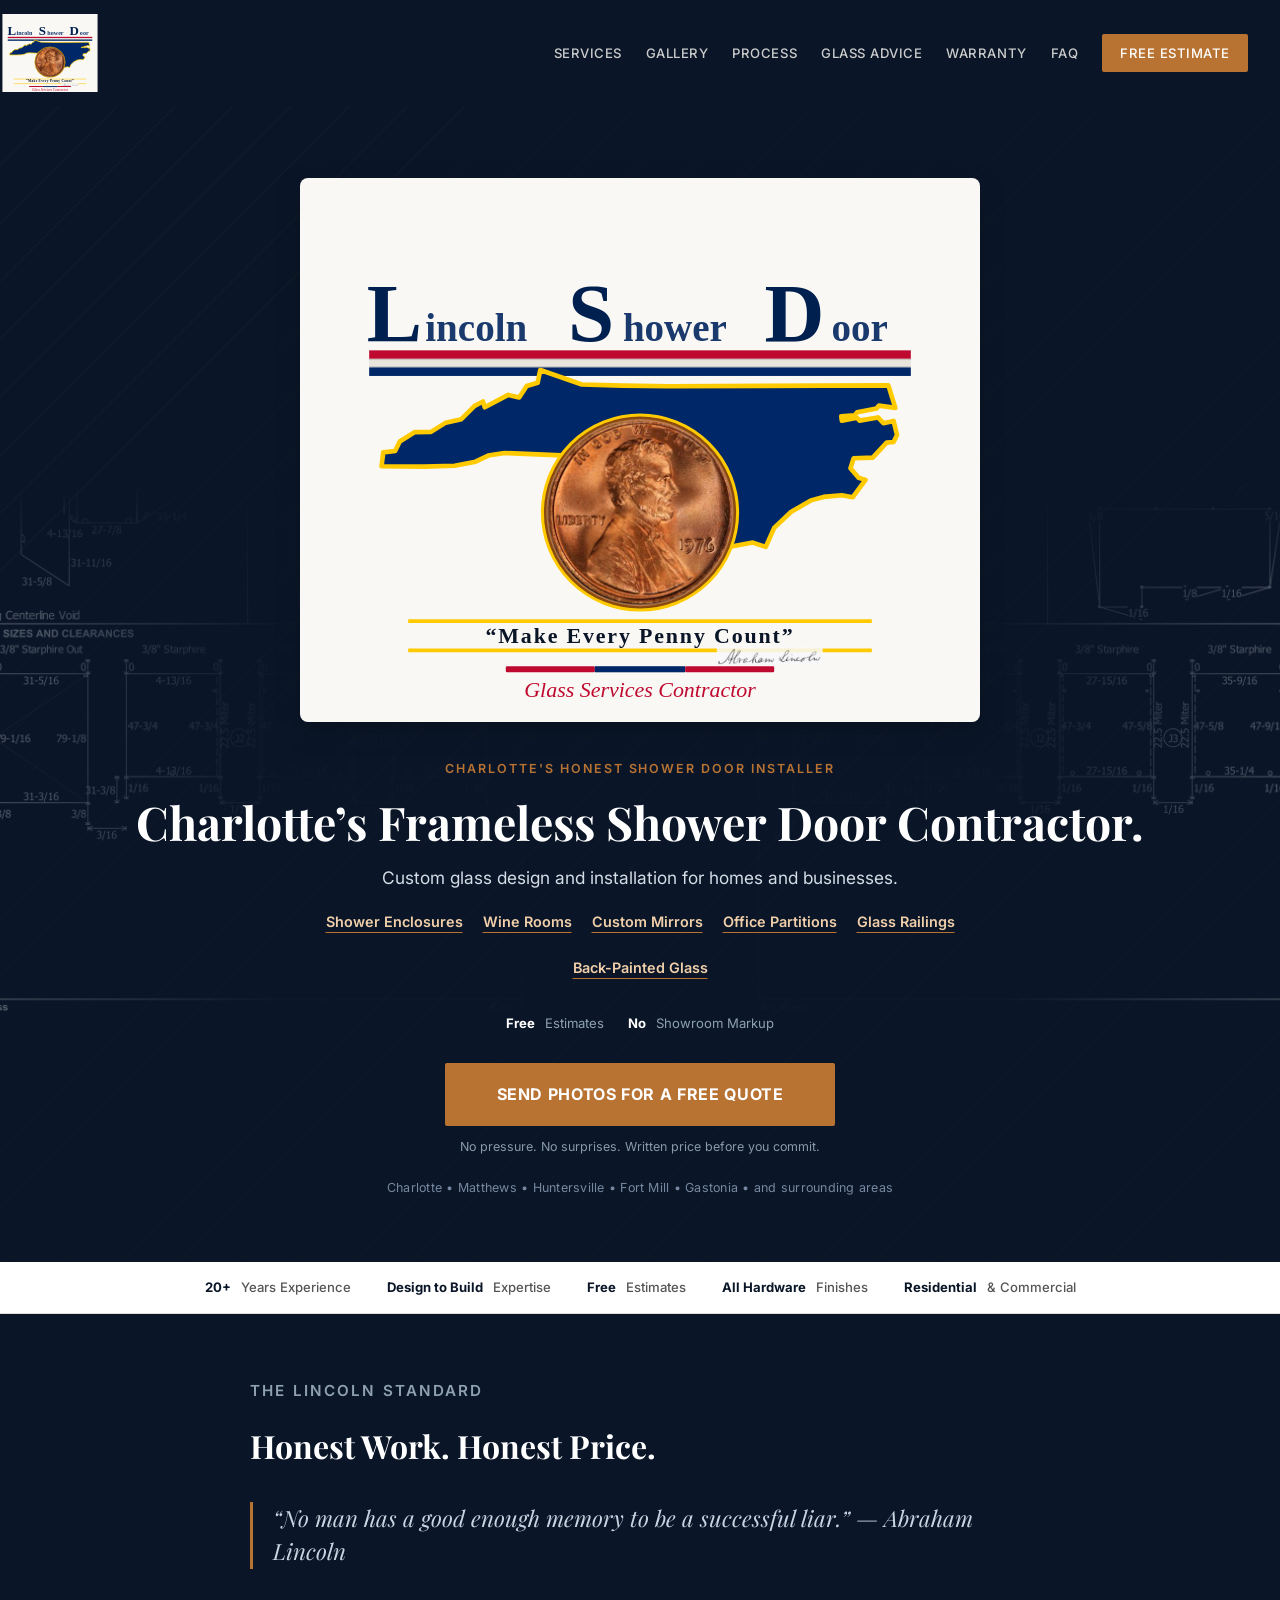
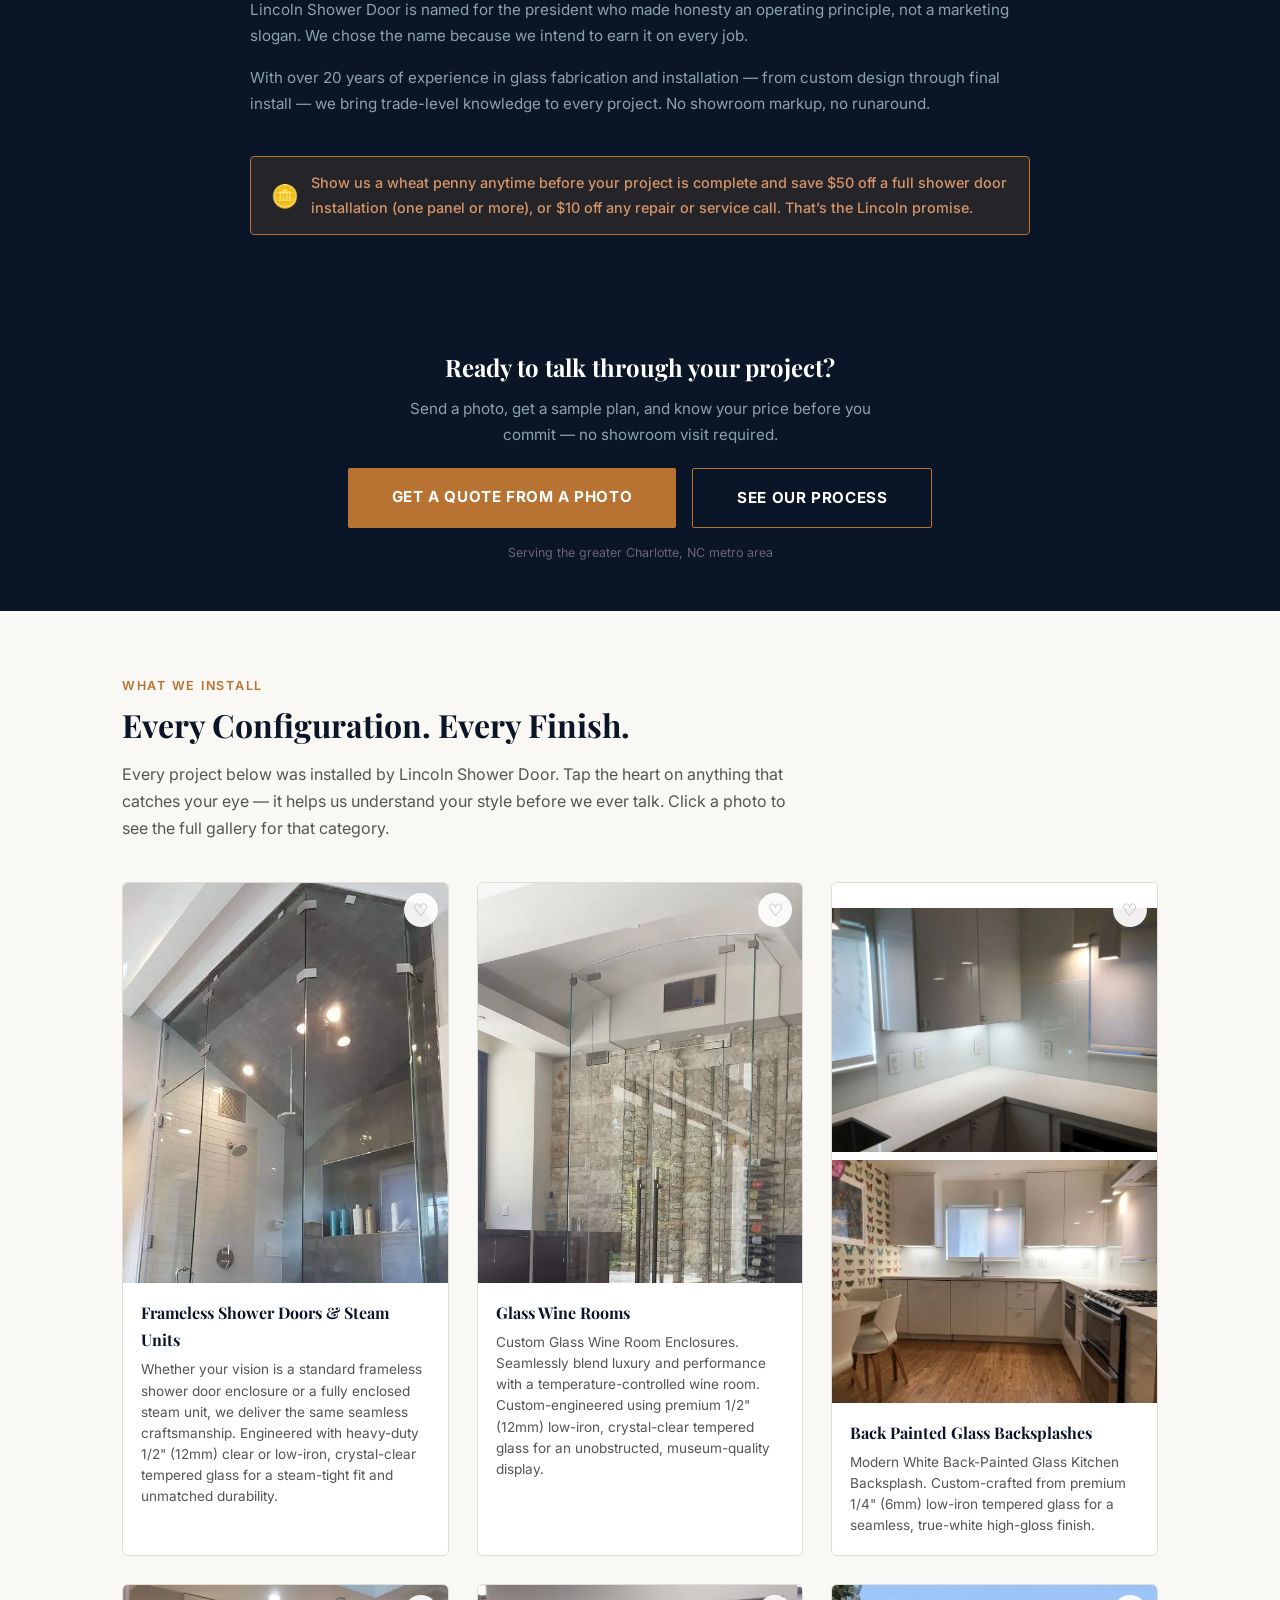
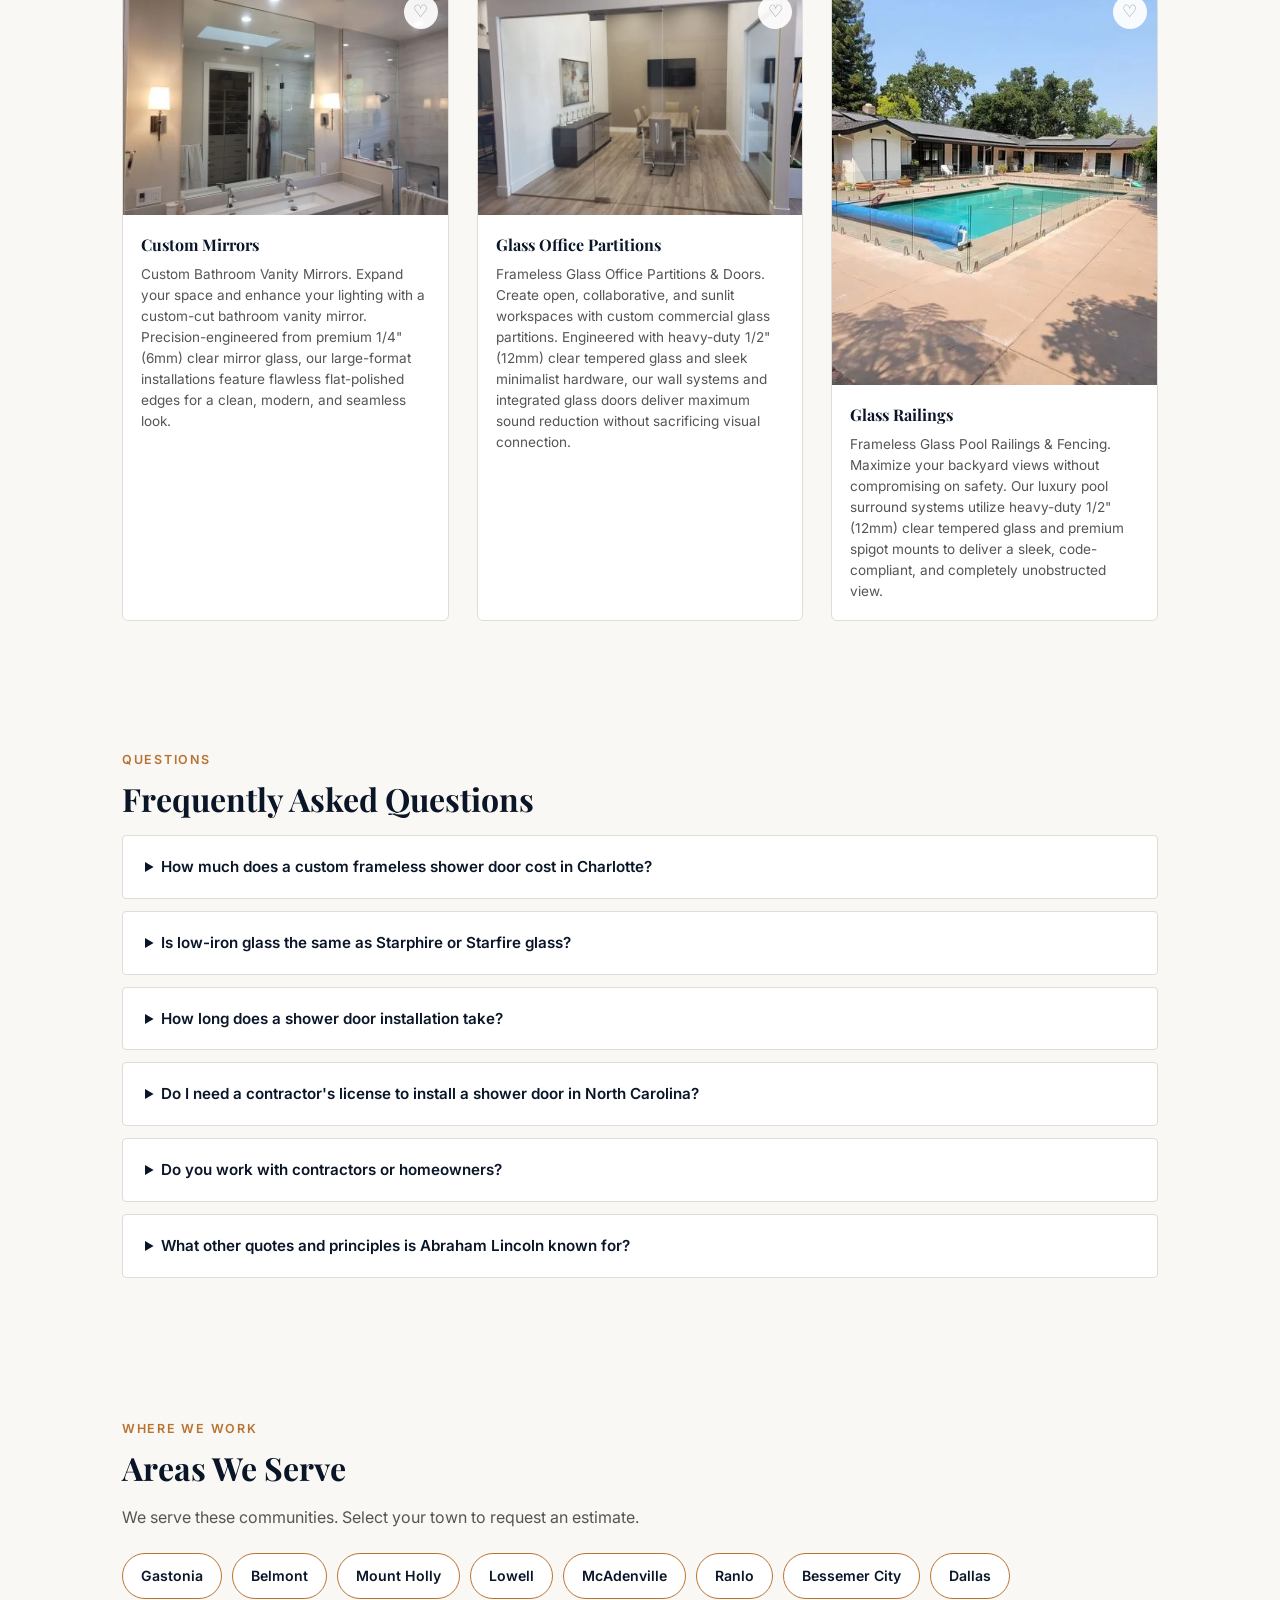
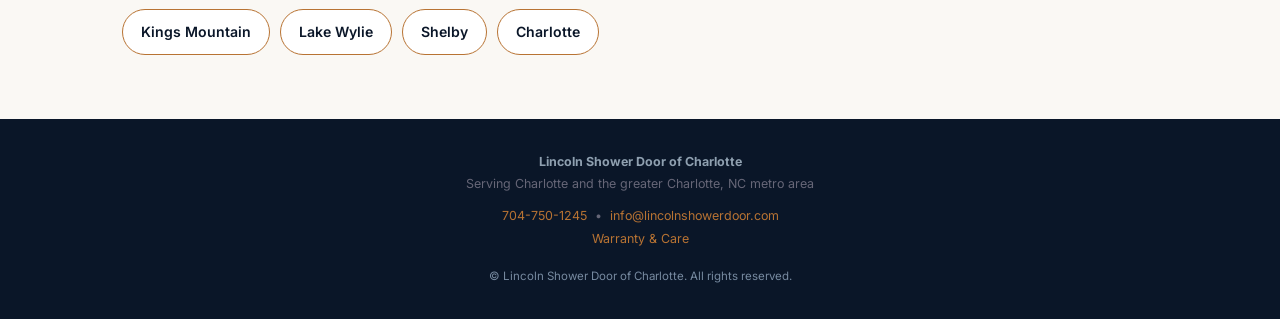
<file: index.html>
<!DOCTYPE html>
<html lang="en">
<head>
<meta charset="UTF-8">
<meta name="viewport" content="width=device-width, initial-scale=1.0">
<title>Lincoln Shower Door of Charlotte | Custom Frameless Glass Contractor</title>
<link rel="icon" type="image/svg+xml" href="lincoln-shower-door-logo.svg">
<link rel="canonical" href="https://lincolnshowerdoor.com/">
<link rel="preconnect" href="https://fonts.googleapis.com">
<link rel="preconnect" href="https://fonts.gstatic.com" crossorigin>
<link rel="preload" as="image" href="blueprint-watermark.webp" type="image/webp" fetchpriority="high">
<link rel="stylesheet" href="https://fonts.googleapis.com/css2?family=Playfair+Display:wght@700&family=Inter:wght@400;500;600&display=swap" media="print" onload="this.media='all'">
<noscript><link rel="stylesheet" href="https://fonts.googleapis.com/css2?family=Playfair+Display:wght@700&family=Inter:wght@400;500;600&display=swap"></noscript>
<meta name="description" content="Charlotte, NC's frameless shower door and custom glass contractor. Frameless shower doors, steam units, glass wine rooms, mirrors, railings, office partitions, and back painted glass backsplashes. 20+ years of glass fabrication and installation experience.">
<meta name="robots" content="index,follow,max-image-preview:large">
<meta property="og:type" content="website">
<meta property="og:site_name" content="Lincoln Shower Door of Charlotte">
<meta property="og:title" content="Lincoln Shower Door of Charlotte | Custom Frameless Glass Contractor">
<meta property="og:description" content="Charlotte, NC's frameless shower door and custom glass contractor. Frameless shower doors, steam units, glass wine rooms, mirrors, railings, office partitions, and back painted glass backsplashes. 20+ years of glass fabrication and installation experience.">
<meta property="og:url" content="https://lincolnshowerdoor.com/">
<meta property="og:image" content="https://lincolnshowerdoor.com/gallery-steam-shower-enclosure-charlotte-nc.jpg">
<meta property="og:image:alt" content="Custom frameless glass steam shower enclosure">
<meta name="twitter:card" content="summary_large_image">

<script type="application/ld+json">
{
  "@context": "https://schema.org",
  "@type": "LocalBusiness",
  "@id": "https://lincolnshowerdoor.com/#business",
  "name": "Lincoln Shower Door of Charlotte",
  "description": "Custom frameless glass shower doors, wine rooms, mirrors, railings, office partitions, and back painted glass backsplashes serving the Charlotte, NC metro area.",
  "telephone": "+1-704-750-1245",
  "email": "info@lincolnshowerdoor.com",
  "url": "https://lincolnshowerdoor.com",
  "areaServed": "Charlotte Metro, NC",
  "priceRange": "$$$"
}
</script>
<script type="application/ld+json">
{
  "@context": "https://schema.org",
  "@type": "FAQPage",
  "mainEntity": [
    {
      "@type": "Question",
      "name": "How much does a custom frameless shower door cost in Charlotte?",
      "acceptedAnswer": { "@type": "Answer", "text": "We quote most projects directly from photos, rough framing, or elevation drawings sent by the customer, before tile is even installed. Final measure happens after a price is agreed on in principle, and it rarely changes the number." }
    },
    {
      "@type": "Question",
      "name": "Is low-iron glass the same as Starphire or Starfire glass?",
      "acceptedAnswer": { "@type": "Answer", "text": "Yes, essentially. Low iron glass, also called crystal clear or ultra clear glass, removes the greenish tint found in standard tempered glass. Starphire and Starfire are two of the most recognized brand names for low-iron glass in the industry." }
    },
    {
      "@type": "Question",
      "name": "How long does a shower door installation take?",
      "acceptedAnswer": { "@type": "Answer", "text": "Once glass is fabricated to your final measurements, installation is typically completed in a single visit. Glass is ordered after measurement and arrives within five to ten business days depending on the configuration." }
    },
    {
      "@type": "Question",
      "name": "Do I need a contractor's license to install a shower door in North Carolina?",
      "acceptedAnswer": { "@type": "Answer", "text": "North Carolina does not require a general contractor's license for projects under $40,000. Lincoln Shower Door is operated by a glass fabrication and installation professional with over 20 years of industry experience." }
    },
    {
      "@type": "Question",
      "name": "Do you work with contractors or homeowners?",
      "acceptedAnswer": { "@type": "Answer", "text": "Both. We frequently partner with general contractors and builders throughout the Charlotte metro area, as well as working directly with homeowners." }
    }
  ]
}
</script>

<style>
*,*::before,*::after{box-sizing:border-box;margin:0;padding:0}
:root{--navy:#0a1628;--penny:#b87333;--penny-light:#d4956a;--cream:#faf8f4;--text:#1a1a1a;--muted:#555;--border:#e0ddd8;--red:#BF0A30}
html{scroll-behavior:smooth}
body{font-family:'Inter',sans-serif;font-size:16px;color:var(--text);background:var(--cream);line-height:1.7;padding-bottom:0}

.hero-logo-card{display:inline-block;width:100%;max-width:680px;background:var(--cream);border-radius:8px;padding:26px 35px 18px;margin-bottom:28px;box-shadow:0 8px 24px rgba(0,0,0,0.25)}
.hero-logo-card img{width:100%;height:auto;display:block;margin:0 auto}
@media(max-width:600px){.hero-logo-card{max-width:480px}}
.flag-stripe div{flex:1}
.flag-stripe div:nth-child(1){background:var(--red)}
.flag-stripe div:nth-child(2){background:#fff}
.flag-stripe div:nth-child(3){background:var(--navy)}

.sticky-cta{display:none;position:fixed;bottom:0;left:0;right:0;z-index:200;background:var(--penny);padding:14px 20px;text-align:center}
.sticky-cta a{color:#fff;font-weight:700;font-size:1rem;text-decoration:none;letter-spacing:.04em;text-transform:uppercase}
@media(max-width:600px){.sticky-cta{display:block}body{padding-bottom:60px}}

nav{background:var(--navy);padding:14px 32px 14px 0;display:flex;flex-wrap:wrap;justify-content:space-between;align-items:center;position:sticky;top:0;z-index:100}
.nav-logo img{height:78px;display:block;border-radius:3px}
/* NOTE: -200px left margin was reached empirically through live testing on 7/23/26.
   The math (nav padding-left:0) suggested this should need ~0px, not -200px.
   Root cause unconfirmed. If nav layout is edited again, re-verify this value
   visually rather than assuming it's still correct. */
.nav-logo{display:block;margin:0 0 0 -200px}
.nav-links{display:flex;gap:24px;align-items:center}
.nav-links a{color:#ccc;text-decoration:none;font-size:0.82rem;font-weight:500;letter-spacing:.04em;text-transform:uppercase;transition:color .2s}
.nav-links a:hover{color:var(--penny)}
.nav-cta{background:var(--penny);color:#fff !important;padding:8px 18px;border-radius:2px}
.nav-cta:hover{background:var(--penny-light) !important}
.nav-toggle{display:none;background:none;border:none;cursor:pointer;padding:8px;width:44px;height:44px;align-items:center;justify-content:center}
.nav-toggle span,.nav-toggle span::before,.nav-toggle span::after{display:block;background:#fff;height:2px;width:24px;border-radius:2px;position:relative;transition:background .2s}
.nav-toggle span::before,.nav-toggle span::after{content:'';position:absolute;left:0}
.nav-toggle span::before{top:-7px}
.nav-toggle span::after{top:7px}
.nav-toggle[aria-expanded="true"] span{background:transparent}
.nav-toggle[aria-expanded="true"] span::before{top:0;transform:rotate(45deg)}
.nav-toggle[aria-expanded="true"] span::after{top:0;transform:rotate(-45deg)}

.hero{background-color:var(--navy);background-image:linear-gradient(90deg, rgba(10,22,40,0.25) 0%, rgba(10,22,40,0.97) 22%, rgba(10,22,40,0.97) 78%, rgba(10,22,40,0.25) 100%),url('blueprint-watermark.webp'),url('blueprint-watermark.webp');background-repeat:no-repeat,no-repeat,no-repeat;background-position:center,left -80px top 60%,right -80px top 60%;background-size:100% 100%,640px auto,640px auto;color:#fff;padding:72px 32px 64px;text-align:center;position:relative;overflow:hidden}
@media (max-width:900px){.hero{background-size:100% 100%,380px auto,380px auto}}
.hero::before{content:'';position:absolute;inset:0;background:repeating-linear-gradient(-45deg,transparent,transparent 40px,rgba(184,115,51,0.04) 40px,rgba(184,115,51,0.04) 41px)}
.hero>*{position:relative;z-index:1}
.hero-eyebrow{font-size:0.78rem;font-weight:600;letter-spacing:.16em;text-transform:uppercase;color:var(--penny);margin-bottom:16px}
.hero h1{font-family:'Playfair Display',serif;font-size:clamp(1.9rem,4.5vw,2.9rem);line-height:1.15;margin-bottom:14px}
.hero h1 span{color:var(--penny)}
.hero-sub{font-size:1rem;color:#b0bcc8;max-width:520px;margin:0 auto 22px}
.hero-trust{display:flex;justify-content:center;align-items:center;gap:24px;margin-bottom:28px;flex-wrap:wrap}
.hero-trust-item{font-size:0.82rem;color:#8fa0b0;display:flex;align-items:center;gap:6px}
.hero-trust-item strong{color:#fff}
.stars{color:var(--penny);font-size:1rem;letter-spacing:2px}
.hero-cta-primary{display:inline-block;background:var(--penny);color:#fff;text-decoration:none;padding:18px 52px;font-weight:700;font-size:1rem;letter-spacing:.04em;text-transform:uppercase;border-radius:2px;transition:background .2s;min-width:280px}
.hero-cta-primary:hover{background:var(--penny-light)}
.hero-cta-sub{margin-top:10px;font-size:0.78rem;color:#8899aa}
.hero-area{margin-top:20px;font-size:0.78rem;color:#7788a0;letter-spacing:.02em}

.trust-bar{background:#fff;border-bottom:1px solid var(--border);padding:14px 32px;display:flex;justify-content:center;gap:36px;flex-wrap:wrap}
.trust-bar-item{font-size:0.82rem;color:var(--muted);display:flex;align-items:center;gap:6px;font-weight:500}
.trust-bar-item strong{color:var(--navy)}

.story-band{background:var(--navy);color:#fff;padding:64px 32px}
.story-inner{max-width:780px;margin:0 auto}
.section-label{font-size:0.78rem;font-weight:600;letter-spacing:.14em;text-transform:uppercase;color:var(--penny);margin-bottom:10px}
.story-band h2{color:#fff;font-family:'Playfair Display',serif;font-size:clamp(1.5rem,3vw,2rem);margin-bottom:16px}
.story-band blockquote{border-left:3px solid var(--penny);padding-left:20px;margin:28px 0;font-family:'Playfair Display',serif;font-size:1.4rem;color:#c8d4e0;font-style:italic;line-height:1.5}
.story-band p{color:#8fa0b0;font-size:0.95rem;margin-bottom:16px}
.penny-promo{display:inline-flex;align-items:center;gap:12px;background:rgba(184,115,51,0.15);border:1px solid var(--penny);border-radius:4px;padding:14px 20px;margin-top:24px;font-size:0.9rem;color:var(--penny-light);font-weight:500}

.section-wrap{max-width:1100px;margin:0 auto;padding:64px 32px}
.section-wrap h2{font-family:'Playfair Display',serif;font-size:clamp(1.5rem,3vw,2rem);color:var(--navy);margin-bottom:16px;line-height:1.2}
.intro-text{max-width:680px;color:var(--muted);font-size:1rem;margin-bottom:40px}

.mid-cta{background:var(--navy);padding:48px 32px;text-align:center}
.mid-cta p{color:#8fa0b0;font-size:0.95rem;margin-bottom:20px;max-width:480px;margin-left:auto;margin-right:auto}
.mid-cta h3{font-family:'Playfair Display',serif;color:#fff;font-size:1.5rem;margin-bottom:8px}
.btn-primary{display:inline-block;background:var(--penny);color:#fff;text-decoration:none;padding:16px 44px;font-weight:700;font-size:0.95rem;letter-spacing:.04em;text-transform:uppercase;border-radius:2px;transition:background .2s;min-width:240px}
.btn-primary:hover{background:var(--penny-light)}
.btn-sub{display:block;margin-top:14px;font-size:0.78rem;color:#667}
.mid-cta-choices{display:flex;gap:16px;justify-content:center;flex-wrap:wrap}
.btn-secondary{display:inline-block;background:transparent;color:#fff;text-decoration:none;padding:16px 44px;font-weight:700;font-size:0.95rem;letter-spacing:.04em;text-transform:uppercase;border-radius:2px;border:1px solid var(--penny);transition:background .2s;min-width:240px}
.btn-secondary:hover{background:rgba(184,115,51,0.15)}

.services-grid{display:grid;grid-template-columns:repeat(auto-fit,minmax(220px,1fr));gap:20px;margin-top:32px}
.service-card{background:#fff;border:1px solid var(--border);border-radius:4px;padding:24px 20px}
.service-card h3{font-family:'Playfair Display',serif;font-size:1rem;color:var(--navy);margin-bottom:8px}
.service-card p{font-size:0.88rem;color:var(--muted);line-height:1.6}

.gallery-grid{display:grid;grid-template-columns:repeat(3,1fr);gap:28px;margin-top:32px}
.gallery-item{background:#fff;border:1px solid var(--border);border-radius:6px;overflow:hidden;display:flex;flex-direction:column}
.gallery-photo{position:relative;height:400px;background:#ddd}
.gallery-photo picture,.photo-pair picture{display:contents}
.gallery-photo img{width:100%;height:100%;object-fit:cover;display:block;object-position:center 50%}
.gallery-item[data-id="steam-shower"] .gallery-photo img{object-position:center top}
.gallery-item[data-id="wine-room"] .gallery-photo img{object-position:center top;transform:scale(1.18);transform-origin:center top}
.gallery-item[data-id="wine-room"] .gallery-photo{overflow:hidden}
.gallery-item[data-id="backsplash"] .gallery-photo{height:520px}
.gallery-item[data-id="mirror"] .gallery-photo,.gallery-item[data-id="office"] .gallery-photo{height:230px}
.photo-pair{display:grid;grid-template-columns:1fr;grid-template-rows:1fr 1fr;gap:4px;width:100%;height:100%;background:#ffffff}
.photo-pair img{width:100%;height:100%;object-fit:cover;display:block}
.gallery-item a.tile-link{position:absolute;inset:0;z-index:1}
.gallery-text{padding:16px 18px 18px}
.gallery-text h3{font-family:'Playfair Display',serif;font-size:1rem;color:var(--navy);margin-bottom:6px}
.gallery-text p{font-size:0.85rem;color:var(--muted);line-height:1.55}
.heart-btn{position:absolute;top:10px;right:10px;z-index:3;width:34px;height:34px;border-radius:50%;background:rgba(255,255,255,0.92);border:none;cursor:pointer;display:flex;align-items:center;justify-content:center;font-size:17px;color:#999}
.heart-btn.saved{color:var(--red)}
.heart-btn:hover{background:#fff}
.comment-box{display:none;padding:8px 18px 14px;background:#faf8f4}
.comment-box.show{display:block}
.comment-box input{width:100%;font-size:12px;font-family:'Inter',sans-serif;padding:7px;border:1px solid var(--border);border-radius:3px}

.faq-item{background:#fff;border:1px solid var(--border);border-radius:4px;padding:18px 22px;margin-bottom:12px}
.faq-item summary{cursor:pointer;font-weight:600;color:var(--navy);font-size:0.95rem;font-family:'Inter',sans-serif}
.faq-item p{margin-top:10px;font-size:0.9rem;color:var(--muted)}

footer{background:var(--navy);color:#667;padding:32px;text-align:center;font-size:0.78rem;line-height:1.8}
footer a{color:var(--penny);text-decoration:none}

.vision-tray{position:fixed;bottom:70px;right:20px;background:var(--navy);color:#fff;padding:12px 18px;border-radius:30px;font-size:0.85rem;box-shadow:0 4px 14px rgba(0,0,0,0.3);cursor:pointer;display:none;align-items:center;gap:8px;z-index:150;border:1px solid var(--penny)}
.vision-tray.show{display:flex}
.vision-tray .count{background:var(--penny);color:#fff;border-radius:50%;width:22px;height:22px;display:flex;align-items:center;justify-content:center;font-weight:700;font-size:12px}
@media(max-width:600px){.vision-tray{bottom:76px}}

@media(max-width:700px){
  .gallery-grid{grid-template-columns:repeat(2,1fr)}
}
@media(max-width:600px){
  nav{padding:10px 16px}
  .nav-toggle{display:flex}
  .nav-links{order:3;width:100%;background:var(--navy);flex-direction:column;align-items:stretch;gap:0;max-height:0;overflow:hidden;transition:max-height .25s ease}
  .nav-links.open{max-height:400px;margin-top:14px;border-top:1px solid rgba(255,255,255,0.1)}
  .nav-links a{padding:16px 24px;font-size:0.85rem;border-bottom:1px solid rgba(255,255,255,0.08)}
  .nav-cta{margin:12px 24px;text-align:center;border-radius:2px}
  .hero{padding:56px 20px 80px}
  .section-wrap{padding:48px 20px}
  .story-band,.mid-cta{padding:48px 20px}
  .trust-bar{gap:20px;padding:14px 20px}
}
/* Contact options: estimate form on desktop; call and text on mobile. */
.mobile-contact{display:none}
.sticky-cta{gap:16px;justify-content:center;align-items:center}
.sticky-cta a{font-size:.8rem}
@media(max-width:600px){
  .desktop-contact{display:none}
  div.mobile-contact{display:flex;flex-direction:column;align-items:center;gap:12px}
  a.mobile-contact{display:inline-block}
  .sticky-cta{display:flex}
}
.sticky-cta{gap:20px}.sticky-cta a:first-child{flex:1}.sticky-cta a{letter-spacing:0}
.vision-tray{text-decoration:none}
@media(max-width:600px){.sticky-cta{padding:14px 16px}.sticky-cta a{font-size:.75rem}.hero-cta-primary{min-width:0;width:100%;max-width:360px;padding:18px 14px;font-size:.87rem}.hero>.mobile-contact{flex-direction:row;justify-content:center;margin-top:14px;gap:12px}.hero>.mobile-contact .btn-secondary{min-width:0;padding:10px 20px;font-size:.82rem}.vision-tray{bottom:78px}}
.town-chips{display:flex;flex-wrap:wrap;gap:10px;margin-top:22px}
.town-chip{display:inline-block;padding:10px 18px;border:1px solid var(--penny);border-radius:999px;color:var(--navy);background:#fff;text-decoration:none;font-weight:600;font-size:.88rem;transition:background .2s}
.town-chip:hover{background:rgba(184,115,51,.12)}
.hero .hero-services-intro{margin-bottom:8px;max-width:640px;color:#d4dde6;font-size:1.08rem}.hero-service-links{display:flex;flex-wrap:wrap;justify-content:center;gap:2px 16px;max-width:710px;margin:0 auto 22px}.hero-service-links a{display:inline-flex;align-items:center;min-height:44px;padding:6px 2px;color:#f1cfaa;font-size:.9rem;font-weight:600;text-decoration:underline;text-decoration-color:#b87333;text-underline-offset:5px}.hero-service-links a:hover{color:#fff;text-decoration-color:#fff}.hero-service-links a:focus-visible{outline:3px solid #d4956a;outline-offset:4px;border-radius:2px}@media(max-width:600px){.hero .hero-services-intro{font-size:1rem}.hero-service-links{column-gap:16px;row-gap:0}.hero-service-links a{font-size:.85rem}}
</style>
</head>
<body>

<div class="sticky-cta">
  <a href="estimate.html">Upload Photos &middot; Free Quote</a><a href="tel:+17047501245">Call</a><a href="sms:+17047501245">Text</a>
</div>

<nav>
  <a class="nav-logo" href="index.html" aria-label="Lincoln Shower Door of Charlotte home"><img src="lincoln-shower-door-logo.svg" width="500" height="410" alt="Lincoln Shower Door of Charlotte logo"></a>
  <button class="nav-toggle" id="navToggle" aria-label="Menu" aria-expanded="false" aria-controls="navLinks"><span></span></button>
  <div class="nav-links" id="navLinks">
    <a href="#services">Services</a>
    <a href="gallery.html">Gallery</a>
    <a href="process.html">Process</a>
    <a href="blog/">Glass Advice</a>
    <a href="/warranty/">Warranty</a>
    <a href="#faq">FAQ</a>
    <a href="estimate.html" class="nav-cta">Free Estimate</a>
  </div>
</nav>

<div class="flag-stripe"><div></div><div></div><div></div></div>

<main>
<div class="hero">
  <div class="hero-logo-card"><img src="lincoln-shower-door-logo.svg" width="500" height="410" alt="Lincoln Shower Door of Charlotte logo"></div>
  <p class="hero-eyebrow">Charlotte's Honest Shower Door Installer</p>
  <h1>Charlotte&rsquo;s Frameless Shower Door Contractor.</h1>
  <p class="hero-sub hero-services-intro">Custom glass design and installation for homes and businesses.</p>
  <div class="hero-service-links" role="group" aria-label="Explore our glass services">
    <a href="gallery.html#frameless-showers">Shower Enclosures</a>
    <a href="gallery.html#wine-rooms">Wine Rooms</a>
    <a href="gallery.html#mirrors-and-glass-shelves">Custom Mirrors</a>
    <a href="gallery.html#offices-and-commercial">Office Partitions</a>
    <a href="gallery.html#glass-railings">Glass Railings</a>
    <a href="gallery.html#back-painted-glass">Back-Painted Glass</a>
  </div>
  <div class="hero-trust">
    <div class="hero-trust-item"><strong>Free</strong>&nbsp;Estimates</div>
    <div class="hero-trust-item"><strong>No</strong>&nbsp;Showroom Markup</div>
  </div>
  <a href="estimate.html" class="hero-cta-primary">Send Photos for a Free Quote</a>
  <div class="mobile-contact">
    <a href="tel:+17047501245" class="btn-secondary">Call</a>
    <a href="sms:+17047501245" class="btn-secondary">Text a Photo</a>
  </div>
  <p class="hero-cta-sub">No pressure. No surprises. Written price before you commit.</p>
  <p class="hero-area">Charlotte &bull; Matthews &bull; Huntersville &bull; Fort Mill &bull; Gastonia &bull; and surrounding areas</p>
</div>

<div class="trust-bar">
  <div class="trust-bar-item"><strong>20+</strong>&nbsp;Years Experience</div>
  <div class="trust-bar-item"><strong>Design to Build</strong>&nbsp;Expertise</div>
  <div class="trust-bar-item"><strong>Free</strong>&nbsp;Estimates</div>
  <div class="trust-bar-item"><strong>All Hardware</strong>&nbsp;Finishes</div>
  <div class="trust-bar-item"><strong>Residential</strong>&nbsp;&amp; Commercial</div>
</div>

<div class="story-band">
  <div class="story-inner">
    <p class="section-label">The Lincoln Standard</p>
    <h2>Honest Work. Honest Price.</h2>
    <blockquote>&ldquo;No man has a good enough memory to be a successful liar.&rdquo; &mdash; Abraham Lincoln</blockquote>
    <p>Lincoln Shower Door is named for the president who made honesty an operating principle, not a marketing slogan. We chose the name because we intend to earn it on every job.</p>
    <p>With over 20 years of experience in glass fabrication and installation &mdash; from custom design through final install &mdash; we bring trade-level knowledge to every project. No showroom markup, no runaround.</p>
    <div class="penny-promo">
      <span style="font-size:1.4rem">&#129689;</span>
      <span>Show us a wheat penny anytime before your project is complete and save $50 off a full shower door installation (one panel or more), or $10 off any repair or service call. That&rsquo;s the Lincoln promise.</span>
    </div>
  </div>
</div>

<div class="mid-cta">
  <h3>Ready to talk through your project?</h3>
  <p>Send a photo, get a sample plan, and know your price before you commit &mdash; no showroom visit required.</p>
  <div class="mid-cta-choices">
    <a href="estimate.html" class="btn-primary">Get a Quote from a Photo</a>
    <a href="tel:+17047501245" class="btn-secondary mobile-contact">Call Instead</a>
    <a href="sms:+17047501245" class="btn-secondary mobile-contact">Text a Photo</a>
    <a href="process.html?style=frameless-shower-doors" class="btn-secondary">See Our Process</a>
  </div>
  <span class="btn-sub">Serving the greater Charlotte, NC metro area</span>
</div>

<section class="section-wrap" id="services">
  <p class="section-label">What We Install</p>
  <h2>Every Configuration. Every Finish.</h2>
  <p class="intro-text">Every project below was installed by Lincoln Shower Door. Tap the heart on anything that catches your eye &mdash; it helps us understand your style before we ever talk. Click a photo to see the full gallery for that category.</p>
  <span id="gallery"></span>
  <div class="gallery-grid">

    <div class="gallery-item" data-id="steam-shower">
      <div class="gallery-photo">
      <a class="tile-link" href="gallery.html#frameless-showers" aria-label="See more Frameless Shower Doors & Steam Units"></a>
      <picture><source srcset="gallery-steam-shower-enclosure-charlotte-nc.webp" type="image/webp"><img src="gallery-steam-shower-enclosure-charlotte-nc.jpg" loading="lazy" alt="Custom frameless glass steam shower enclosure Charlotte NC"></picture>
      <button class="heart-btn" onclick="toggleSave(event,'steam-shower','Frameless Shower Doors & Steam Units')">&#9825;</button>
      </div>
      <div class="comment-box"><input type="text" placeholder="What caught your eye here?" oninput="saveComment(event,'steam-shower')"></div>
      <div class="gallery-text">
        <h3>Frameless Shower Doors & Steam Units</h3>
        <p>Whether your vision is a standard frameless shower door enclosure or a fully enclosed steam unit, we deliver the same seamless craftsmanship. Engineered with heavy-duty 1/2" (12mm) clear or low-iron, crystal-clear tempered glass for a steam-tight fit and unmatched durability.</p>
      </div>
    </div>

    <div class="gallery-item" data-id="wine-room">
      <div class="gallery-photo">
      <a class="tile-link" href="gallery.html#wine-rooms" aria-label="See more Glass Wine Rooms"></a>
      <picture><source srcset="gallery-glass-wine-room-charlotte-nc.webp" type="image/webp"><img src="gallery-glass-wine-room-charlotte-nc.jpg" loading="lazy" alt="Custom glass wine room enclosure Charlotte NC"></picture>
      <button class="heart-btn" onclick="toggleSave(event,'wine-room','Glass Wine Rooms')">&#9825;</button>
      </div>
      <div class="comment-box"><input type="text" placeholder="What caught your eye here?" oninput="saveComment(event,'wine-room')"></div>
      <div class="gallery-text">
        <h3>Glass Wine Rooms</h3>
        <p>Custom Glass Wine Room Enclosures. Seamlessly blend luxury and performance with a temperature-controlled wine room. Custom-engineered using premium 1/2" (12mm) low-iron, crystal-clear tempered glass for an unobstructed, museum-quality display.</p>
      </div>
    </div>

    <div class="gallery-item" data-id="backsplash">
      <div class="gallery-photo">
      <a class="tile-link" href="gallery.html#back-painted-glass" aria-label="See more Back Painted Glass Backsplashes"></a>
      <div class="photo-pair"><picture><source srcset="gallery-backpainted-glass-backsplash-charlotte-nc-1.webp" type="image/webp"><img src="gallery-backpainted-glass-backsplash-charlotte-nc-1.jpg" loading="lazy" alt="White back painted glass kitchen backsplash Charlotte NC"></picture><picture><source srcset="gallery-backpainted-glass-backsplash-charlotte-nc-2.webp" type="image/webp"><img src="gallery-backpainted-glass-backsplash-charlotte-nc-2.jpg" loading="lazy" alt="Back painted glass kitchen backsplash behind sink Charlotte NC"></picture></div>
      <button class="heart-btn" onclick="toggleSave(event,'backsplash','Back Painted Glass Backsplashes')">&#9825;</button>
      </div>
      <div class="comment-box"><input type="text" placeholder="What caught your eye here?" oninput="saveComment(event,'backsplash')"></div>
      <div class="gallery-text">
        <h3>Back Painted Glass Backsplashes</h3>
        <p>Modern White Back-Painted Glass Kitchen Backsplash. Custom-crafted from premium 1/4" (6mm) low-iron tempered glass for a seamless, true-white high-gloss finish.</p>
      </div>
    </div>

    <div class="gallery-item" data-id="mirror">
      <div class="gallery-photo">
      <a class="tile-link" href="gallery.html#mirrors-and-glass-shelves" aria-label="See more Custom Mirrors"></a>
      <picture><source srcset="gallery-custom-vanity-mirror-charlotte-nc.webp" type="image/webp"><img src="gallery-custom-vanity-mirror-charlotte-nc.jpg" loading="lazy" alt="Custom bathroom vanity mirror Charlotte NC"></picture>
      <button class="heart-btn" onclick="toggleSave(event,'mirror','Custom Mirrors')">&#9825;</button>
      </div>
      <div class="comment-box"><input type="text" placeholder="What caught your eye here?" oninput="saveComment(event,'mirror')"></div>
      <div class="gallery-text">
        <h3>Custom Mirrors</h3>
        <p>Custom Bathroom Vanity Mirrors. Expand your space and enhance your lighting with a custom-cut bathroom vanity mirror. Precision-engineered from premium 1/4" (6mm) clear mirror glass, our large-format installations feature flawless flat-polished edges for a clean, modern, and seamless look.</p>
      </div>
    </div>

    <div class="gallery-item" data-id="office">
      <div class="gallery-photo">
      <a class="tile-link" href="gallery.html#offices-and-commercial" aria-label="See more Glass Office Partitions"></a>
      <picture><source srcset="gallery-glass-office-partitions-charlotte-nc.webp" type="image/webp"><img src="gallery-glass-office-partitions-charlotte-nc.jpg" loading="lazy" alt="Frameless glass office partitions Charlotte NC"></picture>
      <button class="heart-btn" onclick="toggleSave(event,'office','Glass Office Partitions')">&#9825;</button>
      </div>
      <div class="comment-box"><input type="text" placeholder="What caught your eye here?" oninput="saveComment(event,'office')"></div>
      <div class="gallery-text">
        <h3>Glass Office Partitions</h3>
        <p>Frameless Glass Office Partitions & Doors. Create open, collaborative, and sunlit workspaces with custom commercial glass partitions. Engineered with heavy-duty 1/2" (12mm) clear tempered glass and sleek minimalist hardware, our wall systems and integrated glass doors deliver maximum sound reduction without sacrificing visual connection.</p>
      </div>
    </div>

    <div class="gallery-item" data-id="railing">
      <div class="gallery-photo">
      <a class="tile-link" href="gallery.html#glass-railings" aria-label="See more Glass Railings"></a>
      <picture><source srcset="gallery-glass-pool-railing-charlotte-nc.webp" type="image/webp"><img src="gallery-glass-pool-railing-charlotte-nc.jpg" loading="lazy" alt="Frameless glass pool railing Charlotte NC"></picture>
      <button class="heart-btn" onclick="toggleSave(event,'railing','Glass Railings')">&#9825;</button>
      </div>
      <div class="comment-box"><input type="text" placeholder="What caught your eye here?" oninput="saveComment(event,'railing')"></div>
      <div class="gallery-text">
        <h3>Glass Railings</h3>
        <p>Frameless Glass Pool Railings & Fencing. Maximize your backyard views without compromising on safety. Our luxury pool surround systems utilize heavy-duty 1/2" (12mm) clear tempered glass and premium spigot mounts to deliver a sleek, code-compliant, and completely unobstructed view.</p>
      </div>
    </div>

  </div>
</section>

<section class="section-wrap" id="faq">
  <p class="section-label">Questions</p>
  <h2>Frequently Asked Questions</h2>
  <details class="faq-item">
    <summary>How much does a custom frameless shower door cost in Charlotte?</summary>
    <p>We quote most projects directly from photos you send us &mdash; even rough framing or elevation drawings, before tile is installed. See our <a href="process.html">full process</a> for details. Final measure happens after we&rsquo;ve agreed on a price in principle, and it rarely changes the number. That means you get an accurate price fast, without waiting on a technician visit and days of processing.</p>
  </details>
  <details class="faq-item">
    <summary>Is low-iron glass the same as Starphire or Starfire glass?</summary>
    <p>Yes, essentially. Low iron glass (also called crystal clear or ultra clear glass) removes the greenish tint found in standard tempered glass. Starphire&reg; and Starfire&reg; are two of the most recognized brand names for low-iron glass in the industry. We offer both standard clear and low-iron glass depending on your project and budget.</p>
  </details>
    <details class="faq-item">
    <summary>How long does a shower door installation take?</summary>
    <p>Once glass is fabricated to your final measurements, installation is typically completed in a single visit. Glass is ordered after measurement and arrives within five to ten business days depending on the configuration.</p>
  </details>
  <details class="faq-item">
    <summary>Do I need a contractor's license to install a shower door in North Carolina?</summary>
    <p>North Carolina does not require a general contractor's license for projects under $40,000. Lincoln Shower Door is operated by a glass fabrication and installation professional with over 20 years of industry experience.</p>
  </details>
  <details class="faq-item">
    <summary>Do you work with contractors or homeowners?</summary>
    <p>Both. We frequently partner with general contractors and builders throughout the Charlotte metro area, as well as working directly with homeowners.</p>
  </details>
  <details class="faq-item">
    <summary>What other quotes and principles is Abraham Lincoln known for?</summary>
    <p>Lincoln&rsquo;s words on honesty, resolve, and character are part of why we chose this name:</p>
    <p>&ldquo;Whatever you are, be a good one.&rdquo;<br>
    &ldquo;I am a slow walker, but I never walk back.&rdquo;<br>
    &ldquo;Give me six hours to chop down a tree and I will spend the first four sharpening the axe.&rdquo; (attributed to Lincoln, unverified)<br>
    &ldquo;Always bear in mind that your own resolution to succeed is more important than any other one thing.&rdquo;<br>
    &ldquo;Character is like a tree and reputation like its shadow.&rdquo;<br>
    &ldquo;Nearly all men can stand adversity, but if you want to test a man&rsquo;s character, give him power.&rdquo;<br>
    &ldquo;In the end, it&rsquo;s not the years in your life that count. It&rsquo;s the life in your years.&rdquo;<br>
    &ldquo;You cannot escape the responsibility of tomorrow by evading it today.&rdquo;<br>
    &ldquo;A house divided against itself cannot stand.&rdquo;<br>
    &ldquo;I am not bound to win, but I am bound to be true.&rdquo;<br>
    &ldquo;Discourage litigation. Persuade your neighbors to compromise whenever you can.&rdquo;<br>
    &ldquo;Let us have faith that right makes might.&rdquo;<br>
    &ldquo;Achievement is not always success while reputable action is always the substance of it.&rdquo;<br>
    &ldquo;No man has a good enough memory to be a successful liar.&rdquo;</p>
  </details>
</section>

<section class="section-wrap" id="areas">
  <p class="section-label">Where We Work</p>
  <h2>Areas We Serve</h2>
  <p class="intro-text" style="margin-bottom:0">We serve these communities. Select your town to request an estimate.</p>
  <div class="town-chips">
    <a class="town-chip" href="shower-doors-gastonia.html" aria-label="Frameless shower doors in Gastonia, NC">Gastonia</a>
    <a class="town-chip" href="shower-doors-belmont.html" aria-label="Frameless shower doors in Belmont, NC">Belmont</a>
    <a class="town-chip" href="estimate.html" aria-label="Request an estimate in Mount Holly">Mount Holly</a>
    <a class="town-chip" href="estimate.html" aria-label="Request an estimate in Lowell">Lowell</a>
    <a class="town-chip" href="estimate.html" aria-label="Request an estimate in McAdenville">McAdenville</a>
    <a class="town-chip" href="estimate.html" aria-label="Request an estimate in Ranlo">Ranlo</a>
    <a class="town-chip" href="estimate.html" aria-label="Request an estimate in Bessemer City">Bessemer City</a>
    <a class="town-chip" href="estimate.html" aria-label="Request an estimate in Dallas">Dallas</a>
    <a class="town-chip" href="estimate.html" aria-label="Request an estimate in Kings Mountain">Kings Mountain</a>
    <a class="town-chip" href="shower-doors-lake-wylie-sc.html" aria-label="Frameless shower doors in Lake Wylie, SC">Lake Wylie</a>
    <a class="town-chip" href="estimate.html" aria-label="Request an estimate in Shelby">Shelby</a>
    <a class="town-chip" href="estimate.html" aria-label="Request an estimate in Charlotte">Charlotte</a>
  </div>
</section>

</main>

<footer id="contact">
  <p><strong style="color:#8fa0b0">Lincoln Shower Door of Charlotte</strong></p>
  <p>Serving Charlotte and the greater Charlotte, NC metro area</p>
  <p style="margin-top:10px">
    <a href="tel:+17047501245">704-750-1245</a>
    &nbsp;&bull;&nbsp;
    <a href="mailto:info@lincolnshowerdoor.com">info@lincolnshowerdoor.com</a>
  </p>
  <p><a href="/warranty/">Warranty &amp; Care</a></p>
<p style="margin-top:16px;font-size:0.72rem;color:#778aa0">&copy; Lincoln Shower Door of Charlotte. All rights reserved.</p>
</footer>

<a class="vision-tray" id="visionTray" href="estimate.html">
  <span class="count" id="visionCount">0</span>
  <span>Saved &mdash; view your picks</span>
</a>

<script>
function getSaved() {
  try { return JSON.parse(localStorage.getItem('lsd_saved') || '[]'); }
  catch(e) { return []; }
}
function setSaved(list) {
  localStorage.setItem('lsd_saved', JSON.stringify(list));
  updateTray();
}
function updateTray() {
  const saved = getSaved();
  document.getElementById('visionCount').textContent = saved.length;
  document.getElementById('visionTray').classList.toggle('show', saved.length > 0);
}
function toggleSave(evt, id, label) {
  evt.preventDefault();
  evt.stopPropagation();
  const btn = evt.currentTarget;
  let saved = getSaved();
  const idx = saved.findIndex(s => s.id === id);
  const commentBox = btn.closest('.gallery-item').querySelector('.comment-box');
  if (idx >= 0) {
    saved.splice(idx, 1);
    btn.classList.remove('saved');
    btn.innerHTML = '&#9825;';
    commentBox.classList.remove('show');
  } else {
    saved.push({ id, label, comment: '' });
    btn.classList.add('saved');
    btn.innerHTML = '&#9829;';
    commentBox.classList.add('show');
    commentBox.querySelector('input').focus();
  }
  setSaved(saved);
}
function saveComment(evt, id) {
  const val = evt.target.value.trim();
  let saved = getSaved();
  const item = saved.find(s => s.id === id);
  if (item) item.comment = val;
  setSaved(saved);
}
document.addEventListener('DOMContentLoaded', () => {
  getSaved().forEach(s => {
    const tile = document.querySelector(`.gallery-item[data-id="${s.id}"]`);
    if (tile) {
      const btn = tile.querySelector('.heart-btn');
      btn.classList.add('saved');
      btn.innerHTML = '&#9829;';
      if (s.comment) {
        const box = tile.querySelector('.comment-box');
        box.classList.add('show');
        box.querySelector('input').value = s.comment;
      }
    }
  });
  updateTray();

  const navToggle = document.getElementById('navToggle');
  const navLinks = document.getElementById('navLinks');
  navToggle.addEventListener('click', () => {
    const isOpen = navLinks.classList.toggle('open');
    navToggle.setAttribute('aria-expanded', isOpen ? 'true' : 'false');
  });
  navLinks.querySelectorAll('a').forEach(link => {
    link.addEventListener('click', () => {
      navLinks.classList.remove('open');
      navToggle.setAttribute('aria-expanded', 'false');
    });
  });
});
</script>

</body>
</html>
</file>
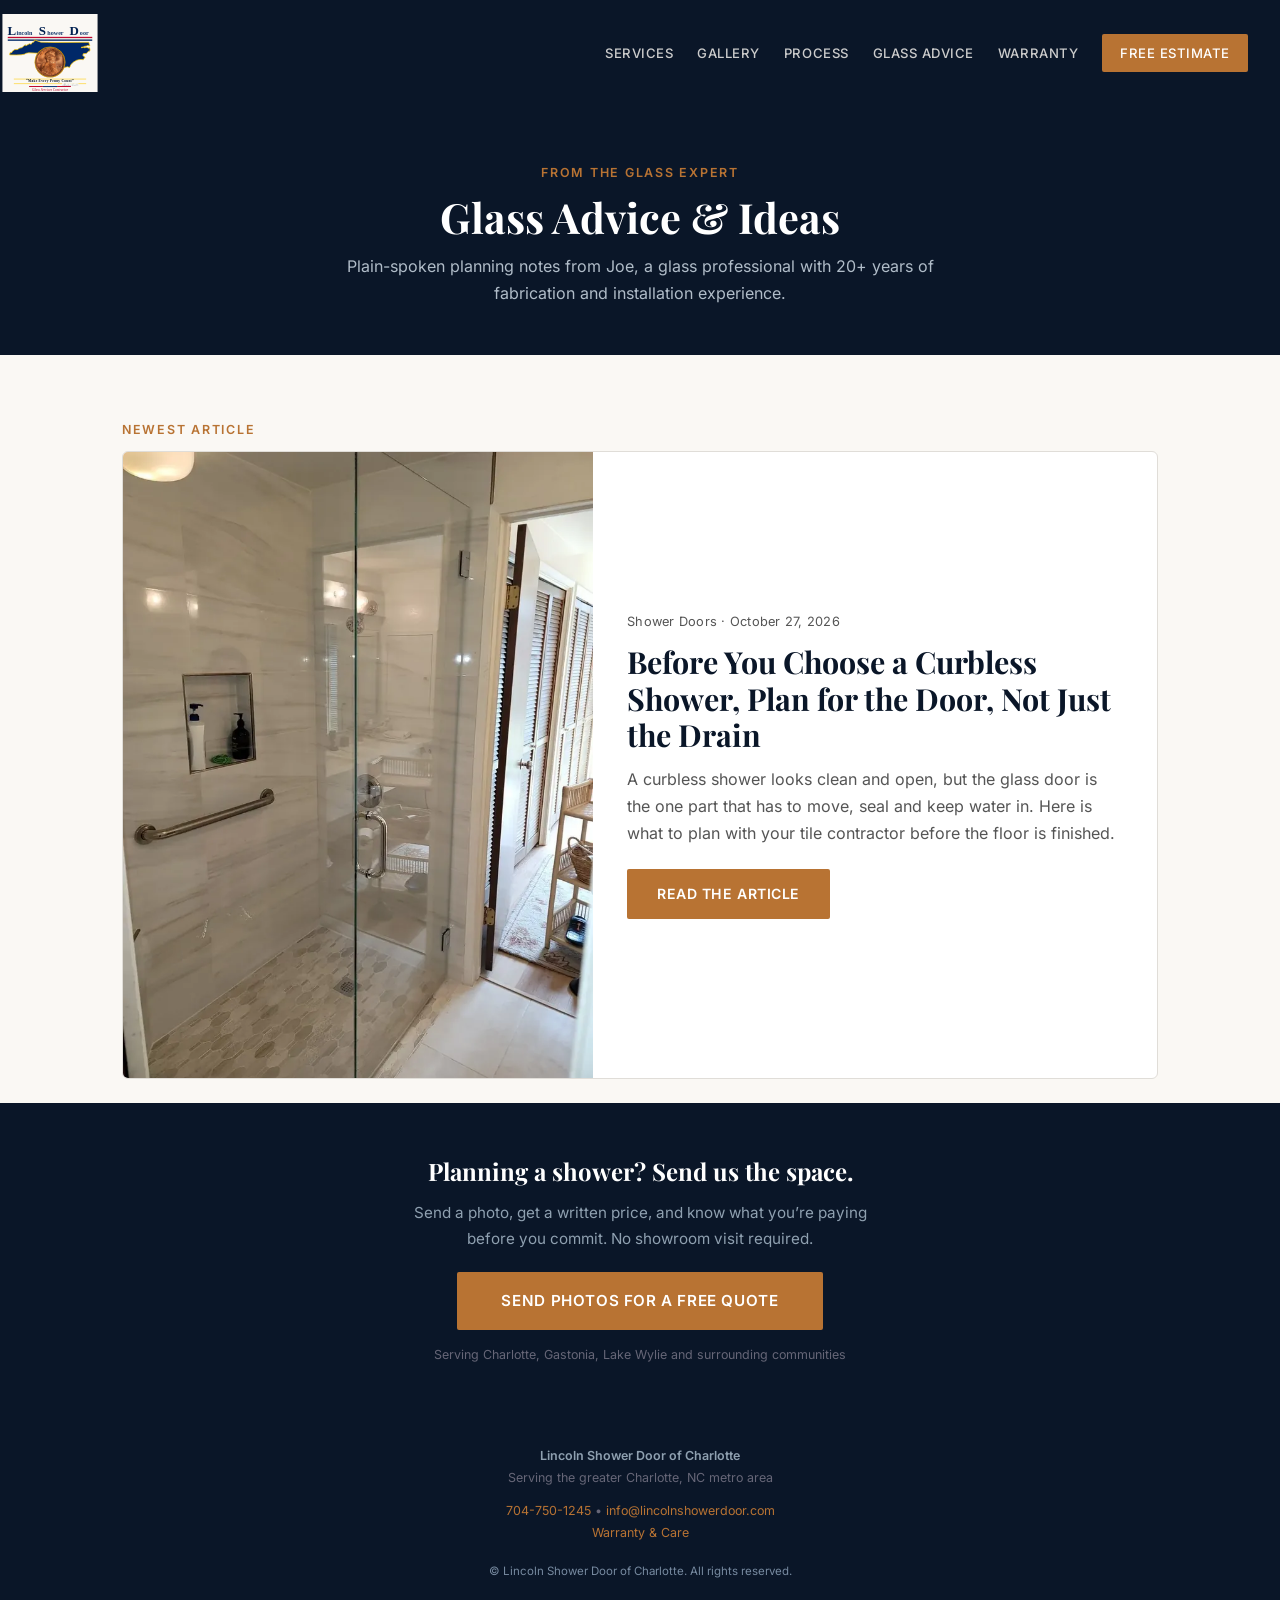
<file: blog/index.html>
<!DOCTYPE html>
<html lang="en">
<head>
<meta charset="UTF-8">
<meta name="viewport" content="width=device-width, initial-scale=1.0">
<title>Glass Advice &amp; Ideas | Lincoln Shower Door of Charlotte</title>
<link rel="icon" type="image/svg+xml" href="/lincoln-shower-door-logo.svg">
<link rel="canonical" href="https://lincolnshowerdoor.com/blog/">

<link rel="stylesheet" href="/blog/blog.css">
<meta name="description" content="Practical planning advice on frameless shower doors, curbless showers and glass installation from a Charlotte-area installer with 20+ years of experience.">
<meta name="robots" content="index,follow,max-image-preview:large">
<meta property="og:type" content="website">
<meta property="og:site_name" content="Lincoln Shower Door of Charlotte">
<meta property="og:title" content="Glass Advice &amp; Ideas | Lincoln Shower Door of Charlotte">
<meta property="og:description" content="Practical planning advice on frameless shower doors, curbless showers and glass installation from a Charlotte-area installer with 20+ years of experience.">
<meta property="og:url" content="https://lincolnshowerdoor.com/blog/">
<meta property="og:image" content="https://lincolnshowerdoor.com/blog/curbless-shower-door-planning/curbless-frameless-shower-door-installed.jpg">
<meta property="og:image:alt" content="Frameless glass door on a curbless shower with a mosaic tile floor and bathroom beyond">
<meta name="twitter:card" content="summary_large_image">
<script type="application/ld+json">{
  "@context": "https://schema.org",
  "@type": "Blog",
  "name": "Glass Advice & Ideas",
  "url": "https://lincolnshowerdoor.com/blog/",
  "publisher": {
    "@id": "https://lincolnshowerdoor.com/#business"
  },
  "blogPost": [
    {
      "@type": "BlogPosting",
      "headline": "Before You Choose a Curbless Shower, Plan for the Door, Not Just the Drain",
      "url": "https://lincolnshowerdoor.com/blog/curbless-shower-door-planning/",
      "datePublished": "2026-10-27"
    }
  ]
}</script>
<script type="application/ld+json">{
  "@context": "https://schema.org",
  "@type": "BreadcrumbList",
  "itemListElement": [
    {
      "@type": "ListItem",
      "position": 1,
      "name": "Home",
      "item": "https://lincolnshowerdoor.com/"
    },
    {
      "@type": "ListItem",
      "position": 2,
      "name": "Glass Advice & Ideas",
      "item": "https://lincolnshowerdoor.com/blog/"
    }
  ]
}</script>
</head>
<body>

<div class="sticky-cta">
  <a href="/estimate.html">Upload Photos · Free Quote</a><a href="tel:+17047501245">Call</a><a href="sms:+17047501245">Text</a>
</div>

<nav>
  <a class="nav-logo" href="/index.html" aria-label="Lincoln Shower Door of Charlotte home"><img src="/lincoln-shower-door-logo.svg" width="500" height="410" alt="Lincoln Shower Door of Charlotte logo"></a>
  <button class="nav-toggle" id="navToggle" aria-label="Menu" aria-expanded="false" aria-controls="navLinks"><span></span></button>
  <div class="nav-links" id="navLinks">
    <a href="/index.html#services">Services</a>
    <a href="/gallery.html">Gallery</a>
    <a href="/process.html">Process</a>
    <a href="/blog/" aria-current="page">Glass Advice</a>
    <a href="/warranty/">Warranty</a>
    <a href="/estimate.html" class="nav-cta">Free Estimate</a>
  </div>
</nav>

<div class="flag-stripe"><div></div><div></div><div></div></div>

<main>
<div class="page-head">
  <p class="section-label">From the Glass Expert</p>
  <h1>Glass Advice &amp; Ideas</h1>
  <p class="sub">Plain-spoken planning notes from Joe, a glass professional with 20+ years of fabrication and installation experience.</p>
</div>

<section class="section-wrap" aria-labelledby="featured-h" style="padding-bottom:24px">
  <p class="section-label" id="featured-h">Newest Article</p>
  <div class="featured">
    <a class="f-photo" href="/blog/curbless-shower-door-planning/" tabindex="-1" aria-hidden="true"><picture><source srcset="/blog/curbless-shower-door-planning/curbless-frameless-shower-door-installed-480.webp 480w, /blog/curbless-shower-door-planning/curbless-frameless-shower-door-installed-750.webp 750w, /blog/curbless-shower-door-planning/curbless-frameless-shower-door-installed.webp 1000w" sizes="(max-width: 800px) 100vw, 600px" type="image/webp"><img src="/blog/curbless-shower-door-planning/curbless-frameless-shower-door-installed.jpg" alt="Frameless glass door on a curbless shower with a mosaic tile floor and bathroom beyond" loading="eager" decoding="async" fetchpriority="high"></picture></a>
    <div class="f-body">
      <p class="meta">Shower Doors &middot; <time datetime="2026-10-27">October 27, 2026</time></p>
      <h2><a href="/blog/curbless-shower-door-planning/">Before You Choose a Curbless Shower, Plan for the Door, Not Just the Drain</a></h2>
      <p class="sum">A curbless shower looks clean and open, but the glass door is the one part that has to move, seal and keep water in. Here is what to plan with your tile contractor before the floor is finished.</p>
      <a class="read-btn" href="/blog/curbless-shower-door-planning/">Read the Article</a>
    </div>
  </div>
</section>

<div class="mid-cta">
  <h3>Planning a shower? Send us the space.</h3>
  <p>Send a photo, get a written price, and know what you&rsquo;re paying before you commit. No showroom visit required.</p>
  <div class="mid-cta-choices">
    <a href="/estimate.html" class="btn-primary">Send Photos for a Free Quote</a>
    <a href="tel:+17047501245" class="btn-secondary mobile-contact">Call Instead</a>
    <a href="sms:+17047501245" class="btn-secondary mobile-contact">Text a Photo</a>
  </div>
  <span class="btn-sub">Serving Charlotte, Gastonia, Lake Wylie and surrounding communities</span>
</div>

</main>

<footer id="contact">
  <p><strong style="color:#8fa0b0">Lincoln Shower Door of Charlotte</strong></p>
  <p>Serving the greater Charlotte, NC metro area</p>
  <p style="margin-top:10px"><a href="tel:+17047501245">704-750-1245</a>&nbsp;&bull;&nbsp;<a href="mailto:info@lincolnshowerdoor.com">info@lincolnshowerdoor.com</a></p>
  <p><a href="/warranty/">Warranty &amp; Care</a></p>
<p style="margin-top:16px;font-size:0.72rem;color:#778aa0">&copy; Lincoln Shower Door of Charlotte. All rights reserved.</p>
</footer>
<script>
document.addEventListener('DOMContentLoaded',function(){
  var t=document.getElementById('navToggle'),l=document.getElementById('navLinks');
  t.addEventListener('click',function(){var o=l.classList.toggle('open');t.setAttribute('aria-expanded',o?'true':'false')});
  l.querySelectorAll('a').forEach(function(a){a.addEventListener('click',function(){l.classList.remove('open');t.setAttribute('aria-expanded','false')})});
});
</script>
</body>
</html>
</file>
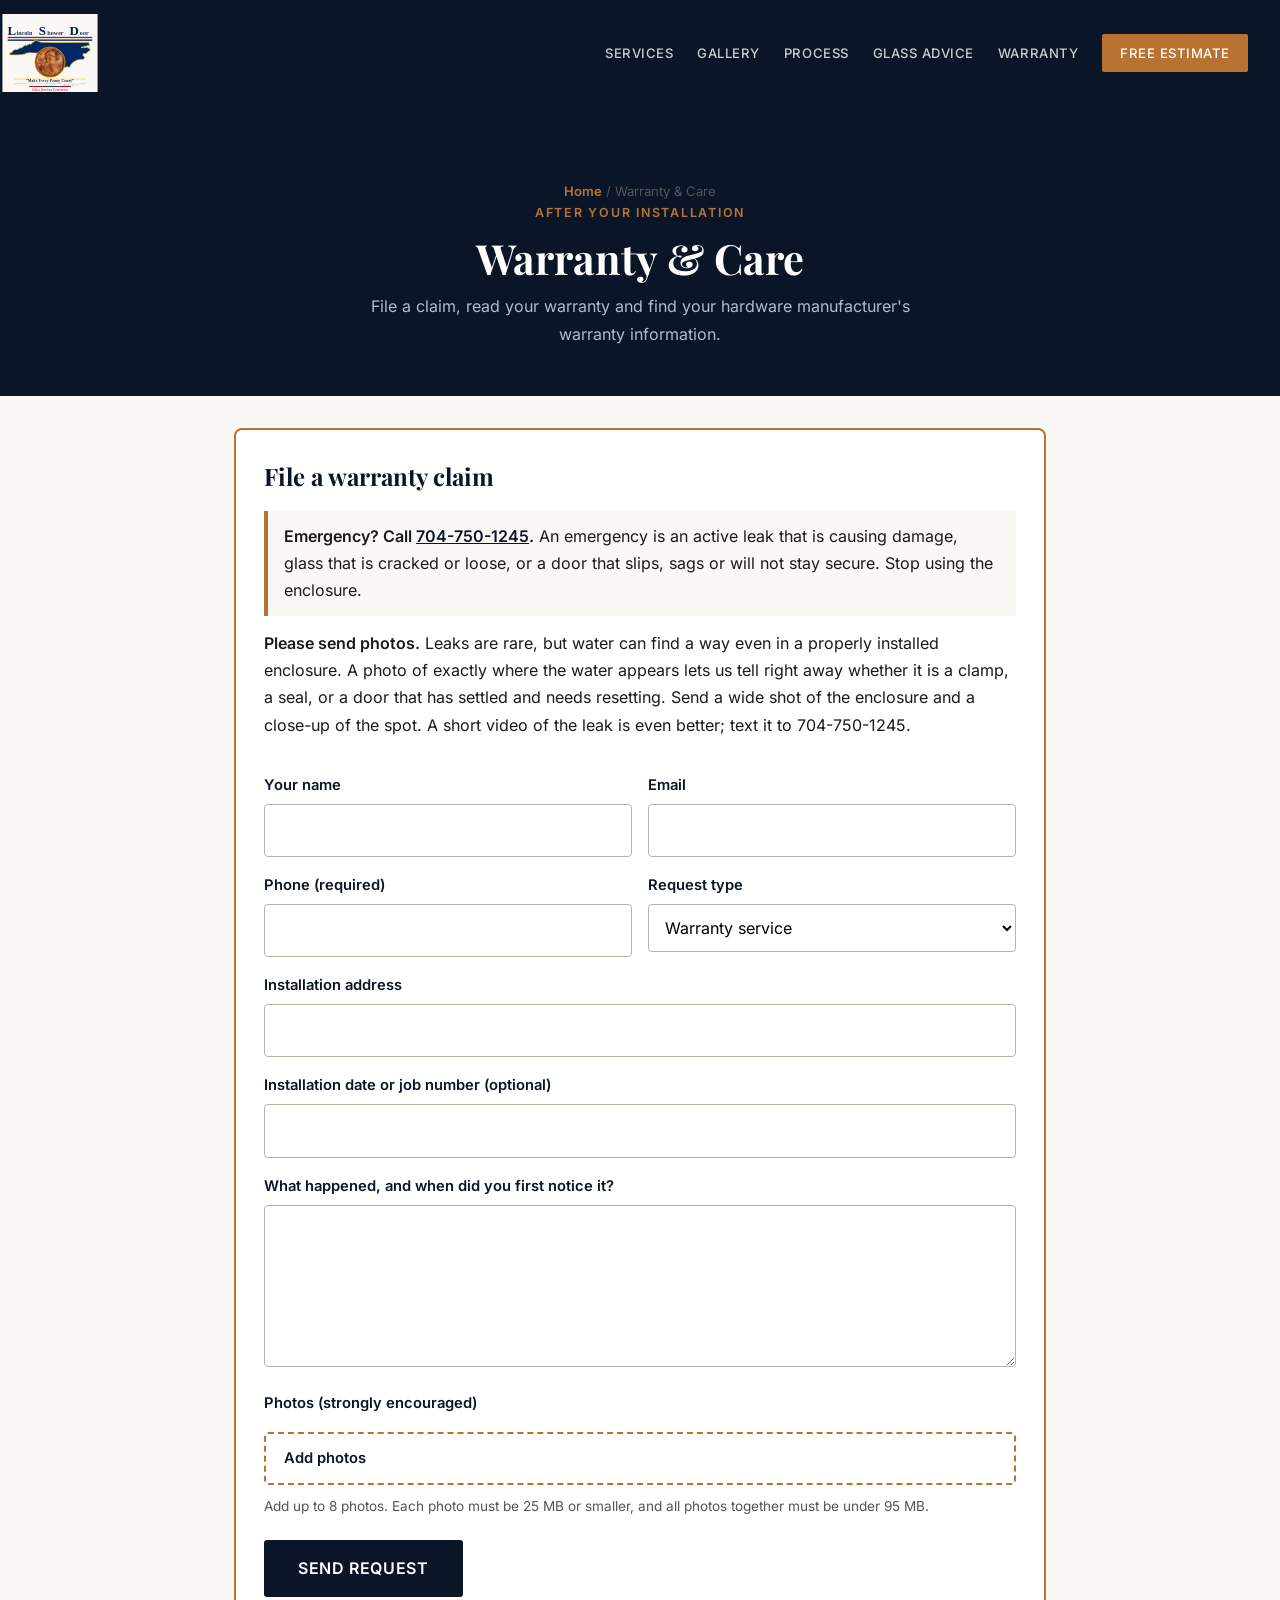
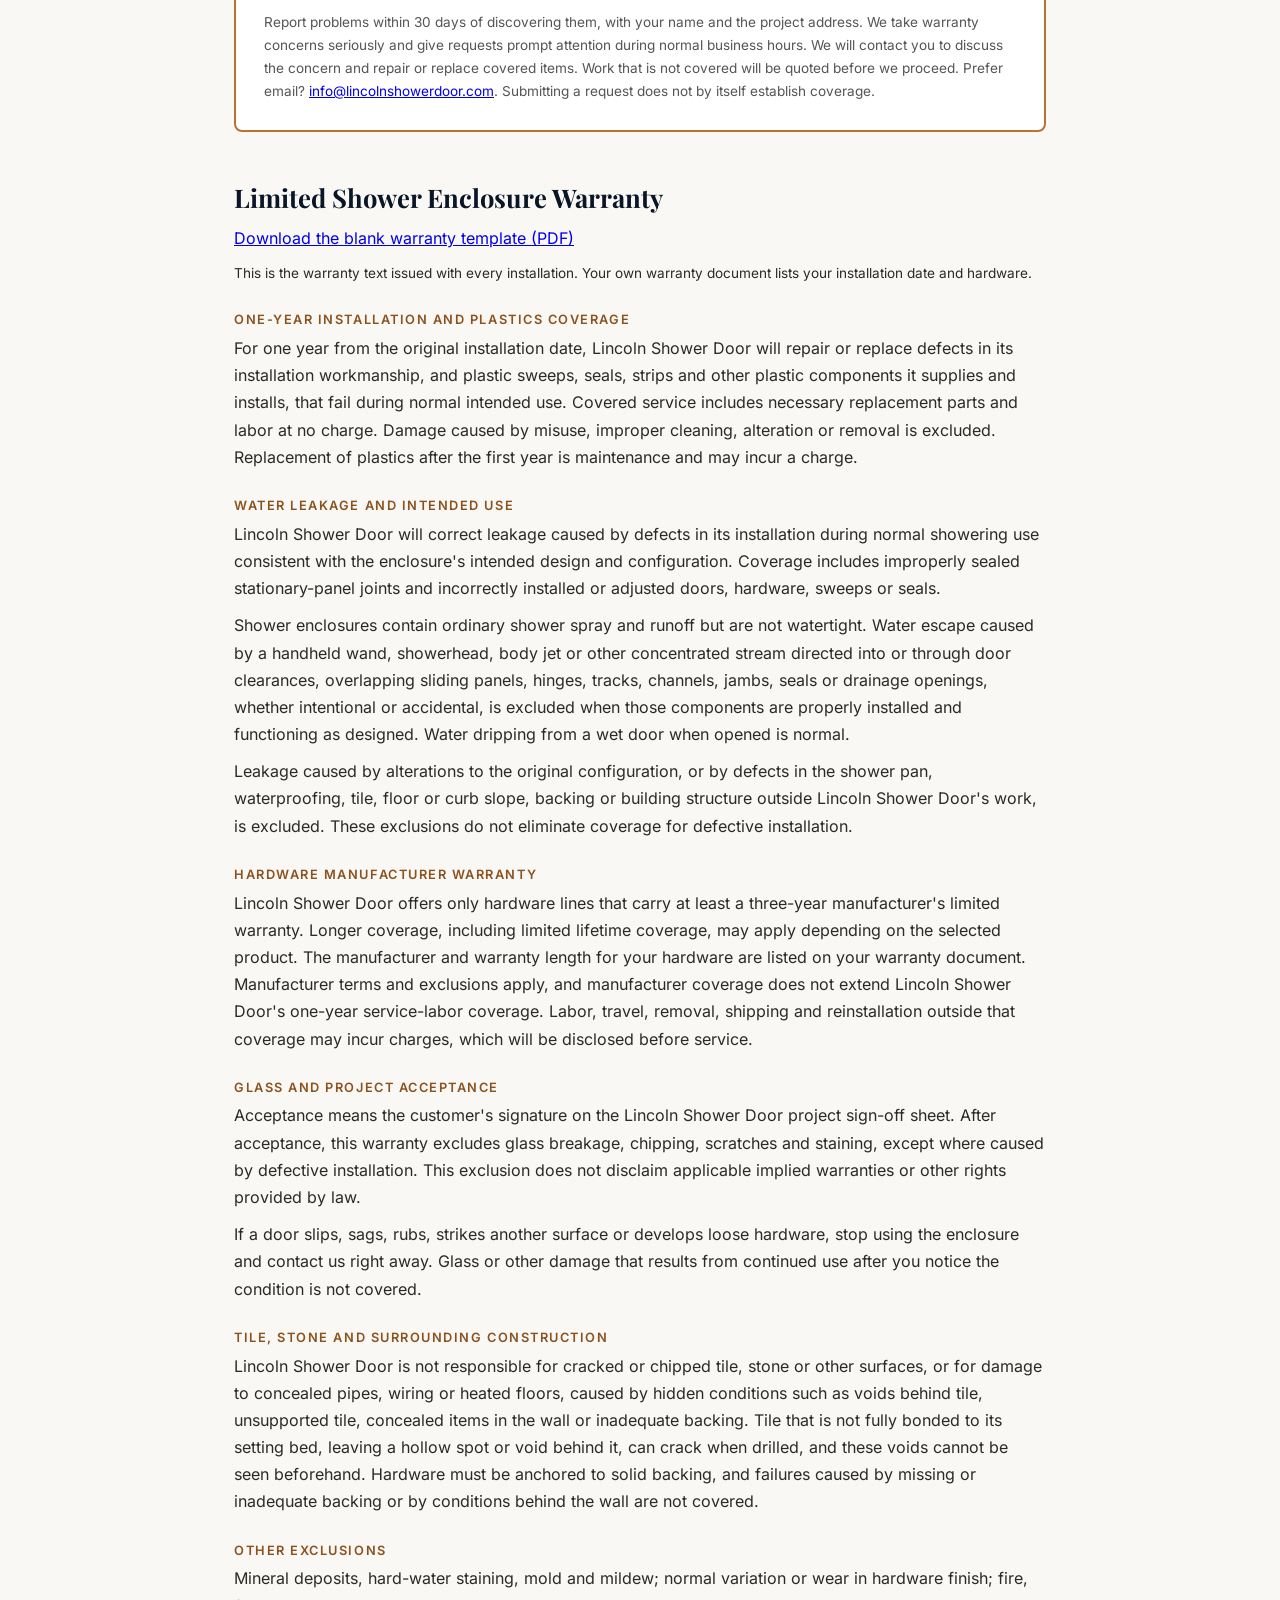
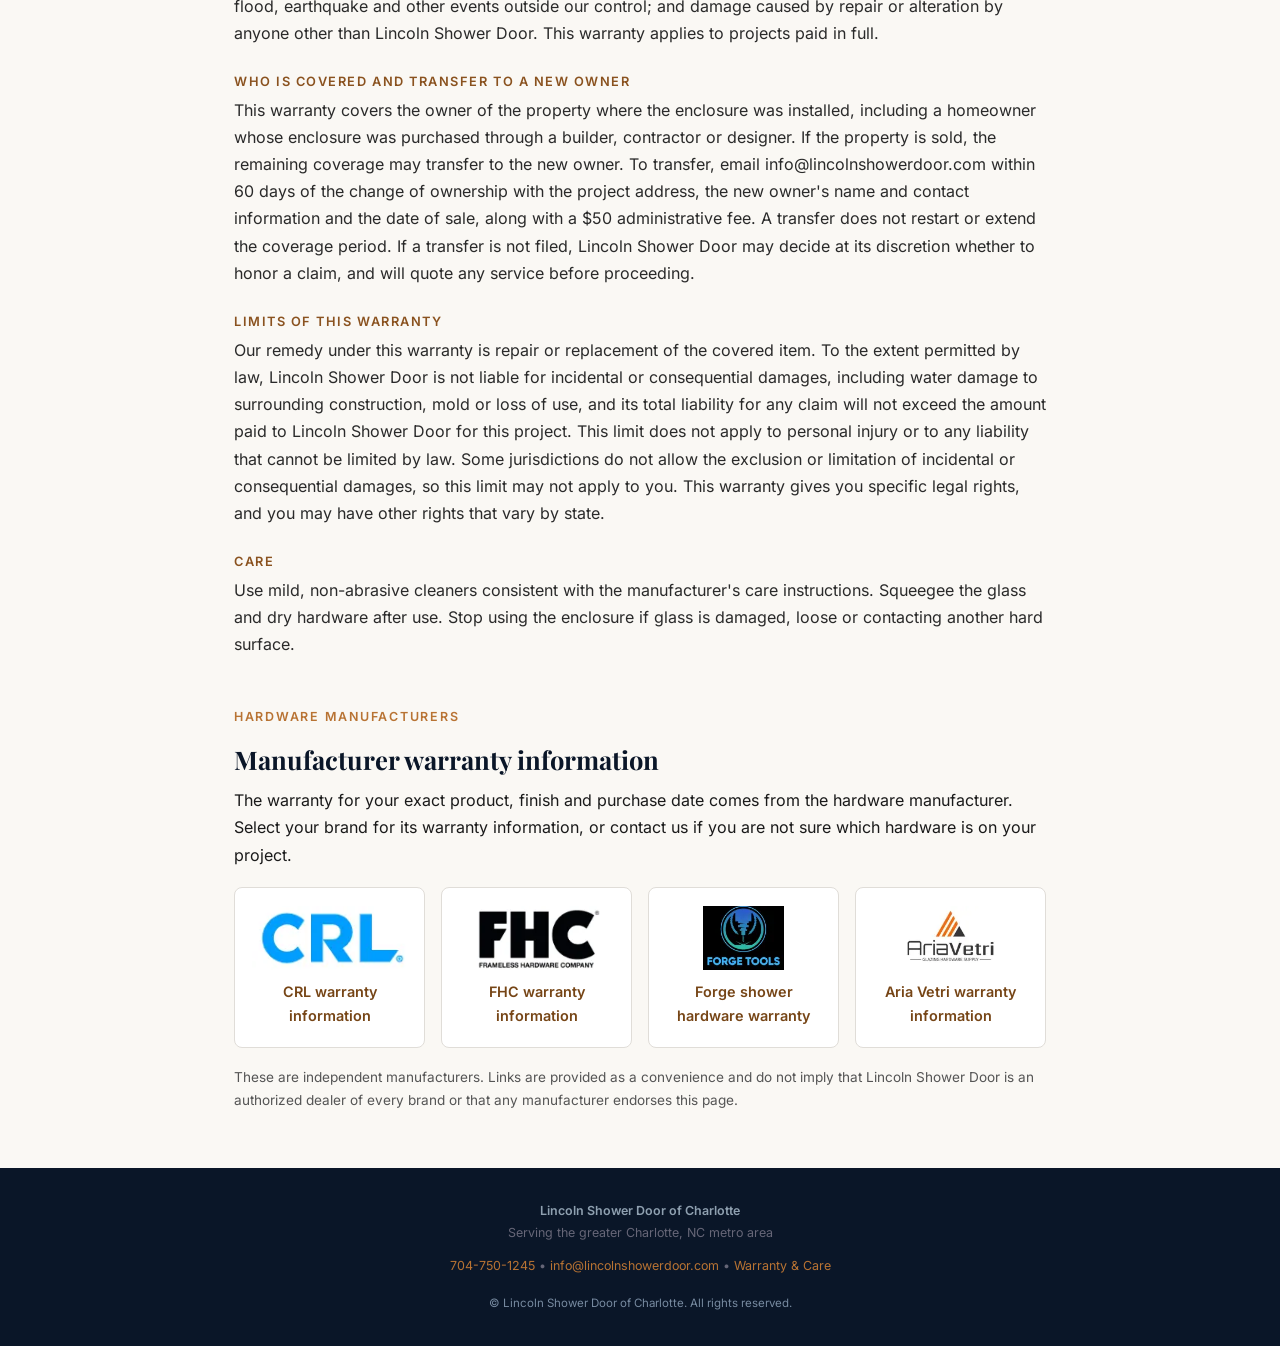
<file: warranty/index.html>
<!DOCTYPE html>
<html lang="en">
<head>
<meta charset="UTF-8">
<meta name="viewport" content="width=device-width, initial-scale=1.0">

<title>Warranty &amp; Care | Lincoln Shower Door of Charlotte</title>
<link rel="icon" type="image/svg+xml" href="/lincoln-shower-door-logo.svg">
<link rel="canonical" href="https://lincolnshowerdoor.com/warranty/">
<link rel="stylesheet" href="/blog/blog.css">
<meta name="description" content="File a warranty claim for your Lincoln Shower Door installation, read the full limited warranty, and find your hardware manufacturer&#x27;s warranty information.">
<meta name="robots" content="index,follow,max-image-preview:large">
<meta property="og:type" content="website">
<meta property="og:site_name" content="Lincoln Shower Door of Charlotte">
<meta property="og:title" content="Warranty &amp; Care | Lincoln Shower Door of Charlotte">
<meta property="og:description" content="File a warranty claim for your Lincoln Shower Door installation, read the full limited warranty, and find your hardware manufacturer&#x27;s warranty information.">
<meta property="og:url" content="https://lincolnshowerdoor.com/warranty/">
<meta property="og:image" content="https://lincolnshowerdoor.com/lincoln-shower-door-logo.svg">
<meta name="twitter:card" content="summary">
<script type="application/ld+json">{
 "@context": "https://schema.org",
 "@graph": [
  {
   "@type": "WebPage",
   "@id": "https://lincolnshowerdoor.com/warranty/#webpage",
   "url": "https://lincolnshowerdoor.com/warranty/",
   "name": "Warranty & Care | Lincoln Shower Door of Charlotte",
   "description": "File a warranty claim for your Lincoln Shower Door installation, read the full limited warranty, and find your hardware manufacturer's warranty information.",
   "isPartOf": {
    "@id": "https://lincolnshowerdoor.com/#website"
   },
   "about": {
    "@id": "https://lincolnshowerdoor.com/#business"
   },
   "inLanguage": "en-US"
  },
  {
   "@type": "BreadcrumbList",
   "itemListElement": [
    {
     "@type": "ListItem",
     "position": 1,
     "name": "Home",
     "item": "https://lincolnshowerdoor.com/"
    },
    {
     "@type": "ListItem",
     "position": 2,
     "name": "Warranty & Care",
     "item": "https://lincolnshowerdoor.com/warranty/"
    }
   ]
  }
 ]
}</script>
<style>
.claim-wrap{max-width:860px;margin:0 auto;padding:32px 24px 8px}
.page-intro{max-width:680px;color:#555;margin:0 0 20px}
.claim-card{background:#fff;border:2px solid #b87333;border-radius:8px;padding:26px 28px}
.claim-card h2{font-family:'Playfair Display',serif;color:#0a1628;font-size:1.5rem;margin:0 0 10px}
.emerg{background:#faf8f4;border-left:4px solid #b87333;padding:12px 16px;margin:14px 0}
.emerg a{color:#0a1628;font-weight:700}
.photo-note{margin:14px 0 18px}
.claim-card label{display:block;font-weight:600;font-size:.92rem;margin:16px 0 6px;color:#0a1628}
.claim-card input[type=text],.claim-card input[type=email],.claim-card input[type=tel],.claim-card select,.claim-card textarea{width:100%;font:inherit;padding:12px;border:1px solid #b9b4aa;border-radius:4px;background:#fff;box-sizing:border-box}
.claim-card .two{display:grid;grid-template-columns:1fr 1fr;gap:16px}
.hp{position:absolute;left:-9999px;height:0;overflow:hidden}
.pick{display:inline-block;margin-top:2px;background:#fff;border:2px dashed #b87333;color:#764516;font-weight:600;padding:12px 18px;border-radius:4px;cursor:pointer}
.pick:hover,.pick:focus-within{background:#faf8f4}
.pick input{position:absolute;opacity:0;width:1px;height:1px}
#fileList{list-style:none;margin:10px 0 0;padding:0}
#fileList li{display:flex;align-items:center;justify-content:space-between;gap:10px;border:1px solid #e0ddd8;border-radius:4px;padding:8px 12px;margin:6px 0;font-size:.9rem;background:#faf8f4}
#fileList button{border:0;background:none;color:#8a2a1a;font-weight:600;cursor:pointer;padding:4px 8px;font:inherit}
.hint{font-size:.85rem;color:#555;margin:6px 0 0}
#claimSubmit{margin-top:22px;background:#0a1628;color:#fff;border:0;border-radius:3px;padding:15px 34px;font:inherit;font-weight:700;letter-spacing:.04em;text-transform:uppercase;cursor:pointer}
#claimSubmit[disabled]{opacity:.6;cursor:wait}
#claimStatus{margin-top:14px;font-weight:600}
#claimStatus.ok{color:#1d6b34}#claimStatus.err{color:#8a2a1a}
.terms{max-width:860px;margin:0 auto;padding:36px 24px 8px}
.terms h2,.vendors h2{font-family:'Playfair Display',serif;color:#0a1628;font-size:1.6rem;margin:0 0 6px}
.terms h3{font-size:.8rem;letter-spacing:.12em;text-transform:uppercase;color:#8a521f;margin:24px 0 4px}
.terms p{margin:0 0 10px;color:#2a2a2a}
.vendors{max-width:860px;margin:0 auto;padding:30px 24px 56px}
.vgrid{display:grid;grid-template-columns:repeat(auto-fit,minmax(190px,1fr));gap:16px;margin:18px 0}
a.vendor{display:flex;flex-direction:column;align-items:center;gap:10px;background:#fff;border:1px solid #e0ddd8;border-radius:8px;padding:18px 14px;text-decoration:none;color:#0a1628;text-align:center}
a.vendor:hover,a.vendor:focus-visible{border-color:#b87333;box-shadow:0 4px 14px rgba(0,0,0,.08)}
.v-logo{display:flex;align-items:center;justify-content:center;height:64px;width:100%}
.v-logo img{max-height:64px;max-width:100%;object-fit:contain}
.v-name{font-family:'Playfair Display',serif;font-size:1.4rem;font-weight:700}
.v-label{font-size:.9rem;font-weight:600;color:#764516}
.fine{font-size:.85rem;color:#555}
@media(max-width:620px){.claim-card{padding:20px 16px}.claim-card .two{grid-template-columns:1fr}}
</style>
</head>
<body>
<nav>
  <a class="nav-logo" href="/index.html" aria-label="Lincoln Shower Door of Charlotte home"><img src="/lincoln-shower-door-logo.svg" width="500" height="410" alt="Lincoln Shower Door of Charlotte logo"></a>
  <button class="nav-toggle" id="navToggle" aria-label="Menu" aria-expanded="false" aria-controls="navLinks"><span></span></button>
  <div class="nav-links" id="navLinks">
    <a href="/index.html#services">Services</a>
    <a href="/gallery.html">Gallery</a>
    <a href="/process.html">Process</a>
    <a href="/blog/">Glass Advice</a>
    <a href="/warranty/" aria-current="page">Warranty</a>
    <a href="/estimate.html" class="nav-cta">Free Estimate</a>
  </div>
</nav>
<div class="flag-stripe"><div></div><div></div><div></div></div>
<main>
<div class="page-head">
  <div class="crumbs" role="navigation" aria-label="Breadcrumb"><a href="/index.html">Home</a> / Warranty &amp; Care</div>
  <p class="section-label">After Your Installation</p>
  <h1>Warranty &amp; Care</h1>
  <p class="sub">File a claim, read your warranty and find your hardware manufacturer's warranty information.</p>
</div>

<div class="claim-wrap" id="claim">
 <div class="claim-card">
  <h2>File a warranty claim</h2>
  <p class="emerg"><strong>Emergency? Call <a href="tel:+17047501245">704-750-1245</a>.</strong> An emergency is an active leak that is causing damage, glass that is cracked or loose, or a door that slips, sags or will not stay secure. Stop using the enclosure.</p>
  <p class="photo-note"><strong>Please send photos.</strong> Leaks are rare, but water can find a way even in a properly installed enclosure. A photo of exactly where the water appears lets us tell right away whether it is a clamp, a seal, or a door that has settled and needs resetting. Send a wide shot of the enclosure and a close-up of the spot. A short video of the leak is even better; text it to 704-750-1245.</p>
  <form id="claimForm" action="https://formspree.io/f/xkodjqqo" method="POST" enctype="multipart/form-data">
   <div class="two"><div><label for="c-name">Your name</label><input type="text" id="c-name" name="name" autocomplete="name" required></div>
   <div><label for="c-email">Email</label><input type="email" id="c-email" name="email" autocomplete="email" required></div></div>
   <div class="two"><div><label for="c-phone">Phone (required)</label><input type="tel" id="c-phone" name="phone" autocomplete="tel" required></div>
   <div><label for="c-type">Request type</label><select id="c-type" name="request_type"><option>Warranty service</option><option>Warranty transfer</option><option>Paid maintenance or replacement parts</option></select></div></div>
   <label for="c-addr">Installation address</label><input type="text" id="c-addr" name="installation_address" autocomplete="street-address" required>
   <label for="c-ref">Installation date or job number (optional)</label><input type="text" id="c-ref" name="job_reference">
   <label for="c-issue">What happened, and when did you first notice it?</label><textarea id="c-issue" name="issue" rows="5" required></textarea>
   <label for="photoInput">Photos (strongly encouraged)</label>
   <label class="pick" for="photoInput">Add photos<input type="file" id="photoInput" name="photo" accept="image/*" multiple></label>
   <ul id="fileList" aria-live="polite"></ul>
   <p class="hint">Add up to 8 photos. Each photo must be 25 MB or smaller, and all photos together must be under 95 MB.</p>
   <div id="claimAttachments"></div><input type="hidden" name="_subject" value="Warranty or service request"><input type="hidden" name="request_source" value="warranty_page">
   <div class="hp" aria-hidden="true"><label>Leave blank <input type="text" name="_gotcha" tabindex="-1" autocomplete="off"></label></div>
   <button type="submit" id="claimSubmit">Send Request</button>
   <p id="claimStatus" role="status" aria-live="polite"></p>
  </form>
  <p class="fine">Report problems within 30 days of discovering them, with your name and the project address. We take warranty concerns seriously and give requests prompt attention during normal business hours. We will contact you to discuss the concern and repair or replace covered items. Work that is not covered will be quoted before we proceed. Prefer email? <a href="mailto:info@lincolnshowerdoor.com">info@lincolnshowerdoor.com</a>. Submitting a request does not by itself establish coverage.</p>
 </div>
</div>

<div class="terms">
 <h2>Limited Shower Enclosure Warranty</h2>
 <p><a href="/warranty/lincoln-shower-door-limited-warranty-v1.3.pdf" download>Download the blank warranty template (PDF)</a></p>
 <p class="fine">This is the warranty text issued with every installation. Your own warranty document lists your installation date and hardware.</p>
 <h3>One-Year Installation and Plastics Coverage</h3><p>For one year from the original installation date, Lincoln Shower Door will repair or replace defects in its installation workmanship, and plastic sweeps, seals, strips and other plastic components it supplies and installs, that fail during normal intended use. Covered service includes necessary replacement parts and labor at no charge. Damage caused by misuse, improper cleaning, alteration or removal is excluded. Replacement of plastics after the first year is maintenance and may incur a charge.</p><h3>Water Leakage and Intended Use</h3><p>Lincoln Shower Door will correct leakage caused by defects in its installation during normal showering use consistent with the enclosure&#x27;s intended design and configuration. Coverage includes improperly sealed stationary-panel joints and incorrectly installed or adjusted doors, hardware, sweeps or seals.</p><p>Shower enclosures contain ordinary shower spray and runoff but are not watertight. Water escape caused by a handheld wand, showerhead, body jet or other concentrated stream directed into or through door clearances, overlapping sliding panels, hinges, tracks, channels, jambs, seals or drainage openings, whether intentional or accidental, is excluded when those components are properly installed and functioning as designed. Water dripping from a wet door when opened is normal.</p><p>Leakage caused by alterations to the original configuration, or by defects in the shower pan, waterproofing, tile, floor or curb slope, backing or building structure outside Lincoln Shower Door&#x27;s work, is excluded. These exclusions do not eliminate coverage for defective installation.</p><h3>Hardware Manufacturer Warranty</h3><p>Lincoln Shower Door offers only hardware lines that carry at least a three-year manufacturer&#x27;s limited warranty. Longer coverage, including limited lifetime coverage, may apply depending on the selected product. The manufacturer and warranty length for your hardware are listed on your warranty document. Manufacturer terms and exclusions apply, and manufacturer coverage does not extend Lincoln Shower Door&#x27;s one-year service-labor coverage. Labor, travel, removal, shipping and reinstallation outside that coverage may incur charges, which will be disclosed before service.</p><h3>Glass and Project Acceptance</h3><p>Acceptance means the customer&#x27;s signature on the Lincoln Shower Door project sign-off sheet. After acceptance, this warranty excludes glass breakage, chipping, scratches and staining, except where caused by defective installation. This exclusion does not disclaim applicable implied warranties or other rights provided by law.</p><p>If a door slips, sags, rubs, strikes another surface or develops loose hardware, stop using the enclosure and contact us right away. Glass or other damage that results from continued use after you notice the condition is not covered.</p><h3>Tile, Stone and Surrounding Construction</h3><p>Lincoln Shower Door is not responsible for cracked or chipped tile, stone or other surfaces, or for damage to concealed pipes, wiring or heated floors, caused by hidden conditions such as voids behind tile, unsupported tile, concealed items in the wall or inadequate backing. Tile that is not fully bonded to its setting bed, leaving a hollow spot or void behind it, can crack when drilled, and these voids cannot be seen beforehand. Hardware must be anchored to solid backing, and failures caused by missing or inadequate backing or by conditions behind the wall are not covered.</p><h3>Other Exclusions</h3><p>Mineral deposits, hard-water staining, mold and mildew; normal variation or wear in hardware finish; fire, flood, earthquake and other events outside our control; and damage caused by repair or alteration by anyone other than Lincoln Shower Door. This warranty applies to projects paid in full.</p><h3>Who Is Covered and Transfer to a New Owner</h3><p>This warranty covers the owner of the property where the enclosure was installed, including a homeowner whose enclosure was purchased through a builder, contractor or designer. If the property is sold, the remaining coverage may transfer to the new owner. To transfer, email info@lincolnshowerdoor.com within 60 days of the change of ownership with the project address, the new owner&#x27;s name and contact information and the date of sale, along with a $50 administrative fee. A transfer does not restart or extend the coverage period. If a transfer is not filed, Lincoln Shower Door may decide at its discretion whether to honor a claim, and will quote any service before proceeding.</p><h3>Limits of This Warranty</h3><p>Our remedy under this warranty is repair or replacement of the covered item. To the extent permitted by law, Lincoln Shower Door is not liable for incidental or consequential damages, including water damage to surrounding construction, mold or loss of use, and its total liability for any claim will not exceed the amount paid to Lincoln Shower Door for this project. This limit does not apply to personal injury or to any liability that cannot be limited by law. Some jurisdictions do not allow the exclusion or limitation of incidental or consequential damages, so this limit may not apply to you. This warranty gives you specific legal rights, and you may have other rights that vary by state.</p><h3>Care</h3><p>Use mild, non-abrasive cleaners consistent with the manufacturer&#x27;s care instructions. Squeegee the glass and dry hardware after use. Stop using the enclosure if glass is damaged, loose or contacting another hard surface.</p>
</div>

<div class="vendors">
 <p class="section-label">Hardware Manufacturers</p>
 <h2>Manufacturer warranty information</h2>
 <p>The warranty for your exact product, finish and purchase date comes from the hardware manufacturer. Select your brand for its warranty information, or contact us if you are not sure which hardware is on your project.</p>
 <div class="vgrid">
<a class="vendor" href="https://www.crlaurence.com/news/crl-limited-lifetime-shower-warranty" target="_blank" rel="noopener"><span class="v-logo"><img src="/images/vendors/crl-logo.png" width="163" height="67" alt="" loading="lazy"></span><span class="v-label">CRL warranty information</span></a>
<a class="vendor" href="https://fhc-usa.com/shower-hardware-policy" target="_blank" rel="noopener"><span class="v-logo"><img src="/images/vendors/fhc-logo.png" width="168" height="85" alt="" loading="lazy"></span><span class="v-label">FHC warranty information</span></a>
<a class="vendor" href="https://forgetools.net/wp-content/uploads/2026/03/Shower-Door-Hardware-Warranty-Updated.pdf" target="_blank" rel="noopener"><span class="v-logo"><img src="/images/vendors/forge-tools-logo.png" width="146" height="114" alt="" loading="lazy"></span><span class="v-label">Forge shower hardware warranty</span></a>
<a class="vendor" href="https://ariavetri.com/pages/warranty" target="_blank" rel="noopener"><span class="v-logo"><img src="/images/vendors/aria-vetri-logo.png" width="160" height="109" alt="" loading="lazy"></span><span class="v-label">Aria Vetri warranty information</span></a>
 </div>
 <p class="fine">These are independent manufacturers. Links are provided as a convenience and do not imply that Lincoln Shower Door is an authorized dealer of every brand or that any manufacturer endorses this page.</p>
</div>
</main>

<footer id="contact">
  <p><strong style="color:#8fa0b0">Lincoln Shower Door of Charlotte</strong></p>
  <p>Serving the greater Charlotte, NC metro area</p>
  <p style="margin-top:10px"><a href="tel:+17047501245">704-750-1245</a>&nbsp;&bull;&nbsp;<a href="mailto:info@lincolnshowerdoor.com">info@lincolnshowerdoor.com</a>&nbsp;&bull;&nbsp;<a href="/warranty/">Warranty &amp; Care</a></p>
  <p style="margin-top:16px;font-size:0.72rem;color:#778aa0">&copy; Lincoln Shower Door of Charlotte. All rights reserved.</p>
</footer>
<script>
(function(){
var MAX=8,files=[];
var form=document.getElementById('claimForm'),input=document.getElementById('photoInput'),list=document.getElementById('fileList'),status=document.getElementById('claimStatus'),attachments=document.getElementById('claimAttachments');
function size(n){return n>1048576?(n/1048576).toFixed(1)+' MB':Math.max(1,Math.round(n/1024))+' KB'}
var supported=false;try{var probe=new DataTransfer();input.files=probe.files;supported=true}catch(_){}
if(supported){input.removeAttribute('name');
function render(){list.replaceChildren();attachments.replaceChildren();files.forEach(function(f,i){var li=document.createElement('li'),s=document.createElement('span'),b=document.createElement('button');s.textContent=f.name+' ('+size(f.size)+')';b.type='button';b.textContent='Remove';b.setAttribute('aria-label','Remove '+f.name);b.onclick=function(){files.splice(i,1);render();status.textContent=files.length+' photo(s) selected.'};li.append(s,b);list.appendChild(li);var u=document.createElement('input');u.type='file';u.name='photo_'+(i+1);u.hidden=true;u.tabIndex=-1;var d=new DataTransfer();d.items.add(f);u.files=d.files;attachments.appendChild(u)})}
input.addEventListener('change',function(){var incoming=Array.from(input.files);if(!incoming.length)return;var all=files.concat(incoming);if(all.length>MAX||incoming.some(function(f){return f.size>25*1024*1024})||all.reduce(function(n,f){return n+f.size},0)>95*1024*1024){status.textContent='Please select no more than 8 photos, each under 25 MB and 95 MB combined.';input.value='';return}files=all;input.value='';render();status.textContent=files.length+' photo(s) selected.'})
}else{input.addEventListener('change',function(){list.replaceChildren();Array.from(input.files).forEach(function(f){var li=document.createElement('li');li.textContent=f.name+' ('+size(f.size)+')';list.appendChild(li)});status.textContent='Choose all photos at once; choosing again replaces the previous selection.'})}
form.addEventListener('submit',function(){document.getElementById('claimSubmit').disabled=true;status.textContent='Sending your request...'});
var t=document.getElementById('navToggle'),l=document.getElementById('navLinks');
t.addEventListener('click',function(){var o=l.classList.toggle('open');t.setAttribute('aria-expanded',o?'true':'false')});
l.querySelectorAll('a').forEach(function(a){a.addEventListener('click',function(){l.classList.remove('open');t.setAttribute('aria-expanded','false')})});
})();
</script>
</body>
</html>
</file>
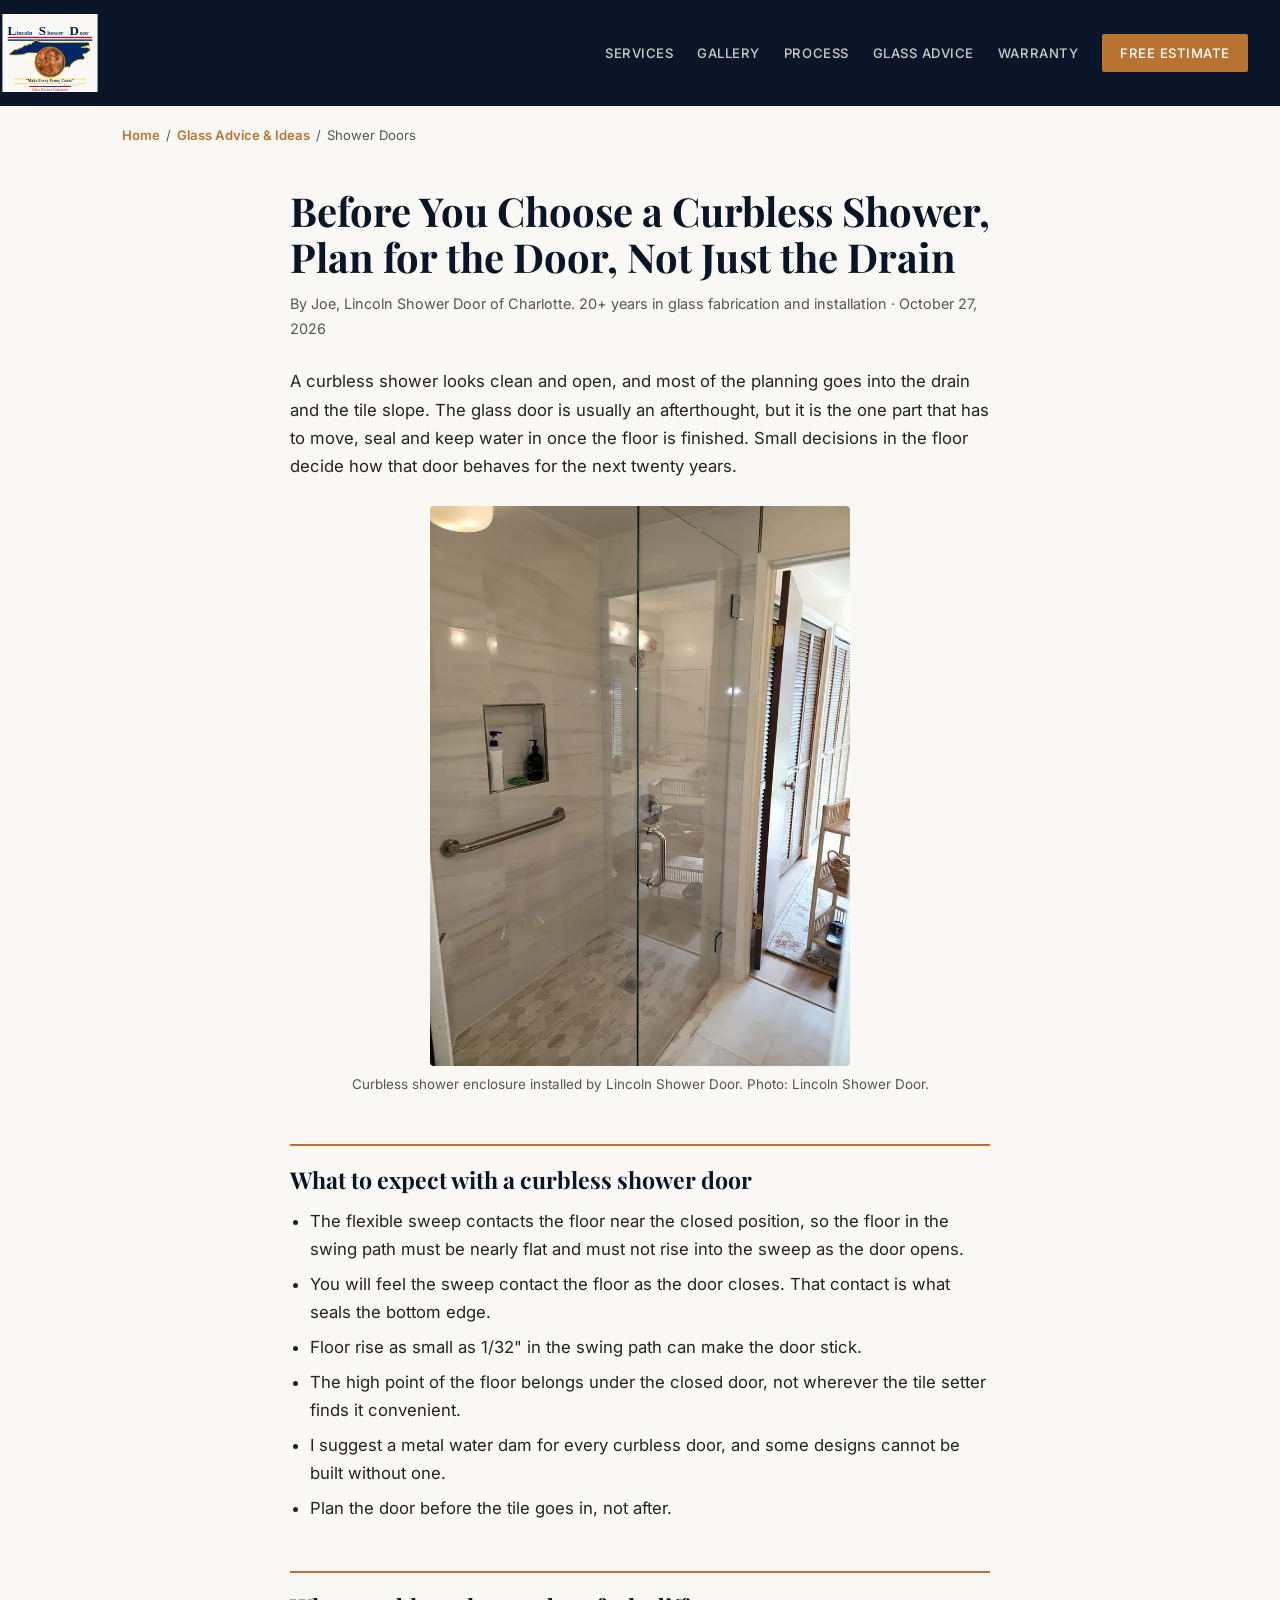
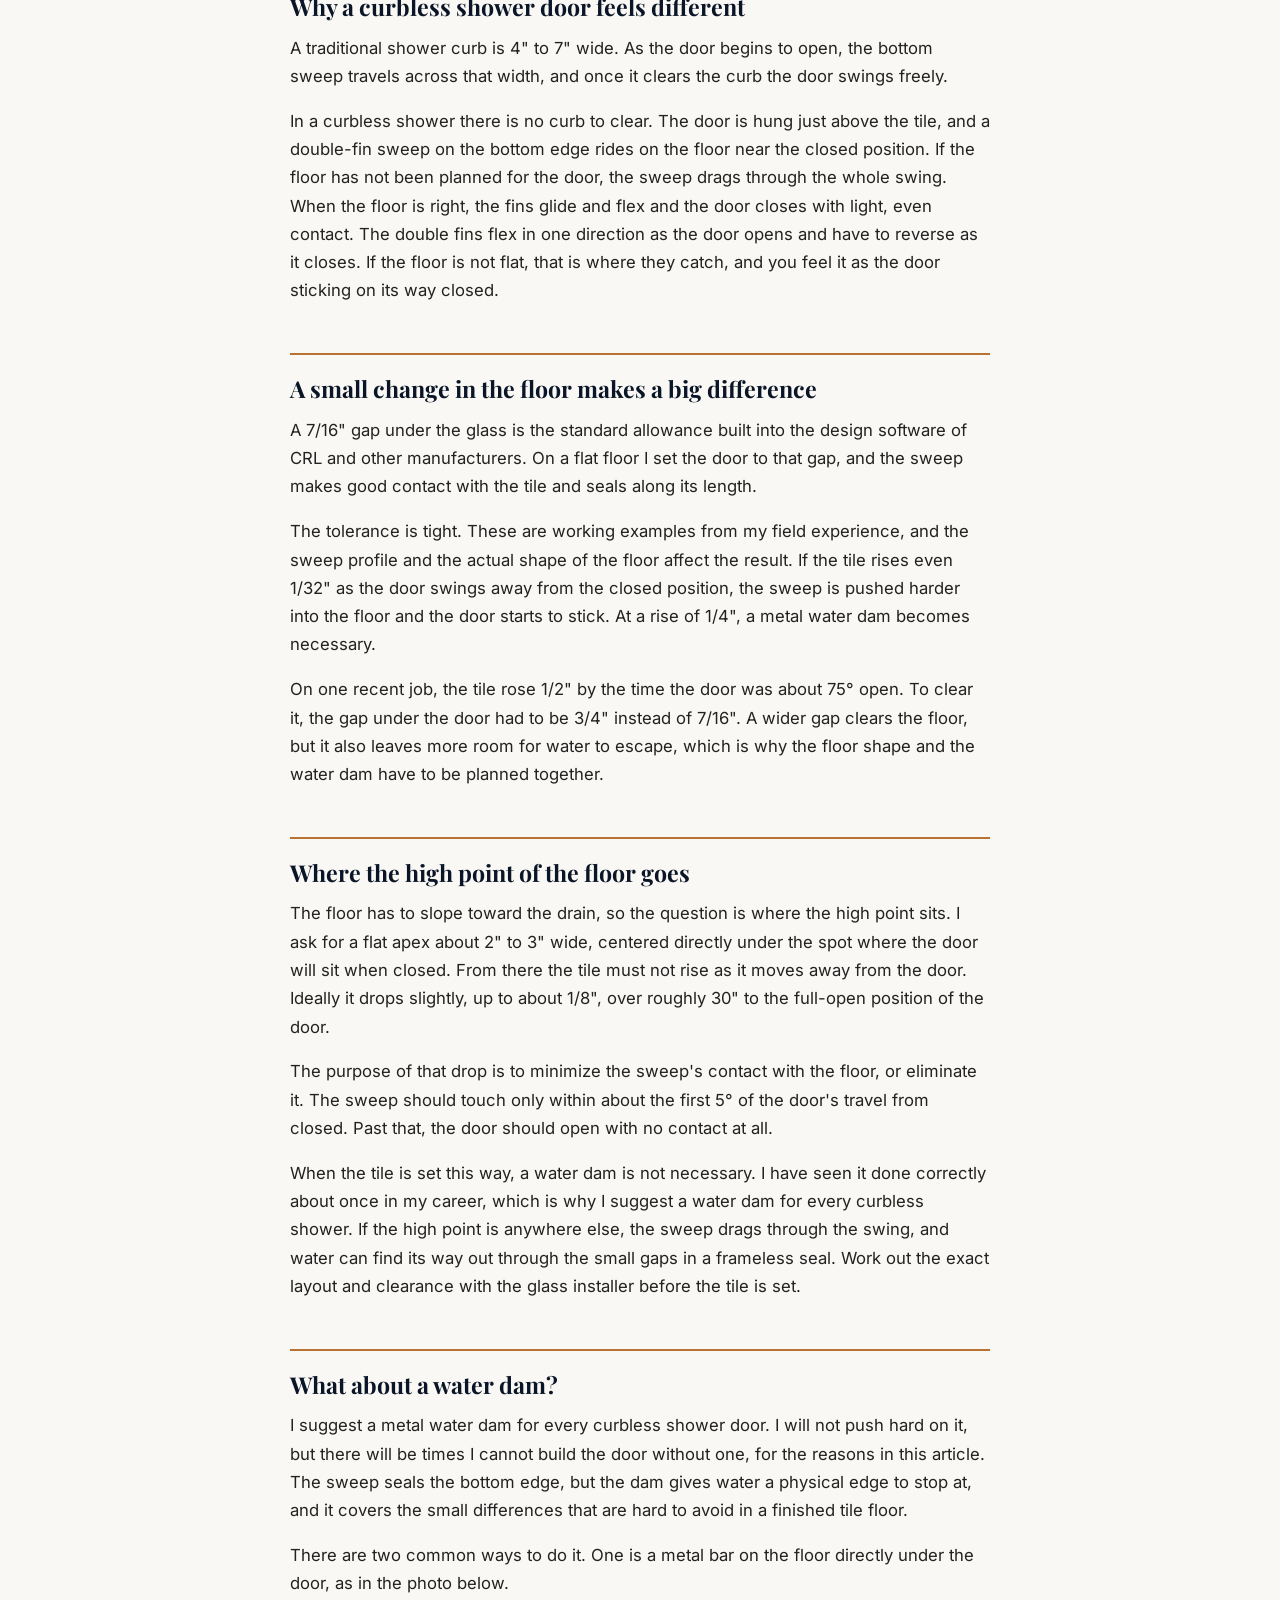
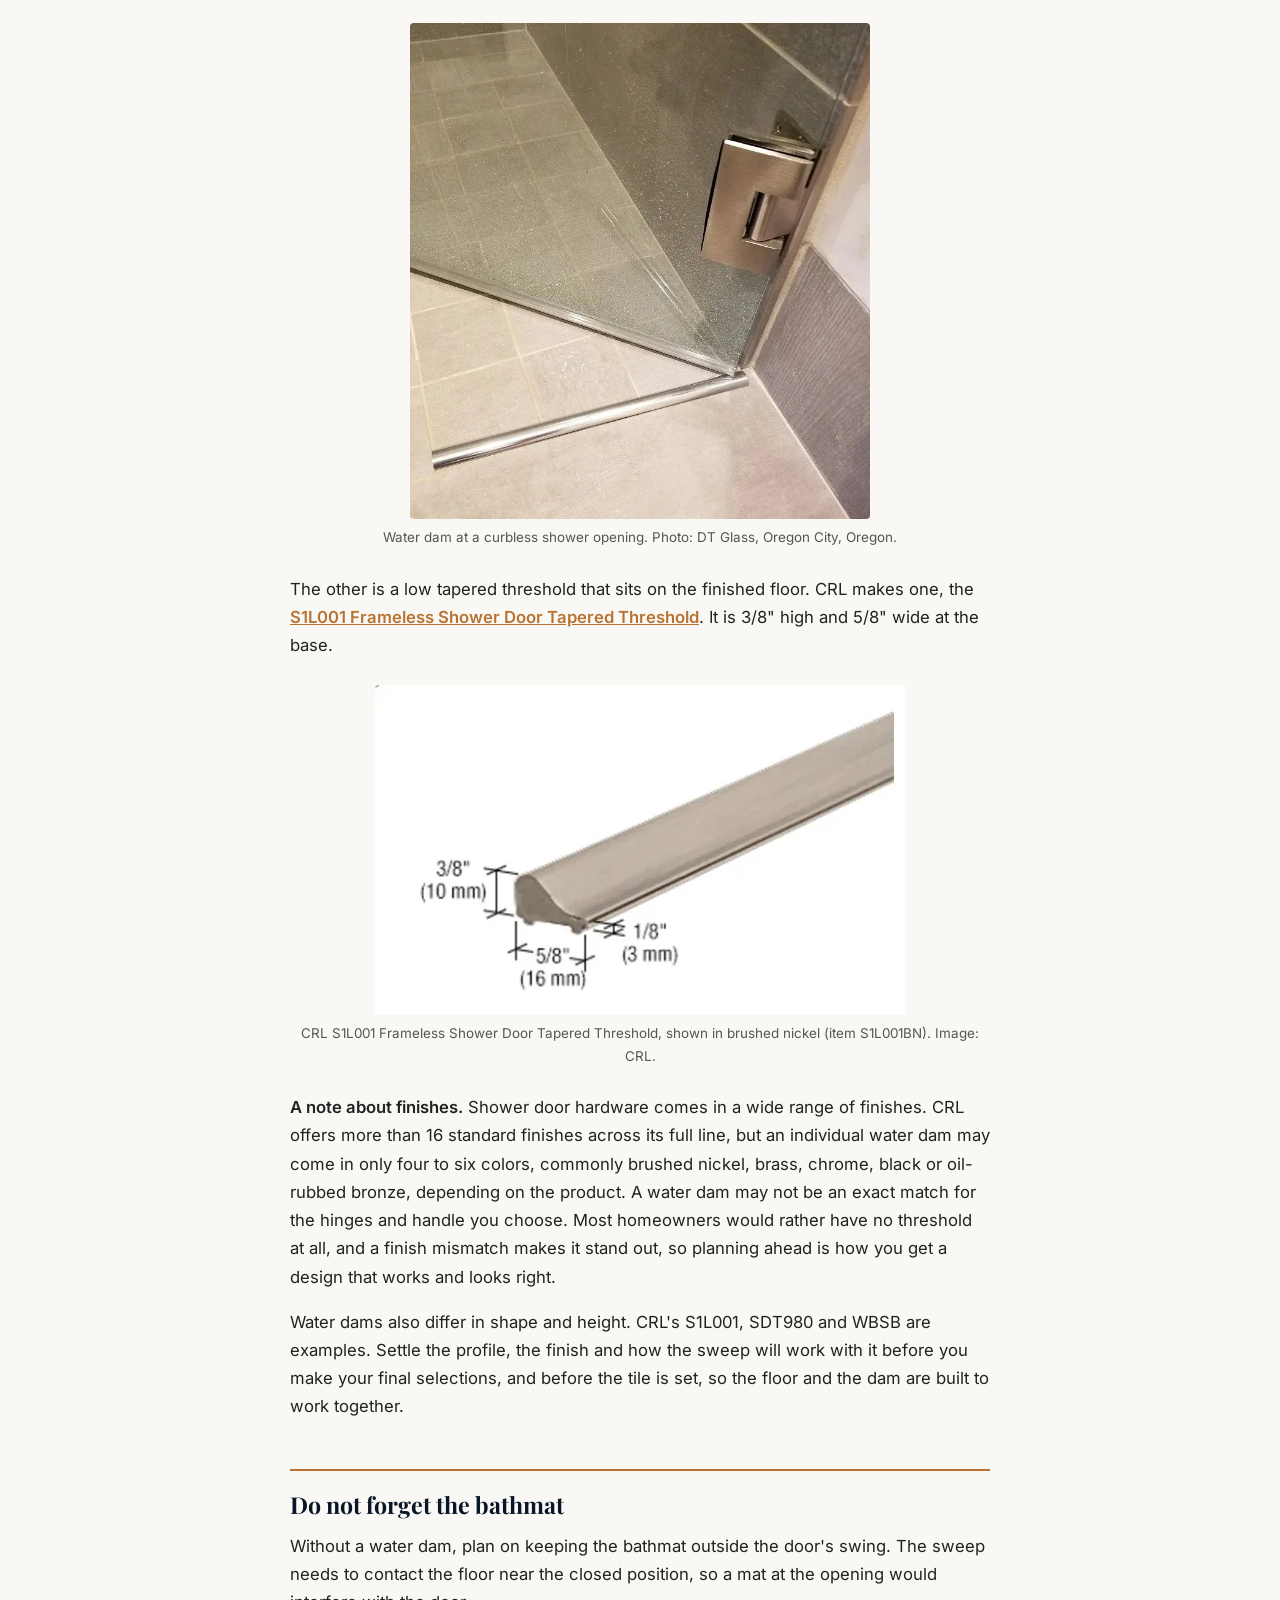
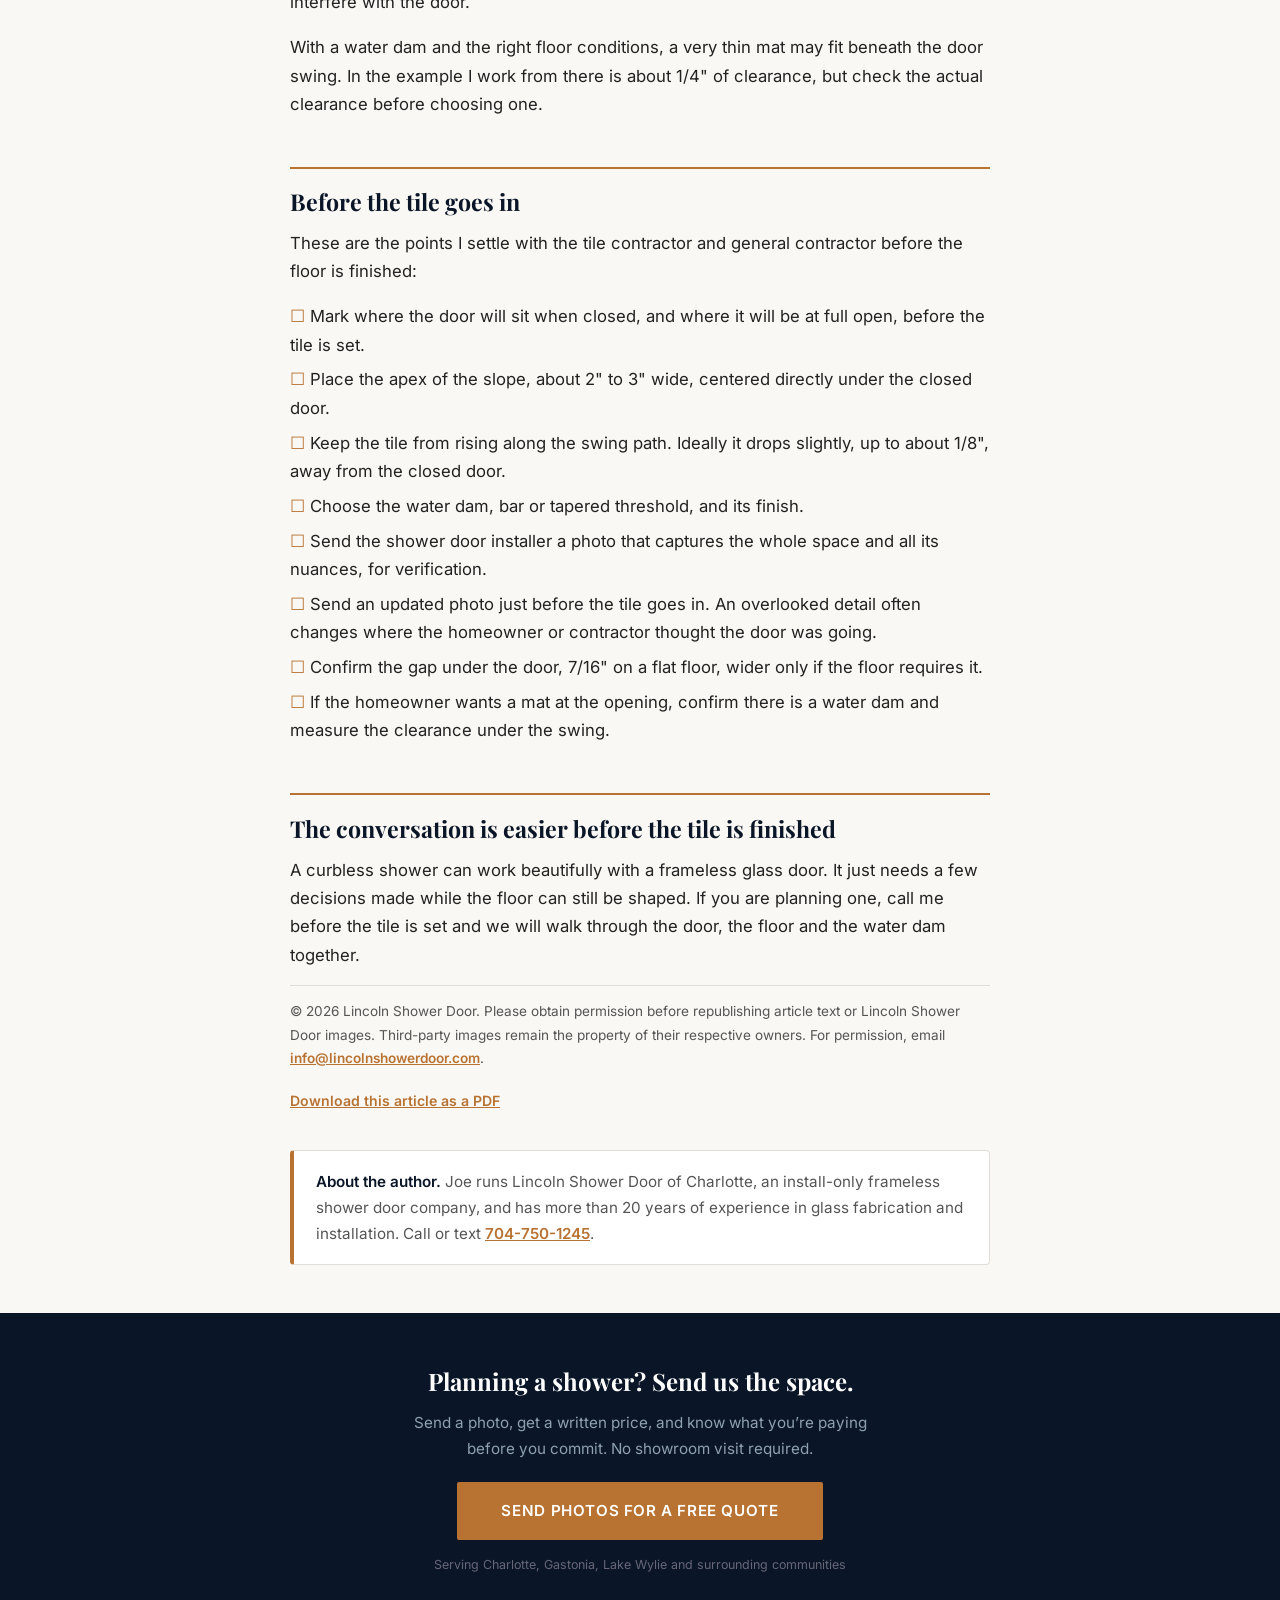
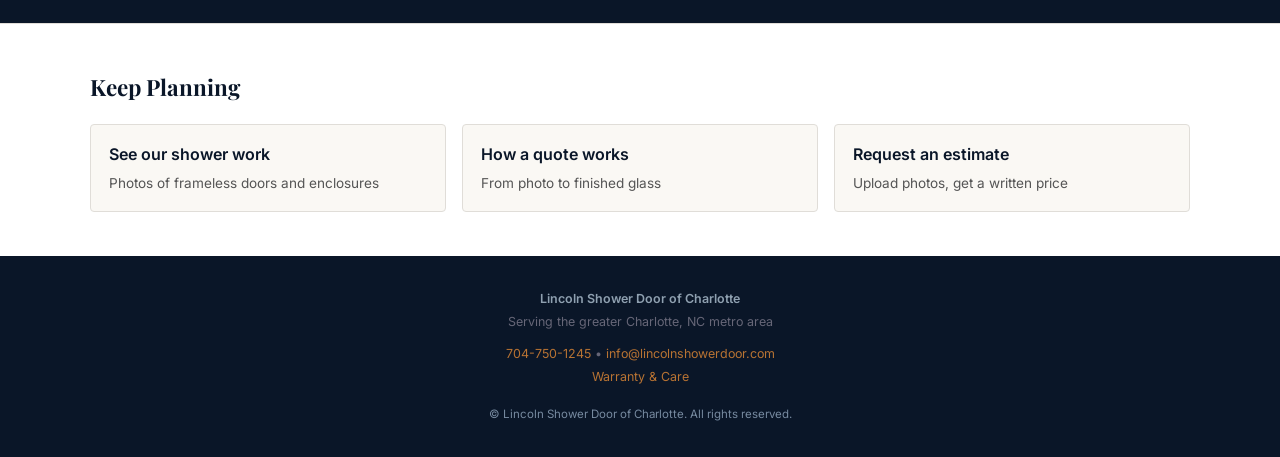
<file: blog/curbless-shower-door-planning/index.html>
<!DOCTYPE html>
<html lang="en">
<head>
<meta charset="UTF-8">
<meta name="viewport" content="width=device-width, initial-scale=1.0">
<title>Curbless Shower Doors: Floor Slope, Door Sweeps &amp; Water Dams | Lincoln Shower Door of Charlotte</title>
<link rel="icon" type="image/svg+xml" href="/lincoln-shower-door-logo.svg">
<link rel="canonical" href="https://lincolnshowerdoor.com/blog/curbless-shower-door-planning/">

<link rel="stylesheet" href="/blog/blog.css">
<meta name="description" content="Planning a curbless shower in the Charlotte area? Joe, a glass professional with 20+ years of experience, explains floor slope, door sweeps, water dams and what to settle before the tile goes in.">
<meta name="robots" content="index,follow,max-image-preview:large">
<meta property="og:type" content="article">
<meta property="og:site_name" content="Lincoln Shower Door of Charlotte">
<meta property="og:title" content="Curbless Shower Doors: Floor Slope, Door Sweeps &amp; Water Dams | Lincoln Shower Door of Charlotte">
<meta property="og:description" content="Planning a curbless shower in the Charlotte area? Joe, a glass professional with 20+ years of experience, explains floor slope, door sweeps, water dams and what to settle before the tile goes in.">
<meta property="og:url" content="https://lincolnshowerdoor.com/blog/curbless-shower-door-planning/">
<meta property="og:image" content="https://lincolnshowerdoor.com/blog/curbless-shower-door-planning/curbless-frameless-shower-door-installed.jpg">
<meta property="og:image:alt" content="Frameless glass door on a curbless shower with a mosaic tile floor and bathroom beyond">
<meta name="twitter:card" content="summary_large_image">
<script type="application/ld+json">{
  "@context": "https://schema.org",
  "@type": "Article",
  "headline": "Before You Choose a Curbless Shower, Plan for the Door, Not Just the Drain",
  "description": "Planning a curbless shower in the Charlotte area? Joe, a glass professional with 20+ years of experience, explains floor slope, door sweeps, water dams and what to settle before the tile goes in.",
  "image": [
    "https://lincolnshowerdoor.com/blog/curbless-shower-door-planning/curbless-frameless-shower-door-installed.jpg",
    "https://lincolnshowerdoor.com/blog/curbless-shower-door-planning/curbless-shower-door-metal-water-dam.jpg",
    "https://lincolnshowerdoor.com/blog/curbless-shower-door-planning/crl-s1l001-tapered-threshold-water-dam.jpg"
  ],
  "datePublished": "2026-10-27",
  "dateModified": "2026-10-27",
  "author": {
    "@type": "Person",
    "name": "Joe",
    "jobTitle": "Glass fabrication and installation professional",
    "worksFor": {
      "@id": "https://lincolnshowerdoor.com/#business"
    }
  },
  "publisher": {
    "@id": "https://lincolnshowerdoor.com/#business"
  },
  "mainEntityOfPage": "https://lincolnshowerdoor.com/blog/curbless-shower-door-planning/",
  "articleSection": "Shower Doors"
}</script>
<script type="application/ld+json">{
  "@context": "https://schema.org",
  "@type": "BreadcrumbList",
  "itemListElement": [
    {
      "@type": "ListItem",
      "position": 1,
      "name": "Home",
      "item": "https://lincolnshowerdoor.com/"
    },
    {
      "@type": "ListItem",
      "position": 2,
      "name": "Glass Advice & Ideas",
      "item": "https://lincolnshowerdoor.com/blog/"
    },
    {
      "@type": "ListItem",
      "position": 3,
      "name": "Before You Choose a Curbless Shower, Plan for the Door, Not Just the Drain",
      "item": "https://lincolnshowerdoor.com/blog/curbless-shower-door-planning/"
    }
  ]
}</script>
</head>
<body>

<div class="sticky-cta">
  <a href="/estimate.html">Upload Photos · Free Quote</a><a href="tel:+17047501245">Call</a><a href="sms:+17047501245">Text</a>
</div>

<nav>
  <a class="nav-logo" href="/index.html" aria-label="Lincoln Shower Door of Charlotte home"><img src="/lincoln-shower-door-logo.svg" width="500" height="410" alt="Lincoln Shower Door of Charlotte logo"></a>
  <button class="nav-toggle" id="navToggle" aria-label="Menu" aria-expanded="false" aria-controls="navLinks"><span></span></button>
  <div class="nav-links" id="navLinks">
    <a href="/index.html#services">Services</a>
    <a href="/gallery.html">Gallery</a>
    <a href="/process.html">Process</a>
    <a href="/blog/" aria-current="page">Glass Advice</a>
    <a href="/warranty/">Warranty</a>
    <a href="/estimate.html" class="nav-cta">Free Estimate</a>
  </div>
</nav>

<div class="flag-stripe"><div></div><div></div><div></div></div>

<main>
<div class="crumbs" role="navigation" aria-label="Breadcrumb"><a href="/index.html">Home</a><span>/</span><a href="/blog/">Glass Advice &amp; Ideas</a><span>/</span>Shower Doors</div>
<article class="article">
<h1>Before You Choose a Curbless Shower, Plan for the Door, Not Just the Drain</h1>
<p class="byline">By Joe, Lincoln Shower Door of Charlotte. 20+ years in glass fabrication and installation &middot; <time datetime="2026-10-27">October 27, 2026</time></p>

<p>A curbless shower looks clean and open, and most of the planning goes into the drain and the tile slope. The glass door is usually an afterthought, but it is the one part that has to move, seal and keep water in once the floor is finished. Small decisions in the floor decide how that door behaves for the next twenty years.</p>

<figure class="intro"><picture><source srcset="curbless-frameless-shower-door-installed-480.webp 480w, curbless-frameless-shower-door-installed-750.webp 750w, curbless-frameless-shower-door-installed.webp 1000w" sizes="(max-width: 800px) 100vw, 750px" type="image/webp"><img src="curbless-frameless-shower-door-installed.jpg" alt="Frameless glass door on a curbless shower with a mosaic tile floor and bathroom beyond" width="750" height="1000"></picture><figcaption>Curbless shower enclosure installed by Lincoln Shower Door. Photo: Lincoln Shower Door.</figcaption></figure>

<h2>What to expect with a curbless shower door</h2>
<ul>
<li>The flexible sweep contacts the floor near the closed position, so the floor in the swing path must be nearly flat and must not rise into the sweep as the door opens.</li>
<li>You will feel the sweep contact the floor as the door closes. That contact is what seals the bottom edge.</li>
<li>Floor rise as small as 1/32" in the swing path can make the door stick.</li>
<li>The high point of the floor belongs under the closed door, not wherever the tile setter finds it convenient.</li>
<li>I suggest a metal water dam for every curbless door, and some designs cannot be built without one.</li>
<li>Plan the door before the tile goes in, not after.</li>
</ul>

<h2>Why a curbless shower door feels different</h2>
<p>A traditional shower curb is 4" to 7" wide. As the door begins to open, the bottom sweep travels across that width, and once it clears the curb the door swings freely.</p>
<p>In a curbless shower there is no curb to clear. The door is hung just above the tile, and a double-fin sweep on the bottom edge rides on the floor near the closed position. If the floor has not been planned for the door, the sweep drags through the whole swing. When the floor is right, the fins glide and flex and the door closes with light, even contact. The double fins flex in one direction as the door opens and have to reverse as it closes. If the floor is not flat, that is where they catch, and you feel it as the door sticking on its way closed.</p>

<h2>A small change in the floor makes a big difference</h2>
<p>A 7/16" gap under the glass is the standard allowance built into the design software of CRL and other manufacturers. On a flat floor I set the door to that gap, and the sweep makes good contact with the tile and seals along its length.</p>
<p>The tolerance is tight. These are working examples from my field experience, and the sweep profile and the actual shape of the floor affect the result. If the tile rises even 1/32" as the door swings away from the closed position, the sweep is pushed harder into the floor and the door starts to stick. At a rise of 1/4", a metal water dam becomes necessary.</p>
<p>On one recent job, the tile rose 1/2" by the time the door was about 75&deg; open. To clear it, the gap under the door had to be 3/4" instead of 7/16". A wider gap clears the floor, but it also leaves more room for water to escape, which is why the floor shape and the water dam have to be planned together.</p>

<h2>Where the high point of the floor goes</h2>
<p>The floor has to slope toward the drain, so the question is where the high point sits. I ask for a flat apex about 2" to 3" wide, centered directly under the spot where the door will sit when closed. From there the tile must not rise as it moves away from the door. Ideally it drops slightly, up to about 1/8", over roughly 30" to the full-open position of the door.</p>
<p>The purpose of that drop is to minimize the sweep's contact with the floor, or eliminate it. The sweep should touch only within about the first 5&deg; of the door's travel from closed. Past that, the door should open with no contact at all.</p>
<p>When the tile is set this way, a water dam is not necessary. I have seen it done correctly about once in my career, which is why I suggest a water dam for every curbless shower. If the high point is anywhere else, the sweep drags through the swing, and water can find its way out through the small gaps in a frameless seal. Work out the exact layout and clearance with the glass installer before the tile is set.</p>

<h2>What about a water dam?</h2>
<p>I suggest a metal water dam for every curbless shower door. I will not push hard on it, but there will be times I cannot build the door without one, for the reasons in this article. The sweep seals the bottom edge, but the dam gives water a physical edge to stop at, and it covers the small differences that are hard to avoid in a finished tile floor.</p>
<p>There are two common ways to do it. One is a metal bar on the floor directly under the door, as in the photo below.</p>
<figure class="dt"><picture><source srcset="curbless-shower-door-metal-water-dam.webp" type="image/webp"><img loading="lazy" decoding="async" src="curbless-shower-door-metal-water-dam.jpg" alt="Metal water dam bar on the floor at the bottom of a frameless glass door in a curbless shower" width="750" height="809"></picture><figcaption>Water dam at a curbless shower opening. Photo: DT Glass, Oregon City, Oregon.</figcaption></figure>
<p>The other is a low tapered threshold that sits on the finished floor. CRL makes one, the <a href="https://www.crlaurence.com/p/S1L001BN">S1L001 Frameless Shower Door Tapered Threshold</a>. It is 3/8" high and 5/8" wide at the base.</p>
<figure><picture><source srcset="crl-s1l001-tapered-threshold-water-dam.webp" type="image/webp"><img loading="lazy" decoding="async" src="crl-s1l001-tapered-threshold-water-dam.jpg" alt="CRL S1L001 tapered threshold with dimensions: 3/8 inch high, 5/8 inch wide" width="530" height="330"></picture><figcaption>CRL S1L001 Frameless Shower Door Tapered Threshold, shown in brushed nickel (item S1L001BN). Image: CRL.</figcaption></figure>
<p><strong>A note about finishes.</strong> Shower door hardware comes in a wide range of finishes. CRL offers more than 16 standard finishes across its full line, but an individual water dam may come in only four to six colors, commonly brushed nickel, brass, chrome, black or oil-rubbed bronze, depending on the product. A water dam may not be an exact match for the hinges and handle you choose. Most homeowners would rather have no threshold at all, and a finish mismatch makes it stand out, so planning ahead is how you get a design that works and looks right.</p>
<p>Water dams also differ in shape and height. CRL's S1L001, SDT980 and WBSB are examples. Settle the profile, the finish and how the sweep will work with it before you make your final selections, and before the tile is set, so the floor and the dam are built to work together.</p>

<h2>Do not forget the bathmat</h2>
<p>Without a water dam, plan on keeping the bathmat outside the door's swing. The sweep needs to contact the floor near the closed position, so a mat at the opening would interfere with the door.</p>
<p>With a water dam and the right floor conditions, a very thin mat may fit beneath the door swing. In the example I work from there is about 1/4" of clearance, but check the actual clearance before choosing one.</p>

<h2>Before the tile goes in</h2>
<p>These are the points I settle with the tile contractor and general contractor before the floor is finished:</p>
<ul class="check">
<li>Mark where the door will sit when closed, and where it will be at full open, before the tile is set.</li>
<li>Place the apex of the slope, about 2" to 3" wide, centered directly under the closed door.</li>
<li>Keep the tile from rising along the swing path. Ideally it drops slightly, up to about 1/8", away from the closed door.</li>
<li>Choose the water dam, bar or tapered threshold, and its finish.</li>
<li>Send the shower door installer a photo that captures the whole space and all its nuances, for verification.</li>
<li>Send an updated photo just before the tile goes in. An overlooked detail often changes where the homeowner or contractor thought the door was going.</li>
<li>Confirm the gap under the door, 7/16" on a flat floor, wider only if the floor requires it.</li>
<li>If the homeowner wants a mat at the opening, confirm there is a water dam and measure the clearance under the swing.</li>
</ul>

<h2>The conversation is easier before the tile is finished</h2>
<p>A curbless shower can work beautifully with a frameless glass door. It just needs a few decisions made while the floor can still be shaped. If you are planning one, call me before the tile is set and we will walk through the door, the floor and the water dam together.</p>


<p class="reuse-notice" style="font-size:0.85rem;color:#555;border-top:1px solid #ddd;padding-top:14px">&copy; 2026 Lincoln Shower Door. Please obtain permission before republishing article text or Lincoln Shower Door images. Third-party images remain the property of their respective owners. For permission, email <a href="mailto:info@lincolnshowerdoor.com">info@lincolnshowerdoor.com</a>.</p>

<p><a class="dl" href="/blog/curbless-shower-door-planning/curbless-shower-door-planning-guide.pdf">Download this article as a PDF</a></p>

<div class="author-box">
  <p><strong>About the author.</strong> Joe runs Lincoln Shower Door of Charlotte, an install-only frameless shower door company, and has more than 20 years of experience in glass fabrication and installation. Call or text <a href="tel:+17047501245">704-750-1245</a>.</p>
</div>
</article>
<div class="mid-cta">
  <h3>Planning a shower? Send us the space.</h3>
  <p>Send a photo, get a written price, and know what you&rsquo;re paying before you commit. No showroom visit required.</p>
  <div class="mid-cta-choices">
    <a href="/estimate.html" class="btn-primary">Send Photos for a Free Quote</a>
    <a href="tel:+17047501245" class="btn-secondary mobile-contact">Call Instead</a>
    <a href="sms:+17047501245" class="btn-secondary mobile-contact">Text a Photo</a>
  </div>
  <span class="btn-sub">Serving Charlotte, Gastonia, Lake Wylie and surrounding communities</span>
</div>

<section class="related" aria-labelledby="rel-h">
  <div class="related-inner">
    <h2 id="rel-h">Keep Planning</h2>
    <div class="related-links">
      
      <a href="/gallery.html">See our shower work<span>Photos of frameless doors and enclosures</span></a>
      <a href="/process.html">How a quote works<span>From photo to finished glass</span></a>
      <a href="/estimate.html">Request an estimate<span>Upload photos, get a written price</span></a>
    </div>
  </div>
</section>
</main>

<footer id="contact">
  <p><strong style="color:#8fa0b0">Lincoln Shower Door of Charlotte</strong></p>
  <p>Serving the greater Charlotte, NC metro area</p>
  <p style="margin-top:10px"><a href="tel:+17047501245">704-750-1245</a>&nbsp;&bull;&nbsp;<a href="mailto:info@lincolnshowerdoor.com">info@lincolnshowerdoor.com</a></p>
  <p><a href="/warranty/">Warranty &amp; Care</a></p>
<p style="margin-top:16px;font-size:0.72rem;color:#778aa0">&copy; Lincoln Shower Door of Charlotte. All rights reserved.</p>
</footer>
<script>
document.addEventListener('DOMContentLoaded',function(){
  var t=document.getElementById('navToggle'),l=document.getElementById('navLinks');
  t.addEventListener('click',function(){var o=l.classList.toggle('open');t.setAttribute('aria-expanded',o?'true':'false')});
  l.querySelectorAll('a').forEach(function(a){a.addEventListener('click',function(){l.classList.remove('open');t.setAttribute('aria-expanded','false')})});
});
</script>
</body>
</html>
</file>
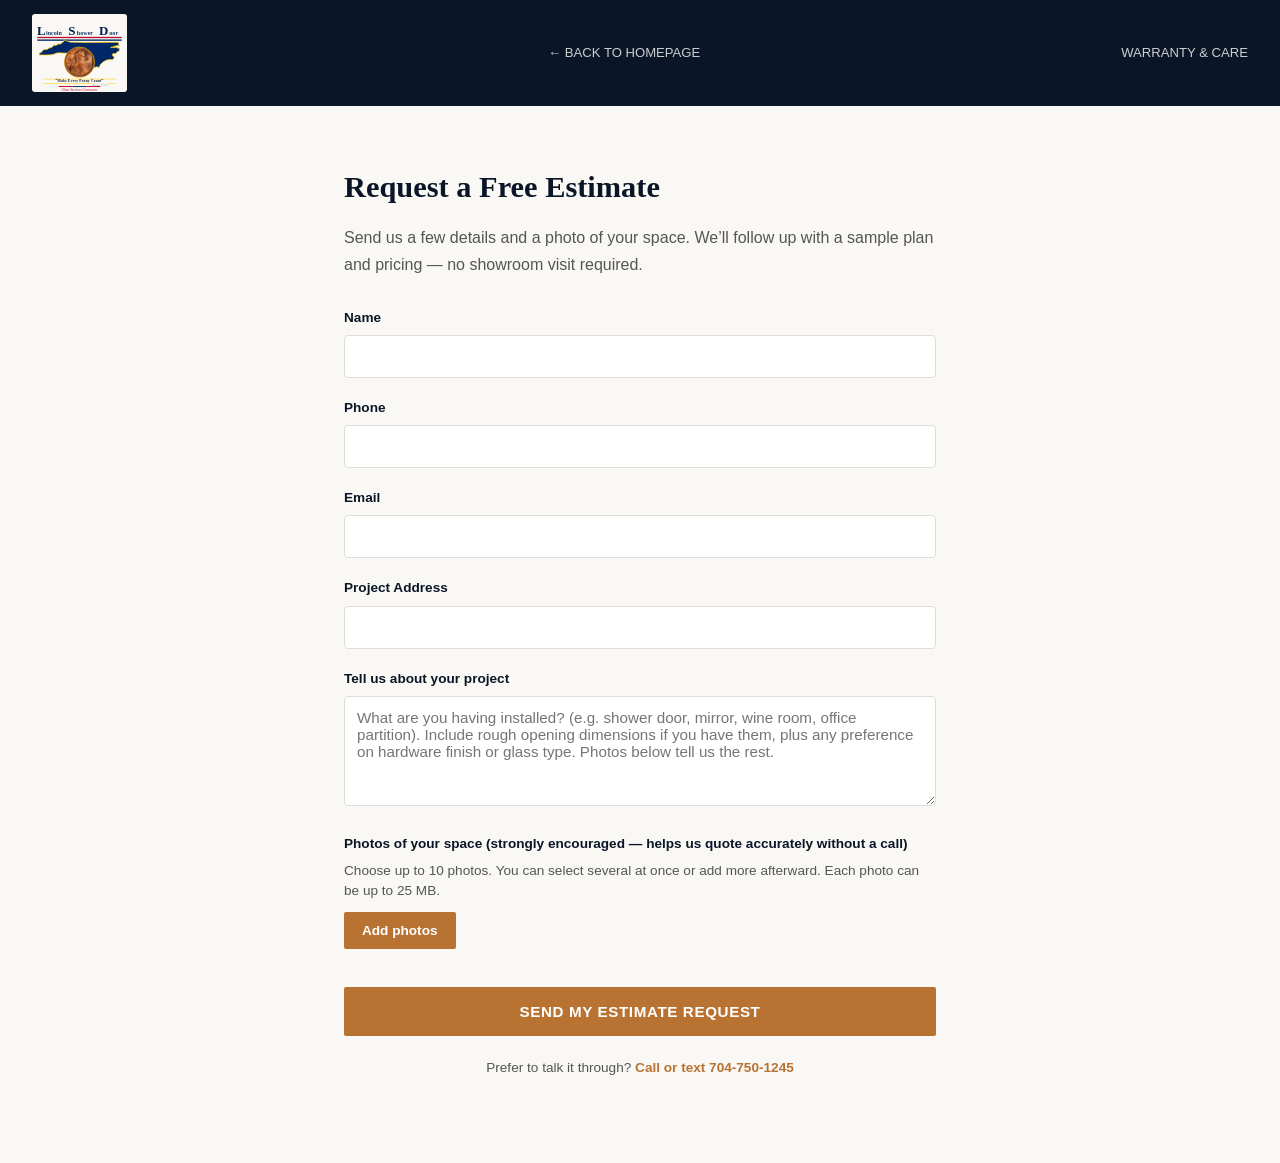
<file: estimate.html>
<!DOCTYPE html>
<html lang="en">
<head>
<meta charset="UTF-8">
<meta name="viewport" content="width=device-width, initial-scale=1.0">
<title>Free Estimate | Lincoln Shower Door of Charlotte</title>
<link rel="icon" type="image/svg+xml" href="lincoln-shower-door-logo.svg">
<link rel="canonical" href="https://lincolnshowerdoor.com/estimate.html">
<meta name="description" content="Request a free estimate from Lincoln Shower Door of Charlotte. Send a photo of your project and we'll follow up with a sample plan and pricing.">
<style>
*,*::before,*::after{box-sizing:border-box;margin:0;padding:0}
body{font-family:'Inter',Arial,sans-serif;background:#faf8f4;color:#1a1a1a;line-height:1.7}
nav{background:#0a1628;padding:14px 32px;display:flex;justify-content:space-between;align-items:center}
nav img{height:78px;display:block;border-radius:3px}
nav a{color:#ccc;text-decoration:none;font-size:0.82rem;font-weight:500;text-transform:uppercase}
.wrap{max-width:640px;margin:0 auto;padding:56px 24px}
h1{font-family:Georgia,serif;font-size:1.9rem;color:#0a1628;margin-bottom:10px}
.wrap>p{color:#555;margin-bottom:28px}
label{display:block;font-weight:600;font-size:0.85rem;color:#0a1628;margin-bottom:6px;margin-top:18px}
input,textarea,select{width:100%;padding:12px;border:1px solid #e0ddd8;border-radius:4px;font-family:inherit;font-size:0.95rem}
textarea{min-height:110px;resize:vertical}
.saved-picks{background:#fff;border:1px solid #e0ddd8;border-radius:6px;padding:16px 18px;margin-top:20px;display:none}
.saved-picks.show{display:block}
.saved-picks h3{font-size:0.9rem;color:#0a1628;margin-bottom:8px}
.saved-picks ul{list-style:none;font-size:0.85rem;color:#555}
.saved-picks li{margin-bottom:6px;padding-left:14px;position:relative}
.saved-picks li::before{content:'\2665';position:absolute;left:0;color:#BF0A30;font-size:11px;top:3px}
button{margin-top:26px;background:#b87333;color:#fff;border:none;padding:16px 44px;font-weight:700;font-size:0.95rem;letter-spacing:.04em;text-transform:uppercase;border-radius:2px;cursor:pointer;width:100%}
button:hover{background:#d4956a}
.alt{text-align:center;margin-top:20px;font-size:0.85rem;color:#667}
.alt a{color:#b87333;font-weight:600;text-decoration:none}

.photo-add{width:auto;margin:4px 0;padding:11px 18px;font-size:.85rem;text-transform:none;letter-spacing:0}
.photo-help{margin:4px 0 8px;color:#555;font-size:.85rem;line-height:1.45}
.photo-status{margin:8px 0;color:#405065;font-size:.85rem}
.photo-status.error{color:#a02121}
.photo-list{list-style:none;margin:8px 0;padding:0}
.photo-list li{display:flex;align-items:center;justify-content:space-between;gap:12px;padding:9px 0;border-bottom:1px solid #e0ddd8;font-size:.85rem;overflow-wrap:anywhere}
.photo-list .photo-remove{width:auto;margin:0;padding:6px 10px;border:1px solid #b87333;background:#fff;color:#714621;text-transform:none;letter-spacing:0;flex-shrink:0}
.photo-list .photo-remove:hover{background:#f7eee5}

</style>
</head>
<body>
<nav>
  <img src="lincoln-shower-door-logo.svg" alt="Lincoln Shower Door of Charlotte logo">
  <a href="index.html">&larr; Back to homepage</a>
  <a href="/warranty/">Warranty &amp; Care</a>
</nav>
<div class="wrap">
  <h1>Request a Free Estimate</h1>
  <p>Send us a few details and a photo of your space. We&rsquo;ll follow up with a sample plan and pricing &mdash; no showroom visit required.</p>

  <div class="saved-picks" id="savedPicks">
    <h3>Styles you&rsquo;ve liked on our site:</h3>
    <ul id="savedPicksList"></ul>
  </div>

  <div class="saved-picks" id="hardwarePrefs">
    <h3>Your hardware preferences:</h3>
    <ul id="hardwarePrefsList"></ul>
  </div>

  <form action="https://formspree.io/f/xkodjqqo" method="POST" enctype="multipart/form-data">
    <label for="name">Name</label>
    <input type="text" id="name" name="name" required>

    <label for="phone">Phone</label>
    <input type="tel" id="phone" name="phone" required>

    <label for="email">Email</label>
    <input type="email" id="email" name="email">

    <label for="address">Project Address</label>
    <input type="text" id="address" name="address">

    <label for="project">Tell us about your project</label>
    <textarea id="project" name="project" placeholder="What are you having installed? (e.g. shower door, mirror, wine room, office partition). Include rough opening dimensions if you have them, plus any preference on hardware finish or glass type. Photos below tell us the rest."></textarea>

    <label for="photo">Photos of your space (strongly encouraged — helps us quote accurately without a call)</label>
    <p class="photo-help" id="photoHelp">Choose up to 10 photos at once. Each photo can be up to 25 MB.</p>
    <input type="file" id="photo" name="photo" accept="image/*" multiple aria-describedby="photoHelp photoStatus">
    <p class="photo-status" id="photoStatus" role="status" aria-live="polite"></p>
    <ul class="photo-list" id="photoList" aria-label="Selected photos"></ul>
    <div id="photoAttachments"></div>

    <input type="hidden" name="liked_styles" id="likedStylesField">
    <input type="hidden" name="hardware_preferences" id="hardwarePrefsField">
    <button type="submit">Send My Estimate Request</button>
  </form>

  <p class="alt">Prefer to talk it through? <a href="tel:+17047501245">Call or text 704-750-1245</a></p>
</div>

<script>
// Preserve selections across picker visits while sending each photo under a distinct field name.
(function () {
  const picker = document.getElementById('photo');
  const list = document.getElementById('photoList');
  const status = document.getElementById('photoStatus');
  const attachments = document.getElementById('photoAttachments');
  const help = document.getElementById('photoHelp');
  let files = [];
  function formatSize(bytes) { return (bytes / 1024 / 1024).toFixed(1) + ' MB'; }
  function statusText(message, error) { status.textContent = message; status.classList.toggle('error', !!error); }
  let supported = false;
  try { const probe = new DataTransfer(); picker.files = probe.files; supported = true; } catch (_) {}
  if (!supported) {
    help.textContent = 'Choose up to 10 photos at once. Each photo can be up to 25 MB. Choosing files again replaces the previous selection.';
    picker.addEventListener('change', function () {
      list.replaceChildren();
      Array.from(picker.files).forEach(file => { const li = document.createElement('li'); li.textContent = file.name + ' (' + formatSize(file.size) + ')'; list.appendChild(li); });
      statusText(picker.files.length ? picker.files.length + ' photo(s) selected.' : '', false);
    });
    return;
  }
  picker.removeAttribute('name');
  picker.hidden = true;
  help.textContent = 'Choose up to 10 photos. You can select several at once or add more afterward. Each photo can be up to 25 MB.';
  const addButton = document.createElement('button'); addButton.type = 'button'; addButton.className = 'photo-add'; addButton.textContent = 'Add photos'; addButton.addEventListener('click', () => picker.click()); picker.before(addButton);
  function render() {
    list.replaceChildren(); attachments.replaceChildren();
    files.forEach((file, index) => {
      const li = document.createElement('li');
      const label = document.createElement('span'); label.textContent = file.name + ' (' + formatSize(file.size) + ')';
      const remove = document.createElement('button'); remove.type = 'button'; remove.className = 'photo-remove'; remove.textContent = 'Remove'; remove.setAttribute('aria-label', 'Remove ' + file.name);
      remove.addEventListener('click', () => { files.splice(index, 1); render(); statusText(files.length ? files.length + ' photo(s) selected.' : 'No photos selected.', false); });
      li.append(label, remove); list.appendChild(li);
      const upload = document.createElement('input'); upload.type = 'file'; upload.name = 'photo_' + (index + 1); upload.hidden = true; upload.tabIndex = -1;
      const transfer = new DataTransfer(); transfer.items.add(file); upload.files = transfer.files; attachments.appendChild(upload);
    });
  }
  picker.addEventListener('change', function () {
    const incoming = Array.from(picker.files);
    if (!incoming.length) return;
    const total = files.concat(incoming).reduce((sum, file) => sum + file.size, 0);
    if (files.length + incoming.length > 10) { picker.value = ''; statusText('Please select no more than 10 photos in total.', true); return; }
    if (incoming.some(file => file.size > 25 * 1024 * 1024)) { picker.value = ''; statusText('Each photo must be 25 MB or smaller.', true); return; }
    if (total > 95 * 1024 * 1024) { picker.value = ''; statusText('Please keep the combined photos under 95 MB.', true); return; }
    files.push(...incoming); picker.value = ''; render(); statusText(files.length + ' photo(s) selected. You can add more.', false);
  });
})();

function getSaved() {
  try { return JSON.parse(localStorage.getItem('lsd_saved') || '[]'); }
  catch(e) { return []; }
}
function getHardwarePrefs() {
  try { return JSON.parse(localStorage.getItem('lsd_hardware_prefs') || '{}'); }
  catch(e) { return {}; }
}
document.addEventListener('DOMContentLoaded', () => {
  const saved = getSaved();
  if (saved.length > 0) {
    const list = document.getElementById('savedPicksList');
    saved.forEach(s => {
      const li = document.createElement('li');
      li.textContent = s.label + (s.comment ? ' \u2014 "' + s.comment + '"' : '');
      list.appendChild(li);
    });
    document.getElementById('savedPicks').classList.add('show');
    document.getElementById('likedStylesField').value = saved.map(s => s.label + (s.comment ? ' (' + s.comment + ')' : '')).join('; ');
  }

  const prefs = getHardwarePrefs();
  const prefKeys = Object.keys(prefs);
  if (prefKeys.length > 0) {
    const list = document.getElementById('hardwarePrefsList');
    const labels = { hinge: 'Hinge & clamp style', handle: 'Handle style', glass: 'Glass type' };
    prefKeys.forEach(key => {
      const li = document.createElement('li');
      li.textContent = (labels[key] || key) + ': ' + prefs[key];
      list.appendChild(li);
    });
    document.getElementById('hardwarePrefs').classList.add('show');
    document.getElementById('hardwarePrefsField').value = prefKeys.map(k => (labels[k] || k) + ': ' + prefs[k]).join('; ');
  }
});
</script>
</body>
</html>
</file>
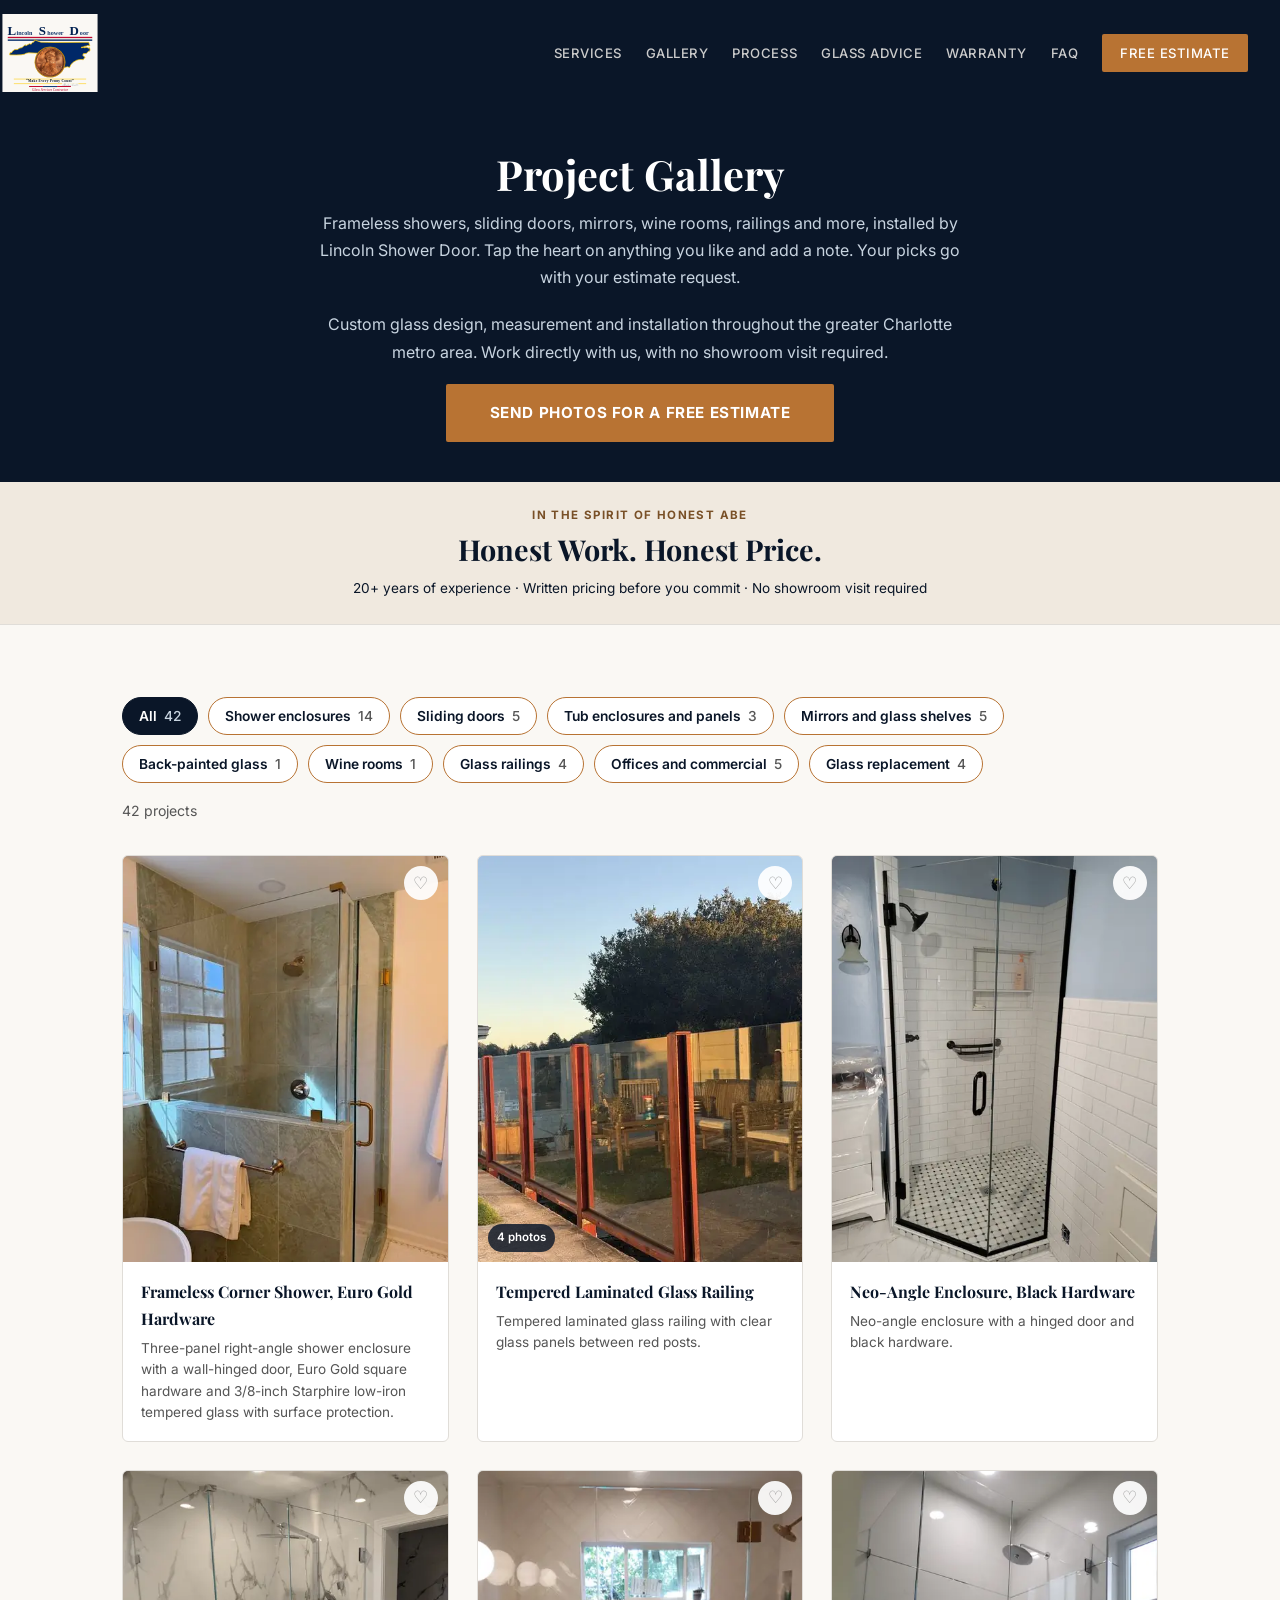
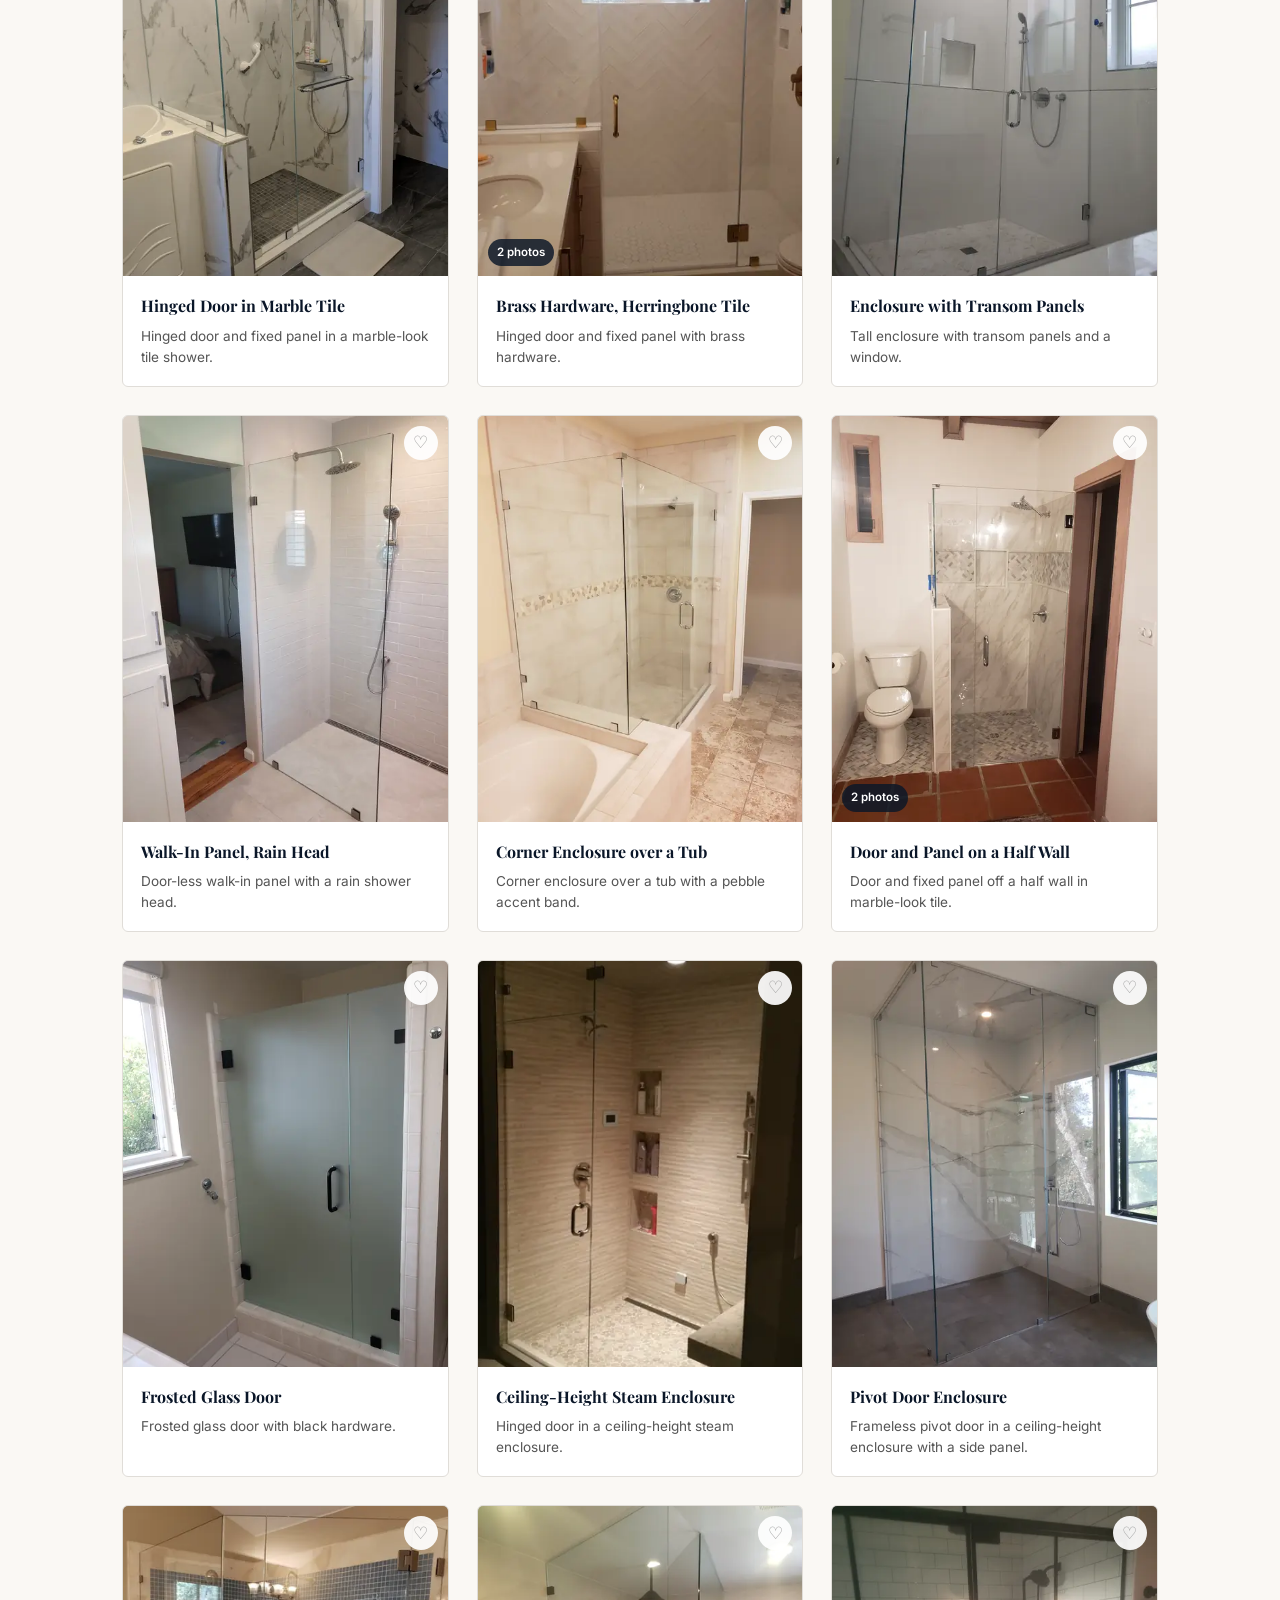
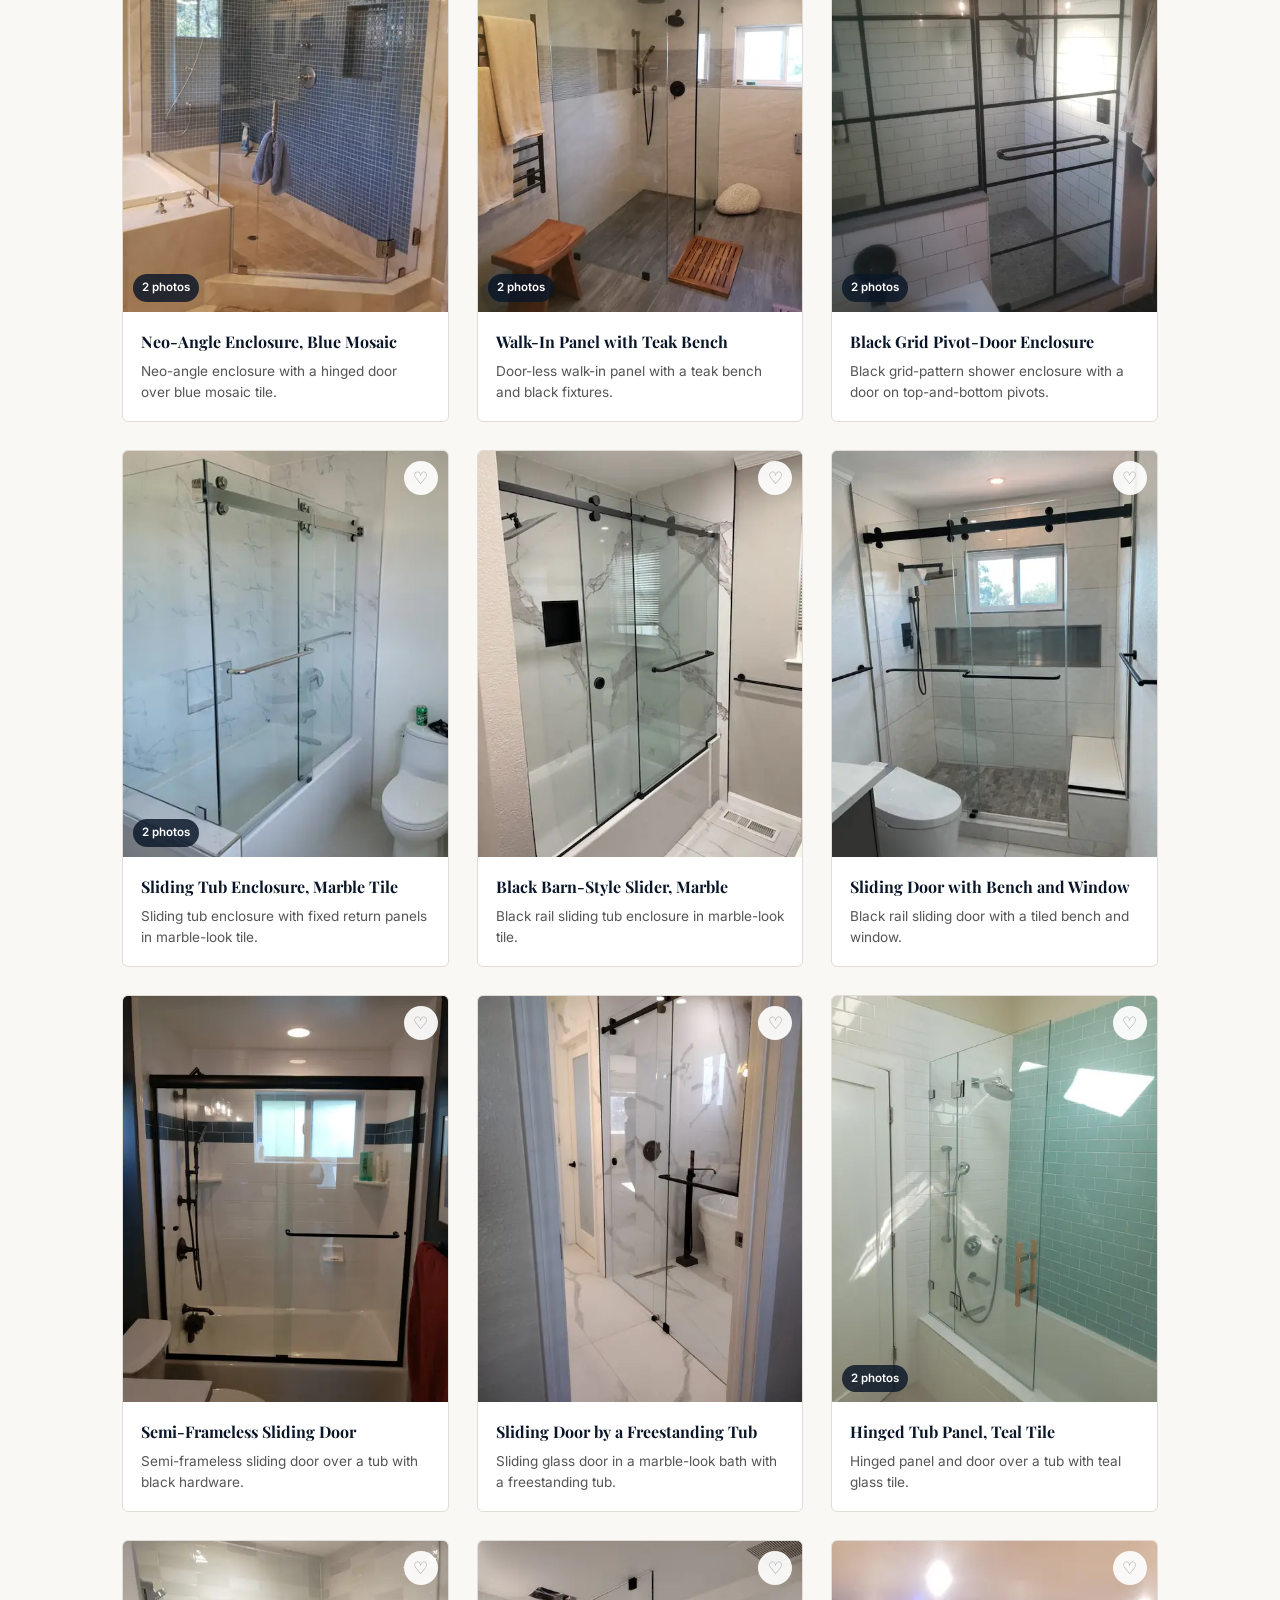
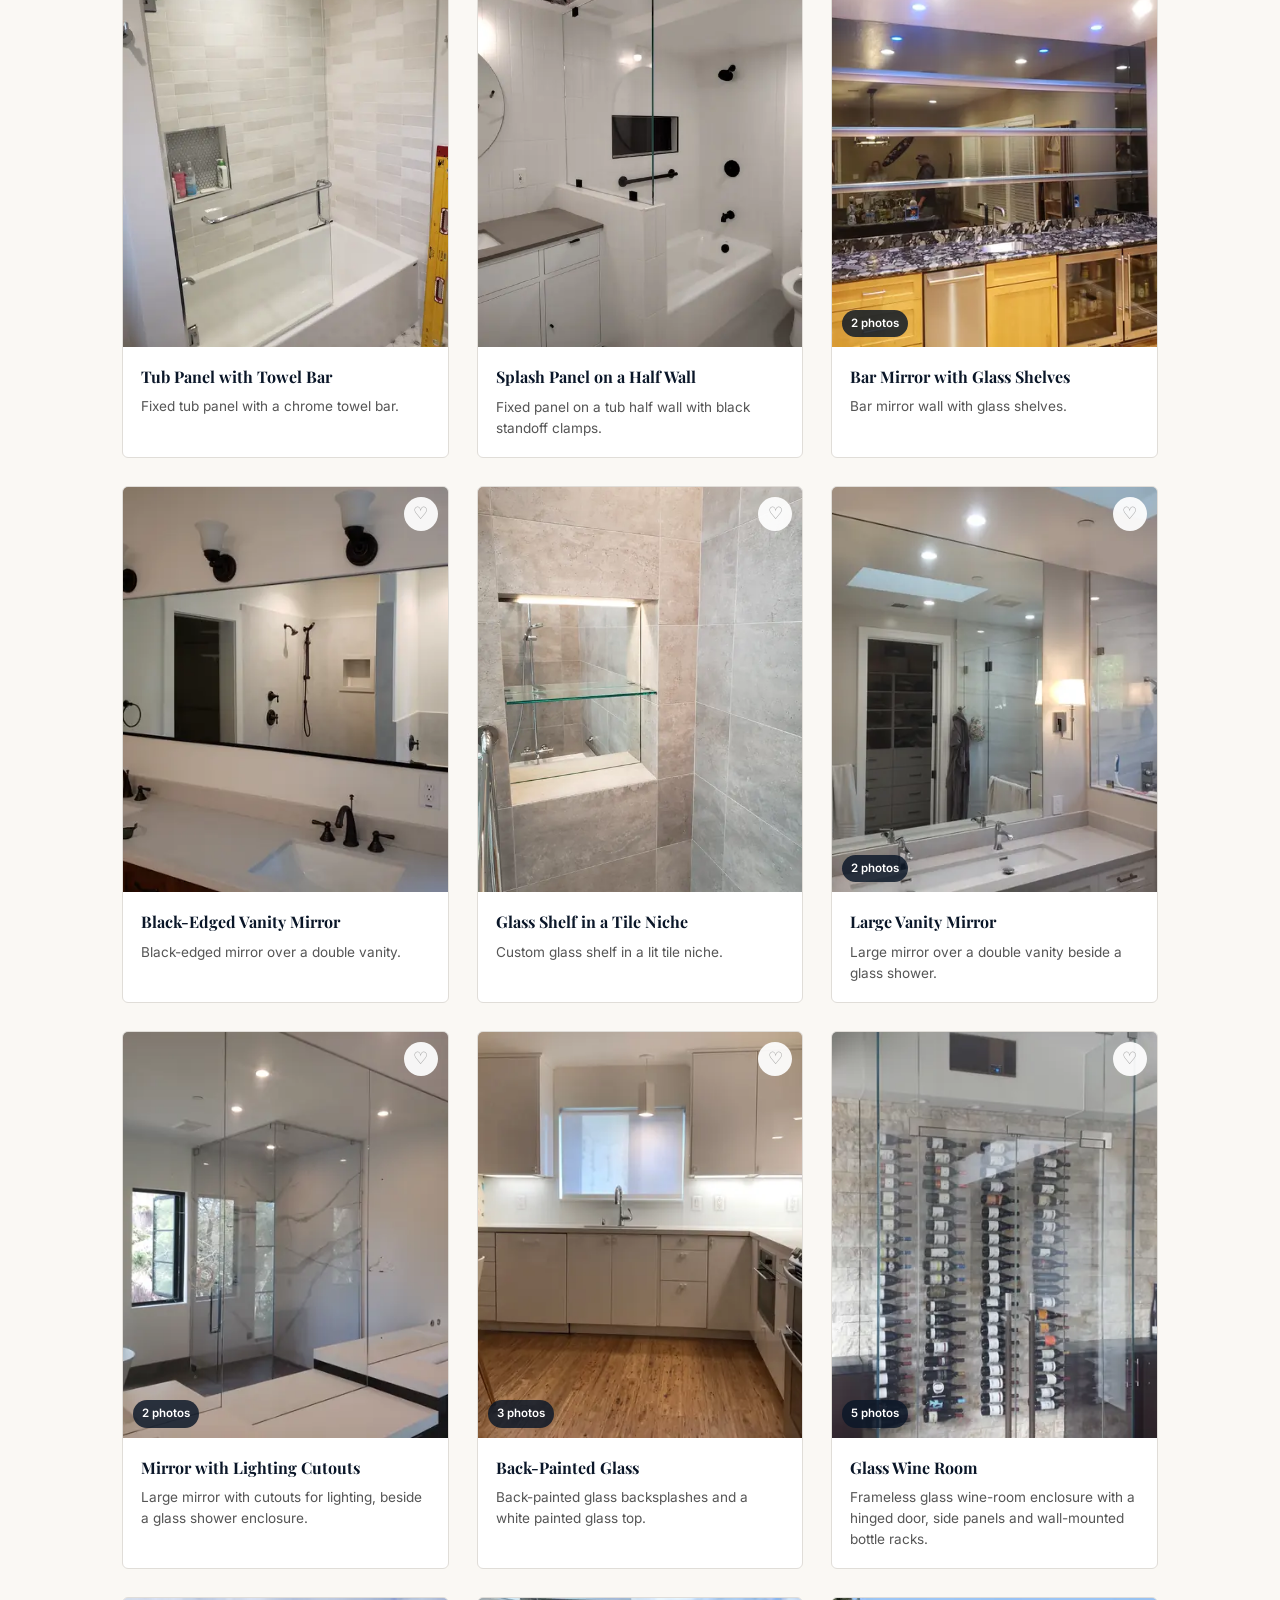
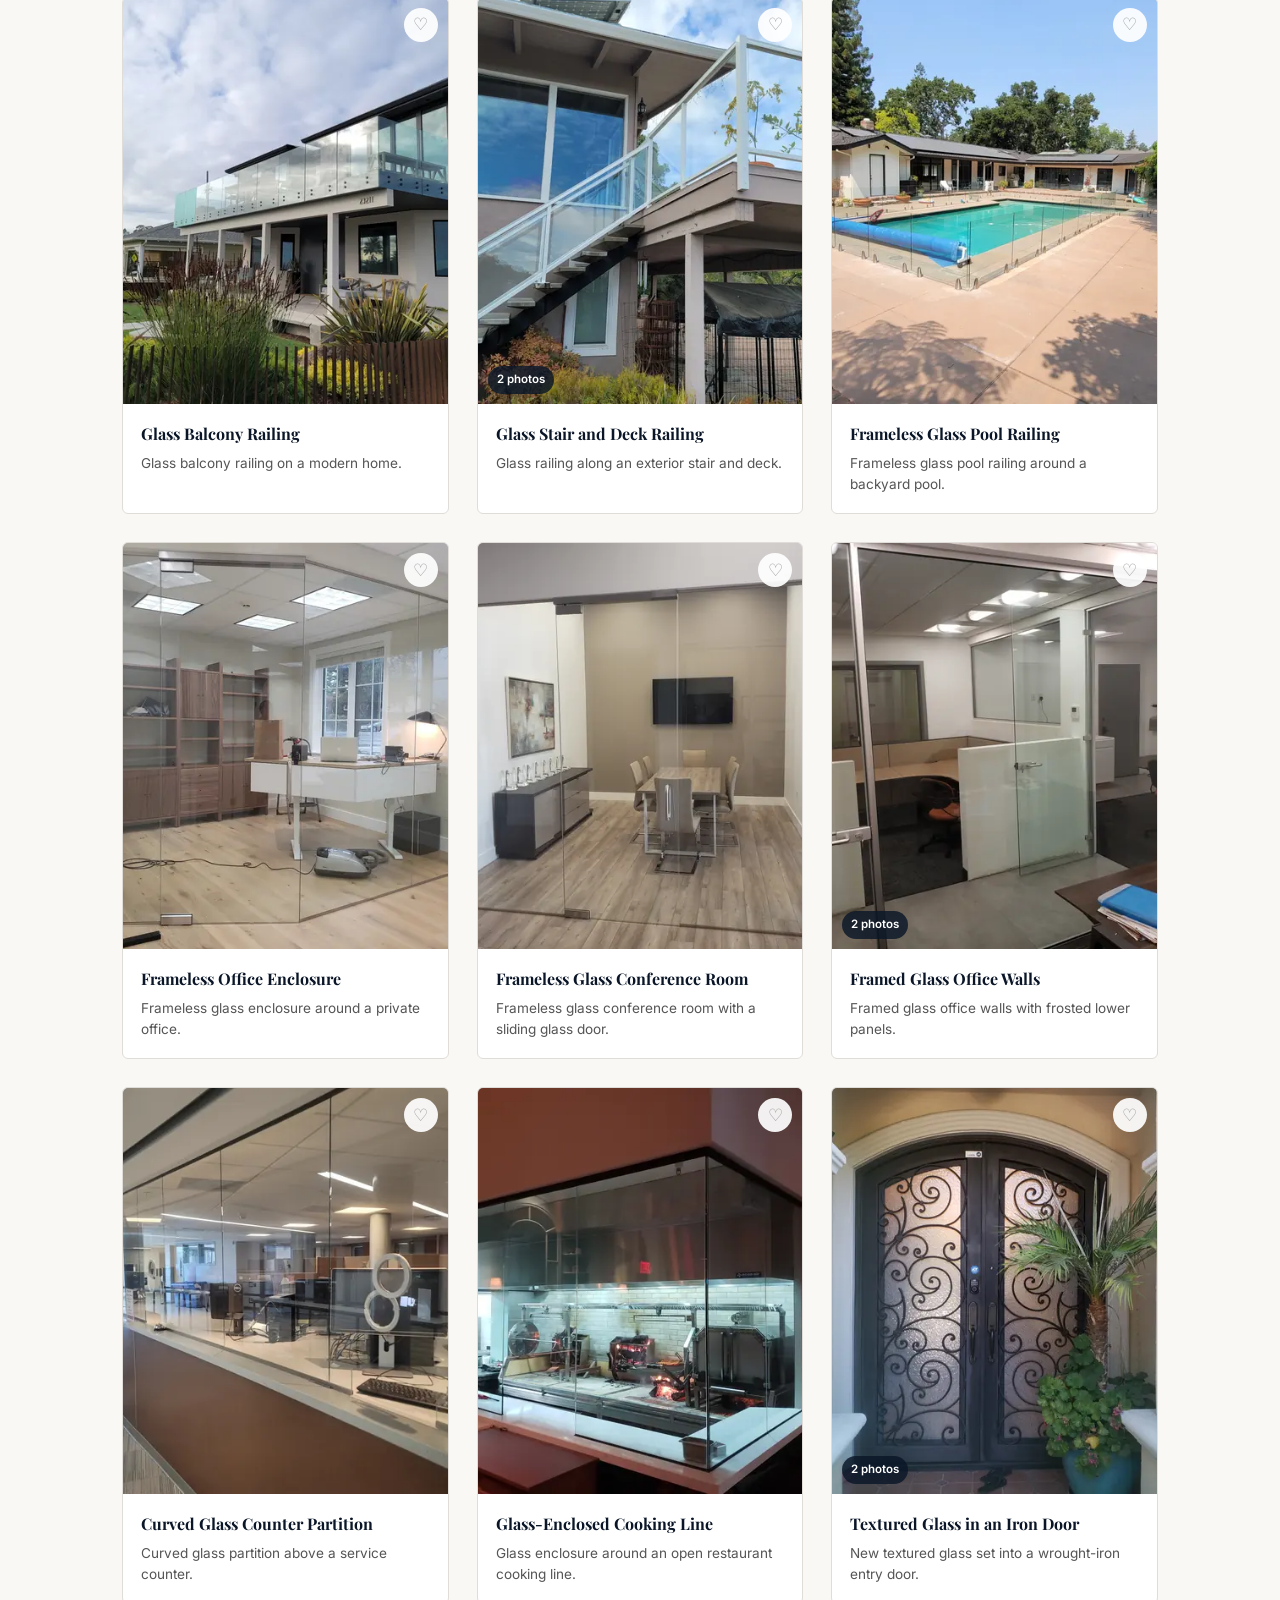
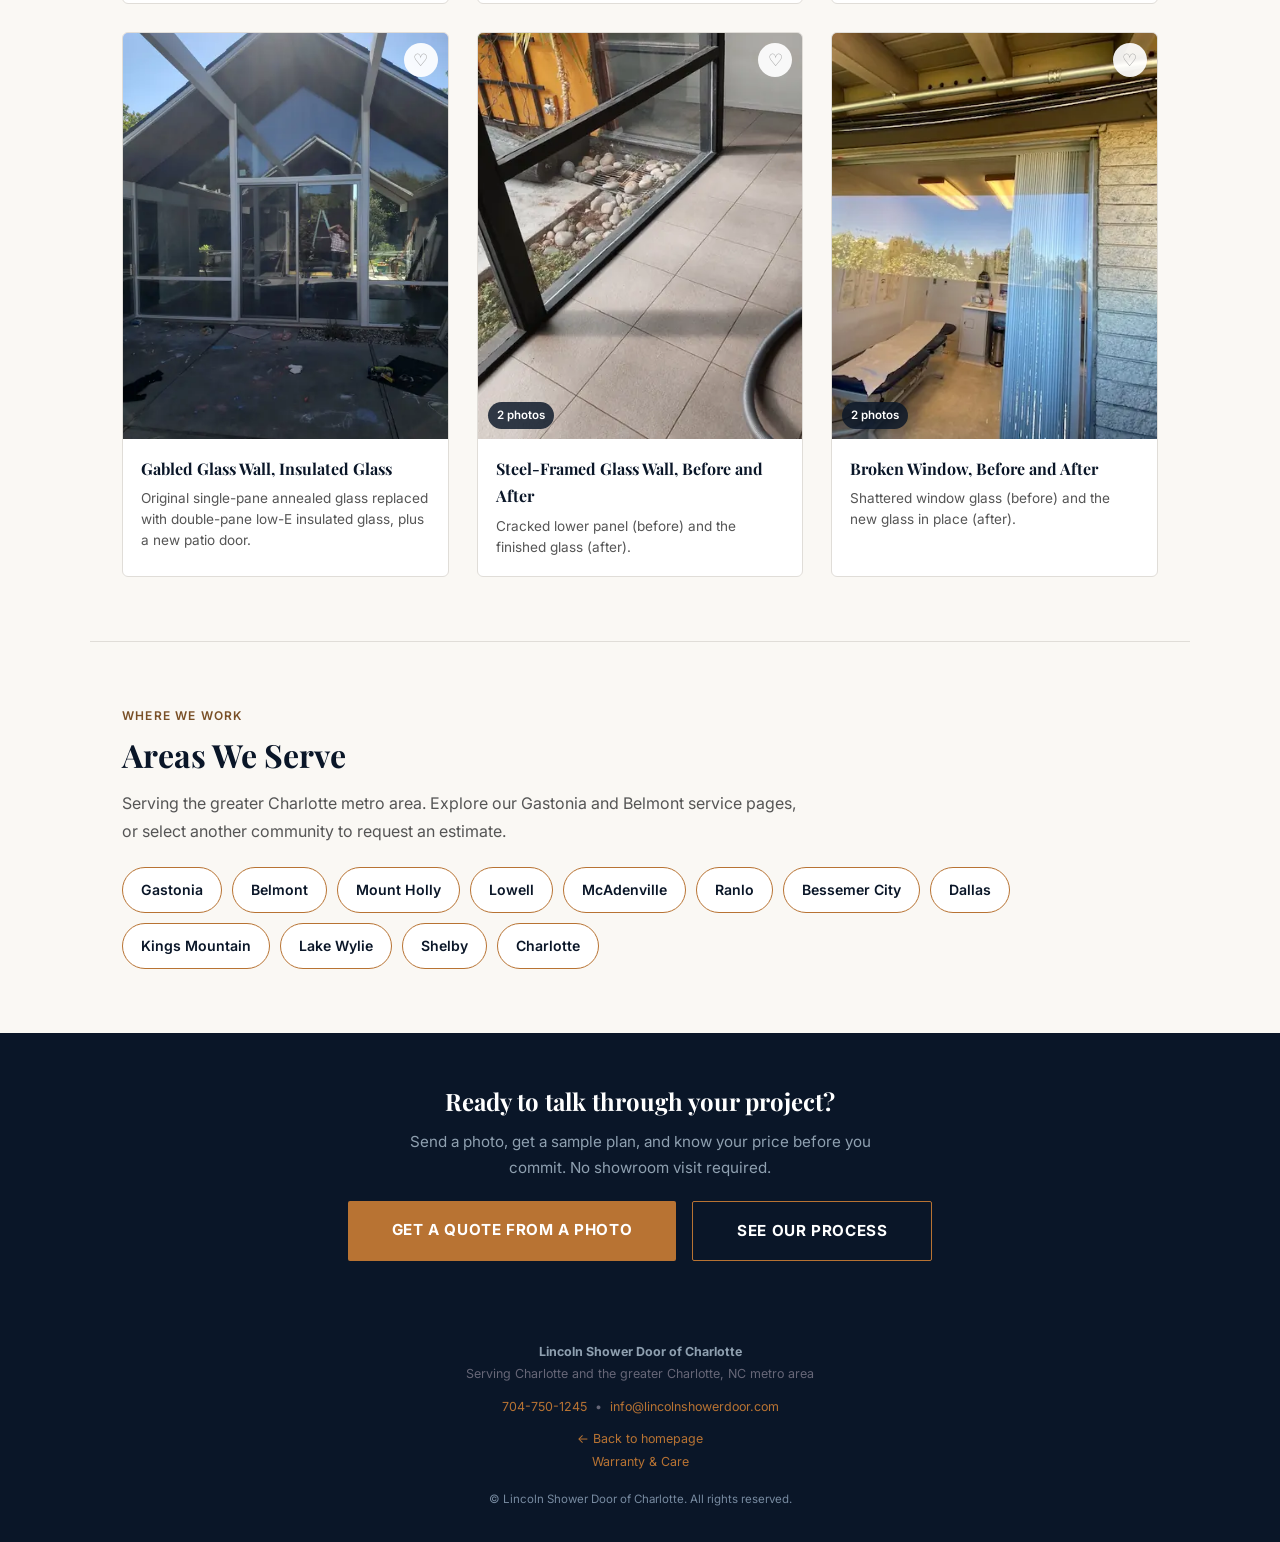
<file: gallery.html>
<!DOCTYPE html>
<html lang="en">
<head>
<meta charset="UTF-8">
<meta name="viewport" content="width=device-width, initial-scale=1.0">
<title>Project Gallery | Lincoln Shower Door of Charlotte</title>
<meta name="description" content="Photos of frameless shower doors, sliding tub doors, mirrors, wine rooms, glass railings, office partitions and back-painted glass installed by Lincoln Shower Door of Charlotte.">
<link rel="icon" type="image/svg+xml" href="lincoln-shower-door-logo.svg">
<link rel="canonical" href="https://lincolnshowerdoor.com/gallery.html">
<link rel="preconnect" href="https://fonts.googleapis.com">
<link rel="preconnect" href="https://fonts.gstatic.com" crossorigin>
<link rel="stylesheet" href="https://fonts.googleapis.com/css2?family=Playfair+Display:wght@700&family=Inter:wght@400;500;600&display=swap" media="print" onload="this.media='all'">
<noscript><link rel="stylesheet" href="https://fonts.googleapis.com/css2?family=Playfair+Display:wght@700&family=Inter:wght@400;500;600&display=swap"></noscript>
<meta name="robots" content="index,follow,max-image-preview:large">
<style>
*,*::before,*::after{box-sizing:border-box;margin:0;padding:0}
:root{--navy:#0a1628;--penny:#b87333;--penny-light:#d4956a;--cream:#faf8f4;--text:#1a1a1a;--muted:#555;--border:#e0ddd8;--red:#BF0A30}
html{scroll-behavior:smooth}
body{font-family:'Inter',sans-serif;font-size:16px;color:var(--text);background:var(--cream);line-height:1.7;padding-bottom:0}

.hero-logo-card{display:inline-block;width:100%;max-width:680px;background:var(--cream);border-radius:8px;padding:26px 35px 18px;margin-bottom:28px;box-shadow:0 8px 24px rgba(0,0,0,0.25)}
.hero-logo-card img{width:100%;height:auto;display:block;margin:0 auto}
@media(max-width:600px){.hero-logo-card{max-width:480px}}
.flag-stripe div{flex:1}
.flag-stripe div:nth-child(1){background:var(--red)}
.flag-stripe div:nth-child(2){background:#fff}
.flag-stripe div:nth-child(3){background:var(--navy)}

.sticky-cta{display:none;position:fixed;bottom:0;left:0;right:0;z-index:200;background:var(--penny);padding:14px 20px;text-align:center}
.sticky-cta a{color:#fff;font-weight:700;font-size:1rem;text-decoration:none;letter-spacing:.04em;text-transform:uppercase}
@media(max-width:600px){.sticky-cta{display:block}body{padding-bottom:60px}}

nav{background:var(--navy);padding:14px 32px 14px 0;display:flex;flex-wrap:wrap;justify-content:space-between;align-items:center;position:sticky;top:0;z-index:100}
.nav-logo img{height:78px;display:block;border-radius:3px}
/* NOTE: -200px left margin was reached empirically through live testing on 7/23/26.
   The math (nav padding-left:0) suggested this should need ~0px, not -200px.
   Root cause unconfirmed. If nav layout is edited again, re-verify this value
   visually rather than assuming it's still correct. */
.nav-logo{display:block;margin:0 0 0 -200px}
.nav-links{display:flex;gap:24px;align-items:center}
.nav-links a{color:#ccc;text-decoration:none;font-size:0.82rem;font-weight:500;letter-spacing:.04em;text-transform:uppercase;transition:color .2s}
.nav-links a:hover{color:var(--penny)}
.nav-cta{background:var(--penny);color:#fff !important;padding:8px 18px;border-radius:2px}
.nav-cta:hover{background:var(--penny-light) !important}
.nav-toggle{display:none;background:none;border:none;cursor:pointer;padding:8px;width:44px;height:44px;align-items:center;justify-content:center}
.nav-toggle span,.nav-toggle span::before,.nav-toggle span::after{display:block;background:#fff;height:2px;width:24px;border-radius:2px;position:relative;transition:background .2s}
.nav-toggle span::before,.nav-toggle span::after{content:'';position:absolute;left:0}
.nav-toggle span::before{top:-7px}
.nav-toggle span::after{top:7px}
.nav-toggle[aria-expanded="true"] span{background:transparent}
.nav-toggle[aria-expanded="true"] span::before{top:0;transform:rotate(45deg)}
.nav-toggle[aria-expanded="true"] span::after{top:0;transform:rotate(-45deg)}

.hero{background-color:var(--navy);background-image:linear-gradient(90deg, rgba(10,22,40,0.25) 0%, rgba(10,22,40,0.97) 22%, rgba(10,22,40,0.97) 78%, rgba(10,22,40,0.25) 100%),url('blueprint-watermark.webp'),url('blueprint-watermark.webp');background-repeat:no-repeat,no-repeat,no-repeat;background-position:center,left -80px top 60%,right -80px top 60%;background-size:100% 100%,640px auto,640px auto;color:#fff;padding:72px 32px 64px;text-align:center;position:relative;overflow:hidden}
@media (max-width:900px){.hero{background-size:100% 100%,380px auto,380px auto}}
.hero::before{content:'';position:absolute;inset:0;background:repeating-linear-gradient(-45deg,transparent,transparent 40px,rgba(184,115,51,0.04) 40px,rgba(184,115,51,0.04) 41px)}
.hero>*{position:relative;z-index:1}
.hero-eyebrow{font-size:0.78rem;font-weight:600;letter-spacing:.16em;text-transform:uppercase;color:var(--penny);margin-bottom:16px}
.hero h1{font-family:'Playfair Display',serif;font-size:clamp(1.9rem,4.5vw,2.9rem);line-height:1.15;margin-bottom:14px}
.hero h1 span{color:var(--penny)}
.hero-sub{font-size:1rem;color:#b0bcc8;max-width:520px;margin:0 auto 22px}
.hero-trust{display:flex;justify-content:center;align-items:center;gap:24px;margin-bottom:28px;flex-wrap:wrap}
.hero-trust-item{font-size:0.82rem;color:#8fa0b0;display:flex;align-items:center;gap:6px}
.hero-trust-item strong{color:#fff}
.stars{color:var(--penny);font-size:1rem;letter-spacing:2px}
.hero-cta-primary{display:inline-block;background:var(--penny);color:#fff;text-decoration:none;padding:18px 52px;font-weight:700;font-size:1rem;letter-spacing:.04em;text-transform:uppercase;border-radius:2px;transition:background .2s;min-width:280px}
.hero-cta-primary:hover{background:var(--penny-light)}
.hero-cta-sub{margin-top:10px;font-size:0.78rem;color:#8899aa}
.hero-area{margin-top:20px;font-size:0.78rem;color:#7788a0;letter-spacing:.02em}

.trust-bar{background:#fff;border-bottom:1px solid var(--border);padding:14px 32px;display:flex;justify-content:center;gap:36px;flex-wrap:wrap}
.trust-bar-item{font-size:0.82rem;color:var(--muted);display:flex;align-items:center;gap:6px;font-weight:500}
.trust-bar-item strong{color:var(--navy)}

.story-band{background:var(--navy);color:#fff;padding:64px 32px}
.story-inner{max-width:780px;margin:0 auto}
.section-label{font-size:0.78rem;font-weight:600;letter-spacing:.14em;text-transform:uppercase;color:var(--penny);margin-bottom:10px}
.story-band h2{color:#fff;font-family:'Playfair Display',serif;font-size:clamp(1.5rem,3vw,2rem);margin-bottom:16px}
.story-band blockquote{border-left:3px solid var(--penny);padding-left:20px;margin:28px 0;font-family:'Playfair Display',serif;font-size:1.4rem;color:#c8d4e0;font-style:italic;line-height:1.5}
.story-band p{color:#8fa0b0;font-size:0.95rem;margin-bottom:16px}
.penny-promo{display:inline-flex;align-items:center;gap:12px;background:rgba(184,115,51,0.15);border:1px solid var(--penny);border-radius:4px;padding:14px 20px;margin-top:24px;font-size:0.9rem;color:var(--penny-light);font-weight:500}

.section-wrap{max-width:1100px;margin:0 auto;padding:64px 32px}
.section-wrap h2{font-family:'Playfair Display',serif;font-size:clamp(1.5rem,3vw,2rem);color:var(--navy);margin-bottom:16px;line-height:1.2}
.intro-text{max-width:680px;color:var(--muted);font-size:1rem;margin-bottom:40px}

.mid-cta{background:var(--navy);padding:48px 32px;text-align:center}
.mid-cta p{color:#8fa0b0;font-size:0.95rem;margin-bottom:20px;max-width:480px;margin-left:auto;margin-right:auto}
.mid-cta h3{font-family:'Playfair Display',serif;color:#fff;font-size:1.5rem;margin-bottom:8px}
.btn-primary{display:inline-block;background:var(--penny);color:#fff;text-decoration:none;padding:16px 44px;font-weight:700;font-size:0.95rem;letter-spacing:.04em;text-transform:uppercase;border-radius:2px;transition:background .2s;min-width:240px}
.btn-primary:hover{background:var(--penny-light)}
.btn-sub{display:block;margin-top:14px;font-size:0.78rem;color:#667}
.mid-cta-choices{display:flex;gap:16px;justify-content:center;flex-wrap:wrap}
.btn-secondary{display:inline-block;background:transparent;color:#fff;text-decoration:none;padding:16px 44px;font-weight:700;font-size:0.95rem;letter-spacing:.04em;text-transform:uppercase;border-radius:2px;border:1px solid var(--penny);transition:background .2s;min-width:240px}
.btn-secondary:hover{background:rgba(184,115,51,0.15)}

.services-grid{display:grid;grid-template-columns:repeat(auto-fit,minmax(220px,1fr));gap:20px;margin-top:32px}
.service-card{background:#fff;border:1px solid var(--border);border-radius:4px;padding:24px 20px}
.service-card h3{font-family:'Playfair Display',serif;font-size:1rem;color:var(--navy);margin-bottom:8px}
.service-card p{font-size:0.88rem;color:var(--muted);line-height:1.6}

.gallery-grid{display:grid;grid-template-columns:repeat(3,1fr);gap:28px;margin-top:32px}
.gallery-item{background:#fff;border:1px solid var(--border);border-radius:6px;overflow:hidden;display:flex;flex-direction:column}
.gallery-photo{position:relative;height:400px;background:#ddd}
.gallery-photo picture,.photo-pair picture{display:contents}
.gallery-photo img{width:100%;height:100%;object-fit:cover;display:block;object-position:center 50%}
.gallery-item[data-id="steam-shower"] .gallery-photo img{object-position:center top}
.gallery-item[data-id="wine-room"] .gallery-photo img{object-position:center top;transform:scale(1.18);transform-origin:center top}
.gallery-item[data-id="wine-room"] .gallery-photo{overflow:hidden}
.gallery-item[data-id="backsplash"] .gallery-photo{height:520px}
.gallery-item[data-id="mirror"] .gallery-photo,.gallery-item[data-id="office"] .gallery-photo{height:230px}
.photo-pair{display:grid;grid-template-columns:1fr;grid-template-rows:1fr 1fr;gap:4px;width:100%;height:100%;background:#ffffff}
.photo-pair img{width:100%;height:100%;object-fit:cover;display:block}
.gallery-item a.tile-link{position:absolute;inset:0;z-index:1}
.gallery-text{padding:16px 18px 18px}
.gallery-text h3{font-family:'Playfair Display',serif;font-size:1rem;color:var(--navy);margin-bottom:6px}
.gallery-text p{font-size:0.85rem;color:var(--muted);line-height:1.55}
.heart-btn{position:absolute;top:10px;right:10px;z-index:3;width:34px;height:34px;border-radius:50%;background:rgba(255,255,255,0.92);border:none;cursor:pointer;display:flex;align-items:center;justify-content:center;font-size:17px;color:#999}
.heart-btn.saved{color:var(--red)}
.heart-btn:hover{background:#fff}
.comment-box{display:none;padding:8px 18px 14px;background:#faf8f4}
.comment-box.show{display:block}
.comment-box input{width:100%;font-size:12px;font-family:'Inter',sans-serif;padding:7px;border:1px solid var(--border);border-radius:3px}

.faq-item{background:#fff;border:1px solid var(--border);border-radius:4px;padding:18px 22px;margin-bottom:12px}
.faq-item summary{cursor:pointer;font-weight:600;color:var(--navy);font-size:0.95rem;font-family:'Inter',sans-serif}
.faq-item p{margin-top:10px;font-size:0.9rem;color:var(--muted)}

footer{background:var(--navy);color:#667;padding:32px;text-align:center;font-size:0.78rem;line-height:1.8}
footer a{color:var(--penny);text-decoration:none}

.vision-tray{position:fixed;bottom:70px;right:20px;background:var(--navy);color:#fff;padding:12px 18px;border-radius:30px;font-size:0.85rem;box-shadow:0 4px 14px rgba(0,0,0,0.3);cursor:pointer;display:none;align-items:center;gap:8px;z-index:150;border:1px solid var(--penny)}
.vision-tray.show{display:flex}
.vision-tray .count{background:var(--penny);color:#fff;border-radius:50%;width:22px;height:22px;display:flex;align-items:center;justify-content:center;font-weight:700;font-size:12px}
@media(max-width:600px){.vision-tray{bottom:76px}}

@media(max-width:700px){
  .gallery-grid{grid-template-columns:repeat(2,1fr)}
}
@media(max-width:600px){
  nav{padding:10px 16px}
  .nav-toggle{display:flex}
  .nav-links{order:3;width:100%;background:var(--navy);flex-direction:column;align-items:stretch;gap:0;max-height:0;overflow:hidden;transition:max-height .25s ease}
  .nav-links.open{max-height:400px;margin-top:14px;border-top:1px solid rgba(255,255,255,0.1)}
  .nav-links a{padding:16px 24px;font-size:0.85rem;border-bottom:1px solid rgba(255,255,255,0.08)}
  .nav-cta{margin:12px 24px;text-align:center;border-radius:2px}
  .hero{padding:56px 20px 80px}
  .section-wrap{padding:48px 20px}
  .story-band,.mid-cta{padding:48px 20px}
  .trust-bar{gap:20px;padding:14px 20px}
}
/* Contact options: estimate form on desktop; call and text on mobile. */
.mobile-contact{display:none}
.sticky-cta{gap:16px;justify-content:center;align-items:center}
.sticky-cta a{font-size:.8rem}
@media(max-width:600px){
  .desktop-contact{display:none}
  div.mobile-contact{display:flex;flex-direction:column;align-items:center;gap:12px}
  a.mobile-contact{display:inline-block}
  .sticky-cta{display:flex}
}
.sticky-cta{gap:20px}.sticky-cta a:first-child{flex:1}.sticky-cta a{letter-spacing:0}
.vision-tray{text-decoration:none}
@media(max-width:600px){.sticky-cta{padding:14px 16px}.sticky-cta a{font-size:.75rem}.hero-cta-primary{min-width:0;width:100%;max-width:360px;padding:18px 14px;font-size:.87rem}.hero>.mobile-contact{flex-direction:row;justify-content:center;margin-top:14px;gap:12px}.hero>.mobile-contact .btn-secondary{min-width:0;padding:10px 20px;font-size:.82rem}.vision-tray{bottom:78px}}
.town-chips{display:flex;flex-wrap:wrap;gap:10px;margin-top:22px}
.town-chip{display:inline-block;padding:10px 18px;border:1px solid var(--penny);border-radius:999px;color:var(--navy);background:#fff;text-decoration:none;font-weight:600;font-size:.88rem;transition:background .2s}
.town-chip:hover{background:rgba(184,115,51,.12)}

.page-head{background:var(--navy);color:#fff;padding:44px 32px 40px;text-align:center}
.page-head h1{font-family:'Playfair Display',serif;font-size:clamp(1.8rem,4vw,2.6rem);line-height:1.15;margin-bottom:12px}
.page-head p{max-width:640px;margin:0 auto;color:#c8d4e0;font-size:1rem}
.filters{display:flex;flex-wrap:wrap;gap:10px;margin:8px 0 28px}
.chip{font:600 .86rem 'Inter',sans-serif;padding:10px 16px;border:1px solid var(--penny);border-radius:999px;background:#fff;color:var(--navy);cursor:pointer}
.chip span{color:var(--muted);font-weight:500;margin-left:4px}
.chip:hover{background:rgba(184,115,51,.12)}
.chip.active{background:var(--navy);color:#fff;border-color:var(--navy)}
.chip.active span{color:#c8d4e0}
.chip:focus-visible,.heart-btn:focus-visible,.pop-btn:focus-visible,.gallery-item a.tile-link:focus-visible,.pop-thumb:focus-visible{outline:3px solid var(--penny);outline-offset:2px}
.gallery-item[hidden]{display:none}
.gallery-photo{height:auto;aspect-ratio:4/5}
.gallery-photo img{position:absolute;inset:0}
.photo-count{position:absolute;left:10px;bottom:10px;z-index:2;background:rgba(10,22,40,.82);color:#fff;font-size:.72rem;font-weight:600;padding:4px 9px;border-radius:999px;pointer-events:none}
.gallery-text p{margin:0}
.result-note{font-size:.88rem;color:var(--muted);margin:-12px 0 20px}
.pop{position:fixed;inset:0;z-index:400;background:#060c16;display:none;flex-direction:column;align-items:center;justify-content:center;padding:16px}
.pop.show{display:flex}
.pop-top{width:100%;max-width:1100px;display:flex;justify-content:space-between;align-items:center;gap:12px;color:#fff;margin-bottom:10px}
.pop-top h2{font-family:'Playfair Display',serif;font-size:1.05rem;margin:0}
.pop-top p{font-size:.82rem;color:#aebbc9;margin:2px 0 0}
.pop-actions{display:flex;gap:8px;align-items:center;flex-shrink:0}
.pop-btn{background:rgba(255,255,255,.12);color:#fff;border:1px solid rgba(255,255,255,.3);border-radius:999px;font:600 .82rem 'Inter',sans-serif;padding:9px 14px;cursor:pointer;text-decoration:none}
.pop-btn.saved{background:#fff;color:var(--red)}
.pop-stage{position:relative;flex:1;min-height:0;width:100%;max-width:1100px;display:flex;align-items:center;justify-content:center}
.pop-stage picture{display:contents}
.pop-stage img{max-width:100%;max-height:100%;width:auto;height:auto;min-height:0;object-fit:contain;border-radius:4px;background:#111}
.pop-nav{position:absolute;top:50%;transform:translateY(-50%);width:44px;height:44px;border-radius:50%;border:none;background:rgba(255,255,255,.88);color:var(--navy);font-size:22px;cursor:pointer;z-index:2}
.pop-nav.prev{left:6px}.pop-nav.next{right:6px}
.pop-thumbs{display:flex;gap:8px;margin-top:10px;max-width:100%;overflow-x:auto}
.pop-thumb{border:2px solid transparent;border-radius:4px;padding:0;background:none;cursor:pointer;flex-shrink:0}
.pop-thumb img{display:block;height:54px;width:auto;border-radius:2px}
.pop-thumb[aria-current="true"]{border-color:var(--penny)}
.pop-thumb span{display:block;color:#c8d4e0;font-size:.68rem;text-align:center;margin-top:2px}

.gallery-dialog{box-sizing:border-box;border:1px solid #536174;border-radius:12px;background:#0a1628;color:#fff;padding:18px;width:min(1120px,96vw);max-width:96vw;max-height:94dvh;margin:auto;overflow:auto}.gallery-dialog::backdrop{background:rgba(3,9,17,.9)}.gallery-dialog[open]{display:flex;flex-direction:column;gap:10px}.dialog-head{display:flex;align-items:start;justify-content:space-between;gap:14px;flex:none}.dialog-head h2{font-family:'Playfair Display',serif;margin:0;font-size:1.35rem}.dialog-head p{font-size:.85rem;margin:5px 0 0}.dialog-head button{flex:none}.photo-stage{position:relative;display:flex;align-items:center;justify-content:center;min-height:0;height:clamp(120px,calc(94dvh - 330px),520px);flex:none}.photo-stage picture{display:flex;width:100%;height:100%;align-items:center;justify-content:center}.photo-stage img{display:block;max-width:100%;max-height:100%;width:auto;height:auto;object-fit:contain}.dialog-tools{display:flex;gap:14px;align-items:center;flex:none}.dialog-tools>a,.dialog-tools>button{flex:none}.note-label{flex:1;font-size:.8rem}#popNote{display:block;box-sizing:border-box;width:100%;font:inherit;border-radius:5px;padding:8px;margin-top:4px;resize:vertical}#popNote:disabled{opacity:.7}.note-status{font-size:.78rem;margin:0}.pop-thumbs{flex:none;min-height:0;margin:0}.pop-thumb img{object-fit:cover}.vision-tray{font:inherit;cursor:pointer;border:1px solid #aaa}.saved-dialog{width:min(680px,96vw)}#savedList{list-style:none;padding:0;margin:8px 0}.saved-pick{display:flex;gap:12px;padding:14px 0;border-top:1px solid #536174;align-items:start}.saved-pick img{width:80px;height:80px;object-fit:cover;border-radius:5px}.saved-pick div{flex:1;min-width:0}.saved-pick textarea{box-sizing:border-box;width:100%;margin-top:6px;padding:6px;font:inherit}.saved-pick button{align-self:start}.review-control{font-size:.85rem}.review-details{font-size:.72rem;overflow-wrap:anywhere;background:#eef1f4;padding:10px;color:#26364a}.review-details dt{font-weight:bold}.review-details dd{margin:0 0 6px}#imageDetails{font-size:.8rem;overflow-wrap:anywhere}#imageDetails dd{margin:0 0 6px}button:focus-visible,a:focus-visible,input:focus-visible,textarea:focus-visible{outline:3px solid #d5a57c;outline-offset:3px}body:has(dialog[open]){overflow:hidden}@media(max-width:600px){.gallery-dialog{padding:12px;gap:8px}.dialog-head h2{font-size:1.05rem}.dialog-head p{font-size:.75rem}.dialog-tools{flex-wrap:wrap;gap:8px}.note-label{order:3;flex-basis:100%}.photo-stage{height:clamp(100px,calc(94dvh - 390px),36dvh)}.pop-btn{padding:9px 11px}.saved-pick{gap:8px}.saved-pick img{width:55px;height:65px}.saved-pick button{font-size:.72rem;padding:8px}.saved-dialog .dialog-head h2{font-size:1.2rem}}
.gallery-intro-action{max-width:780px;margin:20px auto 0}.gallery-intro-action p{margin-bottom:18px}.gallery-intro-action .btn-primary{display:inline-block}.honest-trust{padding:24px 20px;text-align:center;background:#f0e9df;border-bottom:1px solid var(--border);color:var(--navy)}.honest-label{color:#795027;text-transform:uppercase;letter-spacing:.12em;font-size:.72rem;font-weight:700}.honest-trust h2{font:700 clamp(1.35rem,3vw,1.8rem) 'Playfair Display',serif;margin:5px 0 9px}.honest-trust>p:last-child{font-size:.85rem}.town-chips{display:flex;flex-wrap:wrap;gap:10px;margin-top:22px}.town-chip{display:inline-block;padding:10px 18px;border:1px solid var(--penny);border-radius:999px;color:var(--navy);background:#fff;text-decoration:none;font-weight:600;font-size:.88rem}.town-chip:hover{background:#f0e9df}#areas{border-top:1px solid var(--border)}#areas h2{font-family:'Playfair Display',serif;font-size:2rem}#areas .section-label{color:#795027;font-weight:600;text-transform:uppercase;font-size:.75rem;letter-spacing:.1em}@media(max-width:600px){.gallery-intro-action .btn-primary{font-size:.88rem;padding:14px 18px}.honest-trust>p:last-child{max-width:300px;margin:auto}.town-chip{padding:10px 14px}}</style>
<meta property="og:type" content="website"><meta property="og:title" content="Glass Project Gallery | Lincoln Shower Door"><meta property="og:description" content="Explore custom glass projects. Save favorites and notes for your free estimate."><meta property="og:url" content="https://lincolnshowerdoor.com/gallery.html"><meta property="og:image" content="https://lincolnshowerdoor.com/images/full/neo-angle-black-hardware.jpg"><meta name="twitter:card" content="summary_large_image"><script type="application/ld+json">{"@context": "https://schema.org", "@graph": [{"@type": "ImageGallery", "@id": "https://lincolnshowerdoor.com/gallery.html#gallery", "url": "https://lincolnshowerdoor.com/gallery.html", "name": "Custom Glass Project Gallery | Lincoln Shower Door", "image": [{"@type": "ImageObject", "@id": "https://lincolnshowerdoor.com/gallery.html#neo-angle-black-hardware-1", "contentUrl": "https://lincolnshowerdoor.com/images/full/neo-angle-black-hardware.webp", "thumbnailUrl": "https://lincolnshowerdoor.com/images/thumb/neo-angle-black-hardware.jpg", "name": "Neo-Angle Enclosure, Black Hardware \u2014 Photo 1", "caption": "Neo-angle enclosure with a hinged door and black hardware.", "description": "Frameless neo-angle shower enclosure with black hardware and white subway tile", "width": 1050, "height": 1400}, {"@type": "ImageObject", "@id": "https://lincolnshowerdoor.com/gallery.html#hinged-door-marble-1", "contentUrl": "https://lincolnshowerdoor.com/images/full/hinged-door-marble.webp", "thumbnailUrl": "https://lincolnshowerdoor.com/images/thumb/hinged-door-marble.jpg", "name": "Hinged Door in Marble Tile \u2014 Photo 1", "caption": "Hinged door and fixed panel in a marble-look tile shower.", "description": "Frameless hinged shower door and panel in a marble-look tile shower", "width": 1050, "height": 1400}, {"@type": "ImageObject", "@id": "https://lincolnshowerdoor.com/gallery.html#brass-herringbone-1", "contentUrl": "https://lincolnshowerdoor.com/images/full/brass-herringbone.webp", "thumbnailUrl": "https://lincolnshowerdoor.com/images/thumb/brass-herringbone.jpg", "name": "Brass Hardware, Herringbone Tile \u2014 Photo 1", "caption": "Hinged door and fixed panel with brass hardware.", "description": "Frameless shower door and panel with brass hardware in a herringbone tile shower", "width": 1400, "height": 1050}, {"@type": "ImageObject", "@id": "https://lincolnshowerdoor.com/gallery.html#brass-herringbone-2", "contentUrl": "https://lincolnshowerdoor.com/images/full/brass-herringbone-angle2.webp", "thumbnailUrl": "https://lincolnshowerdoor.com/images/thumb/brass-herringbone-angle2.jpg", "name": "Brass Hardware, Herringbone Tile \u2014 Photo 2", "caption": "Hinged door and fixed panel with brass hardware.", "description": "Second view of the frameless shower door with brass hardware and herringbone tile", "width": 1400, "height": 1050}, {"@type": "ImageObject", "@id": "https://lincolnshowerdoor.com/gallery.html#transom-panels-window-1", "contentUrl": "https://lincolnshowerdoor.com/images/full/transom-panels-window.webp", "thumbnailUrl": "https://lincolnshowerdoor.com/images/thumb/transom-panels-window.jpg", "name": "Enclosure with Transom Panels \u2014 Photo 1", "caption": "Tall enclosure with transom panels and a window.", "description": "Tall frameless shower enclosure with glass transom panels beside a window", "width": 1050, "height": 1400}, {"@type": "ImageObject", "@id": "https://lincolnshowerdoor.com/gallery.html#walk-in-rain-head-1", "contentUrl": "https://lincolnshowerdoor.com/images/full/walk-in-rain-head.webp", "thumbnailUrl": "https://lincolnshowerdoor.com/images/thumb/walk-in-rain-head.jpg", "name": "Walk-In Panel, Rain Head \u2014 Photo 1", "caption": "Door-less walk-in panel with a rain shower head.", "description": "Frameless walk-in shower glass panel with rain shower head", "width": 1050, "height": 1400}, {"@type": "ImageObject", "@id": "https://lincolnshowerdoor.com/gallery.html#corner-over-tub-pebble-1", "contentUrl": "https://lincolnshowerdoor.com/images/full/corner-over-tub-pebble.webp", "thumbnailUrl": "https://lincolnshowerdoor.com/images/thumb/corner-over-tub-pebble.jpg", "name": "Corner Enclosure over a Tub \u2014 Photo 1", "caption": "Corner enclosure over a tub with a pebble accent band.", "description": "Frameless corner shower enclosure with a pebble accent band over a built-in tub", "width": 1050, "height": 1400}, {"@type": "ImageObject", "@id": "https://lincolnshowerdoor.com/gallery.html#half-wall-marble-1", "contentUrl": "https://lincolnshowerdoor.com/images/full/half-wall-marble.webp", "thumbnailUrl": "https://lincolnshowerdoor.com/images/thumb/half-wall-marble.jpg", "name": "Door and Panel on a Half Wall \u2014 Photo 1", "caption": "Door and fixed panel off a half wall in marble-look tile.", "description": "Frameless shower door and panel set on a half wall in a marble-look tile shower", "width": 1050, "height": 1400}, {"@type": "ImageObject", "@id": "https://lincolnshowerdoor.com/gallery.html#half-wall-marble-2", "contentUrl": "https://lincolnshowerdoor.com/images/full/half-wall-marble-angle2.webp", "thumbnailUrl": "https://lincolnshowerdoor.com/images/thumb/half-wall-marble-angle2.jpg", "name": "Door and Panel on a Half Wall \u2014 Photo 2", "caption": "Door and fixed panel off a half wall in marble-look tile.", "description": "Second angle of the frameless shower door and panel on a half wall", "width": 1050, "height": 1400}, {"@type": "ImageObject", "@id": "https://lincolnshowerdoor.com/gallery.html#frosted-door-black-1", "contentUrl": "https://lincolnshowerdoor.com/images/full/frosted-door-black.webp", "thumbnailUrl": "https://lincolnshowerdoor.com/images/thumb/frosted-door-black.jpg", "name": "Frosted Glass Door \u2014 Photo 1", "caption": "Frosted glass door with black hardware.", "description": "Frosted frameless shower door with black hardware", "width": 1050, "height": 1400}, {"@type": "ImageObject", "@id": "https://lincolnshowerdoor.com/gallery.html#steam-hinged-door-1", "contentUrl": "https://lincolnshowerdoor.com/images/full/steam-hinged-door.webp", "thumbnailUrl": "https://lincolnshowerdoor.com/images/thumb/steam-hinged-door.jpg", "name": "Ceiling-Height Steam Enclosure \u2014 Photo 1", "caption": "Hinged door in a ceiling-height steam enclosure.", "description": "Ceiling-height frameless steam shower enclosure with hinged door and brushed nickel hardware", "width": 787, "height": 1400}, {"@type": "ImageObject", "@id": "https://lincolnshowerdoor.com/gallery.html#pivot-door-1", "contentUrl": "https://lincolnshowerdoor.com/images/full/pivot-door.webp", "thumbnailUrl": "https://lincolnshowerdoor.com/images/thumb/pivot-door.jpg", "name": "Pivot Door Enclosure \u2014 Photo 1", "caption": "Frameless pivot door in a ceiling-height enclosure with a side panel.", "description": "Frameless pivot door shower enclosure with a side panel and ceiling-height glass", "width": 1050, "height": 1400}, {"@type": "ImageObject", "@id": "https://lincolnshowerdoor.com/gallery.html#neo-angle-blue-mosaic-1", "contentUrl": "https://lincolnshowerdoor.com/images/full/neo-angle-blue-mosaic.webp", "thumbnailUrl": "https://lincolnshowerdoor.com/images/thumb/neo-angle-blue-mosaic.jpg", "name": "Neo-Angle Enclosure, Blue Mosaic \u2014 Photo 1", "caption": "Neo-angle enclosure with a hinged door over blue mosaic tile.", "description": "Frameless neo-angle shower enclosure with hinged door and blue glass mosaic tile beside a soaking tub", "width": 1400, "height": 1050}, {"@type": "ImageObject", "@id": "https://lincolnshowerdoor.com/gallery.html#neo-angle-blue-mosaic-2", "contentUrl": "https://lincolnshowerdoor.com/images/full/neo-angle-blue-mosaic-angle2.webp", "thumbnailUrl": "https://lincolnshowerdoor.com/images/thumb/neo-angle-blue-mosaic-angle2.jpg", "name": "Neo-Angle Enclosure, Blue Mosaic \u2014 Photo 2", "caption": "Neo-angle enclosure with a hinged door over blue mosaic tile.", "description": "Second angle of the neo-angle enclosure with blue mosaic tile", "width": 1400, "height": 1050}, {"@type": "ImageObject", "@id": "https://lincolnshowerdoor.com/gallery.html#walk-in-teak-bench-1", "contentUrl": "https://lincolnshowerdoor.com/images/full/walk-in-teak-bench.webp", "thumbnailUrl": "https://lincolnshowerdoor.com/images/thumb/walk-in-teak-bench.jpg", "name": "Walk-In Panel with Teak Bench \u2014 Photo 1", "caption": "Door-less walk-in panel with a teak bench and black fixtures.", "description": "Frameless walk-in shower glass panel with teak bench and black fixtures", "width": 1050, "height": 1400}, {"@type": "ImageObject", "@id": "https://lincolnshowerdoor.com/gallery.html#walk-in-teak-bench-2", "contentUrl": "https://lincolnshowerdoor.com/images/full/walk-in-teak-bench-angle2.webp", "thumbnailUrl": "https://lincolnshowerdoor.com/images/thumb/walk-in-teak-bench-angle2.jpg", "name": "Walk-In Panel with Teak Bench \u2014 Photo 2", "caption": "Door-less walk-in panel with a teak bench and black fixtures.", "description": "Second view of the frameless walk-in shower panel and teak bench", "width": 1050, "height": 1400}, {"@type": "ImageObject", "@id": "https://lincolnshowerdoor.com/gallery.html#black-grid-sliding-1", "contentUrl": "https://lincolnshowerdoor.com/images/full/black-grid-sliding.webp", "thumbnailUrl": "https://lincolnshowerdoor.com/images/thumb/black-grid-sliding.jpg", "name": "Black Grid Pivot-Door Enclosure \u2014 Photo 1", "caption": "Black grid-pattern shower enclosure with a door on top-and-bottom pivots.", "description": "Black grid-pattern glass shower enclosure with a top-and-bottom pivot door", "width": 1050, "height": 1400}, {"@type": "ImageObject", "@id": "https://lincolnshowerdoor.com/gallery.html#black-grid-sliding-2", "contentUrl": "https://lincolnshowerdoor.com/images/full/black-grid-sliding-angle2.webp", "thumbnailUrl": "https://lincolnshowerdoor.com/images/thumb/black-grid-sliding-angle2.jpg", "name": "Black Grid Pivot-Door Enclosure \u2014 Photo 2", "caption": "Black grid-pattern shower enclosure with a door on top-and-bottom pivots.", "description": "Wider view of the black grid-pattern shower enclosure with a top-and-bottom pivot door", "width": 1400, "height": 1050}, {"@type": "ImageObject", "@id": "https://lincolnshowerdoor.com/gallery.html#sliding-marble-tub-1", "contentUrl": "https://lincolnshowerdoor.com/images/full/sliding-marble-tub.webp", "thumbnailUrl": "https://lincolnshowerdoor.com/images/thumb/sliding-marble-tub.jpg", "name": "Sliding Tub Enclosure, Marble Tile \u2014 Photo 1", "caption": "Sliding tub enclosure with fixed return panels in marble-look tile.", "description": "Frameless sliding tub enclosure with fixed return panels in marble-look tile", "width": 1400, "height": 1050}, {"@type": "ImageObject", "@id": "https://lincolnshowerdoor.com/gallery.html#sliding-marble-tub-2", "contentUrl": "https://lincolnshowerdoor.com/images/full/sliding-marble-tub-angle2.webp", "thumbnailUrl": "https://lincolnshowerdoor.com/images/thumb/sliding-marble-tub-angle2.jpg", "name": "Sliding Tub Enclosure, Marble Tile \u2014 Photo 2", "caption": "Sliding tub enclosure with fixed return panels in marble-look tile.", "description": "Second view of the sliding tub enclosure from the tub side", "width": 1050, "height": 1400}, {"@type": "ImageObject", "@id": "https://lincolnshowerdoor.com/gallery.html#barn-slider-marble-tub-1", "contentUrl": "https://lincolnshowerdoor.com/images/full/barn-slider-marble-tub.webp", "thumbnailUrl": "https://lincolnshowerdoor.com/images/thumb/barn-slider-marble-tub.jpg", "name": "Black Barn-Style Slider, Marble \u2014 Photo 1", "caption": "Black rail sliding tub enclosure in marble-look tile.", "description": "Frameless sliding glass tub enclosure with black rail and hardware in a marble-look tile bath", "width": 480, "height": 640}, {"@type": "ImageObject", "@id": "https://lincolnshowerdoor.com/gallery.html#barn-slider-bench-window-1", "contentUrl": "https://lincolnshowerdoor.com/images/full/barn-slider-bench-window.webp", "thumbnailUrl": "https://lincolnshowerdoor.com/images/thumb/barn-slider-bench-window.jpg", "name": "Sliding Door with Bench and Window \u2014 Photo 1", "caption": "Black rail sliding door with a tiled bench and window.", "description": "Sliding glass shower door with black rail, tiled bench, long niche and window", "width": 768, "height": 1024}, {"@type": "ImageObject", "@id": "https://lincolnshowerdoor.com/gallery.html#semi-frameless-slider-1", "contentUrl": "https://lincolnshowerdoor.com/images/full/semi-frameless-slider.webp", "thumbnailUrl": "https://lincolnshowerdoor.com/images/thumb/semi-frameless-slider.jpg", "name": "Semi-Frameless Sliding Door \u2014 Photo 1", "caption": "Semi-frameless sliding door over a tub with black hardware.", "description": "Semi-frameless sliding glass shower door over a tub with black hardware", "width": 1050, "height": 1400}, {"@type": "ImageObject", "@id": "https://lincolnshowerdoor.com/gallery.html#barn-slider-freestanding-tub-1", "contentUrl": "https://lincolnshowerdoor.com/images/full/barn-slider-freestanding-tub.webp", "thumbnailUrl": "https://lincolnshowerdoor.com/images/thumb/barn-slider-freestanding-tub.jpg", "name": "Sliding Door by a Freestanding Tub \u2014 Photo 1", "caption": "Sliding glass door in a marble-look bath with a freestanding tub.", "description": "Sliding glass shower door with black hardware in a marble-look bath with a freestanding tub", "width": 960, "height": 1280}, {"@type": "ImageObject", "@id": "https://lincolnshowerdoor.com/gallery.html#hinged-tub-teal-1", "contentUrl": "https://lincolnshowerdoor.com/images/full/hinged-tub-teal.webp", "thumbnailUrl": "https://lincolnshowerdoor.com/images/thumb/hinged-tub-teal.jpg", "name": "Hinged Tub Panel, Teal Tile \u2014 Photo 1", "caption": "Hinged panel and door over a tub with teal glass tile.", "description": "Frameless hinged glass panel over a bathtub with teal tile and wood pull handles", "width": 1050, "height": 1400}, {"@type": "ImageObject", "@id": "https://lincolnshowerdoor.com/gallery.html#hinged-tub-teal-2", "contentUrl": "https://lincolnshowerdoor.com/images/full/hinged-tub-teal-angle2.webp", "thumbnailUrl": "https://lincolnshowerdoor.com/images/thumb/hinged-tub-teal-angle2.jpg", "name": "Hinged Tub Panel, Teal Tile \u2014 Photo 2", "caption": "Hinged panel and door over a tub with teal glass tile.", "description": "Second view of the hinged glass tub panel with teal tile", "width": 1050, "height": 1400}, {"@type": "ImageObject", "@id": "https://lincolnshowerdoor.com/gallery.html#tub-panel-towel-bar-1", "contentUrl": "https://lincolnshowerdoor.com/images/full/tub-panel-towel-bar.webp", "thumbnailUrl": "https://lincolnshowerdoor.com/images/thumb/tub-panel-towel-bar.jpg", "name": "Tub Panel with Towel Bar \u2014 Photo 1", "caption": "Fixed tub panel with a chrome towel bar.", "description": "Frameless glass tub panel with chrome towel bar over a white tub", "width": 1050, "height": 1400}, {"@type": "ImageObject", "@id": "https://lincolnshowerdoor.com/gallery.html#tub-half-wall-panel-1", "contentUrl": "https://lincolnshowerdoor.com/images/full/tub-half-wall-panel.webp", "thumbnailUrl": "https://lincolnshowerdoor.com/images/thumb/tub-half-wall-panel.jpg", "name": "Splash Panel on a Half Wall \u2014 Photo 1", "caption": "Fixed panel on a tub half wall with black standoff clamps.", "description": "Fixed glass splash panel on a tub half wall mounted with black standoff clamps and vertical white tile", "width": 960, "height": 1280}, {"@type": "ImageObject", "@id": "https://lincolnshowerdoor.com/gallery.html#bar-mirror-shelves-1", "contentUrl": "https://lincolnshowerdoor.com/images/full/bar-mirror-shelves.webp", "thumbnailUrl": "https://lincolnshowerdoor.com/images/thumb/bar-mirror-shelves.jpg", "name": "Bar Mirror with Glass Shelves \u2014 Photo 1", "caption": "Bar mirror wall with glass shelves.", "description": "Wall-to-wall bar mirror with glass shelves above a granite counter", "width": 1400, "height": 1050}, {"@type": "ImageObject", "@id": "https://lincolnshowerdoor.com/gallery.html#bar-mirror-shelves-2", "contentUrl": "https://lincolnshowerdoor.com/images/full/bar-mirror-shelves-angle2.webp", "thumbnailUrl": "https://lincolnshowerdoor.com/images/thumb/bar-mirror-shelves-angle2.jpg", "name": "Bar Mirror with Glass Shelves \u2014 Photo 2", "caption": "Bar mirror wall with glass shelves.", "description": "Close view of glass shelves mounted on a bar mirror wall", "width": 1400, "height": 1050}, {"@type": "ImageObject", "@id": "https://lincolnshowerdoor.com/gallery.html#black-framed-mirror-1", "contentUrl": "https://lincolnshowerdoor.com/images/full/black-framed-mirror.webp", "thumbnailUrl": "https://lincolnshowerdoor.com/images/thumb/black-framed-mirror.jpg", "name": "Black-Edged Vanity Mirror \u2014 Photo 1", "caption": "Black-edged mirror over a double vanity.", "description": "Black-edged vanity mirror over a double sink vanity", "width": 1400, "height": 1050}, {"@type": "ImageObject", "@id": "https://lincolnshowerdoor.com/gallery.html#niche-glass-shelf-1", "contentUrl": "https://lincolnshowerdoor.com/images/full/niche-glass-shelf.webp", "thumbnailUrl": "https://lincolnshowerdoor.com/images/thumb/niche-glass-shelf.jpg", "name": "Glass Shelf in a Tile Niche \u2014 Photo 1", "caption": "Custom glass shelf in a lit tile niche.", "description": "Custom glass shelf in a lit shower niche", "width": 1050, "height": 1400}, {"@type": "ImageObject", "@id": "https://lincolnshowerdoor.com/gallery.html#vanity-mirror-double-1", "contentUrl": "https://lincolnshowerdoor.com/images/full/vanity-mirror-double.webp", "thumbnailUrl": "https://lincolnshowerdoor.com/images/thumb/vanity-mirror-double.jpg", "name": "Large Vanity Mirror \u2014 Photo 1", "caption": "Large mirror over a double vanity beside a glass shower.", "description": "Large mirror over a double sink vanity beside a glass shower enclosure", "width": 1400, "height": 1050}, {"@type": "ImageObject", "@id": "https://lincolnshowerdoor.com/gallery.html#vanity-mirror-double-2", "contentUrl": "https://lincolnshowerdoor.com/images/full/vanity-mirror-double-angle2.webp", "thumbnailUrl": "https://lincolnshowerdoor.com/images/thumb/vanity-mirror-double-angle2.jpg", "name": "Large Vanity Mirror \u2014 Photo 2", "caption": "Large mirror over a double vanity beside a glass shower.", "description": "Second view of the large vanity mirror beside the glass shower", "width": 1400, "height": 1050}, {"@type": "ImageObject", "@id": "https://lincolnshowerdoor.com/gallery.html#mirror-cutouts-1", "contentUrl": "https://lincolnshowerdoor.com/images/full/mirror-cutouts.webp", "thumbnailUrl": "https://lincolnshowerdoor.com/images/thumb/mirror-cutouts.jpg", "name": "Mirror with Lighting Cutouts \u2014 Photo 1", "caption": "Large mirror with cutouts for lighting, beside a glass shower enclosure.", "description": "Large vanity mirror with cutouts for wall lighting beside a glass shower enclosure", "width": 1400, "height": 1050}, {"@type": "ImageObject", "@id": "https://lincolnshowerdoor.com/gallery.html#mirror-cutouts-2", "contentUrl": "https://lincolnshowerdoor.com/images/full/mirror-cutouts-angle2.webp", "thumbnailUrl": "https://lincolnshowerdoor.com/images/thumb/mirror-cutouts-angle2.jpg", "name": "Mirror with Lighting Cutouts \u2014 Photo 2", "caption": "Large mirror with cutouts for lighting, beside a glass shower enclosure.", "description": "Bathroom wall with cutout positions marked before the mirror installation", "width": 1050, "height": 1400}, {"@type": "ImageObject", "@id": "https://lincolnshowerdoor.com/gallery.html#back-painted-glass-1", "contentUrl": "https://lincolnshowerdoor.com/images/full/back-painted-glass.webp", "thumbnailUrl": "https://lincolnshowerdoor.com/images/thumb/back-painted-glass.jpg", "name": "Back-Painted Glass \u2014 Photo 1", "caption": "Back-painted glass backsplashes and a white painted glass top.", "description": "Back-painted glass backsplash behind a kitchen sink", "width": 1400, "height": 1050}, {"@type": "ImageObject", "@id": "https://lincolnshowerdoor.com/gallery.html#back-painted-glass-2", "contentUrl": "https://lincolnshowerdoor.com/images/full/back-painted-glass-angle2.webp", "thumbnailUrl": "https://lincolnshowerdoor.com/images/thumb/back-painted-glass-angle2.jpg", "name": "Back-Painted Glass \u2014 Photo 2", "caption": "Back-painted glass backsplashes and a white painted glass top.", "description": "White back-painted glass backsplash under upper cabinets", "width": 1400, "height": 1050}, {"@type": "ImageObject", "@id": "https://lincolnshowerdoor.com/gallery.html#back-painted-glass-3", "contentUrl": "https://lincolnshowerdoor.com/images/full/back-painted-glass-angle3.webp", "thumbnailUrl": "https://lincolnshowerdoor.com/images/thumb/back-painted-glass-angle3.jpg", "name": "Back-Painted Glass \u2014 Photo 3", "caption": "Back-painted glass backsplashes and a white painted glass top.", "description": "White painted glass top with a rounded corner on a wood base", "width": 1400, "height": 1050}, {"@type": "ImageObject", "@id": "https://lincolnshowerdoor.com/gallery.html#wine-room-stone-wall-3", "contentUrl": "https://lincolnshowerdoor.com/images/full/wine-room-stone-wall.webp", "thumbnailUrl": "https://lincolnshowerdoor.com/images/thumb/wine-room-stone-wall.jpg", "name": "Glass Wine Room \u2014 Photo 3", "caption": "Frameless glass wine-room enclosure with a hinged door, side panels and wall-mounted bottle racks.", "description": "Frameless glass wine room with door, stone wall and wall-mounted wine racks", "width": 1400, "height": 788}, {"@type": "ImageObject", "@id": "https://lincolnshowerdoor.com/gallery.html#wine-room-stone-wall-4", "contentUrl": "https://lincolnshowerdoor.com/images/full/wine-room-stone-wall-angle2.webp", "thumbnailUrl": "https://lincolnshowerdoor.com/images/thumb/wine-room-stone-wall-angle2.jpg", "name": "Glass Wine Room \u2014 Photo 4", "caption": "Frameless glass wine-room enclosure with a hinged door, side panels and wall-mounted bottle racks.", "description": "Second view of the frameless glass wine room door and stone wall", "width": 787, "height": 1400}, {"@type": "ImageObject", "@id": "https://lincolnshowerdoor.com/gallery.html#wine-room-stone-wall-5", "contentUrl": "https://lincolnshowerdoor.com/images/full/wine-room-stone-wall-angle3.webp", "thumbnailUrl": "https://lincolnshowerdoor.com/images/thumb/wine-room-stone-wall-angle3.jpg", "name": "Glass Wine Room \u2014 Photo 5", "caption": "Frameless glass wine-room enclosure with a hinged door, side panels and wall-mounted bottle racks.", "description": "Close view of a frameless glass wine room door with long pulls and wine racks", "width": 787, "height": 1400}, {"@type": "ImageObject", "@id": "https://lincolnshowerdoor.com/gallery.html#wine-room-stone-wall-1", "contentUrl": "https://lincolnshowerdoor.com/images/full/wine-room-curved-top.webp", "thumbnailUrl": "https://lincolnshowerdoor.com/images/thumb/wine-room-curved-top.jpg", "name": "Glass Wine Room \u2014 Photo 1", "caption": "Frameless glass wine-room enclosure with a hinged door, side panels and wall-mounted bottle racks.", "description": "Frameless glass wine room and wall-mounted racks", "width": 787, "height": 1400}, {"@type": "ImageObject", "@id": "https://lincolnshowerdoor.com/gallery.html#wine-room-stone-wall-2", "contentUrl": "https://lincolnshowerdoor.com/images/full/wine-room-curved-top-angle2.webp", "thumbnailUrl": "https://lincolnshowerdoor.com/images/thumb/wine-room-curved-top-angle2.jpg", "name": "Glass Wine Room \u2014 Photo 2", "caption": "Frameless glass wine-room enclosure with a hinged door, side panels and wall-mounted bottle racks.", "description": "Second view of the glass wine room", "width": 787, "height": 1400}, {"@type": "ImageObject", "@id": "https://lincolnshowerdoor.com/gallery.html#balcony-railing-1", "contentUrl": "https://lincolnshowerdoor.com/images/full/balcony-railing.webp", "thumbnailUrl": "https://lincolnshowerdoor.com/images/thumb/balcony-railing.jpg", "name": "Glass Balcony Railing \u2014 Photo 1", "caption": "Glass balcony railing on a modern home.", "description": "Glass balcony railing on a two-story modern house", "width": 1400, "height": 1050}, {"@type": "ImageObject", "@id": "https://lincolnshowerdoor.com/gallery.html#stair-deck-railing-1", "contentUrl": "https://lincolnshowerdoor.com/images/full/stair-deck-railing.webp", "thumbnailUrl": "https://lincolnshowerdoor.com/images/thumb/stair-deck-railing.jpg", "name": "Glass Stair and Deck Railing \u2014 Photo 1", "caption": "Glass railing along an exterior stair and deck.", "description": "Glass railing with white frame along an exterior stair and deck", "width": 1400, "height": 1050}, {"@type": "ImageObject", "@id": "https://lincolnshowerdoor.com/gallery.html#stair-deck-railing-2", "contentUrl": "https://lincolnshowerdoor.com/images/full/stair-deck-railing-angle2.webp", "thumbnailUrl": "https://lincolnshowerdoor.com/images/thumb/stair-deck-railing-angle2.jpg", "name": "Glass Stair and Deck Railing \u2014 Photo 2", "caption": "Glass railing along an exterior stair and deck.", "description": "Glass railing with white frame along an exterior deck", "width": 1400, "height": 1050}, {"@type": "ImageObject", "@id": "https://lincolnshowerdoor.com/gallery.html#pool-railing-1", "contentUrl": "https://lincolnshowerdoor.com/images/full/pool-railing.webp", "thumbnailUrl": "https://lincolnshowerdoor.com/images/thumb/pool-railing.jpg", "name": "Frameless Glass Pool Railing \u2014 Photo 1", "caption": "Frameless glass pool railing around a backyard pool.", "description": "Frameless glass pool railing around a backyard pool", "width": 1400, "height": 1050}, {"@type": "ImageObject", "@id": "https://lincolnshowerdoor.com/gallery.html#frameless-office-enclosure-1", "contentUrl": "https://lincolnshowerdoor.com/images/full/frameless-office-enclosure.webp", "thumbnailUrl": "https://lincolnshowerdoor.com/images/thumb/frameless-office-enclosure.jpg", "name": "Frameless Office Enclosure \u2014 Photo 1", "caption": "Frameless glass enclosure around a private office.", "description": "Frameless glass office enclosure with a glass door around a private office", "width": 1400, "height": 1050}, {"@type": "ImageObject", "@id": "https://lincolnshowerdoor.com/gallery.html#frameless-conference-room-1", "contentUrl": "https://lincolnshowerdoor.com/images/full/frameless-conference-room.webp", "thumbnailUrl": "https://lincolnshowerdoor.com/images/thumb/frameless-conference-room.jpg", "name": "Frameless Glass Conference Room \u2014 Photo 1", "caption": "Frameless glass conference room with a sliding glass door.", "description": "Frameless glass conference room with a sliding glass door", "width": 1400, "height": 1050}, {"@type": "ImageObject", "@id": "https://lincolnshowerdoor.com/gallery.html#framed-office-walls-1", "contentUrl": "https://lincolnshowerdoor.com/images/full/framed-office-walls.webp", "thumbnailUrl": "https://lincolnshowerdoor.com/images/thumb/framed-office-walls.jpg", "name": "Framed Glass Office Walls \u2014 Photo 1", "caption": "Framed glass office walls with frosted lower panels.", "description": "Framed glass office walls and doors with frosted lower panels", "width": 1400, "height": 1050}, {"@type": "ImageObject", "@id": "https://lincolnshowerdoor.com/gallery.html#framed-office-walls-2", "contentUrl": "https://lincolnshowerdoor.com/images/full/framed-office-walls-angle2.webp", "thumbnailUrl": "https://lincolnshowerdoor.com/images/thumb/framed-office-walls-angle2.jpg", "name": "Framed Glass Office Walls \u2014 Photo 2", "caption": "Framed glass office walls with frosted lower panels.", "description": "Long run of aluminum-framed glass partitions along an office corridor", "width": 1400, "height": 1050}, {"@type": "ImageObject", "@id": "https://lincolnshowerdoor.com/gallery.html#curved-counter-partition-1", "contentUrl": "https://lincolnshowerdoor.com/images/full/curved-counter-partition.webp", "thumbnailUrl": "https://lincolnshowerdoor.com/images/thumb/curved-counter-partition.jpg", "name": "Curved Glass Counter Partition \u2014 Photo 1", "caption": "Curved glass partition above a service counter.", "description": "Curved glass partition mounted above a service counter", "width": 1400, "height": 1050}, {"@type": "ImageObject", "@id": "https://lincolnshowerdoor.com/gallery.html#glass-kitchen-enclosure-1", "contentUrl": "https://lincolnshowerdoor.com/images/full/glass-kitchen-enclosure.webp", "thumbnailUrl": "https://lincolnshowerdoor.com/images/thumb/glass-kitchen-enclosure.jpg", "name": "Glass-Enclosed Cooking Line \u2014 Photo 1", "caption": "Glass enclosure around an open restaurant cooking line.", "description": "Glass enclosure around an open restaurant kitchen cooking line", "width": 1400, "height": 1050}, {"@type": "ImageObject", "@id": "https://lincolnshowerdoor.com/gallery.html#replace-iron-door-1", "contentUrl": "https://lincolnshowerdoor.com/images/full/replace-iron-door.webp", "thumbnailUrl": "https://lincolnshowerdoor.com/images/thumb/replace-iron-door.jpg", "name": "Textured Glass in an Iron Door \u2014 Photo 1", "caption": "New textured glass set into a wrought-iron entry door.", "description": "Wrought-iron double entry door with textured glass inserts", "width": 1400, "height": 1050}, {"@type": "ImageObject", "@id": "https://lincolnshowerdoor.com/gallery.html#replace-iron-door-2", "contentUrl": "https://lincolnshowerdoor.com/images/full/replace-iron-door-angle2.webp", "thumbnailUrl": "https://lincolnshowerdoor.com/images/thumb/replace-iron-door-angle2.jpg", "name": "Textured Glass in an Iron Door \u2014 Photo 2", "caption": "New textured glass set into a wrought-iron entry door.", "description": "Close view of textured glass behind a wrought-iron scroll", "width": 1050, "height": 1400}, {"@type": "ImageObject", "@id": "https://lincolnshowerdoor.com/gallery.html#replace-gabled-wall-1", "contentUrl": "https://lincolnshowerdoor.com/images/full/replace-gabled-wall.webp", "thumbnailUrl": "https://lincolnshowerdoor.com/images/thumb/replace-gabled-wall.jpg", "name": "Gabled Glass Wall, Insulated Glass \u2014 Photo 1", "caption": "Original single-pane annealed glass replaced with double-pane low-E insulated glass, plus a new patio door.", "description": "Gabled glass wall with new double-pane low-E insulated glass and a new patio door facing a courtyard", "width": 1050, "height": 1400}, {"@type": "ImageObject", "@id": "https://lincolnshowerdoor.com/gallery.html#replace-steel-frame-ba-1", "contentUrl": "https://lincolnshowerdoor.com/images/full/replace-steel-frame-ba-after2.webp", "thumbnailUrl": "https://lincolnshowerdoor.com/images/thumb/replace-steel-frame-ba-after2.jpg", "name": "Steel-Framed Glass Wall, Before and After \u2014 After", "caption": "Cracked lower panel (before) and the finished glass (after).", "description": "New lower glass panel in the steel-framed glass wall", "width": 720, "height": 1191}, {"@type": "ImageObject", "@id": "https://lincolnshowerdoor.com/gallery.html#replace-steel-frame-ba-2", "contentUrl": "https://lincolnshowerdoor.com/images/full/replace-steel-frame-ba-before1.webp", "thumbnailUrl": "https://lincolnshowerdoor.com/images/thumb/replace-steel-frame-ba-before1.jpg", "name": "Steel-Framed Glass Wall, Before and After \u2014 Before", "caption": "Cracked lower panel (before) and the finished glass (after).", "description": "Cracked lower glass panel in a steel-framed glass wall", "width": 720, "height": 1280}, {"@type": "ImageObject", "@id": "https://lincolnshowerdoor.com/gallery.html#replace-window-ba-1", "contentUrl": "https://lincolnshowerdoor.com/images/full/replace-window-ba-after2.webp", "thumbnailUrl": "https://lincolnshowerdoor.com/images/thumb/replace-window-ba-after2.jpg", "name": "Broken Window, Before and After \u2014 After", "caption": "Shattered window glass (before) and the new glass in place (after).", "description": "New glass in the window opening with the treatment room visible through it", "width": 640, "height": 480}, {"@type": "ImageObject", "@id": "https://lincolnshowerdoor.com/gallery.html#replace-window-ba-2", "contentUrl": "https://lincolnshowerdoor.com/images/full/replace-window-ba-before1.webp", "thumbnailUrl": "https://lincolnshowerdoor.com/images/thumb/replace-window-ba-before1.jpg", "name": "Broken Window, Before and After \u2014 Before", "caption": "Shattered window glass (before) and the new glass in place (after).", "description": "Shattered window glass in a window frame on a brick building", "width": 536, "height": 640}, {"@type": "ImageObject", "@id": "https://lincolnshowerdoor.com/gallery.html#corner-shower-euro-gold-1", "contentUrl": "https://lincolnshowerdoor.com/images/full/corner-shower-euro-gold-starphire.webp", "thumbnailUrl": "https://lincolnshowerdoor.com/images/thumb/corner-shower-euro-gold-starphire.jpg", "name": "Frameless Corner Shower, Euro Gold Hardware \u2014 Photo 1", "caption": "Three-panel corner shower enclosure with a wall-hinged door and Euro Gold hardware.", "description": "Frameless corner shower enclosure with wall-hinged glass door and Euro Gold hardware", "width": 960, "height": 1280}, {"@type": "ImageObject", "@id": "https://lincolnshowerdoor.com/gallery.html#tempered-laminated-glass-railing-1", "contentUrl": "https://lincolnshowerdoor.com/images/full/tempered-laminated-glass-railing.webp", "thumbnailUrl": "https://lincolnshowerdoor.com/images/thumb/tempered-laminated-glass-railing.jpg", "name": "Tempered Laminated Glass Railing \u2014 Photo 1", "caption": "Tempered laminated glass railing with clear glass panels between red posts.", "description": "Glass deck railing panels between red posts", "width": 1050, "height": 1400}, {"@type": "ImageObject", "@id": "https://lincolnshowerdoor.com/gallery.html#tempered-laminated-glass-railing-2", "contentUrl": "https://lincolnshowerdoor.com/images/full/tempered-laminated-glass-railing-deck-view.webp", "thumbnailUrl": "https://lincolnshowerdoor.com/images/thumb/tempered-laminated-glass-railing-deck-view.jpg", "name": "Tempered Laminated Glass Railing \u2014 Photo 2", "caption": "Tempered laminated glass railing with clear glass panels between red posts.", "description": "Glass railing panels along the edge of a deck", "width": 1050, "height": 1400}, {"@type": "ImageObject", "@id": "https://lincolnshowerdoor.com/gallery.html#tempered-laminated-glass-railing-3", "contentUrl": "https://lincolnshowerdoor.com/images/full/tempered-laminated-glass-railing-sunset-view.webp", "thumbnailUrl": "https://lincolnshowerdoor.com/images/thumb/tempered-laminated-glass-railing-sunset-view.jpg", "name": "Tempered Laminated Glass Railing \u2014 Photo 3", "caption": "Tempered laminated glass railing with clear glass panels between red posts.", "description": "Glass railing viewed along the deck at sunset", "width": 1050, "height": 1400}, {"@type": "ImageObject", "@id": "https://lincolnshowerdoor.com/gallery.html#tempered-laminated-glass-railing-4", "contentUrl": "https://lincolnshowerdoor.com/images/full/tempered-laminated-glass-railing-exterior-view.webp", "thumbnailUrl": "https://lincolnshowerdoor.com/images/thumb/tempered-laminated-glass-railing-exterior-view.jpg", "name": "Tempered Laminated Glass Railing \u2014 Photo 4", "caption": "Tempered laminated glass railing with clear glass panels between red posts.", "description": "Exterior view of a house with a glass deck railing", "width": 1050, "height": 1400}], "publisher": {"@id": "https://lincolnshowerdoor.com/#business"}, "about": {"@id": "https://lincolnshowerdoor.com/#business"}}, {"@type": "BreadcrumbList", "itemListElement": [{"@type": "ListItem", "position": 1, "name": "Home", "item": "https://lincolnshowerdoor.com/"}, {"@type": "ListItem", "position": 2, "name": "Project Gallery", "item": "https://lincolnshowerdoor.com/gallery.html"}]}]}</script></head>
<body>
<div class="sticky-cta">
  <a href="estimate.html">Upload Photos &middot; Free Quote</a><a href="tel:+17047501245">Call</a><a href="sms:+17047501245">Text</a>
</div>

<nav>
  <a class="nav-logo" href="index.html" aria-label="Lincoln Shower Door of Charlotte home"><img src="lincoln-shower-door-logo.svg" width="500" height="410" alt="Lincoln Shower Door of Charlotte logo"></a>
  <button class="nav-toggle" id="navToggle" aria-label="Menu" aria-expanded="false" aria-controls="navLinks"><span></span></button>
  <div class="nav-links" id="navLinks">
    <a href="index.html#services">Services</a>
    <a href="gallery.html" aria-current="page">Gallery</a>
    <a href="process.html">Process</a>
    <a href="blog/">Glass Advice</a>
    <a href="/warranty/">Warranty</a>
    <a href="index.html#faq">FAQ</a>
    <a href="estimate.html" class="nav-cta">Free Estimate</a>
  </div>
</nav>

<div class="flag-stripe"><div></div><div></div><div></div></div>

<main><noscript><p style="padding:20px">Open any photo to view the full image. Saving favorites and filtering require JavaScript.</p></noscript>
<header class="page-head">
  <h1>Project Gallery</h1>
  <p>Frameless showers, sliding doors, mirrors, wine rooms, railings and more, installed by Lincoln Shower Door. Tap the heart on anything you like and add a note. Your picks go with your estimate request.</p>
<div class="gallery-intro-action"><p>Custom glass design, measurement and installation throughout the greater Charlotte metro area. Work directly with us, with no showroom visit required.</p><a class="btn-primary" href="estimate.html">Send Photos for a Free Estimate</a></div></header><section class="honest-trust" aria-label="Our promise"><p class="honest-label">In the spirit of Honest Abe</p><h2>Honest Work. Honest Price.</h2><p>20+ years of experience <span aria-hidden="true">·</span> Written pricing before you commit <span aria-hidden="true">·</span> No showroom visit required</p></section>

<section class="section-wrap" id="gallery">
  <p class="review-control" hidden id="reviewControl"><label><input type="checkbox" id="reviewToggle"> Show filenames and alt text</label></p><div class="filters" role="group" aria-label="Filter projects by category">
    <button type="button" class="chip active" data-filter="all" aria-pressed="true">All <span>42</span></button>
<button type="button" class="chip" data-filter="frameless-showers" aria-pressed="false">Shower enclosures <span>14</span></button>
<button type="button" class="chip" data-filter="sliding-doors" aria-pressed="false">Sliding doors <span>5</span></button>
<button type="button" class="chip" data-filter="tub-enclosures-and-panels" aria-pressed="false">Tub enclosures and panels <span>3</span></button>
<button type="button" class="chip" data-filter="mirrors-and-glass-shelves" aria-pressed="false">Mirrors and glass shelves <span>5</span></button>
<button type="button" class="chip" data-filter="back-painted-glass" aria-pressed="false">Back-painted glass <span>1</span></button>
<button type="button" class="chip" data-filter="wine-rooms" aria-pressed="false">Wine rooms <span>1</span></button>
<button type="button" class="chip" data-filter="glass-railings" aria-pressed="false">Glass railings <span>4</span></button>
<button type="button" class="chip" data-filter="offices-and-commercial" aria-pressed="false">Offices and commercial <span>5</span></button>
<button type="button" class="chip" data-filter="glass-replacement" aria-pressed="false">Glass replacement <span>4</span></button>
  </div>
  <p class="result-note" id="resultNote" aria-live="polite"></p>
  <div class="gallery-grid" id="grid">
    <article class="gallery-item" data-id="corner-shower-euro-gold" data-cat="frameless-showers" data-views='[{&quot;f&quot;: &quot;images/full/corner-shower-euro-gold-starphire.webp&quot;, &quot;fj&quot;: &quot;images/full/corner-shower-euro-gold-starphire.jpg&quot;, &quot;w&quot;: 960, &quot;h&quot;: 1280, &quot;alt&quot;: &quot;Frameless corner shower enclosure with wall-hinged glass door and Euro Gold hardware&quot;, &quot;l&quot;: &quot;Photo 1&quot;, &quot;t&quot;: &quot;images/thumb/corner-shower-euro-gold-starphire.webp&quot;, &quot;tj&quot;: &quot;images/thumb/corner-shower-euro-gold-starphire.jpg&quot;}]' data-title="Frameless Corner Shower, Euro Gold Hardware" data-caption="Three-panel right-angle shower enclosure with a wall-hinged door, Euro Gold square hardware and 3/8-inch Starphire low-iron tempered glass with surface protection.">
      <div class="gallery-photo">
        <a class="tile-link" href="images/full/corner-shower-euro-gold-starphire.jpg" data-open aria-label="View photos: Frameless Corner Shower, Euro Gold Hardware"></a>
        <picture><source srcset="images/thumb/corner-shower-euro-gold-starphire.webp" type="image/webp"><img src="images/thumb/corner-shower-euro-gold-starphire.jpg" width="480" height="640" loading="lazy" alt="Frameless corner shower enclosure with wall-hinged glass door and Euro Gold hardware"></picture>
        
        <button class="heart-btn" type="button" aria-label="Save Frameless Corner Shower, Euro Gold Hardware" aria-pressed="false">&#9825;</button>
      </div>
      <div class="comment-box"><input type="text" placeholder="What caught your eye here?" aria-label="Note about Frameless Corner Shower, Euro Gold Hardware" maxlength="300"></div>
      <div class="gallery-text"><h3>Frameless Corner Shower, Euro Gold Hardware</h3><p>Three-panel right-angle shower enclosure with a wall-hinged door, Euro Gold square hardware and 3/8-inch Starphire low-iron tempered glass with surface protection.</p></div>
    </article>
    <article class="gallery-item" data-id="tempered-laminated-glass-railing" data-cat="glass-railings" data-views='[{&quot;f&quot;: &quot;images/full/tempered-laminated-glass-railing.webp&quot;, &quot;fj&quot;: &quot;images/full/tempered-laminated-glass-railing.jpg&quot;, &quot;w&quot;: 1050, &quot;h&quot;: 1400, &quot;alt&quot;: &quot;Glass deck railing panels between red posts&quot;, &quot;l&quot;: &quot;Photo 1&quot;, &quot;t&quot;: &quot;images/thumb/tempered-laminated-glass-railing.webp&quot;, &quot;tj&quot;: &quot;images/thumb/tempered-laminated-glass-railing.jpg&quot;}, {&quot;f&quot;: &quot;images/full/tempered-laminated-glass-railing-deck-view.webp&quot;, &quot;fj&quot;: &quot;images/full/tempered-laminated-glass-railing-deck-view.jpg&quot;, &quot;w&quot;: 1050, &quot;h&quot;: 1400, &quot;alt&quot;: &quot;Glass railing panels along the edge of a deck&quot;, &quot;l&quot;: &quot;Photo 2&quot;, &quot;t&quot;: &quot;images/thumb/tempered-laminated-glass-railing-deck-view.webp&quot;, &quot;tj&quot;: &quot;images/thumb/tempered-laminated-glass-railing-deck-view.jpg&quot;}, {&quot;f&quot;: &quot;images/full/tempered-laminated-glass-railing-sunset-view.webp&quot;, &quot;fj&quot;: &quot;images/full/tempered-laminated-glass-railing-sunset-view.jpg&quot;, &quot;w&quot;: 1050, &quot;h&quot;: 1400, &quot;alt&quot;: &quot;Glass railing viewed along the deck at sunset&quot;, &quot;l&quot;: &quot;Photo 3&quot;, &quot;t&quot;: &quot;images/thumb/tempered-laminated-glass-railing-sunset-view.webp&quot;, &quot;tj&quot;: &quot;images/thumb/tempered-laminated-glass-railing-sunset-view.jpg&quot;}, {&quot;f&quot;: &quot;images/full/tempered-laminated-glass-railing-exterior-view.webp&quot;, &quot;fj&quot;: &quot;images/full/tempered-laminated-glass-railing-exterior-view.jpg&quot;, &quot;w&quot;: 1050, &quot;h&quot;: 1400, &quot;alt&quot;: &quot;Exterior view of a house with a glass deck railing&quot;, &quot;l&quot;: &quot;Photo 4&quot;, &quot;t&quot;: &quot;images/thumb/tempered-laminated-glass-railing-exterior-view.webp&quot;, &quot;tj&quot;: &quot;images/thumb/tempered-laminated-glass-railing-exterior-view.jpg&quot;}]' data-title="Tempered Laminated Glass Railing" data-caption="Tempered laminated glass railing with clear glass panels between red posts.">
      <div class="gallery-photo">
        <a class="tile-link" href="images/full/tempered-laminated-glass-railing.jpg" data-open aria-label="View photos: Tempered Laminated Glass Railing"></a>
        <picture><source srcset="images/thumb/tempered-laminated-glass-railing.webp" type="image/webp"><img src="images/thumb/tempered-laminated-glass-railing.jpg" width="480" height="640" loading="lazy" alt="Glass deck railing panels between red posts"></picture>
        <span class="photo-count" aria-hidden="true">4 photos</span>
        <button class="heart-btn" type="button" aria-label="Save Tempered Laminated Glass Railing" aria-pressed="false">&#9825;</button>
      </div>
      <div class="comment-box"><input type="text" placeholder="What caught your eye here?" aria-label="Note about Tempered Laminated Glass Railing" maxlength="300"></div>
      <div class="gallery-text"><h3>Tempered Laminated Glass Railing</h3><p>Tempered laminated glass railing with clear glass panels between red posts.</p></div>
    </article>
    <article class="gallery-item" data-id="neo-angle-black-hardware" data-cat="frameless-showers" data-views='[{&quot;f&quot;: &quot;images/full/neo-angle-black-hardware.webp&quot;, &quot;fj&quot;: &quot;images/full/neo-angle-black-hardware.jpg&quot;, &quot;w&quot;: 1050, &quot;h&quot;: 1400, &quot;alt&quot;: &quot;Frameless neo-angle shower enclosure with black hardware and white subway tile&quot;, &quot;l&quot;: &quot;Photo 1&quot;, &quot;t&quot;: &quot;images/thumb/neo-angle-black-hardware.webp&quot;, &quot;tj&quot;: &quot;images/thumb/neo-angle-black-hardware.jpg&quot;}]' data-title="Neo-Angle Enclosure, Black Hardware" data-caption="Neo-angle enclosure with a hinged door and black hardware.">
      <div class="gallery-photo">
        <a class="tile-link" href="images/full/neo-angle-black-hardware.jpg" data-open aria-label="View photos: Neo-Angle Enclosure, Black Hardware"></a>
        <picture><source srcset="images/thumb/neo-angle-black-hardware.webp" type="image/webp"><img src="images/thumb/neo-angle-black-hardware.jpg" width="480" height="640" loading="eager" alt="Frameless neo-angle shower enclosure with black hardware and white subway tile"></picture>
        
        <button class="heart-btn" type="button" aria-label="Save Neo-Angle Enclosure, Black Hardware" aria-pressed="false">&#9825;</button>
      </div>
      <div class="comment-box"><input type="text" placeholder="What caught your eye here?" aria-label="Note about Neo-Angle Enclosure, Black Hardware" maxlength="300"></div>
      <div class="gallery-text">
        <h3>Neo-Angle Enclosure, Black Hardware</h3>
        <p>Neo-angle enclosure with a hinged door and black hardware.</p>
      </div>
    </article>
    <article class="gallery-item" data-id="hinged-door-marble" data-cat="frameless-showers" data-views='[{&quot;f&quot;: &quot;images/full/hinged-door-marble.webp&quot;, &quot;fj&quot;: &quot;images/full/hinged-door-marble.jpg&quot;, &quot;w&quot;: 1050, &quot;h&quot;: 1400, &quot;alt&quot;: &quot;Frameless hinged shower door and panel in a marble-look tile shower&quot;, &quot;l&quot;: &quot;Photo 1&quot;, &quot;t&quot;: &quot;images/thumb/hinged-door-marble.webp&quot;, &quot;tj&quot;: &quot;images/thumb/hinged-door-marble.jpg&quot;}]' data-title="Hinged Door in Marble Tile" data-caption="Hinged door and fixed panel in a marble-look tile shower.">
      <div class="gallery-photo">
        <a class="tile-link" href="images/full/hinged-door-marble.jpg" data-open aria-label="View photos: Hinged Door in Marble Tile"></a>
        <picture><source srcset="images/thumb/hinged-door-marble.webp" type="image/webp"><img src="images/thumb/hinged-door-marble.jpg" width="480" height="640" loading="eager" alt="Frameless hinged shower door and panel in a marble-look tile shower"></picture>
        
        <button class="heart-btn" type="button" aria-label="Save Hinged Door in Marble Tile" aria-pressed="false">&#9825;</button>
      </div>
      <div class="comment-box"><input type="text" placeholder="What caught your eye here?" aria-label="Note about Hinged Door in Marble Tile" maxlength="300"></div>
      <div class="gallery-text">
        <h3>Hinged Door in Marble Tile</h3>
        <p>Hinged door and fixed panel in a marble-look tile shower.</p>
      </div>
    </article>
    <article class="gallery-item" data-id="brass-herringbone" data-cat="frameless-showers" data-views='[{&quot;f&quot;: &quot;images/full/brass-herringbone.webp&quot;, &quot;fj&quot;: &quot;images/full/brass-herringbone.jpg&quot;, &quot;w&quot;: 1400, &quot;h&quot;: 1050, &quot;alt&quot;: &quot;Frameless shower door and panel with brass hardware in a herringbone tile shower&quot;, &quot;l&quot;: &quot;Photo 1&quot;, &quot;t&quot;: &quot;images/thumb/brass-herringbone.webp&quot;, &quot;tj&quot;: &quot;images/thumb/brass-herringbone.jpg&quot;}, {&quot;f&quot;: &quot;images/full/brass-herringbone-angle2.webp&quot;, &quot;fj&quot;: &quot;images/full/brass-herringbone-angle2.jpg&quot;, &quot;w&quot;: 1400, &quot;h&quot;: 1050, &quot;alt&quot;: &quot;Second view of the frameless shower door with brass hardware and herringbone tile&quot;, &quot;l&quot;: &quot;Photo 2&quot;, &quot;t&quot;: &quot;images/thumb/brass-herringbone-angle2.webp&quot;, &quot;tj&quot;: &quot;images/thumb/brass-herringbone-angle2.jpg&quot;}]' data-title="Brass Hardware, Herringbone Tile" data-caption="Hinged door and fixed panel with brass hardware.">
      <div class="gallery-photo">
        <a class="tile-link" href="images/full/brass-herringbone.jpg" data-open aria-label="View photos: Brass Hardware, Herringbone Tile"></a>
        <picture><source srcset="images/thumb/brass-herringbone.webp" type="image/webp"><img src="images/thumb/brass-herringbone.jpg" width="640" height="480" loading="eager" alt="Frameless shower door and panel with brass hardware in a herringbone tile shower"></picture>
        <span class="photo-count" aria-hidden="true">2 photos</span>
        <button class="heart-btn" type="button" aria-label="Save Brass Hardware, Herringbone Tile" aria-pressed="false">&#9825;</button>
      </div>
      <div class="comment-box"><input type="text" placeholder="What caught your eye here?" aria-label="Note about Brass Hardware, Herringbone Tile" maxlength="300"></div>
      <div class="gallery-text">
        <h3>Brass Hardware, Herringbone Tile</h3>
        <p>Hinged door and fixed panel with brass hardware.</p>
      </div>
    </article>
    <article class="gallery-item" data-id="transom-panels-window" data-cat="frameless-showers" data-views='[{&quot;f&quot;: &quot;images/full/transom-panels-window.webp&quot;, &quot;fj&quot;: &quot;images/full/transom-panels-window.jpg&quot;, &quot;w&quot;: 1050, &quot;h&quot;: 1400, &quot;alt&quot;: &quot;Tall frameless shower enclosure with glass transom panels beside a window&quot;, &quot;l&quot;: &quot;Photo 1&quot;, &quot;t&quot;: &quot;images/thumb/transom-panels-window.webp&quot;, &quot;tj&quot;: &quot;images/thumb/transom-panels-window.jpg&quot;}]' data-title="Enclosure with Transom Panels" data-caption="Tall enclosure with transom panels and a window.">
      <div class="gallery-photo">
        <a class="tile-link" href="images/full/transom-panels-window.jpg" data-open aria-label="View photos: Enclosure with Transom Panels"></a>
        <picture><source srcset="images/thumb/transom-panels-window.webp" type="image/webp"><img src="images/thumb/transom-panels-window.jpg" width="480" height="640" loading="lazy" alt="Tall frameless shower enclosure with glass transom panels beside a window"></picture>
        
        <button class="heart-btn" type="button" aria-label="Save Enclosure with Transom Panels" aria-pressed="false">&#9825;</button>
      </div>
      <div class="comment-box"><input type="text" placeholder="What caught your eye here?" aria-label="Note about Enclosure with Transom Panels" maxlength="300"></div>
      <div class="gallery-text">
        <h3>Enclosure with Transom Panels</h3>
        <p>Tall enclosure with transom panels and a window.</p>
      </div>
    </article>
    <article class="gallery-item" data-id="walk-in-rain-head" data-cat="frameless-showers" data-views='[{&quot;f&quot;: &quot;images/full/walk-in-rain-head.webp&quot;, &quot;fj&quot;: &quot;images/full/walk-in-rain-head.jpg&quot;, &quot;w&quot;: 1050, &quot;h&quot;: 1400, &quot;alt&quot;: &quot;Frameless walk-in shower glass panel with rain shower head&quot;, &quot;l&quot;: &quot;Photo 1&quot;, &quot;t&quot;: &quot;images/thumb/walk-in-rain-head.webp&quot;, &quot;tj&quot;: &quot;images/thumb/walk-in-rain-head.jpg&quot;}]' data-title="Walk-In Panel, Rain Head" data-caption="Door-less walk-in panel with a rain shower head.">
      <div class="gallery-photo">
        <a class="tile-link" href="images/full/walk-in-rain-head.jpg" data-open aria-label="View photos: Walk-In Panel, Rain Head"></a>
        <picture><source srcset="images/thumb/walk-in-rain-head.webp" type="image/webp"><img src="images/thumb/walk-in-rain-head.jpg" width="480" height="640" loading="lazy" alt="Frameless walk-in shower glass panel with rain shower head"></picture>
        
        <button class="heart-btn" type="button" aria-label="Save Walk-In Panel, Rain Head" aria-pressed="false">&#9825;</button>
      </div>
      <div class="comment-box"><input type="text" placeholder="What caught your eye here?" aria-label="Note about Walk-In Panel, Rain Head" maxlength="300"></div>
      <div class="gallery-text">
        <h3>Walk-In Panel, Rain Head</h3>
        <p>Door-less walk-in panel with a rain shower head.</p>
      </div>
    </article>
    <article class="gallery-item" data-id="corner-over-tub-pebble" data-cat="frameless-showers" data-views='[{&quot;f&quot;: &quot;images/full/corner-over-tub-pebble.webp&quot;, &quot;fj&quot;: &quot;images/full/corner-over-tub-pebble.jpg&quot;, &quot;w&quot;: 1050, &quot;h&quot;: 1400, &quot;alt&quot;: &quot;Frameless corner shower enclosure with a pebble accent band over a built-in tub&quot;, &quot;l&quot;: &quot;Photo 1&quot;, &quot;t&quot;: &quot;images/thumb/corner-over-tub-pebble.webp&quot;, &quot;tj&quot;: &quot;images/thumb/corner-over-tub-pebble.jpg&quot;}]' data-title="Corner Enclosure over a Tub" data-caption="Corner enclosure over a tub with a pebble accent band.">
      <div class="gallery-photo">
        <a class="tile-link" href="images/full/corner-over-tub-pebble.jpg" data-open aria-label="View photos: Corner Enclosure over a Tub"></a>
        <picture><source srcset="images/thumb/corner-over-tub-pebble.webp" type="image/webp"><img src="images/thumb/corner-over-tub-pebble.jpg" width="480" height="640" loading="lazy" alt="Frameless corner shower enclosure with a pebble accent band over a built-in tub"></picture>
        
        <button class="heart-btn" type="button" aria-label="Save Corner Enclosure over a Tub" aria-pressed="false">&#9825;</button>
      </div>
      <div class="comment-box"><input type="text" placeholder="What caught your eye here?" aria-label="Note about Corner Enclosure over a Tub" maxlength="300"></div>
      <div class="gallery-text">
        <h3>Corner Enclosure over a Tub</h3>
        <p>Corner enclosure over a tub with a pebble accent band.</p>
      </div>
    </article>
    <article class="gallery-item" data-id="half-wall-marble" data-cat="frameless-showers" data-views='[{&quot;f&quot;: &quot;images/full/half-wall-marble.webp&quot;, &quot;fj&quot;: &quot;images/full/half-wall-marble.jpg&quot;, &quot;w&quot;: 1050, &quot;h&quot;: 1400, &quot;alt&quot;: &quot;Frameless shower door and panel set on a half wall in a marble-look tile shower&quot;, &quot;l&quot;: &quot;Photo 1&quot;, &quot;t&quot;: &quot;images/thumb/half-wall-marble.webp&quot;, &quot;tj&quot;: &quot;images/thumb/half-wall-marble.jpg&quot;}, {&quot;f&quot;: &quot;images/full/half-wall-marble-angle2.webp&quot;, &quot;fj&quot;: &quot;images/full/half-wall-marble-angle2.jpg&quot;, &quot;w&quot;: 1050, &quot;h&quot;: 1400, &quot;alt&quot;: &quot;Second angle of the frameless shower door and panel on a half wall&quot;, &quot;l&quot;: &quot;Photo 2&quot;, &quot;t&quot;: &quot;images/thumb/half-wall-marble-angle2.webp&quot;, &quot;tj&quot;: &quot;images/thumb/half-wall-marble-angle2.jpg&quot;}]' data-title="Door and Panel on a Half Wall" data-caption="Door and fixed panel off a half wall in marble-look tile.">
      <div class="gallery-photo">
        <a class="tile-link" href="images/full/half-wall-marble.jpg" data-open aria-label="View photos: Door and Panel on a Half Wall"></a>
        <picture><source srcset="images/thumb/half-wall-marble.webp" type="image/webp"><img src="images/thumb/half-wall-marble.jpg" width="480" height="640" loading="lazy" alt="Frameless shower door and panel set on a half wall in a marble-look tile shower"></picture>
        <span class="photo-count" aria-hidden="true">2 photos</span>
        <button class="heart-btn" type="button" aria-label="Save Door and Panel on a Half Wall" aria-pressed="false">&#9825;</button>
      </div>
      <div class="comment-box"><input type="text" placeholder="What caught your eye here?" aria-label="Note about Door and Panel on a Half Wall" maxlength="300"></div>
      <div class="gallery-text">
        <h3>Door and Panel on a Half Wall</h3>
        <p>Door and fixed panel off a half wall in marble-look tile.</p>
      </div>
    </article>
    <article class="gallery-item" data-id="frosted-door-black" data-cat="frameless-showers" data-views='[{&quot;f&quot;: &quot;images/full/frosted-door-black.webp&quot;, &quot;fj&quot;: &quot;images/full/frosted-door-black.jpg&quot;, &quot;w&quot;: 1050, &quot;h&quot;: 1400, &quot;alt&quot;: &quot;Frosted frameless shower door with black hardware&quot;, &quot;l&quot;: &quot;Photo 1&quot;, &quot;t&quot;: &quot;images/thumb/frosted-door-black.webp&quot;, &quot;tj&quot;: &quot;images/thumb/frosted-door-black.jpg&quot;}]' data-title="Frosted Glass Door" data-caption="Frosted glass door with black hardware.">
      <div class="gallery-photo">
        <a class="tile-link" href="images/full/frosted-door-black.jpg" data-open aria-label="View photos: Frosted Glass Door"></a>
        <picture><source srcset="images/thumb/frosted-door-black.webp" type="image/webp"><img src="images/thumb/frosted-door-black.jpg" width="480" height="640" loading="lazy" alt="Frosted frameless shower door with black hardware"></picture>
        
        <button class="heart-btn" type="button" aria-label="Save Frosted Glass Door" aria-pressed="false">&#9825;</button>
      </div>
      <div class="comment-box"><input type="text" placeholder="What caught your eye here?" aria-label="Note about Frosted Glass Door" maxlength="300"></div>
      <div class="gallery-text">
        <h3>Frosted Glass Door</h3>
        <p>Frosted glass door with black hardware.</p>
      </div>
    </article>
    <article class="gallery-item" data-id="steam-hinged-door" data-cat="frameless-showers" data-views='[{&quot;f&quot;: &quot;images/full/steam-hinged-door.webp&quot;, &quot;fj&quot;: &quot;images/full/steam-hinged-door.jpg&quot;, &quot;w&quot;: 787, &quot;h&quot;: 1400, &quot;alt&quot;: &quot;Ceiling-height frameless steam shower enclosure with hinged door and brushed nickel hardware&quot;, &quot;l&quot;: &quot;Photo 1&quot;, &quot;t&quot;: &quot;images/thumb/steam-hinged-door.webp&quot;, &quot;tj&quot;: &quot;images/thumb/steam-hinged-door.jpg&quot;}]' data-title="Ceiling-Height Steam Enclosure" data-caption="Hinged door in a ceiling-height steam enclosure.">
      <div class="gallery-photo">
        <a class="tile-link" href="images/full/steam-hinged-door.jpg" data-open aria-label="View photos: Ceiling-Height Steam Enclosure"></a>
        <picture><source srcset="images/thumb/steam-hinged-door.webp" type="image/webp"><img src="images/thumb/steam-hinged-door.jpg" width="360" height="640" loading="lazy" alt="Ceiling-height frameless steam shower enclosure with hinged door and brushed nickel hardware"></picture>
        
        <button class="heart-btn" type="button" aria-label="Save Ceiling-Height Steam Enclosure" aria-pressed="false">&#9825;</button>
      </div>
      <div class="comment-box"><input type="text" placeholder="What caught your eye here?" aria-label="Note about Ceiling-Height Steam Enclosure" maxlength="300"></div>
      <div class="gallery-text">
        <h3>Ceiling-Height Steam Enclosure</h3>
        <p>Hinged door in a ceiling-height steam enclosure.</p>
      </div>
    </article>
    <article class="gallery-item" data-id="pivot-door" data-cat="frameless-showers" data-views='[{&quot;f&quot;: &quot;images/full/pivot-door.webp&quot;, &quot;fj&quot;: &quot;images/full/pivot-door.jpg&quot;, &quot;w&quot;: 1050, &quot;h&quot;: 1400, &quot;alt&quot;: &quot;Frameless pivot door shower enclosure with a side panel and ceiling-height glass&quot;, &quot;l&quot;: &quot;Photo 1&quot;, &quot;t&quot;: &quot;images/thumb/pivot-door.webp&quot;, &quot;tj&quot;: &quot;images/thumb/pivot-door.jpg&quot;}]' data-title="Pivot Door Enclosure" data-caption="Frameless pivot door in a ceiling-height enclosure with a side panel.">
      <div class="gallery-photo">
        <a class="tile-link" href="images/full/pivot-door.jpg" data-open aria-label="View photos: Pivot Door Enclosure"></a>
        <picture><source srcset="images/thumb/pivot-door.webp" type="image/webp"><img src="images/thumb/pivot-door.jpg" width="480" height="640" loading="lazy" alt="Frameless pivot door shower enclosure with a side panel and ceiling-height glass"></picture>
        
        <button class="heart-btn" type="button" aria-label="Save Pivot Door Enclosure" aria-pressed="false">&#9825;</button>
      </div>
      <div class="comment-box"><input type="text" placeholder="What caught your eye here?" aria-label="Note about Pivot Door Enclosure" maxlength="300"></div>
      <div class="gallery-text">
        <h3>Pivot Door Enclosure</h3>
        <p>Frameless pivot door in a ceiling-height enclosure with a side panel.</p>
      </div>
    </article>
    <article class="gallery-item" data-id="neo-angle-blue-mosaic" data-cat="frameless-showers" data-views='[{&quot;f&quot;: &quot;images/full/neo-angle-blue-mosaic.webp&quot;, &quot;fj&quot;: &quot;images/full/neo-angle-blue-mosaic.jpg&quot;, &quot;w&quot;: 1400, &quot;h&quot;: 1050, &quot;alt&quot;: &quot;Frameless neo-angle shower enclosure with hinged door and blue glass mosaic tile beside a soaking tub&quot;, &quot;l&quot;: &quot;Photo 1&quot;, &quot;t&quot;: &quot;images/thumb/neo-angle-blue-mosaic.webp&quot;, &quot;tj&quot;: &quot;images/thumb/neo-angle-blue-mosaic.jpg&quot;}, {&quot;f&quot;: &quot;images/full/neo-angle-blue-mosaic-angle2.webp&quot;, &quot;fj&quot;: &quot;images/full/neo-angle-blue-mosaic-angle2.jpg&quot;, &quot;w&quot;: 1400, &quot;h&quot;: 1050, &quot;alt&quot;: &quot;Second angle of the neo-angle enclosure with blue mosaic tile&quot;, &quot;l&quot;: &quot;Photo 2&quot;, &quot;t&quot;: &quot;images/thumb/neo-angle-blue-mosaic-angle2.webp&quot;, &quot;tj&quot;: &quot;images/thumb/neo-angle-blue-mosaic-angle2.jpg&quot;}]' data-title="Neo-Angle Enclosure, Blue Mosaic" data-caption="Neo-angle enclosure with a hinged door over blue mosaic tile.">
      <div class="gallery-photo">
        <a class="tile-link" href="images/full/neo-angle-blue-mosaic.jpg" data-open aria-label="View photos: Neo-Angle Enclosure, Blue Mosaic"></a>
        <picture><source srcset="images/thumb/neo-angle-blue-mosaic.webp" type="image/webp"><img src="images/thumb/neo-angle-blue-mosaic.jpg" width="640" height="480" loading="lazy" alt="Frameless neo-angle shower enclosure with hinged door and blue glass mosaic tile beside a soaking tub"></picture>
        <span class="photo-count" aria-hidden="true">2 photos</span>
        <button class="heart-btn" type="button" aria-label="Save Neo-Angle Enclosure, Blue Mosaic" aria-pressed="false">&#9825;</button>
      </div>
      <div class="comment-box"><input type="text" placeholder="What caught your eye here?" aria-label="Note about Neo-Angle Enclosure, Blue Mosaic" maxlength="300"></div>
      <div class="gallery-text">
        <h3>Neo-Angle Enclosure, Blue Mosaic</h3>
        <p>Neo-angle enclosure with a hinged door over blue mosaic tile.</p>
      </div>
    </article>
    <article class="gallery-item" data-id="walk-in-teak-bench" data-cat="frameless-showers" data-views='[{&quot;f&quot;: &quot;images/full/walk-in-teak-bench.webp&quot;, &quot;fj&quot;: &quot;images/full/walk-in-teak-bench.jpg&quot;, &quot;w&quot;: 1050, &quot;h&quot;: 1400, &quot;alt&quot;: &quot;Frameless walk-in shower glass panel with teak bench and black fixtures&quot;, &quot;l&quot;: &quot;Photo 1&quot;, &quot;t&quot;: &quot;images/thumb/walk-in-teak-bench.webp&quot;, &quot;tj&quot;: &quot;images/thumb/walk-in-teak-bench.jpg&quot;}, {&quot;f&quot;: &quot;images/full/walk-in-teak-bench-angle2.webp&quot;, &quot;fj&quot;: &quot;images/full/walk-in-teak-bench-angle2.jpg&quot;, &quot;w&quot;: 1050, &quot;h&quot;: 1400, &quot;alt&quot;: &quot;Second view of the frameless walk-in shower panel and teak bench&quot;, &quot;l&quot;: &quot;Photo 2&quot;, &quot;t&quot;: &quot;images/thumb/walk-in-teak-bench-angle2.webp&quot;, &quot;tj&quot;: &quot;images/thumb/walk-in-teak-bench-angle2.jpg&quot;}]' data-title="Walk-In Panel with Teak Bench" data-caption="Door-less walk-in panel with a teak bench and black fixtures.">
      <div class="gallery-photo">
        <a class="tile-link" href="images/full/walk-in-teak-bench.jpg" data-open aria-label="View photos: Walk-In Panel with Teak Bench"></a>
        <picture><source srcset="images/thumb/walk-in-teak-bench.webp" type="image/webp"><img src="images/thumb/walk-in-teak-bench.jpg" width="480" height="640" loading="lazy" alt="Frameless walk-in shower glass panel with teak bench and black fixtures"></picture>
        <span class="photo-count" aria-hidden="true">2 photos</span>
        <button class="heart-btn" type="button" aria-label="Save Walk-In Panel with Teak Bench" aria-pressed="false">&#9825;</button>
      </div>
      <div class="comment-box"><input type="text" placeholder="What caught your eye here?" aria-label="Note about Walk-In Panel with Teak Bench" maxlength="300"></div>
      <div class="gallery-text">
        <h3>Walk-In Panel with Teak Bench</h3>
        <p>Door-less walk-in panel with a teak bench and black fixtures.</p>
      </div>
    </article>
    <article class="gallery-item" data-id="black-grid-sliding" data-cat="frameless-showers" data-views='[{&quot;f&quot;: &quot;images/full/black-grid-sliding.webp&quot;, &quot;fj&quot;: &quot;images/full/black-grid-sliding.jpg&quot;, &quot;w&quot;: 1050, &quot;h&quot;: 1400, &quot;alt&quot;: &quot;Black grid-pattern glass shower enclosure with a top-and-bottom pivot door&quot;, &quot;l&quot;: &quot;Photo 1&quot;, &quot;t&quot;: &quot;images/thumb/black-grid-sliding.webp&quot;, &quot;tj&quot;: &quot;images/thumb/black-grid-sliding.jpg&quot;}, {&quot;f&quot;: &quot;images/full/black-grid-sliding-angle2.webp&quot;, &quot;fj&quot;: &quot;images/full/black-grid-sliding-angle2.jpg&quot;, &quot;w&quot;: 1400, &quot;h&quot;: 1050, &quot;alt&quot;: &quot;Wider view of the black grid-pattern shower enclosure with a top-and-bottom pivot door&quot;, &quot;l&quot;: &quot;Photo 2&quot;, &quot;t&quot;: &quot;images/thumb/black-grid-sliding-angle2.webp&quot;, &quot;tj&quot;: &quot;images/thumb/black-grid-sliding-angle2.jpg&quot;}]' data-title="Black Grid Pivot-Door Enclosure" data-caption="Black grid-pattern shower enclosure with a door on top-and-bottom pivots.">
      <div class="gallery-photo">
        <a class="tile-link" href="images/full/black-grid-sliding.jpg" data-open aria-label="View photos: Black Grid Pivot-Door Enclosure"></a>
        <picture><source srcset="images/thumb/black-grid-sliding.webp" type="image/webp"><img src="images/thumb/black-grid-sliding.jpg" width="480" height="640" loading="lazy" alt="Black grid-pattern glass shower enclosure with a top-and-bottom pivot door"></picture>
        <span class="photo-count" aria-hidden="true">2 photos</span>
        <button class="heart-btn" type="button" aria-label="Save Black Grid Pivot-Door Enclosure" aria-pressed="false">&#9825;</button>
      </div>
      <div class="comment-box"><input type="text" placeholder="What caught your eye here?" aria-label="Note about Black Grid Pivot-Door Enclosure" maxlength="300"></div>
      <div class="gallery-text">
        <h3>Black Grid Pivot-Door Enclosure</h3>
        <p>Black grid-pattern shower enclosure with a door on top-and-bottom pivots.</p>
      </div>
    </article>
    <article class="gallery-item" data-id="sliding-marble-tub" data-cat="sliding-doors" data-views='[{&quot;f&quot;: &quot;images/full/sliding-marble-tub.webp&quot;, &quot;fj&quot;: &quot;images/full/sliding-marble-tub.jpg&quot;, &quot;w&quot;: 1400, &quot;h&quot;: 1050, &quot;alt&quot;: &quot;Frameless sliding tub enclosure with fixed return panels in marble-look tile&quot;, &quot;l&quot;: &quot;Photo 1&quot;, &quot;t&quot;: &quot;images/thumb/sliding-marble-tub.webp&quot;, &quot;tj&quot;: &quot;images/thumb/sliding-marble-tub.jpg&quot;}, {&quot;f&quot;: &quot;images/full/sliding-marble-tub-angle2.webp&quot;, &quot;fj&quot;: &quot;images/full/sliding-marble-tub-angle2.jpg&quot;, &quot;w&quot;: 1050, &quot;h&quot;: 1400, &quot;alt&quot;: &quot;Second view of the sliding tub enclosure from the tub side&quot;, &quot;l&quot;: &quot;Photo 2&quot;, &quot;t&quot;: &quot;images/thumb/sliding-marble-tub-angle2.webp&quot;, &quot;tj&quot;: &quot;images/thumb/sliding-marble-tub-angle2.jpg&quot;}]' data-title="Sliding Tub Enclosure, Marble Tile" data-caption="Sliding tub enclosure with fixed return panels in marble-look tile.">
      <div class="gallery-photo">
        <a class="tile-link" href="images/full/sliding-marble-tub.jpg" data-open aria-label="View photos: Sliding Tub Enclosure, Marble Tile"></a>
        <picture><source srcset="images/thumb/sliding-marble-tub.webp" type="image/webp"><img src="images/thumb/sliding-marble-tub.jpg" width="640" height="480" loading="lazy" alt="Frameless sliding tub enclosure with fixed return panels in marble-look tile"></picture>
        <span class="photo-count" aria-hidden="true">2 photos</span>
        <button class="heart-btn" type="button" aria-label="Save Sliding Tub Enclosure, Marble Tile" aria-pressed="false">&#9825;</button>
      </div>
      <div class="comment-box"><input type="text" placeholder="What caught your eye here?" aria-label="Note about Sliding Tub Enclosure, Marble Tile" maxlength="300"></div>
      <div class="gallery-text">
        <h3>Sliding Tub Enclosure, Marble Tile</h3>
        <p>Sliding tub enclosure with fixed return panels in marble-look tile.</p>
      </div>
    </article>
    <article class="gallery-item" data-id="barn-slider-marble-tub" data-cat="sliding-doors" data-views='[{&quot;f&quot;: &quot;images/full/barn-slider-marble-tub.webp&quot;, &quot;fj&quot;: &quot;images/full/barn-slider-marble-tub.jpg&quot;, &quot;w&quot;: 480, &quot;h&quot;: 640, &quot;alt&quot;: &quot;Frameless sliding glass tub enclosure with black rail and hardware in a marble-look tile bath&quot;, &quot;l&quot;: &quot;Photo 1&quot;, &quot;t&quot;: &quot;images/thumb/barn-slider-marble-tub.webp&quot;, &quot;tj&quot;: &quot;images/thumb/barn-slider-marble-tub.jpg&quot;}]' data-title="Black Barn-Style Slider, Marble" data-caption="Black rail sliding tub enclosure in marble-look tile.">
      <div class="gallery-photo">
        <a class="tile-link" href="images/full/barn-slider-marble-tub.jpg" data-open aria-label="View photos: Black Barn-Style Slider, Marble"></a>
        <picture><source srcset="images/thumb/barn-slider-marble-tub.webp" type="image/webp"><img src="images/thumb/barn-slider-marble-tub.jpg" width="480" height="640" loading="lazy" alt="Frameless sliding glass tub enclosure with black rail and hardware in a marble-look tile bath"></picture>
        
        <button class="heart-btn" type="button" aria-label="Save Black Barn-Style Slider, Marble" aria-pressed="false">&#9825;</button>
      </div>
      <div class="comment-box"><input type="text" placeholder="What caught your eye here?" aria-label="Note about Black Barn-Style Slider, Marble" maxlength="300"></div>
      <div class="gallery-text">
        <h3>Black Barn-Style Slider, Marble</h3>
        <p>Black rail sliding tub enclosure in marble-look tile.</p>
      </div>
    </article>
    <article class="gallery-item" data-id="barn-slider-bench-window" data-cat="sliding-doors" data-views='[{&quot;f&quot;: &quot;images/full/barn-slider-bench-window.webp&quot;, &quot;fj&quot;: &quot;images/full/barn-slider-bench-window.jpg&quot;, &quot;w&quot;: 768, &quot;h&quot;: 1024, &quot;alt&quot;: &quot;Sliding glass shower door with black rail, tiled bench, long niche and window&quot;, &quot;l&quot;: &quot;Photo 1&quot;, &quot;t&quot;: &quot;images/thumb/barn-slider-bench-window.webp&quot;, &quot;tj&quot;: &quot;images/thumb/barn-slider-bench-window.jpg&quot;}]' data-title="Sliding Door with Bench and Window" data-caption="Black rail sliding door with a tiled bench and window.">
      <div class="gallery-photo">
        <a class="tile-link" href="images/full/barn-slider-bench-window.jpg" data-open aria-label="View photos: Sliding Door with Bench and Window"></a>
        <picture><source srcset="images/thumb/barn-slider-bench-window.webp" type="image/webp"><img src="images/thumb/barn-slider-bench-window.jpg" width="480" height="640" loading="lazy" alt="Sliding glass shower door with black rail, tiled bench, long niche and window"></picture>
        
        <button class="heart-btn" type="button" aria-label="Save Sliding Door with Bench and Window" aria-pressed="false">&#9825;</button>
      </div>
      <div class="comment-box"><input type="text" placeholder="What caught your eye here?" aria-label="Note about Sliding Door with Bench and Window" maxlength="300"></div>
      <div class="gallery-text">
        <h3>Sliding Door with Bench and Window</h3>
        <p>Black rail sliding door with a tiled bench and window.</p>
      </div>
    </article>
    <article class="gallery-item" data-id="semi-frameless-slider" data-cat="sliding-doors" data-views='[{&quot;f&quot;: &quot;images/full/semi-frameless-slider.webp&quot;, &quot;fj&quot;: &quot;images/full/semi-frameless-slider.jpg&quot;, &quot;w&quot;: 1050, &quot;h&quot;: 1400, &quot;alt&quot;: &quot;Semi-frameless sliding glass shower door over a tub with black hardware&quot;, &quot;l&quot;: &quot;Photo 1&quot;, &quot;t&quot;: &quot;images/thumb/semi-frameless-slider.webp&quot;, &quot;tj&quot;: &quot;images/thumb/semi-frameless-slider.jpg&quot;}]' data-title="Semi-Frameless Sliding Door" data-caption="Semi-frameless sliding door over a tub with black hardware.">
      <div class="gallery-photo">
        <a class="tile-link" href="images/full/semi-frameless-slider.jpg" data-open aria-label="View photos: Semi-Frameless Sliding Door"></a>
        <picture><source srcset="images/thumb/semi-frameless-slider.webp" type="image/webp"><img src="images/thumb/semi-frameless-slider.jpg" width="480" height="640" loading="lazy" alt="Semi-frameless sliding glass shower door over a tub with black hardware"></picture>
        
        <button class="heart-btn" type="button" aria-label="Save Semi-Frameless Sliding Door" aria-pressed="false">&#9825;</button>
      </div>
      <div class="comment-box"><input type="text" placeholder="What caught your eye here?" aria-label="Note about Semi-Frameless Sliding Door" maxlength="300"></div>
      <div class="gallery-text">
        <h3>Semi-Frameless Sliding Door</h3>
        <p>Semi-frameless sliding door over a tub with black hardware.</p>
      </div>
    </article>
    <article class="gallery-item" data-id="barn-slider-freestanding-tub" data-cat="sliding-doors" data-views='[{&quot;f&quot;: &quot;images/full/barn-slider-freestanding-tub.webp&quot;, &quot;fj&quot;: &quot;images/full/barn-slider-freestanding-tub.jpg&quot;, &quot;w&quot;: 960, &quot;h&quot;: 1280, &quot;alt&quot;: &quot;Sliding glass shower door with black hardware in a marble-look bath with a freestanding tub&quot;, &quot;l&quot;: &quot;Photo 1&quot;, &quot;t&quot;: &quot;images/thumb/barn-slider-freestanding-tub.webp&quot;, &quot;tj&quot;: &quot;images/thumb/barn-slider-freestanding-tub.jpg&quot;}]' data-title="Sliding Door by a Freestanding Tub" data-caption="Sliding glass door in a marble-look bath with a freestanding tub.">
      <div class="gallery-photo">
        <a class="tile-link" href="images/full/barn-slider-freestanding-tub.jpg" data-open aria-label="View photos: Sliding Door by a Freestanding Tub"></a>
        <picture><source srcset="images/thumb/barn-slider-freestanding-tub.webp" type="image/webp"><img src="images/thumb/barn-slider-freestanding-tub.jpg" width="480" height="640" loading="lazy" alt="Sliding glass shower door with black hardware in a marble-look bath with a freestanding tub"></picture>
        
        <button class="heart-btn" type="button" aria-label="Save Sliding Door by a Freestanding Tub" aria-pressed="false">&#9825;</button>
      </div>
      <div class="comment-box"><input type="text" placeholder="What caught your eye here?" aria-label="Note about Sliding Door by a Freestanding Tub" maxlength="300"></div>
      <div class="gallery-text">
        <h3>Sliding Door by a Freestanding Tub</h3>
        <p>Sliding glass door in a marble-look bath with a freestanding tub.</p>
      </div>
    </article>
    <article class="gallery-item" data-id="hinged-tub-teal" data-cat="tub-enclosures-and-panels" data-views='[{&quot;f&quot;: &quot;images/full/hinged-tub-teal.webp&quot;, &quot;fj&quot;: &quot;images/full/hinged-tub-teal.jpg&quot;, &quot;w&quot;: 1050, &quot;h&quot;: 1400, &quot;alt&quot;: &quot;Frameless hinged glass panel over a bathtub with teal tile and wood pull handles&quot;, &quot;l&quot;: &quot;Photo 1&quot;, &quot;t&quot;: &quot;images/thumb/hinged-tub-teal.webp&quot;, &quot;tj&quot;: &quot;images/thumb/hinged-tub-teal.jpg&quot;}, {&quot;f&quot;: &quot;images/full/hinged-tub-teal-angle2.webp&quot;, &quot;fj&quot;: &quot;images/full/hinged-tub-teal-angle2.jpg&quot;, &quot;w&quot;: 1050, &quot;h&quot;: 1400, &quot;alt&quot;: &quot;Second view of the hinged glass tub panel with teal tile&quot;, &quot;l&quot;: &quot;Photo 2&quot;, &quot;t&quot;: &quot;images/thumb/hinged-tub-teal-angle2.webp&quot;, &quot;tj&quot;: &quot;images/thumb/hinged-tub-teal-angle2.jpg&quot;}]' data-title="Hinged Tub Panel, Teal Tile" data-caption="Hinged panel and door over a tub with teal glass tile.">
      <div class="gallery-photo">
        <a class="tile-link" href="images/full/hinged-tub-teal.jpg" data-open aria-label="View photos: Hinged Tub Panel, Teal Tile"></a>
        <picture><source srcset="images/thumb/hinged-tub-teal.webp" type="image/webp"><img src="images/thumb/hinged-tub-teal.jpg" width="480" height="640" loading="lazy" alt="Frameless hinged glass panel over a bathtub with teal tile and wood pull handles"></picture>
        <span class="photo-count" aria-hidden="true">2 photos</span>
        <button class="heart-btn" type="button" aria-label="Save Hinged Tub Panel, Teal Tile" aria-pressed="false">&#9825;</button>
      </div>
      <div class="comment-box"><input type="text" placeholder="What caught your eye here?" aria-label="Note about Hinged Tub Panel, Teal Tile" maxlength="300"></div>
      <div class="gallery-text">
        <h3>Hinged Tub Panel, Teal Tile</h3>
        <p>Hinged panel and door over a tub with teal glass tile.</p>
      </div>
    </article>
    <article class="gallery-item" data-id="tub-panel-towel-bar" data-cat="tub-enclosures-and-panels" data-views='[{&quot;f&quot;: &quot;images/full/tub-panel-towel-bar.webp&quot;, &quot;fj&quot;: &quot;images/full/tub-panel-towel-bar.jpg&quot;, &quot;w&quot;: 1050, &quot;h&quot;: 1400, &quot;alt&quot;: &quot;Frameless glass tub panel with chrome towel bar over a white tub&quot;, &quot;l&quot;: &quot;Photo 1&quot;, &quot;t&quot;: &quot;images/thumb/tub-panel-towel-bar.webp&quot;, &quot;tj&quot;: &quot;images/thumb/tub-panel-towel-bar.jpg&quot;}]' data-title="Tub Panel with Towel Bar" data-caption="Fixed tub panel with a chrome towel bar.">
      <div class="gallery-photo">
        <a class="tile-link" href="images/full/tub-panel-towel-bar.jpg" data-open aria-label="View photos: Tub Panel with Towel Bar"></a>
        <picture><source srcset="images/thumb/tub-panel-towel-bar.webp" type="image/webp"><img src="images/thumb/tub-panel-towel-bar.jpg" width="480" height="640" loading="lazy" alt="Frameless glass tub panel with chrome towel bar over a white tub"></picture>
        
        <button class="heart-btn" type="button" aria-label="Save Tub Panel with Towel Bar" aria-pressed="false">&#9825;</button>
      </div>
      <div class="comment-box"><input type="text" placeholder="What caught your eye here?" aria-label="Note about Tub Panel with Towel Bar" maxlength="300"></div>
      <div class="gallery-text">
        <h3>Tub Panel with Towel Bar</h3>
        <p>Fixed tub panel with a chrome towel bar.</p>
      </div>
    </article>
    <article class="gallery-item" data-id="tub-half-wall-panel" data-cat="tub-enclosures-and-panels" data-views='[{&quot;f&quot;: &quot;images/full/tub-half-wall-panel.webp&quot;, &quot;fj&quot;: &quot;images/full/tub-half-wall-panel.jpg&quot;, &quot;w&quot;: 960, &quot;h&quot;: 1280, &quot;alt&quot;: &quot;Fixed glass splash panel on a tub half wall mounted with black standoff clamps and vertical white tile&quot;, &quot;l&quot;: &quot;Photo 1&quot;, &quot;t&quot;: &quot;images/thumb/tub-half-wall-panel.webp&quot;, &quot;tj&quot;: &quot;images/thumb/tub-half-wall-panel.jpg&quot;}]' data-title="Splash Panel on a Half Wall" data-caption="Fixed panel on a tub half wall with black standoff clamps.">
      <div class="gallery-photo">
        <a class="tile-link" href="images/full/tub-half-wall-panel.jpg" data-open aria-label="View photos: Splash Panel on a Half Wall"></a>
        <picture><source srcset="images/thumb/tub-half-wall-panel.webp" type="image/webp"><img src="images/thumb/tub-half-wall-panel.jpg" width="480" height="640" loading="lazy" alt="Fixed glass splash panel on a tub half wall mounted with black standoff clamps and vertical white tile"></picture>
        
        <button class="heart-btn" type="button" aria-label="Save Splash Panel on a Half Wall" aria-pressed="false">&#9825;</button>
      </div>
      <div class="comment-box"><input type="text" placeholder="What caught your eye here?" aria-label="Note about Splash Panel on a Half Wall" maxlength="300"></div>
      <div class="gallery-text">
        <h3>Splash Panel on a Half Wall</h3>
        <p>Fixed panel on a tub half wall with black standoff clamps.</p>
      </div>
    </article>
    <article class="gallery-item" data-id="bar-mirror-shelves" data-cat="mirrors-and-glass-shelves" data-views='[{&quot;f&quot;: &quot;images/full/bar-mirror-shelves.webp&quot;, &quot;fj&quot;: &quot;images/full/bar-mirror-shelves.jpg&quot;, &quot;w&quot;: 1400, &quot;h&quot;: 1050, &quot;alt&quot;: &quot;Wall-to-wall bar mirror with glass shelves above a granite counter&quot;, &quot;l&quot;: &quot;Photo 1&quot;, &quot;t&quot;: &quot;images/thumb/bar-mirror-shelves.webp&quot;, &quot;tj&quot;: &quot;images/thumb/bar-mirror-shelves.jpg&quot;}, {&quot;f&quot;: &quot;images/full/bar-mirror-shelves-angle2.webp&quot;, &quot;fj&quot;: &quot;images/full/bar-mirror-shelves-angle2.jpg&quot;, &quot;w&quot;: 1400, &quot;h&quot;: 1050, &quot;alt&quot;: &quot;Close view of glass shelves mounted on a bar mirror wall&quot;, &quot;l&quot;: &quot;Photo 2&quot;, &quot;t&quot;: &quot;images/thumb/bar-mirror-shelves-angle2.webp&quot;, &quot;tj&quot;: &quot;images/thumb/bar-mirror-shelves-angle2.jpg&quot;}]' data-title="Bar Mirror with Glass Shelves" data-caption="Bar mirror wall with glass shelves.">
      <div class="gallery-photo">
        <a class="tile-link" href="images/full/bar-mirror-shelves.jpg" data-open aria-label="View photos: Bar Mirror with Glass Shelves"></a>
        <picture><source srcset="images/thumb/bar-mirror-shelves.webp" type="image/webp"><img src="images/thumb/bar-mirror-shelves.jpg" width="640" height="480" loading="lazy" alt="Wall-to-wall bar mirror with glass shelves above a granite counter"></picture>
        <span class="photo-count" aria-hidden="true">2 photos</span>
        <button class="heart-btn" type="button" aria-label="Save Bar Mirror with Glass Shelves" aria-pressed="false">&#9825;</button>
      </div>
      <div class="comment-box"><input type="text" placeholder="What caught your eye here?" aria-label="Note about Bar Mirror with Glass Shelves" maxlength="300"></div>
      <div class="gallery-text">
        <h3>Bar Mirror with Glass Shelves</h3>
        <p>Bar mirror wall with glass shelves.</p>
      </div>
    </article>
    <article class="gallery-item" data-id="black-framed-mirror" data-cat="mirrors-and-glass-shelves" data-views='[{&quot;f&quot;: &quot;images/full/black-framed-mirror.webp&quot;, &quot;fj&quot;: &quot;images/full/black-framed-mirror.jpg&quot;, &quot;w&quot;: 1400, &quot;h&quot;: 1050, &quot;alt&quot;: &quot;Black-edged vanity mirror over a double sink vanity&quot;, &quot;l&quot;: &quot;Photo 1&quot;, &quot;t&quot;: &quot;images/thumb/black-framed-mirror.webp&quot;, &quot;tj&quot;: &quot;images/thumb/black-framed-mirror.jpg&quot;}]' data-title="Black-Edged Vanity Mirror" data-caption="Black-edged mirror over a double vanity.">
      <div class="gallery-photo">
        <a class="tile-link" href="images/full/black-framed-mirror.jpg" data-open aria-label="View photos: Black-Edged Vanity Mirror"></a>
        <picture><source srcset="images/thumb/black-framed-mirror.webp" type="image/webp"><img src="images/thumb/black-framed-mirror.jpg" width="640" height="480" loading="lazy" alt="Black-edged vanity mirror over a double sink vanity"></picture>
        
        <button class="heart-btn" type="button" aria-label="Save Black-Edged Vanity Mirror" aria-pressed="false">&#9825;</button>
      </div>
      <div class="comment-box"><input type="text" placeholder="What caught your eye here?" aria-label="Note about Black-Edged Vanity Mirror" maxlength="300"></div>
      <div class="gallery-text">
        <h3>Black-Edged Vanity Mirror</h3>
        <p>Black-edged mirror over a double vanity.</p>
      </div>
    </article>
    <article class="gallery-item" data-id="niche-glass-shelf" data-cat="mirrors-and-glass-shelves" data-views='[{&quot;f&quot;: &quot;images/full/niche-glass-shelf.webp&quot;, &quot;fj&quot;: &quot;images/full/niche-glass-shelf.jpg&quot;, &quot;w&quot;: 1050, &quot;h&quot;: 1400, &quot;alt&quot;: &quot;Custom glass shelf in a lit shower niche&quot;, &quot;l&quot;: &quot;Photo 1&quot;, &quot;t&quot;: &quot;images/thumb/niche-glass-shelf.webp&quot;, &quot;tj&quot;: &quot;images/thumb/niche-glass-shelf.jpg&quot;}]' data-title="Glass Shelf in a Tile Niche" data-caption="Custom glass shelf in a lit tile niche.">
      <div class="gallery-photo">
        <a class="tile-link" href="images/full/niche-glass-shelf.jpg" data-open aria-label="View photos: Glass Shelf in a Tile Niche"></a>
        <picture><source srcset="images/thumb/niche-glass-shelf.webp" type="image/webp"><img src="images/thumb/niche-glass-shelf.jpg" width="480" height="640" loading="lazy" alt="Custom glass shelf in a lit shower niche"></picture>
        
        <button class="heart-btn" type="button" aria-label="Save Glass Shelf in a Tile Niche" aria-pressed="false">&#9825;</button>
      </div>
      <div class="comment-box"><input type="text" placeholder="What caught your eye here?" aria-label="Note about Glass Shelf in a Tile Niche" maxlength="300"></div>
      <div class="gallery-text">
        <h3>Glass Shelf in a Tile Niche</h3>
        <p>Custom glass shelf in a lit tile niche.</p>
      </div>
    </article>
    <article class="gallery-item" data-id="vanity-mirror-double" data-cat="mirrors-and-glass-shelves" data-views='[{&quot;f&quot;: &quot;images/full/vanity-mirror-double.webp&quot;, &quot;fj&quot;: &quot;images/full/vanity-mirror-double.jpg&quot;, &quot;w&quot;: 1400, &quot;h&quot;: 1050, &quot;alt&quot;: &quot;Large mirror over a double sink vanity beside a glass shower enclosure&quot;, &quot;l&quot;: &quot;Photo 1&quot;, &quot;t&quot;: &quot;images/thumb/vanity-mirror-double.webp&quot;, &quot;tj&quot;: &quot;images/thumb/vanity-mirror-double.jpg&quot;}, {&quot;f&quot;: &quot;images/full/vanity-mirror-double-angle2.webp&quot;, &quot;fj&quot;: &quot;images/full/vanity-mirror-double-angle2.jpg&quot;, &quot;w&quot;: 1400, &quot;h&quot;: 1050, &quot;alt&quot;: &quot;Second view of the large vanity mirror beside the glass shower&quot;, &quot;l&quot;: &quot;Photo 2&quot;, &quot;t&quot;: &quot;images/thumb/vanity-mirror-double-angle2.webp&quot;, &quot;tj&quot;: &quot;images/thumb/vanity-mirror-double-angle2.jpg&quot;}]' data-title="Large Vanity Mirror" data-caption="Large mirror over a double vanity beside a glass shower.">
      <div class="gallery-photo">
        <a class="tile-link" href="images/full/vanity-mirror-double.jpg" data-open aria-label="View photos: Large Vanity Mirror"></a>
        <picture><source srcset="images/thumb/vanity-mirror-double.webp" type="image/webp"><img src="images/thumb/vanity-mirror-double.jpg" width="640" height="480" loading="lazy" alt="Large mirror over a double sink vanity beside a glass shower enclosure"></picture>
        <span class="photo-count" aria-hidden="true">2 photos</span>
        <button class="heart-btn" type="button" aria-label="Save Large Vanity Mirror" aria-pressed="false">&#9825;</button>
      </div>
      <div class="comment-box"><input type="text" placeholder="What caught your eye here?" aria-label="Note about Large Vanity Mirror" maxlength="300"></div>
      <div class="gallery-text">
        <h3>Large Vanity Mirror</h3>
        <p>Large mirror over a double vanity beside a glass shower.</p>
      </div>
    </article>
    <article class="gallery-item" data-id="mirror-cutouts" data-cat="mirrors-and-glass-shelves" data-views='[{&quot;f&quot;: &quot;images/full/mirror-cutouts.webp&quot;, &quot;fj&quot;: &quot;images/full/mirror-cutouts.jpg&quot;, &quot;w&quot;: 1400, &quot;h&quot;: 1050, &quot;alt&quot;: &quot;Large vanity mirror with cutouts for wall lighting beside a glass shower enclosure&quot;, &quot;l&quot;: &quot;Photo 1&quot;, &quot;t&quot;: &quot;images/thumb/mirror-cutouts.webp&quot;, &quot;tj&quot;: &quot;images/thumb/mirror-cutouts.jpg&quot;}, {&quot;f&quot;: &quot;images/full/mirror-cutouts-angle2.webp&quot;, &quot;fj&quot;: &quot;images/full/mirror-cutouts-angle2.jpg&quot;, &quot;w&quot;: 1050, &quot;h&quot;: 1400, &quot;alt&quot;: &quot;Bathroom wall with cutout positions marked before the mirror installation&quot;, &quot;l&quot;: &quot;Photo 2&quot;, &quot;t&quot;: &quot;images/thumb/mirror-cutouts-angle2.webp&quot;, &quot;tj&quot;: &quot;images/thumb/mirror-cutouts-angle2.jpg&quot;}]' data-title="Mirror with Lighting Cutouts" data-caption="Large mirror with cutouts for lighting, beside a glass shower enclosure.">
      <div class="gallery-photo">
        <a class="tile-link" href="images/full/mirror-cutouts.jpg" data-open aria-label="View photos: Mirror with Lighting Cutouts"></a>
        <picture><source srcset="images/thumb/mirror-cutouts.webp" type="image/webp"><img src="images/thumb/mirror-cutouts.jpg" width="640" height="480" loading="lazy" alt="Large vanity mirror with cutouts for wall lighting beside a glass shower enclosure"></picture>
        <span class="photo-count" aria-hidden="true">2 photos</span>
        <button class="heart-btn" type="button" aria-label="Save Mirror with Lighting Cutouts" aria-pressed="false">&#9825;</button>
      </div>
      <div class="comment-box"><input type="text" placeholder="What caught your eye here?" aria-label="Note about Mirror with Lighting Cutouts" maxlength="300"></div>
      <div class="gallery-text">
        <h3>Mirror with Lighting Cutouts</h3>
        <p>Large mirror with cutouts for lighting, beside a glass shower enclosure.</p>
      </div>
    </article>
    <article class="gallery-item" data-id="back-painted-glass" data-cat="back-painted-glass" data-views='[{&quot;f&quot;: &quot;images/full/back-painted-glass.webp&quot;, &quot;fj&quot;: &quot;images/full/back-painted-glass.jpg&quot;, &quot;w&quot;: 1400, &quot;h&quot;: 1050, &quot;alt&quot;: &quot;Back-painted glass backsplash behind a kitchen sink&quot;, &quot;l&quot;: &quot;Photo 1&quot;, &quot;t&quot;: &quot;images/thumb/back-painted-glass.webp&quot;, &quot;tj&quot;: &quot;images/thumb/back-painted-glass.jpg&quot;}, {&quot;f&quot;: &quot;images/full/back-painted-glass-angle2.webp&quot;, &quot;fj&quot;: &quot;images/full/back-painted-glass-angle2.jpg&quot;, &quot;w&quot;: 1400, &quot;h&quot;: 1050, &quot;alt&quot;: &quot;White back-painted glass backsplash under upper cabinets&quot;, &quot;l&quot;: &quot;Photo 2&quot;, &quot;t&quot;: &quot;images/thumb/back-painted-glass-angle2.webp&quot;, &quot;tj&quot;: &quot;images/thumb/back-painted-glass-angle2.jpg&quot;}, {&quot;f&quot;: &quot;images/full/back-painted-glass-angle3.webp&quot;, &quot;fj&quot;: &quot;images/full/back-painted-glass-angle3.jpg&quot;, &quot;w&quot;: 1400, &quot;h&quot;: 1050, &quot;alt&quot;: &quot;White painted glass top with a rounded corner on a wood base&quot;, &quot;l&quot;: &quot;Photo 3&quot;, &quot;t&quot;: &quot;images/thumb/back-painted-glass-angle3.webp&quot;, &quot;tj&quot;: &quot;images/thumb/back-painted-glass-angle3.jpg&quot;}]' data-title="Back-Painted Glass" data-caption="Back-painted glass backsplashes and a white painted glass top.">
      <div class="gallery-photo">
        <a class="tile-link" href="images/full/back-painted-glass.jpg" data-open aria-label="View photos: Back-Painted Glass"></a>
        <picture><source srcset="images/thumb/back-painted-glass.webp" type="image/webp"><img src="images/thumb/back-painted-glass.jpg" width="640" height="480" loading="lazy" alt="Back-painted glass backsplash behind a kitchen sink"></picture>
        <span class="photo-count" aria-hidden="true">3 photos</span>
        <button class="heart-btn" type="button" aria-label="Save Back-Painted Glass" aria-pressed="false">&#9825;</button>
      </div>
      <div class="comment-box"><input type="text" placeholder="What caught your eye here?" aria-label="Note about Back-Painted Glass" maxlength="300"></div>
      <div class="gallery-text">
        <h3>Back-Painted Glass</h3>
        <p>Back-painted glass backsplashes and a white painted glass top.</p>
      </div>
    </article>
    <article class="gallery-item" data-id="wine-room-stone-wall" data-cat="wine-rooms" data-views="[{&quot;f&quot;: &quot;images/full/wine-room-curved-top.webp&quot;, &quot;fj&quot;: &quot;images/full/wine-room-curved-top.jpg&quot;, &quot;w&quot;: 787, &quot;h&quot;: 1400, &quot;alt&quot;: &quot;Frameless glass wine room and wall-mounted racks&quot;, &quot;l&quot;: &quot;Photo 1&quot;, &quot;t&quot;: &quot;images/thumb/wine-room-curved-top.webp&quot;, &quot;tj&quot;: &quot;images/thumb/wine-room-curved-top.jpg&quot;}, {&quot;f&quot;: &quot;images/full/wine-room-curved-top-angle2.webp&quot;, &quot;fj&quot;: &quot;images/full/wine-room-curved-top-angle2.jpg&quot;, &quot;w&quot;: 787, &quot;h&quot;: 1400, &quot;alt&quot;: &quot;Second view of the glass wine room&quot;, &quot;l&quot;: &quot;Photo 2&quot;, &quot;t&quot;: &quot;images/thumb/wine-room-curved-top-angle2.webp&quot;, &quot;tj&quot;: &quot;images/thumb/wine-room-curved-top-angle2.jpg&quot;}, {&quot;f&quot;: &quot;images/full/wine-room-stone-wall.webp&quot;, &quot;fj&quot;: &quot;images/full/wine-room-stone-wall.jpg&quot;, &quot;w&quot;: 1400, &quot;h&quot;: 788, &quot;alt&quot;: &quot;Frameless glass wine room with door, stone wall and wall-mounted wine racks&quot;, &quot;l&quot;: &quot;Photo 3&quot;, &quot;t&quot;: &quot;images/thumb/wine-room-stone-wall.webp&quot;, &quot;tj&quot;: &quot;images/thumb/wine-room-stone-wall.jpg&quot;}, {&quot;f&quot;: &quot;images/full/wine-room-stone-wall-angle2.webp&quot;, &quot;fj&quot;: &quot;images/full/wine-room-stone-wall-angle2.jpg&quot;, &quot;w&quot;: 787, &quot;h&quot;: 1400, &quot;alt&quot;: &quot;Second view of the frameless glass wine room door and stone wall&quot;, &quot;l&quot;: &quot;Photo 4&quot;, &quot;t&quot;: &quot;images/thumb/wine-room-stone-wall-angle2.webp&quot;, &quot;tj&quot;: &quot;images/thumb/wine-room-stone-wall-angle2.jpg&quot;}, {&quot;f&quot;: &quot;images/full/wine-room-stone-wall-angle3.webp&quot;, &quot;fj&quot;: &quot;images/full/wine-room-stone-wall-angle3.jpg&quot;, &quot;w&quot;: 787, &quot;h&quot;: 1400, &quot;alt&quot;: &quot;Close view of a frameless glass wine room door with long pulls and wine racks&quot;, &quot;l&quot;: &quot;Photo 5&quot;, &quot;t&quot;: &quot;images/thumb/wine-room-stone-wall-angle3.webp&quot;, &quot;tj&quot;: &quot;images/thumb/wine-room-stone-wall-angle3.jpg&quot;}]" data-title="Glass Wine Room" data-caption="Frameless glass wine-room enclosure with a hinged door, side panels and wall-mounted bottle racks.">
      <div class="gallery-photo">
        <a class="tile-link" href="images/full/wine-room-curved-top.jpg" data-open aria-label="View photos: Glass Wine Room"></a>
        <picture><source srcset="images/thumb/wine-room-curved-top.webp" type="image/webp"><img src="images/thumb/wine-room-curved-top.jpg" width="360" height="640" loading="lazy" alt="Frameless glass wine room and wall-mounted racks"></picture>
        <span class="photo-count" aria-hidden="true">5 photos</span>
        <button class="heart-btn" type="button" aria-label="Save Glass Wine Room" aria-pressed="false">&#9825;</button>
      </div>
      <div class="comment-box"><input type="text" placeholder="What caught your eye here?" aria-label="Note about Glass Wine Room" maxlength="300"></div>
      <div class="gallery-text">
        <h3>Glass Wine Room</h3>
        <p>Frameless glass wine-room enclosure with a hinged door, side panels and wall-mounted bottle racks.</p>
      </div>
    </article>
    
    <article class="gallery-item" data-id="balcony-railing" data-cat="glass-railings" data-views='[{&quot;f&quot;: &quot;images/full/balcony-railing.webp&quot;, &quot;fj&quot;: &quot;images/full/balcony-railing.jpg&quot;, &quot;w&quot;: 1400, &quot;h&quot;: 1050, &quot;alt&quot;: &quot;Glass balcony railing on a two-story modern house&quot;, &quot;l&quot;: &quot;Photo 1&quot;, &quot;t&quot;: &quot;images/thumb/balcony-railing.webp&quot;, &quot;tj&quot;: &quot;images/thumb/balcony-railing.jpg&quot;}]' data-title="Glass Balcony Railing" data-caption="Glass balcony railing on a modern home.">
      <div class="gallery-photo">
        <a class="tile-link" href="images/full/balcony-railing.jpg" data-open aria-label="View photos: Glass Balcony Railing"></a>
        <picture><source srcset="images/thumb/balcony-railing.webp" type="image/webp"><img src="images/thumb/balcony-railing.jpg" width="640" height="480" loading="lazy" alt="Glass balcony railing on a two-story modern house"></picture>
        
        <button class="heart-btn" type="button" aria-label="Save Glass Balcony Railing" aria-pressed="false">&#9825;</button>
      </div>
      <div class="comment-box"><input type="text" placeholder="What caught your eye here?" aria-label="Note about Glass Balcony Railing" maxlength="300"></div>
      <div class="gallery-text">
        <h3>Glass Balcony Railing</h3>
        <p>Glass balcony railing on a modern home.</p>
      </div>
    </article>
    <article class="gallery-item" data-id="stair-deck-railing" data-cat="glass-railings" data-views='[{&quot;f&quot;: &quot;images/full/stair-deck-railing.webp&quot;, &quot;fj&quot;: &quot;images/full/stair-deck-railing.jpg&quot;, &quot;w&quot;: 1400, &quot;h&quot;: 1050, &quot;alt&quot;: &quot;Glass railing with white frame along an exterior stair and deck&quot;, &quot;l&quot;: &quot;Photo 1&quot;, &quot;t&quot;: &quot;images/thumb/stair-deck-railing.webp&quot;, &quot;tj&quot;: &quot;images/thumb/stair-deck-railing.jpg&quot;}, {&quot;f&quot;: &quot;images/full/stair-deck-railing-angle2.webp&quot;, &quot;fj&quot;: &quot;images/full/stair-deck-railing-angle2.jpg&quot;, &quot;w&quot;: 1400, &quot;h&quot;: 1050, &quot;alt&quot;: &quot;Glass railing with white frame along an exterior deck&quot;, &quot;l&quot;: &quot;Photo 2&quot;, &quot;t&quot;: &quot;images/thumb/stair-deck-railing-angle2.webp&quot;, &quot;tj&quot;: &quot;images/thumb/stair-deck-railing-angle2.jpg&quot;}]' data-title="Glass Stair and Deck Railing" data-caption="Glass railing along an exterior stair and deck.">
      <div class="gallery-photo">
        <a class="tile-link" href="images/full/stair-deck-railing.jpg" data-open aria-label="View photos: Glass Stair and Deck Railing"></a>
        <picture><source srcset="images/thumb/stair-deck-railing.webp" type="image/webp"><img src="images/thumb/stair-deck-railing.jpg" width="640" height="480" loading="lazy" alt="Glass railing with white frame along an exterior stair and deck"></picture>
        <span class="photo-count" aria-hidden="true">2 photos</span>
        <button class="heart-btn" type="button" aria-label="Save Glass Stair and Deck Railing" aria-pressed="false">&#9825;</button>
      </div>
      <div class="comment-box"><input type="text" placeholder="What caught your eye here?" aria-label="Note about Glass Stair and Deck Railing" maxlength="300"></div>
      <div class="gallery-text">
        <h3>Glass Stair and Deck Railing</h3>
        <p>Glass railing along an exterior stair and deck.</p>
      </div>
    </article>
    <article class="gallery-item" data-id="pool-railing" data-cat="glass-railings" data-views='[{&quot;f&quot;: &quot;images/full/pool-railing.webp&quot;, &quot;fj&quot;: &quot;images/full/pool-railing.jpg&quot;, &quot;w&quot;: 1400, &quot;h&quot;: 1050, &quot;alt&quot;: &quot;Frameless glass pool railing around a backyard pool&quot;, &quot;l&quot;: &quot;Photo 1&quot;, &quot;t&quot;: &quot;images/thumb/pool-railing.webp&quot;, &quot;tj&quot;: &quot;images/thumb/pool-railing.jpg&quot;}]' data-title="Frameless Glass Pool Railing" data-caption="Frameless glass pool railing around a backyard pool.">
      <div class="gallery-photo">
        <a class="tile-link" href="images/full/pool-railing.jpg" data-open aria-label="View photos: Frameless Glass Pool Railing"></a>
        <picture><source srcset="images/thumb/pool-railing.webp" type="image/webp"><img src="images/thumb/pool-railing.jpg" width="640" height="480" loading="lazy" alt="Frameless glass pool railing around a backyard pool"></picture>
        
        <button class="heart-btn" type="button" aria-label="Save Frameless Glass Pool Railing" aria-pressed="false">&#9825;</button>
      </div>
      <div class="comment-box"><input type="text" placeholder="What caught your eye here?" aria-label="Note about Frameless Glass Pool Railing" maxlength="300"></div>
      <div class="gallery-text">
        <h3>Frameless Glass Pool Railing</h3>
        <p>Frameless glass pool railing around a backyard pool.</p>
      </div>
    </article>
    <article class="gallery-item" data-id="frameless-office-enclosure" data-cat="offices-and-commercial" data-views='[{&quot;f&quot;: &quot;images/full/frameless-office-enclosure.webp&quot;, &quot;fj&quot;: &quot;images/full/frameless-office-enclosure.jpg&quot;, &quot;w&quot;: 1400, &quot;h&quot;: 1050, &quot;alt&quot;: &quot;Frameless glass office enclosure with a glass door around a private office&quot;, &quot;l&quot;: &quot;Photo 1&quot;, &quot;t&quot;: &quot;images/thumb/frameless-office-enclosure.webp&quot;, &quot;tj&quot;: &quot;images/thumb/frameless-office-enclosure.jpg&quot;}]' data-title="Frameless Office Enclosure" data-caption="Frameless glass enclosure around a private office.">
      <div class="gallery-photo">
        <a class="tile-link" href="images/full/frameless-office-enclosure.jpg" data-open aria-label="View photos: Frameless Office Enclosure"></a>
        <picture><source srcset="images/thumb/frameless-office-enclosure.webp" type="image/webp"><img src="images/thumb/frameless-office-enclosure.jpg" width="640" height="480" loading="lazy" alt="Frameless glass office enclosure with a glass door around a private office"></picture>
        
        <button class="heart-btn" type="button" aria-label="Save Frameless Office Enclosure" aria-pressed="false">&#9825;</button>
      </div>
      <div class="comment-box"><input type="text" placeholder="What caught your eye here?" aria-label="Note about Frameless Office Enclosure" maxlength="300"></div>
      <div class="gallery-text">
        <h3>Frameless Office Enclosure</h3>
        <p>Frameless glass enclosure around a private office.</p>
      </div>
    </article>
    <article class="gallery-item" data-id="frameless-conference-room" data-cat="offices-and-commercial" data-views='[{&quot;f&quot;: &quot;images/full/frameless-conference-room.webp&quot;, &quot;fj&quot;: &quot;images/full/frameless-conference-room.jpg&quot;, &quot;w&quot;: 1400, &quot;h&quot;: 1050, &quot;alt&quot;: &quot;Frameless glass conference room with a sliding glass door&quot;, &quot;l&quot;: &quot;Photo 1&quot;, &quot;t&quot;: &quot;images/thumb/frameless-conference-room.webp&quot;, &quot;tj&quot;: &quot;images/thumb/frameless-conference-room.jpg&quot;}]' data-title="Frameless Glass Conference Room" data-caption="Frameless glass conference room with a sliding glass door.">
      <div class="gallery-photo">
        <a class="tile-link" href="images/full/frameless-conference-room.jpg" data-open aria-label="View photos: Frameless Glass Conference Room"></a>
        <picture><source srcset="images/thumb/frameless-conference-room.webp" type="image/webp"><img src="images/thumb/frameless-conference-room.jpg" width="640" height="480" loading="lazy" alt="Frameless glass conference room with a sliding glass door"></picture>
        
        <button class="heart-btn" type="button" aria-label="Save Frameless Glass Conference Room" aria-pressed="false">&#9825;</button>
      </div>
      <div class="comment-box"><input type="text" placeholder="What caught your eye here?" aria-label="Note about Frameless Glass Conference Room" maxlength="300"></div>
      <div class="gallery-text">
        <h3>Frameless Glass Conference Room</h3>
        <p>Frameless glass conference room with a sliding glass door.</p>
      </div>
    </article>
    <article class="gallery-item" data-id="framed-office-walls" data-cat="offices-and-commercial" data-views='[{&quot;f&quot;: &quot;images/full/framed-office-walls.webp&quot;, &quot;fj&quot;: &quot;images/full/framed-office-walls.jpg&quot;, &quot;w&quot;: 1400, &quot;h&quot;: 1050, &quot;alt&quot;: &quot;Framed glass office walls and doors with frosted lower panels&quot;, &quot;l&quot;: &quot;Photo 1&quot;, &quot;t&quot;: &quot;images/thumb/framed-office-walls.webp&quot;, &quot;tj&quot;: &quot;images/thumb/framed-office-walls.jpg&quot;}, {&quot;f&quot;: &quot;images/full/framed-office-walls-angle2.webp&quot;, &quot;fj&quot;: &quot;images/full/framed-office-walls-angle2.jpg&quot;, &quot;w&quot;: 1400, &quot;h&quot;: 1050, &quot;alt&quot;: &quot;Long run of aluminum-framed glass partitions along an office corridor&quot;, &quot;l&quot;: &quot;Photo 2&quot;, &quot;t&quot;: &quot;images/thumb/framed-office-walls-angle2.webp&quot;, &quot;tj&quot;: &quot;images/thumb/framed-office-walls-angle2.jpg&quot;}]' data-title="Framed Glass Office Walls" data-caption="Framed glass office walls with frosted lower panels.">
      <div class="gallery-photo">
        <a class="tile-link" href="images/full/framed-office-walls.jpg" data-open aria-label="View photos: Framed Glass Office Walls"></a>
        <picture><source srcset="images/thumb/framed-office-walls.webp" type="image/webp"><img src="images/thumb/framed-office-walls.jpg" width="640" height="480" loading="lazy" alt="Framed glass office walls and doors with frosted lower panels"></picture>
        <span class="photo-count" aria-hidden="true">2 photos</span>
        <button class="heart-btn" type="button" aria-label="Save Framed Glass Office Walls" aria-pressed="false">&#9825;</button>
      </div>
      <div class="comment-box"><input type="text" placeholder="What caught your eye here?" aria-label="Note about Framed Glass Office Walls" maxlength="300"></div>
      <div class="gallery-text">
        <h3>Framed Glass Office Walls</h3>
        <p>Framed glass office walls with frosted lower panels.</p>
      </div>
    </article>
    <article class="gallery-item" data-id="curved-counter-partition" data-cat="offices-and-commercial" data-views='[{&quot;f&quot;: &quot;images/full/curved-counter-partition.webp&quot;, &quot;fj&quot;: &quot;images/full/curved-counter-partition.jpg&quot;, &quot;w&quot;: 1400, &quot;h&quot;: 1050, &quot;alt&quot;: &quot;Curved glass partition mounted above a service counter&quot;, &quot;l&quot;: &quot;Photo 1&quot;, &quot;t&quot;: &quot;images/thumb/curved-counter-partition.webp&quot;, &quot;tj&quot;: &quot;images/thumb/curved-counter-partition.jpg&quot;}]' data-title="Curved Glass Counter Partition" data-caption="Curved glass partition above a service counter.">
      <div class="gallery-photo">
        <a class="tile-link" href="images/full/curved-counter-partition.jpg" data-open aria-label="View photos: Curved Glass Counter Partition"></a>
        <picture><source srcset="images/thumb/curved-counter-partition.webp" type="image/webp"><img src="images/thumb/curved-counter-partition.jpg" width="640" height="480" loading="lazy" alt="Curved glass partition mounted above a service counter"></picture>
        
        <button class="heart-btn" type="button" aria-label="Save Curved Glass Counter Partition" aria-pressed="false">&#9825;</button>
      </div>
      <div class="comment-box"><input type="text" placeholder="What caught your eye here?" aria-label="Note about Curved Glass Counter Partition" maxlength="300"></div>
      <div class="gallery-text">
        <h3>Curved Glass Counter Partition</h3>
        <p>Curved glass partition above a service counter.</p>
      </div>
    </article>
    <article class="gallery-item" data-id="glass-kitchen-enclosure" data-cat="offices-and-commercial" data-views='[{&quot;f&quot;: &quot;images/full/glass-kitchen-enclosure.webp&quot;, &quot;fj&quot;: &quot;images/full/glass-kitchen-enclosure.jpg&quot;, &quot;w&quot;: 1400, &quot;h&quot;: 1050, &quot;alt&quot;: &quot;Glass enclosure around an open restaurant kitchen cooking line&quot;, &quot;l&quot;: &quot;Photo 1&quot;, &quot;t&quot;: &quot;images/thumb/glass-kitchen-enclosure.webp&quot;, &quot;tj&quot;: &quot;images/thumb/glass-kitchen-enclosure.jpg&quot;}]' data-title="Glass-Enclosed Cooking Line" data-caption="Glass enclosure around an open restaurant cooking line.">
      <div class="gallery-photo">
        <a class="tile-link" href="images/full/glass-kitchen-enclosure.jpg" data-open aria-label="View photos: Glass-Enclosed Cooking Line"></a>
        <picture><source srcset="images/thumb/glass-kitchen-enclosure.webp" type="image/webp"><img src="images/thumb/glass-kitchen-enclosure.jpg" width="640" height="480" loading="lazy" alt="Glass enclosure around an open restaurant kitchen cooking line"></picture>
        
        <button class="heart-btn" type="button" aria-label="Save Glass-Enclosed Cooking Line" aria-pressed="false">&#9825;</button>
      </div>
      <div class="comment-box"><input type="text" placeholder="What caught your eye here?" aria-label="Note about Glass-Enclosed Cooking Line" maxlength="300"></div>
      <div class="gallery-text">
        <h3>Glass-Enclosed Cooking Line</h3>
        <p>Glass enclosure around an open restaurant cooking line.</p>
      </div>
    </article>
    <article class="gallery-item" data-id="replace-iron-door" data-cat="glass-replacement" data-views='[{&quot;f&quot;: &quot;images/full/replace-iron-door.webp&quot;, &quot;fj&quot;: &quot;images/full/replace-iron-door.jpg&quot;, &quot;w&quot;: 1400, &quot;h&quot;: 1050, &quot;alt&quot;: &quot;Wrought-iron double entry door with textured glass inserts&quot;, &quot;l&quot;: &quot;Photo 1&quot;, &quot;t&quot;: &quot;images/thumb/replace-iron-door.webp&quot;, &quot;tj&quot;: &quot;images/thumb/replace-iron-door.jpg&quot;}, {&quot;f&quot;: &quot;images/full/replace-iron-door-angle2.webp&quot;, &quot;fj&quot;: &quot;images/full/replace-iron-door-angle2.jpg&quot;, &quot;w&quot;: 1050, &quot;h&quot;: 1400, &quot;alt&quot;: &quot;Close view of textured glass behind a wrought-iron scroll&quot;, &quot;l&quot;: &quot;Photo 2&quot;, &quot;t&quot;: &quot;images/thumb/replace-iron-door-angle2.webp&quot;, &quot;tj&quot;: &quot;images/thumb/replace-iron-door-angle2.jpg&quot;}]' data-title="Textured Glass in an Iron Door" data-caption="New textured glass set into a wrought-iron entry door.">
      <div class="gallery-photo">
        <a class="tile-link" href="images/full/replace-iron-door.jpg" data-open aria-label="View photos: Textured Glass in an Iron Door"></a>
        <picture><source srcset="images/thumb/replace-iron-door.webp" type="image/webp"><img src="images/thumb/replace-iron-door.jpg" width="640" height="480" loading="lazy" alt="Wrought-iron double entry door with textured glass inserts"></picture>
        <span class="photo-count" aria-hidden="true">2 photos</span>
        <button class="heart-btn" type="button" aria-label="Save Textured Glass in an Iron Door" aria-pressed="false">&#9825;</button>
      </div>
      <div class="comment-box"><input type="text" placeholder="What caught your eye here?" aria-label="Note about Textured Glass in an Iron Door" maxlength="300"></div>
      <div class="gallery-text">
        <h3>Textured Glass in an Iron Door</h3>
        <p>New textured glass set into a wrought-iron entry door.</p>
      </div>
    </article>
    <article class="gallery-item" data-id="replace-gabled-wall" data-cat="glass-replacement" data-views='[{&quot;f&quot;: &quot;images/full/replace-gabled-wall.webp&quot;, &quot;fj&quot;: &quot;images/full/replace-gabled-wall.jpg&quot;, &quot;w&quot;: 1050, &quot;h&quot;: 1400, &quot;alt&quot;: &quot;Gabled glass wall with new double-pane low-E insulated glass and a new patio door facing a courtyard&quot;, &quot;l&quot;: &quot;Photo 1&quot;, &quot;t&quot;: &quot;images/thumb/replace-gabled-wall.webp&quot;, &quot;tj&quot;: &quot;images/thumb/replace-gabled-wall.jpg&quot;}]' data-title="Gabled Glass Wall, Insulated Glass" data-caption="Original single-pane annealed glass replaced with double-pane low-E insulated glass, plus a new patio door.">
      <div class="gallery-photo">
        <a class="tile-link" href="images/full/replace-gabled-wall.jpg" data-open aria-label="View photos: Gabled Glass Wall, Insulated Glass"></a>
        <picture><source srcset="images/thumb/replace-gabled-wall.webp" type="image/webp"><img src="images/thumb/replace-gabled-wall.jpg" width="480" height="640" loading="lazy" alt="Gabled glass wall with new double-pane low-E insulated glass and a new patio door facing a courtyard"></picture>
        
        <button class="heart-btn" type="button" aria-label="Save Gabled Glass Wall, Insulated Glass" aria-pressed="false">&#9825;</button>
      </div>
      <div class="comment-box"><input type="text" placeholder="What caught your eye here?" aria-label="Note about Gabled Glass Wall, Insulated Glass" maxlength="300"></div>
      <div class="gallery-text">
        <h3>Gabled Glass Wall, Insulated Glass</h3>
        <p>Original single-pane annealed glass replaced with double-pane low-E insulated glass, plus a new patio door.</p>
      </div>
    </article>
    <article class="gallery-item" data-id="replace-steel-frame-ba" data-cat="glass-replacement" data-views="[{&quot;f&quot;: &quot;images/full/replace-steel-frame-ba-after2.webp&quot;, &quot;fj&quot;: &quot;images/full/replace-steel-frame-ba-after2.jpg&quot;, &quot;w&quot;: 720, &quot;h&quot;: 1191, &quot;alt&quot;: &quot;New lower glass panel in the steel-framed glass wall&quot;, &quot;l&quot;: &quot;After&quot;, &quot;t&quot;: &quot;images/thumb/replace-steel-frame-ba-after2.webp&quot;, &quot;tj&quot;: &quot;images/thumb/replace-steel-frame-ba-after2.jpg&quot;}, {&quot;f&quot;: &quot;images/full/replace-steel-frame-ba-before1.webp&quot;, &quot;fj&quot;: &quot;images/full/replace-steel-frame-ba-before1.jpg&quot;, &quot;w&quot;: 720, &quot;h&quot;: 1280, &quot;alt&quot;: &quot;Cracked lower glass panel in a steel-framed glass wall&quot;, &quot;l&quot;: &quot;Before&quot;, &quot;t&quot;: &quot;images/thumb/replace-steel-frame-ba-before1.webp&quot;, &quot;tj&quot;: &quot;images/thumb/replace-steel-frame-ba-before1.jpg&quot;}]" data-title="Steel-Framed Glass Wall, Before and After" data-caption="Cracked lower panel (before) and the finished glass (after).">
      <div class="gallery-photo">
        <a class="tile-link" href="images/full/replace-steel-frame-ba-after2.jpg" data-open aria-label="View photos: Steel-Framed Glass Wall, Before and After"></a>
        <picture><source srcset="images/thumb/replace-steel-frame-ba-after2.webp" type="image/webp"><img src="images/thumb/replace-steel-frame-ba-after2.jpg" width="720" height="1191" loading="lazy" alt="New lower glass panel in the steel-framed glass wall"></picture>
        <span class="photo-count" aria-hidden="true">2 photos</span>
        <button class="heart-btn" type="button" aria-label="Save Steel-Framed Glass Wall, Before and After" aria-pressed="false">&#9825;</button>
      </div>
      <div class="comment-box"><input type="text" placeholder="What caught your eye here?" aria-label="Note about Steel-Framed Glass Wall, Before and After" maxlength="300"></div>
      <div class="gallery-text">
        <h3>Steel-Framed Glass Wall, Before and After</h3>
        <p>Cracked lower panel (before) and the finished glass (after).</p>
      </div>
    </article>
    <article class="gallery-item" data-id="replace-window-ba" data-cat="glass-replacement" data-views="[{&quot;f&quot;: &quot;images/full/replace-window-ba-after2.webp&quot;, &quot;fj&quot;: &quot;images/full/replace-window-ba-after2.jpg&quot;, &quot;w&quot;: 640, &quot;h&quot;: 480, &quot;alt&quot;: &quot;New glass in the window opening with the treatment room visible through it&quot;, &quot;l&quot;: &quot;After&quot;, &quot;t&quot;: &quot;images/thumb/replace-window-ba-after2.webp&quot;, &quot;tj&quot;: &quot;images/thumb/replace-window-ba-after2.jpg&quot;}, {&quot;f&quot;: &quot;images/full/replace-window-ba-before1.webp&quot;, &quot;fj&quot;: &quot;images/full/replace-window-ba-before1.jpg&quot;, &quot;w&quot;: 536, &quot;h&quot;: 640, &quot;alt&quot;: &quot;Shattered window glass in a window frame on a brick building&quot;, &quot;l&quot;: &quot;Before&quot;, &quot;t&quot;: &quot;images/thumb/replace-window-ba-before1.webp&quot;, &quot;tj&quot;: &quot;images/thumb/replace-window-ba-before1.jpg&quot;}]" data-title="Broken Window, Before and After" data-caption="Shattered window glass (before) and the new glass in place (after).">
      <div class="gallery-photo">
        <a class="tile-link" href="images/full/replace-window-ba-after2.jpg" data-open aria-label="View photos: Broken Window, Before and After"></a>
        <picture><source srcset="images/thumb/replace-window-ba-after2.webp" type="image/webp"><img src="images/thumb/replace-window-ba-after2.jpg" width="640" height="480" loading="lazy" alt="New glass in the window opening with the treatment room visible through it"></picture>
        <span class="photo-count" aria-hidden="true">2 photos</span>
        <button class="heart-btn" type="button" aria-label="Save Broken Window, Before and After" aria-pressed="false">&#9825;</button>
      </div>
      <div class="comment-box"><input type="text" placeholder="What caught your eye here?" aria-label="Note about Broken Window, Before and After" maxlength="300"></div>
      <div class="gallery-text">
        <h3>Broken Window, Before and After</h3>
        <p>Shattered window glass (before) and the new glass in place (after).</p>
      </div>
    </article>
  </div>
</section>

<section class="section-wrap" id="areas">
  <p class="section-label">Where We Work</p>
  <h2>Areas We Serve</h2>
  <p class="intro-text" style="margin-bottom:0">Serving the greater Charlotte metro area. Explore our Gastonia and Belmont service pages, or select another community to request an estimate.</p>
  <div class="town-chips">
    <a class="town-chip" href="shower-doors-gastonia.html" aria-label="Frameless shower doors in Gastonia, NC">Gastonia</a>
    <a class="town-chip" href="shower-doors-belmont.html" aria-label="Frameless shower doors in Belmont, NC">Belmont</a>
    <a class="town-chip" href="estimate.html" aria-label="Request an estimate in Mount Holly">Mount Holly</a>
    <a class="town-chip" href="estimate.html" aria-label="Request an estimate in Lowell">Lowell</a>
    <a class="town-chip" href="estimate.html" aria-label="Request an estimate in McAdenville">McAdenville</a>
    <a class="town-chip" href="estimate.html" aria-label="Request an estimate in Ranlo">Ranlo</a>
    <a class="town-chip" href="estimate.html" aria-label="Request an estimate in Bessemer City">Bessemer City</a>
    <a class="town-chip" href="estimate.html" aria-label="Request an estimate in Dallas">Dallas</a>
    <a class="town-chip" href="estimate.html" aria-label="Request an estimate in Kings Mountain">Kings Mountain</a>
    <a class="town-chip" href="shower-doors-lake-wylie-sc.html" aria-label="Frameless shower doors in Lake Wylie, SC">Lake Wylie</a>
    <a class="town-chip" href="estimate.html" aria-label="Request an estimate in Shelby">Shelby</a>
    <a class="town-chip" href="estimate.html" aria-label="Request an estimate in Charlotte">Charlotte</a>
  </div>
</section>
<div class="mid-cta">
  <h3>Ready to talk through your project?</h3>
  <p>Send a photo, get a sample plan, and know your price before you commit. No showroom visit required.</p>
  <div class="mid-cta-choices">
    <a href="estimate.html" class="btn-primary">Get a Quote from a Photo</a>
    <a href="tel:+17047501245" class="btn-secondary mobile-contact">Call Instead</a>
    <a href="sms:+17047501245" class="btn-secondary mobile-contact">Text a Photo</a>
    <a href="process.html" class="btn-secondary">See Our Process</a>
  </div>
</div>
</main>

<footer id="contact">
  <p><strong style="color:#8fa0b0">Lincoln Shower Door of Charlotte</strong></p>
  <p>Serving Charlotte and the greater Charlotte, NC metro area</p>
  <p style="margin-top:10px">
    <a href="tel:+17047501245">704-750-1245</a>
    &nbsp;&bull;&nbsp;
    <a href="mailto:info@lincolnshowerdoor.com">info@lincolnshowerdoor.com</a>
  </p>
  <p style="margin-top:10px"><a href="index.html">&larr; Back to homepage</a></p>
  <p><a href="/warranty/">Warranty &amp; Care</a></p>
<p style="margin-top:16px;font-size:0.72rem;color:#778aa0">&copy; Lincoln Shower Door of Charlotte. All rights reserved.</p>
</footer>

<button type="button" class="vision-tray" id="visionTray" aria-haspopup="dialog">
  <span class="count" id="visionCount">0</span>
  <span>Saved &mdash; view your picks</span>
</button>

<dialog id="photoDialog" class="gallery-dialog" aria-labelledby="popTitle">
<div class="dialog-head"><div><h2 id="popTitle"></h2><p id="popCap"></p></div><button id="popClose" class="pop-btn" aria-label="Close photos">× Close</button></div>
<div class="photo-stage"><button id="popPrev" class="pop-nav prev" aria-label="Previous photo">‹</button><picture id="popPic"></picture><button id="popNext" class="pop-nav next" aria-label="Next photo">›</button></div>
<div id="popThumbs" class="pop-thumbs"></div><div class="dialog-tools"><button id="popHeart" class="pop-btn">Save project</button><label class="note-label">What caught your eye?<textarea id="popNote" maxlength="300" rows="2" placeholder="Save this project to add a note"></textarea></label><a href="estimate.html" class="pop-btn">Request an estimate</a></div><p class="note-status" id="noteStatus" aria-live="polite"></p><dl id="imageDetails" hidden></dl></dialog>
<dialog id="savedDialog" class="gallery-dialog saved-dialog" aria-labelledby="savedTitle"><div class="dialog-head"><h2 id="savedTitle">Your saved ideas</h2><button id="savedClose" class="pop-btn" aria-label="Close saved ideas">× Close</button></div><p>Review your selections and notes. These will accompany your estimate request.</p><ul id="savedList"></ul><a href="estimate.html" class="btn-primary">Send photos for a free quote</a></dialog>
<script id="galleryData" type="application/json">[{"id": "neo-angle-black-hardware", "title": "Neo-Angle Enclosure, Black Hardware", "caption": "Neo-angle enclosure with a hinged door and black hardware.", "views": [{"f": "images/full/neo-angle-black-hardware.webp", "fj": "images/full/neo-angle-black-hardware.jpg", "w": 1050, "h": 1400, "alt": "Frameless neo-angle shower enclosure with black hardware and white subway tile", "l": "Photo 1", "t": "images/thumb/neo-angle-black-hardware.webp", "tj": "images/thumb/neo-angle-black-hardware.jpg"}]}, {"id": "hinged-door-marble", "title": "Hinged Door in Marble Tile", "caption": "Hinged door and fixed panel in a marble-look tile shower.", "views": [{"f": "images/full/hinged-door-marble.webp", "fj": "images/full/hinged-door-marble.jpg", "w": 1050, "h": 1400, "alt": "Frameless hinged shower door and panel in a marble-look tile shower", "l": "Photo 1", "t": "images/thumb/hinged-door-marble.webp", "tj": "images/thumb/hinged-door-marble.jpg"}]}, {"id": "brass-herringbone", "title": "Brass Hardware, Herringbone Tile", "caption": "Hinged door and fixed panel with brass hardware.", "views": [{"f": "images/full/brass-herringbone.webp", "fj": "images/full/brass-herringbone.jpg", "w": 1400, "h": 1050, "alt": "Frameless shower door and panel with brass hardware in a herringbone tile shower", "l": "Photo 1", "t": "images/thumb/brass-herringbone.webp", "tj": "images/thumb/brass-herringbone.jpg"}, {"f": "images/full/brass-herringbone-angle2.webp", "fj": "images/full/brass-herringbone-angle2.jpg", "w": 1400, "h": 1050, "alt": "Second view of the frameless shower door with brass hardware and herringbone tile", "l": "Photo 2", "t": "images/thumb/brass-herringbone-angle2.webp", "tj": "images/thumb/brass-herringbone-angle2.jpg"}]}, {"id": "transom-panels-window", "title": "Enclosure with Transom Panels", "caption": "Tall enclosure with transom panels and a window.", "views": [{"f": "images/full/transom-panels-window.webp", "fj": "images/full/transom-panels-window.jpg", "w": 1050, "h": 1400, "alt": "Tall frameless shower enclosure with glass transom panels beside a window", "l": "Photo 1", "t": "images/thumb/transom-panels-window.webp", "tj": "images/thumb/transom-panels-window.jpg"}]}, {"id": "walk-in-rain-head", "title": "Walk-In Panel, Rain Head", "caption": "Door-less walk-in panel with a rain shower head.", "views": [{"f": "images/full/walk-in-rain-head.webp", "fj": "images/full/walk-in-rain-head.jpg", "w": 1050, "h": 1400, "alt": "Frameless walk-in shower glass panel with rain shower head", "l": "Photo 1", "t": "images/thumb/walk-in-rain-head.webp", "tj": "images/thumb/walk-in-rain-head.jpg"}]}, {"id": "corner-over-tub-pebble", "title": "Corner Enclosure over a Tub", "caption": "Corner enclosure over a tub with a pebble accent band.", "views": [{"f": "images/full/corner-over-tub-pebble.webp", "fj": "images/full/corner-over-tub-pebble.jpg", "w": 1050, "h": 1400, "alt": "Frameless corner shower enclosure with a pebble accent band over a built-in tub", "l": "Photo 1", "t": "images/thumb/corner-over-tub-pebble.webp", "tj": "images/thumb/corner-over-tub-pebble.jpg"}]}, {"id": "half-wall-marble", "title": "Door and Panel on a Half Wall", "caption": "Door and fixed panel off a half wall in marble-look tile.", "views": [{"f": "images/full/half-wall-marble.webp", "fj": "images/full/half-wall-marble.jpg", "w": 1050, "h": 1400, "alt": "Frameless shower door and panel set on a half wall in a marble-look tile shower", "l": "Photo 1", "t": "images/thumb/half-wall-marble.webp", "tj": "images/thumb/half-wall-marble.jpg"}, {"f": "images/full/half-wall-marble-angle2.webp", "fj": "images/full/half-wall-marble-angle2.jpg", "w": 1050, "h": 1400, "alt": "Second angle of the frameless shower door and panel on a half wall", "l": "Photo 2", "t": "images/thumb/half-wall-marble-angle2.webp", "tj": "images/thumb/half-wall-marble-angle2.jpg"}]}, {"id": "frosted-door-black", "title": "Frosted Glass Door", "caption": "Frosted glass door with black hardware.", "views": [{"f": "images/full/frosted-door-black.webp", "fj": "images/full/frosted-door-black.jpg", "w": 1050, "h": 1400, "alt": "Frosted frameless shower door with black hardware", "l": "Photo 1", "t": "images/thumb/frosted-door-black.webp", "tj": "images/thumb/frosted-door-black.jpg"}]}, {"id": "steam-hinged-door", "title": "Ceiling-Height Steam Enclosure", "caption": "Hinged door in a ceiling-height steam enclosure.", "views": [{"f": "images/full/steam-hinged-door.webp", "fj": "images/full/steam-hinged-door.jpg", "w": 787, "h": 1400, "alt": "Ceiling-height frameless steam shower enclosure with hinged door and brushed nickel hardware", "l": "Photo 1", "t": "images/thumb/steam-hinged-door.webp", "tj": "images/thumb/steam-hinged-door.jpg"}]}, {"id": "pivot-door", "title": "Pivot Door Enclosure", "caption": "Frameless pivot door in a ceiling-height enclosure with a side panel.", "views": [{"f": "images/full/pivot-door.webp", "fj": "images/full/pivot-door.jpg", "w": 1050, "h": 1400, "alt": "Frameless pivot door shower enclosure with a side panel and ceiling-height glass", "l": "Photo 1", "t": "images/thumb/pivot-door.webp", "tj": "images/thumb/pivot-door.jpg"}]}, {"id": "neo-angle-blue-mosaic", "title": "Neo-Angle Enclosure, Blue Mosaic", "caption": "Neo-angle enclosure with a hinged door over blue mosaic tile.", "views": [{"f": "images/full/neo-angle-blue-mosaic.webp", "fj": "images/full/neo-angle-blue-mosaic.jpg", "w": 1400, "h": 1050, "alt": "Frameless neo-angle shower enclosure with hinged door and blue glass mosaic tile beside a soaking tub", "l": "Photo 1", "t": "images/thumb/neo-angle-blue-mosaic.webp", "tj": "images/thumb/neo-angle-blue-mosaic.jpg"}, {"f": "images/full/neo-angle-blue-mosaic-angle2.webp", "fj": "images/full/neo-angle-blue-mosaic-angle2.jpg", "w": 1400, "h": 1050, "alt": "Second angle of the neo-angle enclosure with blue mosaic tile", "l": "Photo 2", "t": "images/thumb/neo-angle-blue-mosaic-angle2.webp", "tj": "images/thumb/neo-angle-blue-mosaic-angle2.jpg"}]}, {"id": "walk-in-teak-bench", "title": "Walk-In Panel with Teak Bench", "caption": "Door-less walk-in panel with a teak bench and black fixtures.", "views": [{"f": "images/full/walk-in-teak-bench.webp", "fj": "images/full/walk-in-teak-bench.jpg", "w": 1050, "h": 1400, "alt": "Frameless walk-in shower glass panel with teak bench and black fixtures", "l": "Photo 1", "t": "images/thumb/walk-in-teak-bench.webp", "tj": "images/thumb/walk-in-teak-bench.jpg"}, {"f": "images/full/walk-in-teak-bench-angle2.webp", "fj": "images/full/walk-in-teak-bench-angle2.jpg", "w": 1050, "h": 1400, "alt": "Second view of the frameless walk-in shower panel and teak bench", "l": "Photo 2", "t": "images/thumb/walk-in-teak-bench-angle2.webp", "tj": "images/thumb/walk-in-teak-bench-angle2.jpg"}]}, {"id": "black-grid-sliding", "title": "Black Grid Pivot-Door Enclosure", "caption": "Black grid-pattern shower enclosure with a door on top-and-bottom pivots.", "views": [{"f": "images/full/black-grid-sliding.webp", "fj": "images/full/black-grid-sliding.jpg", "w": 1050, "h": 1400, "alt": "Black grid-pattern glass shower enclosure with a top-and-bottom pivot door", "l": "Photo 1", "t": "images/thumb/black-grid-sliding.webp", "tj": "images/thumb/black-grid-sliding.jpg"}, {"f": "images/full/black-grid-sliding-angle2.webp", "fj": "images/full/black-grid-sliding-angle2.jpg", "w": 1400, "h": 1050, "alt": "Wider view of the black grid-pattern shower enclosure with a top-and-bottom pivot door", "l": "Photo 2", "t": "images/thumb/black-grid-sliding-angle2.webp", "tj": "images/thumb/black-grid-sliding-angle2.jpg"}]}, {"id": "sliding-marble-tub", "title": "Sliding Tub Enclosure, Marble Tile", "caption": "Sliding tub enclosure with fixed return panels in marble-look tile.", "views": [{"f": "images/full/sliding-marble-tub.webp", "fj": "images/full/sliding-marble-tub.jpg", "w": 1400, "h": 1050, "alt": "Frameless sliding tub enclosure with fixed return panels in marble-look tile", "l": "Photo 1", "t": "images/thumb/sliding-marble-tub.webp", "tj": "images/thumb/sliding-marble-tub.jpg"}, {"f": "images/full/sliding-marble-tub-angle2.webp", "fj": "images/full/sliding-marble-tub-angle2.jpg", "w": 1050, "h": 1400, "alt": "Second view of the sliding tub enclosure from the tub side", "l": "Photo 2", "t": "images/thumb/sliding-marble-tub-angle2.webp", "tj": "images/thumb/sliding-marble-tub-angle2.jpg"}]}, {"id": "barn-slider-marble-tub", "title": "Black Barn-Style Slider, Marble", "caption": "Black rail sliding tub enclosure in marble-look tile.", "views": [{"f": "images/full/barn-slider-marble-tub.webp", "fj": "images/full/barn-slider-marble-tub.jpg", "w": 480, "h": 640, "alt": "Frameless sliding glass tub enclosure with black rail and hardware in a marble-look tile bath", "l": "Photo 1", "t": "images/thumb/barn-slider-marble-tub.webp", "tj": "images/thumb/barn-slider-marble-tub.jpg"}]}, {"id": "barn-slider-bench-window", "title": "Sliding Door with Bench and Window", "caption": "Black rail sliding door with a tiled bench and window.", "views": [{"f": "images/full/barn-slider-bench-window.webp", "fj": "images/full/barn-slider-bench-window.jpg", "w": 768, "h": 1024, "alt": "Sliding glass shower door with black rail, tiled bench, long niche and window", "l": "Photo 1", "t": "images/thumb/barn-slider-bench-window.webp", "tj": "images/thumb/barn-slider-bench-window.jpg"}]}, {"id": "semi-frameless-slider", "title": "Semi-Frameless Sliding Door", "caption": "Semi-frameless sliding door over a tub with black hardware.", "views": [{"f": "images/full/semi-frameless-slider.webp", "fj": "images/full/semi-frameless-slider.jpg", "w": 1050, "h": 1400, "alt": "Semi-frameless sliding glass shower door over a tub with black hardware", "l": "Photo 1", "t": "images/thumb/semi-frameless-slider.webp", "tj": "images/thumb/semi-frameless-slider.jpg"}]}, {"id": "barn-slider-freestanding-tub", "title": "Sliding Door by a Freestanding Tub", "caption": "Sliding glass door in a marble-look bath with a freestanding tub.", "views": [{"f": "images/full/barn-slider-freestanding-tub.webp", "fj": "images/full/barn-slider-freestanding-tub.jpg", "w": 960, "h": 1280, "alt": "Sliding glass shower door with black hardware in a marble-look bath with a freestanding tub", "l": "Photo 1", "t": "images/thumb/barn-slider-freestanding-tub.webp", "tj": "images/thumb/barn-slider-freestanding-tub.jpg"}]}, {"id": "hinged-tub-teal", "title": "Hinged Tub Panel, Teal Tile", "caption": "Hinged panel and door over a tub with teal glass tile.", "views": [{"f": "images/full/hinged-tub-teal.webp", "fj": "images/full/hinged-tub-teal.jpg", "w": 1050, "h": 1400, "alt": "Frameless hinged glass panel over a bathtub with teal tile and wood pull handles", "l": "Photo 1", "t": "images/thumb/hinged-tub-teal.webp", "tj": "images/thumb/hinged-tub-teal.jpg"}, {"f": "images/full/hinged-tub-teal-angle2.webp", "fj": "images/full/hinged-tub-teal-angle2.jpg", "w": 1050, "h": 1400, "alt": "Second view of the hinged glass tub panel with teal tile", "l": "Photo 2", "t": "images/thumb/hinged-tub-teal-angle2.webp", "tj": "images/thumb/hinged-tub-teal-angle2.jpg"}]}, {"id": "tub-panel-towel-bar", "title": "Tub Panel with Towel Bar", "caption": "Fixed tub panel with a chrome towel bar.", "views": [{"f": "images/full/tub-panel-towel-bar.webp", "fj": "images/full/tub-panel-towel-bar.jpg", "w": 1050, "h": 1400, "alt": "Frameless glass tub panel with chrome towel bar over a white tub", "l": "Photo 1", "t": "images/thumb/tub-panel-towel-bar.webp", "tj": "images/thumb/tub-panel-towel-bar.jpg"}]}, {"id": "tub-half-wall-panel", "title": "Splash Panel on a Half Wall", "caption": "Fixed panel on a tub half wall with black standoff clamps.", "views": [{"f": "images/full/tub-half-wall-panel.webp", "fj": "images/full/tub-half-wall-panel.jpg", "w": 960, "h": 1280, "alt": "Fixed glass splash panel on a tub half wall mounted with black standoff clamps and vertical white tile", "l": "Photo 1", "t": "images/thumb/tub-half-wall-panel.webp", "tj": "images/thumb/tub-half-wall-panel.jpg"}]}, {"id": "bar-mirror-shelves", "title": "Bar Mirror with Glass Shelves", "caption": "Bar mirror wall with glass shelves.", "views": [{"f": "images/full/bar-mirror-shelves.webp", "fj": "images/full/bar-mirror-shelves.jpg", "w": 1400, "h": 1050, "alt": "Wall-to-wall bar mirror with glass shelves above a granite counter", "l": "Photo 1", "t": "images/thumb/bar-mirror-shelves.webp", "tj": "images/thumb/bar-mirror-shelves.jpg"}, {"f": "images/full/bar-mirror-shelves-angle2.webp", "fj": "images/full/bar-mirror-shelves-angle2.jpg", "w": 1400, "h": 1050, "alt": "Close view of glass shelves mounted on a bar mirror wall", "l": "Photo 2", "t": "images/thumb/bar-mirror-shelves-angle2.webp", "tj": "images/thumb/bar-mirror-shelves-angle2.jpg"}]}, {"id": "black-framed-mirror", "title": "Black-Edged Vanity Mirror", "caption": "Black-edged mirror over a double vanity.", "views": [{"f": "images/full/black-framed-mirror.webp", "fj": "images/full/black-framed-mirror.jpg", "w": 1400, "h": 1050, "alt": "Black-edged vanity mirror over a double sink vanity", "l": "Photo 1", "t": "images/thumb/black-framed-mirror.webp", "tj": "images/thumb/black-framed-mirror.jpg"}]}, {"id": "niche-glass-shelf", "title": "Glass Shelf in a Tile Niche", "caption": "Custom glass shelf in a lit tile niche.", "views": [{"f": "images/full/niche-glass-shelf.webp", "fj": "images/full/niche-glass-shelf.jpg", "w": 1050, "h": 1400, "alt": "Custom glass shelf in a lit shower niche", "l": "Photo 1", "t": "images/thumb/niche-glass-shelf.webp", "tj": "images/thumb/niche-glass-shelf.jpg"}]}, {"id": "vanity-mirror-double", "title": "Large Vanity Mirror", "caption": "Large mirror over a double vanity beside a glass shower.", "views": [{"f": "images/full/vanity-mirror-double.webp", "fj": "images/full/vanity-mirror-double.jpg", "w": 1400, "h": 1050, "alt": "Large mirror over a double sink vanity beside a glass shower enclosure", "l": "Photo 1", "t": "images/thumb/vanity-mirror-double.webp", "tj": "images/thumb/vanity-mirror-double.jpg"}, {"f": "images/full/vanity-mirror-double-angle2.webp", "fj": "images/full/vanity-mirror-double-angle2.jpg", "w": 1400, "h": 1050, "alt": "Second view of the large vanity mirror beside the glass shower", "l": "Photo 2", "t": "images/thumb/vanity-mirror-double-angle2.webp", "tj": "images/thumb/vanity-mirror-double-angle2.jpg"}]}, {"id": "mirror-cutouts", "title": "Mirror with Lighting Cutouts", "caption": "Large mirror with cutouts for lighting, beside a glass shower enclosure.", "views": [{"f": "images/full/mirror-cutouts.webp", "fj": "images/full/mirror-cutouts.jpg", "w": 1400, "h": 1050, "alt": "Large vanity mirror with cutouts for wall lighting beside a glass shower enclosure", "l": "Photo 1", "t": "images/thumb/mirror-cutouts.webp", "tj": "images/thumb/mirror-cutouts.jpg"}, {"f": "images/full/mirror-cutouts-angle2.webp", "fj": "images/full/mirror-cutouts-angle2.jpg", "w": 1050, "h": 1400, "alt": "Bathroom wall with cutout positions marked before the mirror installation", "l": "Photo 2", "t": "images/thumb/mirror-cutouts-angle2.webp", "tj": "images/thumb/mirror-cutouts-angle2.jpg"}]}, {"id": "back-painted-glass", "title": "Back-Painted Glass", "caption": "Back-painted glass backsplashes and a white painted glass top.", "views": [{"f": "images/full/back-painted-glass.webp", "fj": "images/full/back-painted-glass.jpg", "w": 1400, "h": 1050, "alt": "Back-painted glass backsplash behind a kitchen sink", "l": "Photo 1", "t": "images/thumb/back-painted-glass.webp", "tj": "images/thumb/back-painted-glass.jpg"}, {"f": "images/full/back-painted-glass-angle2.webp", "fj": "images/full/back-painted-glass-angle2.jpg", "w": 1400, "h": 1050, "alt": "White back-painted glass backsplash under upper cabinets", "l": "Photo 2", "t": "images/thumb/back-painted-glass-angle2.webp", "tj": "images/thumb/back-painted-glass-angle2.jpg"}, {"f": "images/full/back-painted-glass-angle3.webp", "fj": "images/full/back-painted-glass-angle3.jpg", "w": 1400, "h": 1050, "alt": "White painted glass top with a rounded corner on a wood base", "l": "Photo 3", "t": "images/thumb/back-painted-glass-angle3.webp", "tj": "images/thumb/back-painted-glass-angle3.jpg"}]}, {"id": "wine-room-stone-wall", "title": "Glass Wine Room", "caption": "Frameless glass wine-room enclosure with a hinged door, side panels and wall-mounted bottle racks.", "views": [{"f": "images/full/wine-room-curved-top.webp", "fj": "images/full/wine-room-curved-top.jpg", "w": 787, "h": 1400, "alt": "Frameless glass wine room and wall-mounted racks", "l": "Photo 1", "t": "images/thumb/wine-room-curved-top.webp", "tj": "images/thumb/wine-room-curved-top.jpg"}, {"f": "images/full/wine-room-curved-top-angle2.webp", "fj": "images/full/wine-room-curved-top-angle2.jpg", "w": 787, "h": 1400, "alt": "Second view of the glass wine room", "l": "Photo 2", "t": "images/thumb/wine-room-curved-top-angle2.webp", "tj": "images/thumb/wine-room-curved-top-angle2.jpg"}, {"f": "images/full/wine-room-stone-wall.webp", "fj": "images/full/wine-room-stone-wall.jpg", "w": 1400, "h": 788, "alt": "Frameless glass wine room with door, stone wall and wall-mounted wine racks", "l": "Photo 3", "t": "images/thumb/wine-room-stone-wall.webp", "tj": "images/thumb/wine-room-stone-wall.jpg"}, {"f": "images/full/wine-room-stone-wall-angle2.webp", "fj": "images/full/wine-room-stone-wall-angle2.jpg", "w": 787, "h": 1400, "alt": "Second view of the frameless glass wine room door and stone wall", "l": "Photo 4", "t": "images/thumb/wine-room-stone-wall-angle2.webp", "tj": "images/thumb/wine-room-stone-wall-angle2.jpg"}, {"f": "images/full/wine-room-stone-wall-angle3.webp", "fj": "images/full/wine-room-stone-wall-angle3.jpg", "w": 787, "h": 1400, "alt": "Close view of a frameless glass wine room door with long pulls and wine racks", "l": "Photo 5", "t": "images/thumb/wine-room-stone-wall-angle3.webp", "tj": "images/thumb/wine-room-stone-wall-angle3.jpg"}]}, {"id": "balcony-railing", "title": "Glass Balcony Railing", "caption": "Glass balcony railing on a modern home.", "views": [{"f": "images/full/balcony-railing.webp", "fj": "images/full/balcony-railing.jpg", "w": 1400, "h": 1050, "alt": "Glass balcony railing on a two-story modern house", "l": "Photo 1", "t": "images/thumb/balcony-railing.webp", "tj": "images/thumb/balcony-railing.jpg"}]}, {"id": "stair-deck-railing", "title": "Glass Stair and Deck Railing", "caption": "Glass railing along an exterior stair and deck.", "views": [{"f": "images/full/stair-deck-railing.webp", "fj": "images/full/stair-deck-railing.jpg", "w": 1400, "h": 1050, "alt": "Glass railing with white frame along an exterior stair and deck", "l": "Photo 1", "t": "images/thumb/stair-deck-railing.webp", "tj": "images/thumb/stair-deck-railing.jpg"}, {"f": "images/full/stair-deck-railing-angle2.webp", "fj": "images/full/stair-deck-railing-angle2.jpg", "w": 1400, "h": 1050, "alt": "Glass railing with white frame along an exterior deck", "l": "Photo 2", "t": "images/thumb/stair-deck-railing-angle2.webp", "tj": "images/thumb/stair-deck-railing-angle2.jpg"}]}, {"id": "pool-railing", "title": "Frameless Glass Pool Railing", "caption": "Frameless glass pool railing around a backyard pool.", "views": [{"f": "images/full/pool-railing.webp", "fj": "images/full/pool-railing.jpg", "w": 1400, "h": 1050, "alt": "Frameless glass pool railing around a backyard pool", "l": "Photo 1", "t": "images/thumb/pool-railing.webp", "tj": "images/thumb/pool-railing.jpg"}]}, {"id": "frameless-office-enclosure", "title": "Frameless Office Enclosure", "caption": "Frameless glass enclosure around a private office.", "views": [{"f": "images/full/frameless-office-enclosure.webp", "fj": "images/full/frameless-office-enclosure.jpg", "w": 1400, "h": 1050, "alt": "Frameless glass office enclosure with a glass door around a private office", "l": "Photo 1", "t": "images/thumb/frameless-office-enclosure.webp", "tj": "images/thumb/frameless-office-enclosure.jpg"}]}, {"id": "frameless-conference-room", "title": "Frameless Glass Conference Room", "caption": "Frameless glass conference room with a sliding glass door.", "views": [{"f": "images/full/frameless-conference-room.webp", "fj": "images/full/frameless-conference-room.jpg", "w": 1400, "h": 1050, "alt": "Frameless glass conference room with a sliding glass door", "l": "Photo 1", "t": "images/thumb/frameless-conference-room.webp", "tj": "images/thumb/frameless-conference-room.jpg"}]}, {"id": "framed-office-walls", "title": "Framed Glass Office Walls", "caption": "Framed glass office walls with frosted lower panels.", "views": [{"f": "images/full/framed-office-walls.webp", "fj": "images/full/framed-office-walls.jpg", "w": 1400, "h": 1050, "alt": "Framed glass office walls and doors with frosted lower panels", "l": "Photo 1", "t": "images/thumb/framed-office-walls.webp", "tj": "images/thumb/framed-office-walls.jpg"}, {"f": "images/full/framed-office-walls-angle2.webp", "fj": "images/full/framed-office-walls-angle2.jpg", "w": 1400, "h": 1050, "alt": "Long run of aluminum-framed glass partitions along an office corridor", "l": "Photo 2", "t": "images/thumb/framed-office-walls-angle2.webp", "tj": "images/thumb/framed-office-walls-angle2.jpg"}]}, {"id": "curved-counter-partition", "title": "Curved Glass Counter Partition", "caption": "Curved glass partition above a service counter.", "views": [{"f": "images/full/curved-counter-partition.webp", "fj": "images/full/curved-counter-partition.jpg", "w": 1400, "h": 1050, "alt": "Curved glass partition mounted above a service counter", "l": "Photo 1", "t": "images/thumb/curved-counter-partition.webp", "tj": "images/thumb/curved-counter-partition.jpg"}]}, {"id": "glass-kitchen-enclosure", "title": "Glass-Enclosed Cooking Line", "caption": "Glass enclosure around an open restaurant cooking line.", "views": [{"f": "images/full/glass-kitchen-enclosure.webp", "fj": "images/full/glass-kitchen-enclosure.jpg", "w": 1400, "h": 1050, "alt": "Glass enclosure around an open restaurant kitchen cooking line", "l": "Photo 1", "t": "images/thumb/glass-kitchen-enclosure.webp", "tj": "images/thumb/glass-kitchen-enclosure.jpg"}]}, {"id": "replace-iron-door", "title": "Textured Glass in an Iron Door", "caption": "New textured glass set into a wrought-iron entry door.", "views": [{"f": "images/full/replace-iron-door.webp", "fj": "images/full/replace-iron-door.jpg", "w": 1400, "h": 1050, "alt": "Wrought-iron double entry door with textured glass inserts", "l": "Photo 1", "t": "images/thumb/replace-iron-door.webp", "tj": "images/thumb/replace-iron-door.jpg"}, {"f": "images/full/replace-iron-door-angle2.webp", "fj": "images/full/replace-iron-door-angle2.jpg", "w": 1050, "h": 1400, "alt": "Close view of textured glass behind a wrought-iron scroll", "l": "Photo 2", "t": "images/thumb/replace-iron-door-angle2.webp", "tj": "images/thumb/replace-iron-door-angle2.jpg"}]}, {"id": "replace-gabled-wall", "title": "Gabled Glass Wall, Insulated Glass", "caption": "Original single-pane annealed glass replaced with double-pane low-E insulated glass, plus a new patio door.", "views": [{"f": "images/full/replace-gabled-wall.webp", "fj": "images/full/replace-gabled-wall.jpg", "w": 1050, "h": 1400, "alt": "Gabled glass wall with new double-pane low-E insulated glass and a new patio door facing a courtyard", "l": "Photo 1", "t": "images/thumb/replace-gabled-wall.webp", "tj": "images/thumb/replace-gabled-wall.jpg"}]}, {"id": "replace-steel-frame-ba", "title": "Steel-Framed Glass Wall, Before and After", "caption": "Cracked lower panel (before) and the finished glass (after).", "views": [{"f": "images/full/replace-steel-frame-ba-after2.webp", "fj": "images/full/replace-steel-frame-ba-after2.jpg", "w": 720, "h": 1191, "alt": "New lower glass panel in the steel-framed glass wall", "l": "After", "t": "images/thumb/replace-steel-frame-ba-after2.webp", "tj": "images/thumb/replace-steel-frame-ba-after2.jpg"}, {"f": "images/full/replace-steel-frame-ba-before1.webp", "fj": "images/full/replace-steel-frame-ba-before1.jpg", "w": 720, "h": 1280, "alt": "Cracked lower glass panel in a steel-framed glass wall", "l": "Before", "t": "images/thumb/replace-steel-frame-ba-before1.webp", "tj": "images/thumb/replace-steel-frame-ba-before1.jpg"}]}, {"id": "replace-window-ba", "title": "Broken Window, Before and After", "caption": "Shattered window glass (before) and the new glass in place (after).", "views": [{"f": "images/full/replace-window-ba-after2.webp", "fj": "images/full/replace-window-ba-after2.jpg", "w": 640, "h": 480, "alt": "New glass in the window opening with the treatment room visible through it", "l": "After", "t": "images/thumb/replace-window-ba-after2.webp", "tj": "images/thumb/replace-window-ba-after2.jpg"}, {"f": "images/full/replace-window-ba-before1.webp", "fj": "images/full/replace-window-ba-before1.jpg", "w": 536, "h": 640, "alt": "Shattered window glass in a window frame on a brick building", "l": "Before", "t": "images/thumb/replace-window-ba-before1.webp", "tj": "images/thumb/replace-window-ba-before1.jpg"}]}, {"id": "corner-shower-euro-gold", "title": "Frameless Corner Shower, Euro Gold Hardware", "caption": "Three-panel right-angle shower enclosure with a wall-hinged door, Euro Gold square hardware and 3/8-inch Starphire low-iron tempered glass with surface protection.", "views": [{"f": "images/full/corner-shower-euro-gold-starphire.webp", "fj": "images/full/corner-shower-euro-gold-starphire.jpg", "w": 960, "h": 1280, "alt": "Frameless corner shower enclosure with wall-hinged glass door and Euro Gold hardware", "l": "Photo 1", "t": "images/thumb/corner-shower-euro-gold-starphire.webp", "tj": "images/thumb/corner-shower-euro-gold-starphire.jpg"}]}, {"id": "tempered-laminated-glass-railing", "title": "Tempered Laminated Glass Railing", "caption": "Tempered laminated glass railing with clear glass panels between red posts.", "views": [{"f": "images/full/tempered-laminated-glass-railing.webp", "fj": "images/full/tempered-laminated-glass-railing.jpg", "w": 1050, "h": 1400, "alt": "Glass deck railing panels between red posts", "l": "Photo 1", "t": "images/thumb/tempered-laminated-glass-railing.webp", "tj": "images/thumb/tempered-laminated-glass-railing.jpg"}, {"f": "images/full/tempered-laminated-glass-railing-deck-view.webp", "fj": "images/full/tempered-laminated-glass-railing-deck-view.jpg", "w": 1050, "h": 1400, "alt": "Glass railing panels along the edge of a deck", "l": "Photo 2", "t": "images/thumb/tempered-laminated-glass-railing-deck-view.webp", "tj": "images/thumb/tempered-laminated-glass-railing-deck-view.jpg"}, {"f": "images/full/tempered-laminated-glass-railing-sunset-view.webp", "fj": "images/full/tempered-laminated-glass-railing-sunset-view.jpg", "w": 1050, "h": 1400, "alt": "Glass railing viewed along the deck at sunset", "l": "Photo 3", "t": "images/thumb/tempered-laminated-glass-railing-sunset-view.webp", "tj": "images/thumb/tempered-laminated-glass-railing-sunset-view.jpg"}, {"f": "images/full/tempered-laminated-glass-railing-exterior-view.webp", "fj": "images/full/tempered-laminated-glass-railing-exterior-view.jpg", "w": 1050, "h": 1400, "alt": "Exterior view of a house with a glass deck railing", "l": "Photo 4", "t": "images/thumb/tempered-laminated-glass-railing-exterior-view.webp", "tj": "images/thumb/tempered-laminated-glass-railing-exterior-view.jpg"}]}]</script><script id="imageMapping" type="application/json">[{"tier": "launch", "order": "1", "category": "Frameless showers", "tile_id": "neo-angle-black-hardware", "tile_title": "Neo-Angle Enclosure, Black Hardware", "tile_caption": "Neo-angle enclosure with a hinged door and black hardware.", "role": "lead", "original_source": "20210825_125302.jpg", "thumb_webp": "images/thumb/neo-angle-black-hardware.webp", "popup_webp": "images/full/neo-angle-black-hardware.webp", "alt_text": "Frameless neo-angle shower enclosure with black hardware and white subway tile", "note_to_confirm": ""}, {"tier": "launch", "order": "2", "category": "Frameless showers", "tile_id": "hinged-door-marble", "tile_title": "Hinged Door in Marble Tile", "tile_caption": "Hinged door and fixed panel in a marble-look tile shower.", "role": "lead", "original_source": "IMG_20180606_111216.jpg", "thumb_webp": "images/thumb/hinged-door-marble.webp", "popup_webp": "images/full/hinged-door-marble.webp", "alt_text": "Frameless hinged shower door and panel in a marble-look tile shower", "note_to_confirm": ""}, {"tier": "launch", "order": "3", "category": "Frameless showers", "tile_id": "brass-herringbone", "tile_title": "Brass Hardware, Herringbone Tile", "tile_caption": "Hinged door and fixed panel with brass hardware.", "role": "lead", "original_source": "20200423_170532.jpg", "thumb_webp": "images/thumb/brass-herringbone.webp", "popup_webp": "images/full/brass-herringbone.webp", "alt_text": "Frameless shower door and panel with brass hardware in a herringbone tile shower", "note_to_confirm": ""}, {"tier": "launch", "order": "3", "category": "Frameless showers", "tile_id": "brass-herringbone", "tile_title": "Brass Hardware, Herringbone Tile", "tile_caption": "Hinged door and fixed panel with brass hardware.", "role": "angle", "original_source": "20200423_170603.jpg", "thumb_webp": "images/thumb/brass-herringbone-angle2.webp", "popup_webp": "images/full/brass-herringbone-angle2.webp", "alt_text": "Second view of the frameless shower door with brass hardware and herringbone tile", "note_to_confirm": ""}, {"tier": "launch", "order": "4", "category": "Frameless showers", "tile_id": "transom-panels-window", "tile_title": "Enclosure with Transom Panels", "tile_caption": "Tall enclosure with transom panels and a window.", "role": "lead", "original_source": "20200514_164543.jpg", "thumb_webp": "images/thumb/transom-panels-window.webp", "popup_webp": "images/full/transom-panels-window.webp", "alt_text": "Tall frameless shower enclosure with glass transom panels beside a window", "note_to_confirm": ""}, {"tier": "launch", "order": "5", "category": "Frameless showers", "tile_id": "walk-in-rain-head", "tile_title": "Walk-In Panel, Rain Head", "tile_caption": "Door-less walk-in panel with a rain shower head.", "role": "lead", "original_source": "20200709_134158.jpg", "thumb_webp": "images/thumb/walk-in-rain-head.webp", "popup_webp": "images/full/walk-in-rain-head.webp", "alt_text": "Frameless walk-in shower glass panel with rain shower head", "note_to_confirm": ""}, {"tier": "launch", "order": "6", "category": "Frameless showers", "tile_id": "corner-over-tub-pebble", "tile_title": "Corner Enclosure over a Tub", "tile_caption": "Corner enclosure over a tub with a pebble accent band.", "role": "lead", "original_source": "20200814_184343.jpg", "thumb_webp": "images/thumb/corner-over-tub-pebble.webp", "popup_webp": "images/full/corner-over-tub-pebble.webp", "alt_text": "Frameless corner shower enclosure with a pebble accent band over a built-in tub", "note_to_confirm": ""}, {"tier": "launch", "order": "7", "category": "Frameless showers", "tile_id": "half-wall-marble", "tile_title": "Door and Panel on a Half Wall", "tile_caption": "Door and fixed panel off a half wall in marble-look tile.", "role": "lead", "original_source": "20200812_203859.jpg", "thumb_webp": "images/thumb/half-wall-marble.webp", "popup_webp": "images/full/half-wall-marble.webp", "alt_text": "Frameless shower door and panel set on a half wall in a marble-look tile shower", "note_to_confirm": ""}, {"tier": "launch", "order": "7", "category": "Frameless showers", "tile_id": "half-wall-marble", "tile_title": "Door and Panel on a Half Wall", "tile_caption": "Door and fixed panel off a half wall in marble-look tile.", "role": "angle", "original_source": "20200812_203904.jpg", "thumb_webp": "images/thumb/half-wall-marble-angle2.webp", "popup_webp": "images/full/half-wall-marble-angle2.webp", "alt_text": "Second angle of the frameless shower door and panel on a half wall", "note_to_confirm": ""}, {"tier": "launch", "order": "8", "category": "Frameless showers", "tile_id": "frosted-door-black", "tile_title": "Frosted Glass Door", "tile_caption": "Frosted glass door with black hardware.", "role": "lead", "original_source": "20200831_163632.jpg", "thumb_webp": "images/thumb/frosted-door-black.webp", "popup_webp": "images/full/frosted-door-black.webp", "alt_text": "Frosted frameless shower door with black hardware", "note_to_confirm": ""}, {"tier": "launch", "order": "12", "category": "Frameless showers", "tile_id": "walk-in-teak-bench", "tile_title": "Walk-In Panel with Teak Bench", "tile_caption": "Door-less walk-in panel with a teak bench and black fixtures.", "role": "lead", "original_source": "Frameless-walk-in-shower-panel-charlotte-nc.jpg", "thumb_webp": "images/thumb/walk-in-teak-bench.webp", "popup_webp": "images/full/walk-in-teak-bench.webp", "alt_text": "Frameless walk-in shower glass panel with teak bench and black fixtures", "note_to_confirm": ""}, {"tier": "launch", "order": "12", "category": "Frameless showers", "tile_id": "walk-in-teak-bench", "tile_title": "Walk-In Panel with Teak Bench", "tile_caption": "Door-less walk-in panel with a teak bench and black fixtures.", "role": "angle", "original_source": "20190617_162419.jpg", "thumb_webp": "images/thumb/walk-in-teak-bench-angle2.webp", "popup_webp": "images/full/walk-in-teak-bench-angle2.webp", "alt_text": "Second view of the frameless walk-in shower panel and teak bench", "note_to_confirm": ""}, {"tier": "launch", "order": "11", "category": "Frameless showers", "tile_id": "neo-angle-blue-mosaic", "tile_title": "Neo-Angle Enclosure, Blue Mosaic", "tile_caption": "Neo-angle enclosure with a hinged door over blue mosaic tile.", "role": "lead", "original_source": "Framelesss-Neo-Angle-hinge-door-Belmont-NC.jpg", "thumb_webp": "images/thumb/neo-angle-blue-mosaic.webp", "popup_webp": "images/full/neo-angle-blue-mosaic.webp", "alt_text": "Frameless neo-angle shower enclosure with hinged door and blue glass mosaic tile beside a soaking tub", "note_to_confirm": ""}, {"tier": "launch", "order": "11", "category": "Frameless showers", "tile_id": "neo-angle-blue-mosaic", "tile_title": "Neo-Angle Enclosure, Blue Mosaic", "tile_caption": "Neo-angle enclosure with a hinged door over blue mosaic tile.", "role": "angle", "original_source": "20200904_164946.jpg", "thumb_webp": "images/thumb/neo-angle-blue-mosaic-angle2.webp", "popup_webp": "images/full/neo-angle-blue-mosaic-angle2.webp", "alt_text": "Second angle of the neo-angle enclosure with blue mosaic tile", "note_to_confirm": ""}, {"tier": "launch", "order": "9", "category": "Frameless showers", "tile_id": "steam-hinged-door", "tile_title": "Ceiling-Height Steam Enclosure", "tile_caption": "Hinged door in a ceiling-height steam enclosure.", "role": "lead", "original_source": "frameless-hinged-steam-shower-enclosure-gastonia-nc.jpg", "thumb_webp": "images/thumb/steam-hinged-door.webp", "popup_webp": "images/full/steam-hinged-door.webp", "alt_text": "Ceiling-height frameless steam shower enclosure with hinged door and brushed nickel hardware", "note_to_confirm": ""}, {"tier": "launch", "order": "10", "category": "Frameless showers", "tile_id": "pivot-door", "tile_title": "Pivot Door Enclosure", "tile_caption": "Frameless pivot door in a ceiling-height enclosure with a side panel.", "role": "lead", "original_source": "frameless-pivot-door-shower-enclosure-charlotte-NC.jpg", "thumb_webp": "images/thumb/pivot-door.webp", "popup_webp": "images/full/pivot-door.webp", "alt_text": "Frameless pivot door shower enclosure with a side panel and ceiling-height glass", "note_to_confirm": ""}, {"tier": "launch", "order": "13", "category": "Shower enclosures", "tile_id": "black-grid-sliding", "tile_title": "Black Grid Pivot-Door Enclosure", "tile_caption": "Black grid-pattern shower enclosure with a door on top-and-bottom pivots.", "role": "lead", "original_source": "20190819_190453.jpg", "thumb_webp": "images/thumb/black-grid-sliding.webp", "popup_webp": "images/full/black-grid-sliding.webp", "alt_text": "Black grid-pattern glass shower enclosure with a top-and-bottom pivot door", "note_to_confirm": ""}, {"tier": "launch", "order": "13", "category": "Shower enclosures", "tile_id": "black-grid-sliding", "tile_title": "Black Grid Pivot-Door Enclosure", "tile_caption": "Black grid-pattern shower enclosure with a door on top-and-bottom pivots.", "role": "angle", "original_source": "20190819_190457.jpg", "thumb_webp": "images/thumb/black-grid-sliding-angle2.webp", "popup_webp": "images/full/black-grid-sliding-angle2.webp", "alt_text": "Wider view of the black grid-pattern shower enclosure with a top-and-bottom pivot door", "note_to_confirm": ""}, {"tier": "launch", "order": "17", "category": "Sliding doors", "tile_id": "semi-frameless-slider", "tile_title": "Semi-Frameless Sliding Door", "tile_caption": "Semi-frameless sliding door over a tub with black hardware.", "role": "lead", "original_source": "Semi-frameless-sliding-shower-door-Mount-Holly-NC.jpg", "thumb_webp": "images/thumb/semi-frameless-slider.webp", "popup_webp": "images/full/semi-frameless-slider.webp", "alt_text": "Semi-frameless sliding glass shower door over a tub with black hardware", "note_to_confirm": ""}, {"tier": "launch", "order": "14", "category": "Sliding doors", "tile_id": "sliding-marble-tub", "tile_title": "Sliding Tub Enclosure, Marble Tile", "tile_caption": "Sliding tub enclosure with fixed return panels in marble-look tile.", "role": "lead", "original_source": "frameless-sliding-shower-door-Belmont-NC.jpg", "thumb_webp": "images/thumb/sliding-marble-tub.webp", "popup_webp": "images/full/sliding-marble-tub.webp", "alt_text": "Frameless sliding tub enclosure with fixed return panels in marble-look tile", "note_to_confirm": ""}, {"tier": "launch", "order": "14", "category": "Sliding doors", "tile_id": "sliding-marble-tub", "tile_title": "Sliding Tub Enclosure, Marble Tile", "tile_caption": "Sliding tub enclosure with fixed return panels in marble-look tile.", "role": "angle", "original_source": "20220709_133957.jpg", "thumb_webp": "images/thumb/sliding-marble-tub-angle2.webp", "popup_webp": "images/full/sliding-marble-tub-angle2.webp", "alt_text": "Second view of the sliding tub enclosure from the tub side", "note_to_confirm": ""}, {"tier": "launch", "order": "15", "category": "Sliding doors", "tile_id": "barn-slider-marble-tub", "tile_title": "Black Barn-Style Slider, Marble", "tile_caption": "Black rail sliding tub enclosure in marble-look tile.", "role": "lead", "original_source": "email photo 3", "thumb_webp": "images/thumb/barn-slider-marble-tub.webp", "popup_webp": "images/full/barn-slider-marble-tub.webp", "alt_text": "Frameless sliding glass tub enclosure with black rail and hardware in a marble-look tile bath", "note_to_confirm": ""}, {"tier": "launch", "order": "16", "category": "Sliding doors", "tile_id": "barn-slider-bench-window", "tile_title": "Sliding Door with Bench and Window", "tile_caption": "Black rail sliding door with a tiled bench and window.", "role": "lead", "original_source": "email photo 4", "thumb_webp": "images/thumb/barn-slider-bench-window.webp", "popup_webp": "images/full/barn-slider-bench-window.webp", "alt_text": "Sliding glass shower door with black rail, tiled bench, long niche and window", "note_to_confirm": ""}, {"tier": "launch", "order": "18", "category": "Sliding doors", "tile_id": "barn-slider-freestanding-tub", "tile_title": "Sliding Door by a Freestanding Tub", "tile_caption": "Sliding glass door in a marble-look bath with a freestanding tub.", "role": "lead", "original_source": "email photo 7", "thumb_webp": "images/thumb/barn-slider-freestanding-tub.webp", "popup_webp": "images/full/barn-slider-freestanding-tub.webp", "alt_text": "Sliding glass shower door with black hardware in a marble-look bath with a freestanding tub", "note_to_confirm": ""}, {"tier": "launch", "order": "19", "category": "Tub enclosures and panels", "tile_id": "hinged-tub-teal", "tile_title": "Hinged Tub Panel, Teal Tile", "tile_caption": "Hinged panel and door over a tub with teal glass tile.", "role": "lead", "original_source": "20190311_160000.jpg", "thumb_webp": "images/thumb/hinged-tub-teal.webp", "popup_webp": "images/full/hinged-tub-teal.webp", "alt_text": "Frameless hinged glass panel over a bathtub with teal tile and wood pull handles", "note_to_confirm": ""}, {"tier": "launch", "order": "19", "category": "Tub enclosures and panels", "tile_id": "hinged-tub-teal", "tile_title": "Hinged Tub Panel, Teal Tile", "tile_caption": "Hinged panel and door over a tub with teal glass tile.", "role": "angle", "original_source": "20190311_160008.jpg", "thumb_webp": "images/thumb/hinged-tub-teal-angle2.webp", "popup_webp": "images/full/hinged-tub-teal-angle2.webp", "alt_text": "Second view of the hinged glass tub panel with teal tile", "note_to_confirm": ""}, {"tier": "launch", "order": "20", "category": "Tub enclosures and panels", "tile_id": "tub-panel-towel-bar", "tile_title": "Tub Panel with Towel Bar", "tile_caption": "Fixed tub panel with a chrome towel bar.", "role": "lead", "original_source": "20191213_141026.jpg", "thumb_webp": "images/thumb/tub-panel-towel-bar.webp", "popup_webp": "images/full/tub-panel-towel-bar.webp", "alt_text": "Frameless glass tub panel with chrome towel bar over a white tub", "note_to_confirm": ""}, {"tier": "launch", "order": "21", "category": "Tub enclosures and panels", "tile_id": "tub-half-wall-panel", "tile_title": "Splash Panel on a Half Wall", "tile_caption": "Fixed panel on a tub half wall with black standoff clamps.", "role": "lead", "original_source": "email photo 10", "thumb_webp": "images/thumb/tub-half-wall-panel.webp", "popup_webp": "images/full/tub-half-wall-panel.webp", "alt_text": "Fixed glass splash panel on a tub half wall mounted with black standoff clamps and vertical white tile", "note_to_confirm": ""}, {"tier": "launch", "order": "33", "category": "Offices and commercial", "tile_id": "frameless-office-enclosure", "tile_title": "Frameless Office Enclosure", "tile_caption": "Frameless glass enclosure around a private office.", "role": "lead", "original_source": "20190215_170954.jpg", "thumb_webp": "images/thumb/frameless-office-enclosure.webp", "popup_webp": "images/full/frameless-office-enclosure.webp", "alt_text": "Frameless glass office enclosure with a glass door around a private office", "note_to_confirm": ""}, {"tier": "launch", "order": "34", "category": "Offices and commercial", "tile_id": "frameless-conference-room", "tile_title": "Frameless Glass Conference Room", "tile_caption": "Frameless glass conference room with a sliding glass door.", "role": "lead", "original_source": "frameless-glass-office-partitions-charlotte.jpg", "thumb_webp": "images/thumb/frameless-conference-room.webp", "popup_webp": "images/full/frameless-conference-room.webp", "alt_text": "Frameless glass conference room with a sliding glass door", "note_to_confirm": ""}, {"tier": "launch", "order": "35", "category": "Offices and commercial", "tile_id": "framed-office-walls", "tile_title": "Framed Glass Office Walls", "tile_caption": "Framed glass office walls with frosted lower panels.", "role": "lead", "original_source": "20200817_205456.jpg", "thumb_webp": "images/thumb/framed-office-walls.webp", "popup_webp": "images/full/framed-office-walls.webp", "alt_text": "Framed glass office walls and doors with frosted lower panels", "note_to_confirm": ""}, {"tier": "launch", "order": "35", "category": "Offices and commercial", "tile_id": "framed-office-walls", "tile_title": "Framed Glass Office Walls", "tile_caption": "Framed glass office walls with frosted lower panels.", "role": "angle", "original_source": "20200817_205635.jpg", "thumb_webp": "images/thumb/framed-office-walls-angle2.webp", "popup_webp": "images/full/framed-office-walls-angle2.webp", "alt_text": "Long run of aluminum-framed glass partitions along an office corridor", "note_to_confirm": ""}, {"tier": "launch", "order": "36", "category": "Offices and commercial", "tile_id": "curved-counter-partition", "tile_title": "Curved Glass Counter Partition", "tile_caption": "Curved glass partition above a service counter.", "role": "lead", "original_source": "20230327_163004.jpg", "thumb_webp": "images/thumb/curved-counter-partition.webp", "popup_webp": "images/full/curved-counter-partition.webp", "alt_text": "Curved glass partition mounted above a service counter", "note_to_confirm": ""}, {"tier": "launch", "order": "37", "category": "Offices and commercial", "tile_id": "glass-kitchen-enclosure", "tile_title": "Glass-Enclosed Cooking Line", "tile_caption": "Glass enclosure around an open restaurant cooking line.", "role": "lead", "original_source": "20191214_135836.jpg", "thumb_webp": "images/thumb/glass-kitchen-enclosure.webp", "popup_webp": "images/full/glass-kitchen-enclosure.webp", "alt_text": "Glass enclosure around an open restaurant kitchen cooking line", "note_to_confirm": "Client confirmed OK to use"}, {"tier": "launch", "order": "22", "category": "Mirrors and glass shelves", "tile_id": "bar-mirror-shelves", "tile_title": "Bar Mirror with Glass Shelves", "tile_caption": "Bar mirror wall with glass shelves.", "role": "lead", "original_source": "20200109_190020.jpg", "thumb_webp": "images/thumb/bar-mirror-shelves.webp", "popup_webp": "images/full/bar-mirror-shelves.webp", "alt_text": "Wall-to-wall bar mirror with glass shelves above a granite counter", "note_to_confirm": ""}, {"tier": "launch", "order": "22", "category": "Mirrors and glass shelves", "tile_id": "bar-mirror-shelves", "tile_title": "Bar Mirror with Glass Shelves", "tile_caption": "Bar mirror wall with glass shelves.", "role": "angle", "original_source": "20200109_190046.jpg", "thumb_webp": "images/thumb/bar-mirror-shelves-angle2.webp", "popup_webp": "images/full/bar-mirror-shelves-angle2.webp", "alt_text": "Close view of glass shelves mounted on a bar mirror wall", "note_to_confirm": ""}, {"tier": "launch", "order": "23", "category": "Mirrors and glass shelves", "tile_id": "black-framed-mirror", "tile_title": "Black-Edged Vanity Mirror", "tile_caption": "Black-edged mirror over a double vanity.", "role": "lead", "original_source": "20200601_143639.jpg", "thumb_webp": "images/thumb/black-framed-mirror.webp", "popup_webp": "images/full/black-framed-mirror.webp", "alt_text": "Black-edged vanity mirror over a double sink vanity", "note_to_confirm": ""}, {"tier": "launch", "order": "24", "category": "Mirrors and glass shelves", "tile_id": "niche-glass-shelf", "tile_title": "Glass Shelf in a Tile Niche", "tile_caption": "Custom glass shelf in a lit tile niche.", "role": "lead", "original_source": "20200615_144526.jpg", "thumb_webp": "images/thumb/niche-glass-shelf.webp", "popup_webp": "images/full/niche-glass-shelf.webp", "alt_text": "Custom glass shelf in a lit shower niche", "note_to_confirm": ""}, {"tier": "launch", "order": "25", "category": "Mirrors and glass shelves", "tile_id": "vanity-mirror-double", "tile_title": "Large Vanity Mirror", "tile_caption": "Large mirror over a double vanity beside a glass shower.", "role": "lead", "original_source": "custom-bathroom-vanity-mirror-charlotte.jpg", "thumb_webp": "images/thumb/vanity-mirror-double.webp", "popup_webp": "images/full/vanity-mirror-double.webp", "alt_text": "Large mirror over a double sink vanity beside a glass shower enclosure", "note_to_confirm": ""}, {"tier": "launch", "order": "25", "category": "Mirrors and glass shelves", "tile_id": "vanity-mirror-double", "tile_title": "Large Vanity Mirror", "tile_caption": "Large mirror over a double vanity beside a glass shower.", "role": "angle", "original_source": "20200509_164753.jpg", "thumb_webp": "images/thumb/vanity-mirror-double-angle2.webp", "popup_webp": "images/full/vanity-mirror-double-angle2.webp", "alt_text": "Second view of the large vanity mirror beside the glass shower", "note_to_confirm": ""}, {"tier": "launch", "order": "26", "category": "Mirrors and glass shelves", "tile_id": "mirror-cutouts", "tile_title": "Mirror with Lighting Cutouts", "tile_caption": "Large mirror with cutouts for lighting, beside a glass shower enclosure.", "role": "lead", "original_source": "Custom-mirror-cutouts-lighting-Charlotte-NC.jpg", "thumb_webp": "images/thumb/mirror-cutouts.webp", "popup_webp": "images/full/mirror-cutouts.webp", "alt_text": "Large vanity mirror with cutouts for wall lighting beside a glass shower enclosure", "note_to_confirm": ""}, {"tier": "launch", "order": "26", "category": "Mirrors and glass shelves", "tile_id": "mirror-cutouts", "tile_title": "Mirror with Lighting Cutouts", "tile_caption": "Large mirror with cutouts for lighting, beside a glass shower enclosure.", "role": "angle", "original_source": "Laser-measure-mirror-cutouts-precision-Charlotte-NC.jpg", "thumb_webp": "images/thumb/mirror-cutouts-angle2.webp", "popup_webp": "images/full/mirror-cutouts-angle2.webp", "alt_text": "Bathroom wall with cutout positions marked before the mirror installation", "note_to_confirm": ""}, {"tier": "launch", "order": "27", "category": "Back-painted glass", "tile_id": "back-painted-glass", "tile_title": "Back-Painted Glass", "tile_caption": "Back-painted glass backsplashes and a white painted glass top.", "role": "lead", "original_source": "backpainted-glass-backsplash-charlotte-1.jpg", "thumb_webp": "images/thumb/back-painted-glass.webp", "popup_webp": "images/full/back-painted-glass.webp", "alt_text": "Back-painted glass backsplash behind a kitchen sink", "note_to_confirm": "Top photo is dark and was brightened"}, {"tier": "launch", "order": "27", "category": "Back-painted glass", "tile_id": "back-painted-glass", "tile_title": "Back-Painted Glass", "tile_caption": "Back-painted glass backsplashes and a white painted glass top.", "role": "angle", "original_source": "white-back-painted-glass-backsplash-charlotte.jpg", "thumb_webp": "images/thumb/back-painted-glass-angle2.webp", "popup_webp": "images/full/back-painted-glass-angle2.webp", "alt_text": "White back-painted glass backsplash under upper cabinets", "note_to_confirm": ""}, {"tier": "launch", "order": "27", "category": "Back-painted glass", "tile_id": "back-painted-glass", "tile_title": "Back-Painted Glass", "tile_caption": "Back-painted glass backsplashes and a white painted glass top.", "role": "angle", "original_source": "20190503_163240.jpg", "thumb_webp": "images/thumb/back-painted-glass-angle3.webp", "popup_webp": "images/full/back-painted-glass-angle3.webp", "alt_text": "White painted glass top with a rounded corner on a wood base", "note_to_confirm": ""}, {"tier": "launch", "order": "30", "category": "Glass railings", "tile_id": "balcony-railing", "tile_title": "Glass Balcony Railing", "tile_caption": "Glass balcony railing on a modern home.", "role": "lead", "original_source": "20210130_152148.jpg", "thumb_webp": "images/thumb/balcony-railing.webp", "popup_webp": "images/full/balcony-railing.webp", "alt_text": "Glass balcony railing on a two-story modern house", "note_to_confirm": ""}, {"tier": "launch", "order": "31", "category": "Glass railings", "tile_id": "stair-deck-railing", "tile_title": "Glass Stair and Deck Railing", "tile_caption": "Glass railing along an exterior stair and deck.", "role": "lead", "original_source": "20210219_132937.jpg", "thumb_webp": "images/thumb/stair-deck-railing.webp", "popup_webp": "images/full/stair-deck-railing.webp", "alt_text": "Glass railing with white frame along an exterior stair and deck", "note_to_confirm": ""}, {"tier": "launch", "order": "31", "category": "Glass railings", "tile_id": "stair-deck-railing", "tile_title": "Glass Stair and Deck Railing", "tile_caption": "Glass railing along an exterior stair and deck.", "role": "angle", "original_source": "20210219_132844.jpg", "thumb_webp": "images/thumb/stair-deck-railing-angle2.webp", "popup_webp": "images/full/stair-deck-railing-angle2.webp", "alt_text": "Glass railing with white frame along an exterior deck", "note_to_confirm": ""}, {"tier": "launch", "order": "32", "category": "Glass railings", "tile_id": "pool-railing", "tile_title": "Frameless Glass Pool Railing", "tile_caption": "Frameless glass pool railing around a backyard pool.", "role": "lead", "original_source": "frameless-glass-pool-railing-charlotte.jpg", "thumb_webp": "images/thumb/pool-railing.webp", "popup_webp": "images/full/pool-railing.webp", "alt_text": "Frameless glass pool railing around a backyard pool", "note_to_confirm": ""}, {"tier": "launch", "order": "38", "category": "Glass replacement", "tile_id": "replace-iron-door", "tile_title": "Textured Glass in an Iron Door", "tile_caption": "New textured glass set into a wrought-iron entry door.", "role": "lead", "original_source": "20190716_181308.jpg", "thumb_webp": "images/thumb/replace-iron-door.webp", "popup_webp": "images/full/replace-iron-door.webp", "alt_text": "Wrought-iron double entry door with textured glass inserts", "note_to_confirm": ""}, {"tier": "launch", "order": "38", "category": "Glass replacement", "tile_id": "replace-iron-door", "tile_title": "Textured Glass in an Iron Door", "tile_caption": "New textured glass set into a wrought-iron entry door.", "role": "angle", "original_source": "20190318_122654.jpg", "thumb_webp": "images/thumb/replace-iron-door-angle2.webp", "popup_webp": "images/full/replace-iron-door-angle2.webp", "alt_text": "Close view of textured glass behind a wrought-iron scroll", "note_to_confirm": ""}, {"tier": "launch", "order": "39", "category": "Glass replacement", "tile_id": "replace-gabled-wall", "tile_title": "Gabled Glass Wall, Insulated Glass", "tile_caption": "Original single-pane annealed glass replaced with double-pane low-E insulated glass, plus a new patio door.", "role": "lead", "original_source": "20200729_161701.jpg", "thumb_webp": "images/thumb/replace-gabled-wall.webp", "popup_webp": "images/full/replace-gabled-wall.webp", "alt_text": "Gabled glass wall with new double-pane low-E insulated glass and a new patio door facing a courtyard", "note_to_confirm": ""}, {"tier": "launch", "order": "40", "category": "Glass replacement", "tile_id": "replace-steel-frame-ba", "tile_title": "Steel-Framed Glass Wall, Before and After", "tile_caption": "Cracked lower panel (before) and the finished glass (after).", "role": "before", "original_source": "email photo 2 (first batch)", "thumb_webp": "images/thumb/replace-steel-frame-ba-before1.webp", "popup_webp": "images/full/replace-steel-frame-ba-before1.webp", "alt_text": "Cracked lower glass panel in a steel-framed glass wall", "note_to_confirm": ""}, {"tier": "launch", "order": "40", "category": "Glass replacement", "tile_id": "replace-steel-frame-ba", "tile_title": "Steel-Framed Glass Wall, Before and After", "tile_caption": "Cracked lower panel (before) and the finished glass (after).", "role": "after", "original_source": "email photo 1 (first batch)", "thumb_webp": "images/thumb/replace-steel-frame-ba-after2.webp", "popup_webp": "images/full/replace-steel-frame-ba-after2.webp", "alt_text": "New lower glass panel in the steel-framed glass wall", "note_to_confirm": ""}, {"tier": "launch", "order": "41", "category": "Glass replacement", "tile_id": "replace-window-ba", "tile_title": "Broken Window, Before and After", "tile_caption": "Shattered window glass (before) and the new glass in place (after).", "role": "before", "original_source": "email photo (second batch) 2", "thumb_webp": "images/thumb/replace-window-ba-before1.webp", "popup_webp": "images/full/replace-window-ba-before1.webp", "alt_text": "Shattered window glass in a window frame on a brick building", "note_to_confirm": ""}, {"tier": "launch", "order": "41", "category": "Glass replacement", "tile_id": "replace-window-ba", "tile_title": "Broken Window, Before and After", "tile_caption": "Shattered window glass (before) and the new glass in place (after).", "role": "after", "original_source": "email photo (second batch) 1", "thumb_webp": "images/thumb/replace-window-ba-after2.webp", "popup_webp": "images/full/replace-window-ba-after2.webp", "alt_text": "New glass in the window opening with the treatment room visible through it", "note_to_confirm": ""}, {"tier": "launch", "order": "28", "category": "Wine rooms", "tile_id": "wine-room-stone-wall", "tile_title": "Glass Wine Room", "tile_caption": "Frameless glass wine-room enclosure with a hinged door, side panels and wall-mounted bottle racks.", "role": "angle", "original_source": "20141118_101520.jpg", "thumb_webp": "images/thumb/wine-room-stone-wall.webp", "popup_webp": "images/full/wine-room-stone-wall.webp", "alt_text": "Frameless glass wine room with door, stone wall and wall-mounted wine racks", "note_to_confirm": ""}, {"tier": "launch", "order": "28", "category": "Wine rooms", "tile_id": "wine-room-stone-wall", "tile_title": "Glass Wine Room", "tile_caption": "Frameless glass wine-room enclosure with a hinged door, side panels and wall-mounted bottle racks.", "role": "angle", "original_source": "glass-wine-room-enclosure-charlotte.jpg", "thumb_webp": "images/thumb/wine-room-stone-wall-angle2.webp", "popup_webp": "images/full/wine-room-stone-wall-angle2.webp", "alt_text": "Second view of the frameless glass wine room door and stone wall", "note_to_confirm": ""}, {"tier": "launch", "order": "28", "category": "Wine rooms", "tile_id": "wine-room-stone-wall", "tile_title": "Glass Wine Room", "tile_caption": "Frameless glass wine-room enclosure with a hinged door, side panels and wall-mounted bottle racks.", "role": "angle", "original_source": "20141118_100732.jpg", "thumb_webp": "images/thumb/wine-room-stone-wall-angle3.webp", "popup_webp": "images/full/wine-room-stone-wall-angle3.webp", "alt_text": "Close view of a frameless glass wine room door with long pulls and wine racks", "note_to_confirm": ""}, {"tier": "launch", "order": "29", "category": "Wine rooms", "tile_id": "wine-room-stone-wall", "tile_title": "Glass Wine Room", "tile_caption": "Frameless glass wine-room enclosure with a hinged door, side panels and wall-mounted bottle racks.", "role": "lead", "original_source": "12mm-Crystal-Clear-Glass-Wine-Cellar-2.jpg", "thumb_webp": "images/thumb/wine-room-curved-top.webp", "popup_webp": "images/full/wine-room-curved-top.webp", "alt_text": "Frameless glass wine room and wall-mounted racks", "note_to_confirm": ""}, {"tier": "launch", "order": "29", "category": "Wine rooms", "tile_id": "wine-room-stone-wall", "tile_title": "Glass Wine Room", "tile_caption": "Frameless glass wine-room enclosure with a hinged door, side panels and wall-mounted bottle racks.", "role": "angle", "original_source": "12mm-Crystal-Clear-Glass-Wine-Cellar.jpg", "thumb_webp": "images/thumb/wine-room-curved-top-angle2.webp", "popup_webp": "images/full/wine-room-curved-top-angle2.webp", "alt_text": "Second view of the glass wine room", "note_to_confirm": ""}, {"tier": "launch", "order": "new", "category": "frameless-showers", "tile_id": "corner-shower-euro-gold", "tile_title": "Frameless Corner Shower, Euro Gold Hardware", "tile_caption": "Three-panel right-angle shower enclosure with a wall-hinged door, Euro Gold square hardware and 3/8-inch Starphire low-iron tempered glass with surface protection.", "role": "lead", "original_source": "frameless-corner-shower-euro-gold-northwest-charlotte.jpg", "thumb_webp": "images/thumb/corner-shower-euro-gold-starphire.webp", "popup_webp": "images/full/corner-shower-euro-gold-starphire.webp", "alt_text": "Frameless corner shower enclosure with wall-hinged glass door and Euro Gold hardware", "note_to_confirm": ""}, {"tier": "launch", "order": "new", "category": "glass-railings", "tile_id": "tempered-laminated-glass-railing", "tile_title": "Tempered Laminated Glass Railing", "tile_caption": "Tempered laminated glass railing with clear glass panels between red posts.", "role": "lead", "original_source": "tempered Laminated glass railing.jpg", "thumb_webp": "images/thumb/tempered-laminated-glass-railing.webp", "popup_webp": "images/full/tempered-laminated-glass-railing.webp", "alt_text": "Glass deck railing panels between red posts", "note_to_confirm": ""}, {"tier": "launch", "order": "new", "category": "glass-railings", "tile_id": "tempered-laminated-glass-railing", "tile_title": "Tempered Laminated Glass Railing", "tile_caption": "Tempered laminated glass railing with clear glass panels between red posts.", "role": "alternate", "original_source": "tempered Laminated glass railing2.jpg", "thumb_webp": "images/thumb/tempered-laminated-glass-railing-deck-view.webp", "popup_webp": "images/full/tempered-laminated-glass-railing-deck-view.webp", "alt_text": "Glass railing panels along the edge of a deck", "note_to_confirm": ""}, {"tier": "launch", "order": "new", "category": "glass-railings", "tile_id": "tempered-laminated-glass-railing", "tile_title": "Tempered Laminated Glass Railing", "tile_caption": "Tempered laminated glass railing with clear glass panels between red posts.", "role": "alternate", "original_source": "tempered Laminated glass railing4.jpg", "thumb_webp": "images/thumb/tempered-laminated-glass-railing-sunset-view.webp", "popup_webp": "images/full/tempered-laminated-glass-railing-sunset-view.webp", "alt_text": "Glass railing viewed along the deck at sunset", "note_to_confirm": ""}, {"tier": "launch", "order": "new", "category": "glass-railings", "tile_id": "tempered-laminated-glass-railing", "tile_title": "Tempered Laminated Glass Railing", "tile_caption": "Tempered laminated glass railing with clear glass panels between red posts.", "role": "alternate", "original_source": "tempered Laminated glass railing3.jpg", "thumb_webp": "images/thumb/tempered-laminated-glass-railing-exterior-view.webp", "popup_webp": "images/full/tempered-laminated-glass-railing-exterior-view.webp", "alt_text": "Exterior view of a house with a glass deck railing", "note_to_confirm": ""}]</script><script src="gallery.js" defer></script></body></html>
</file>
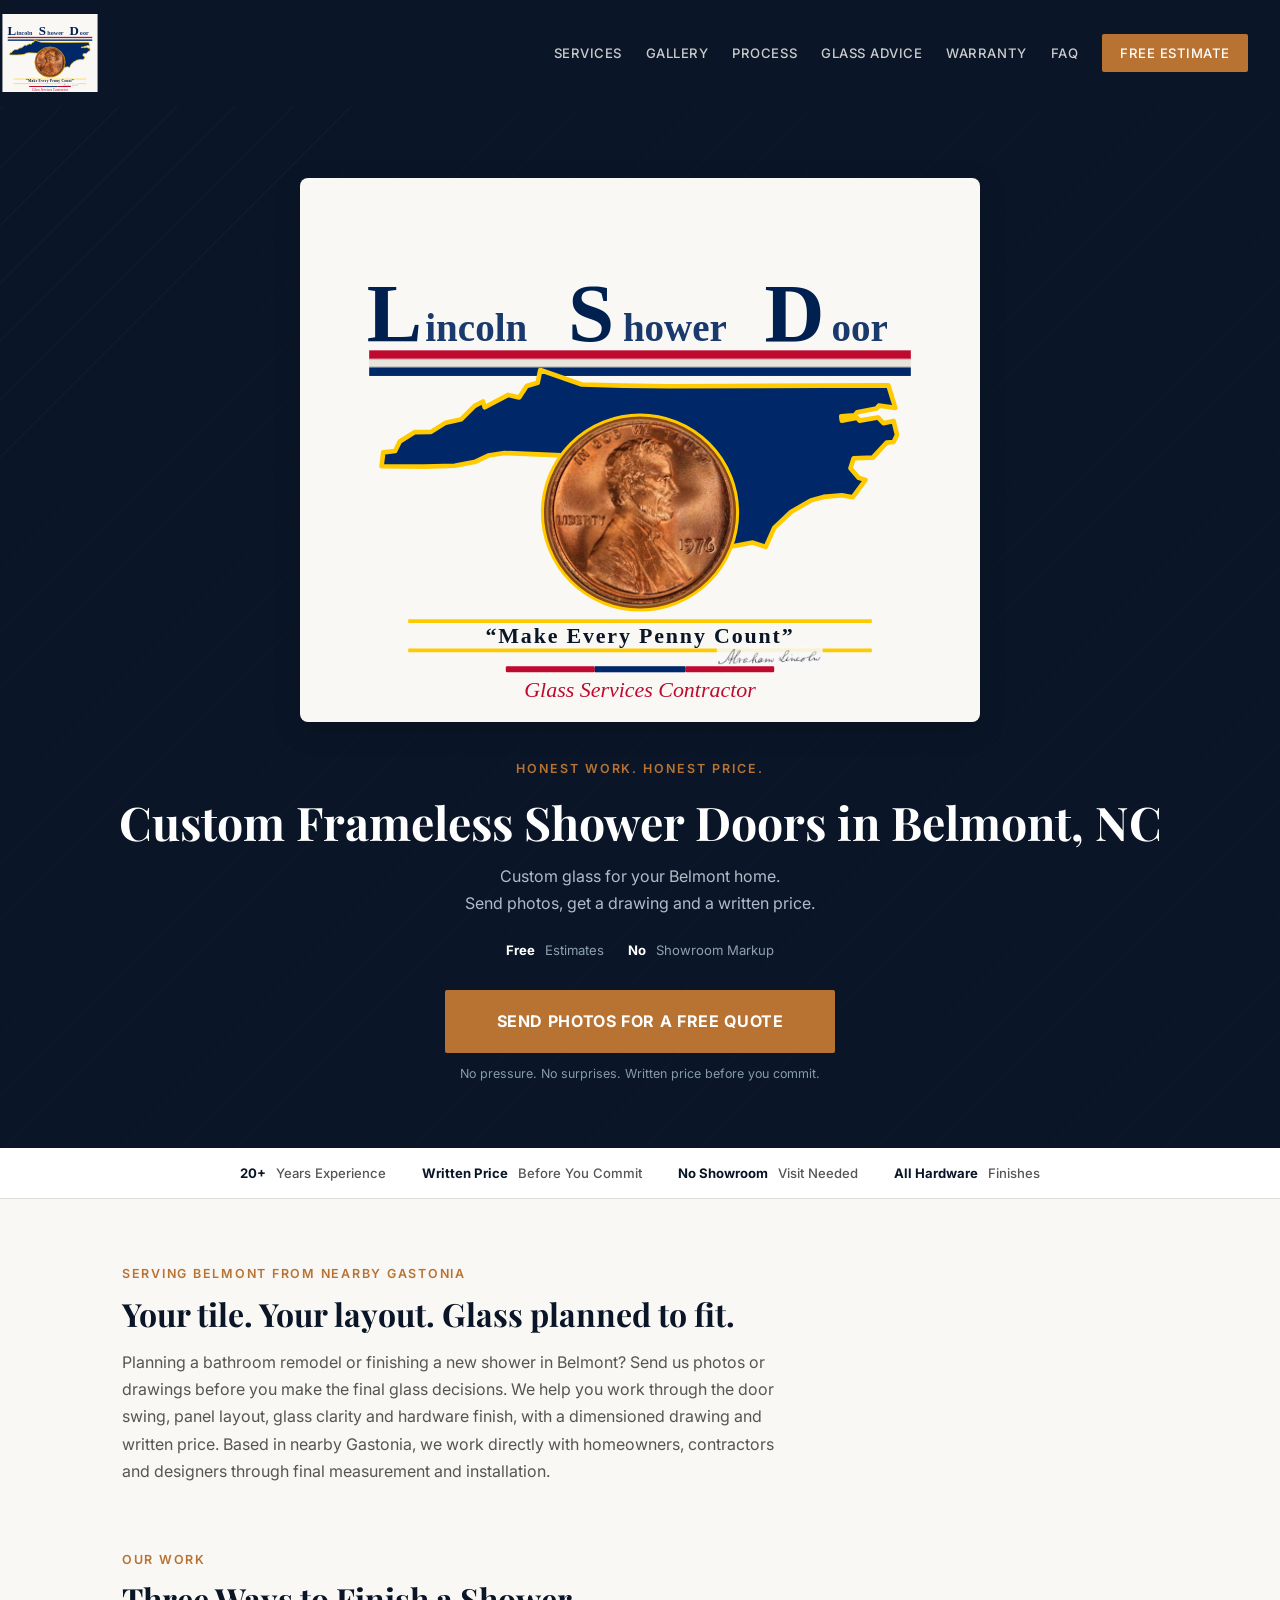
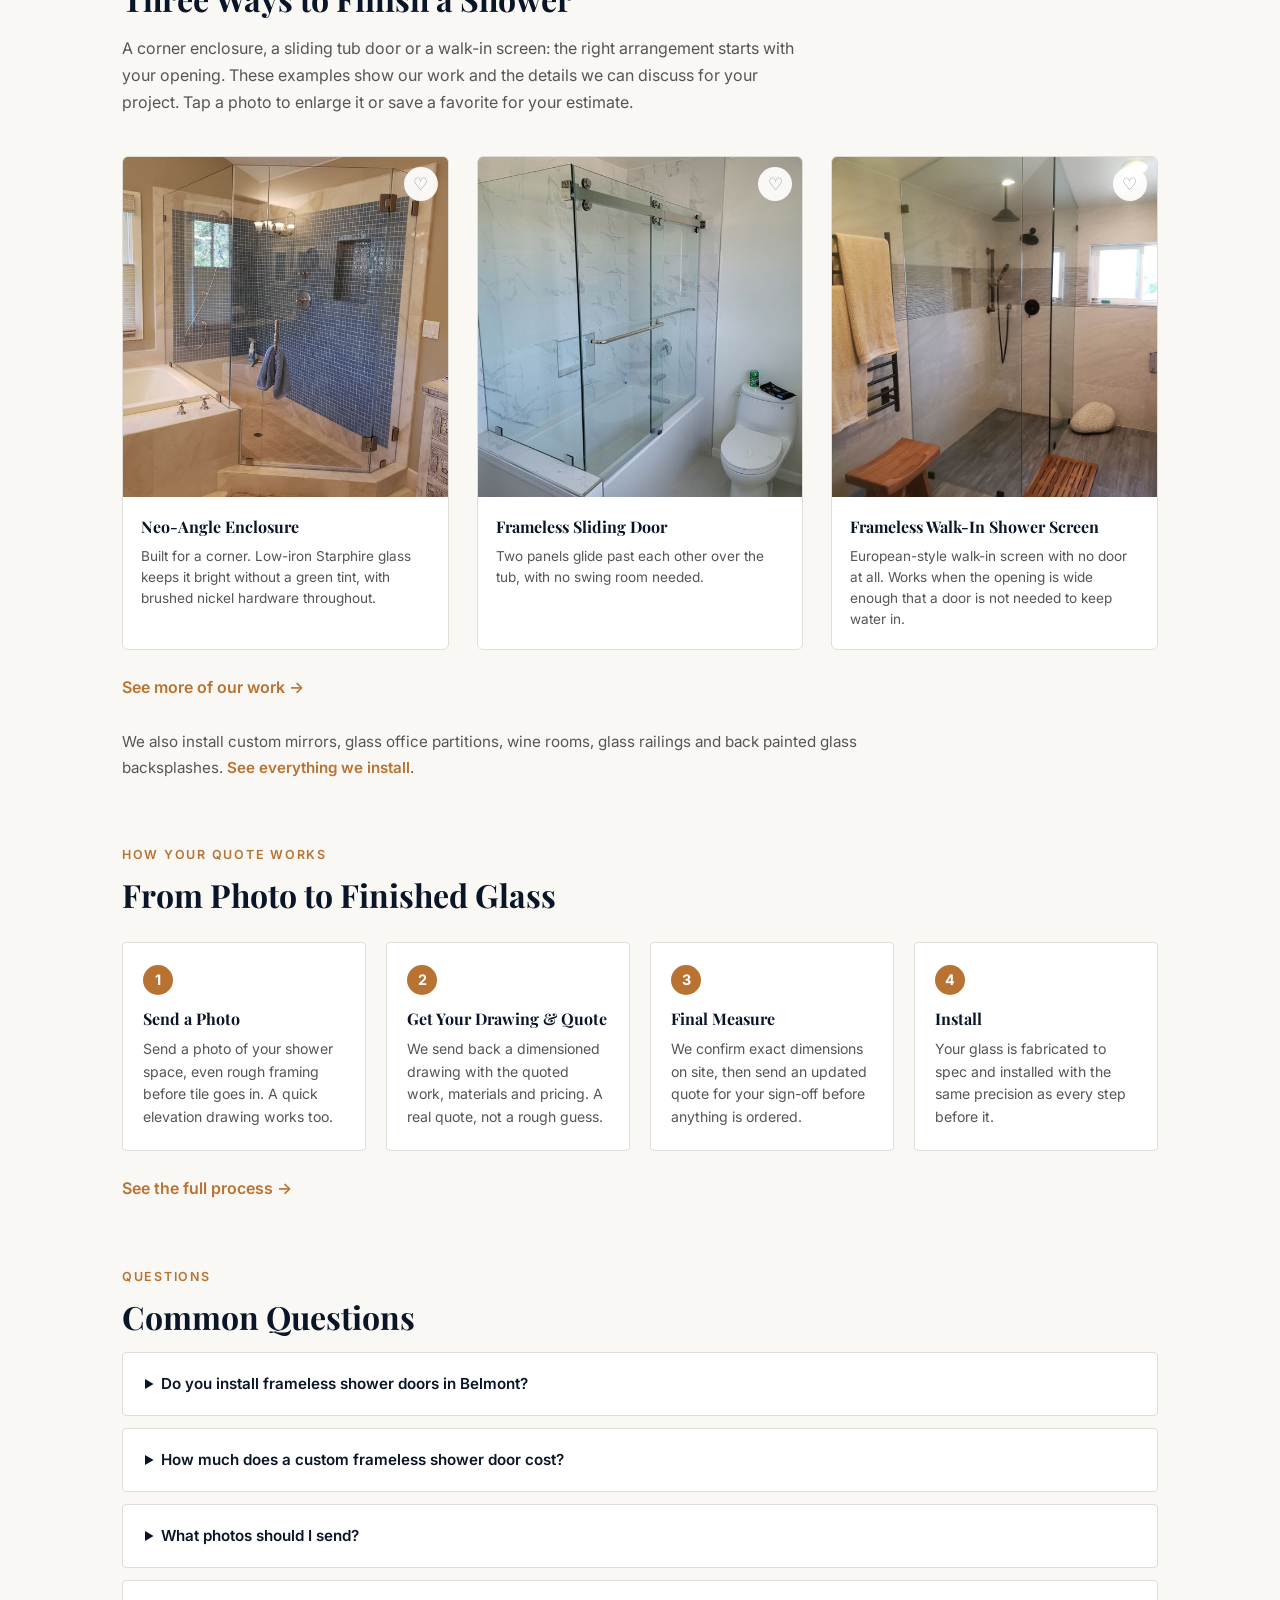
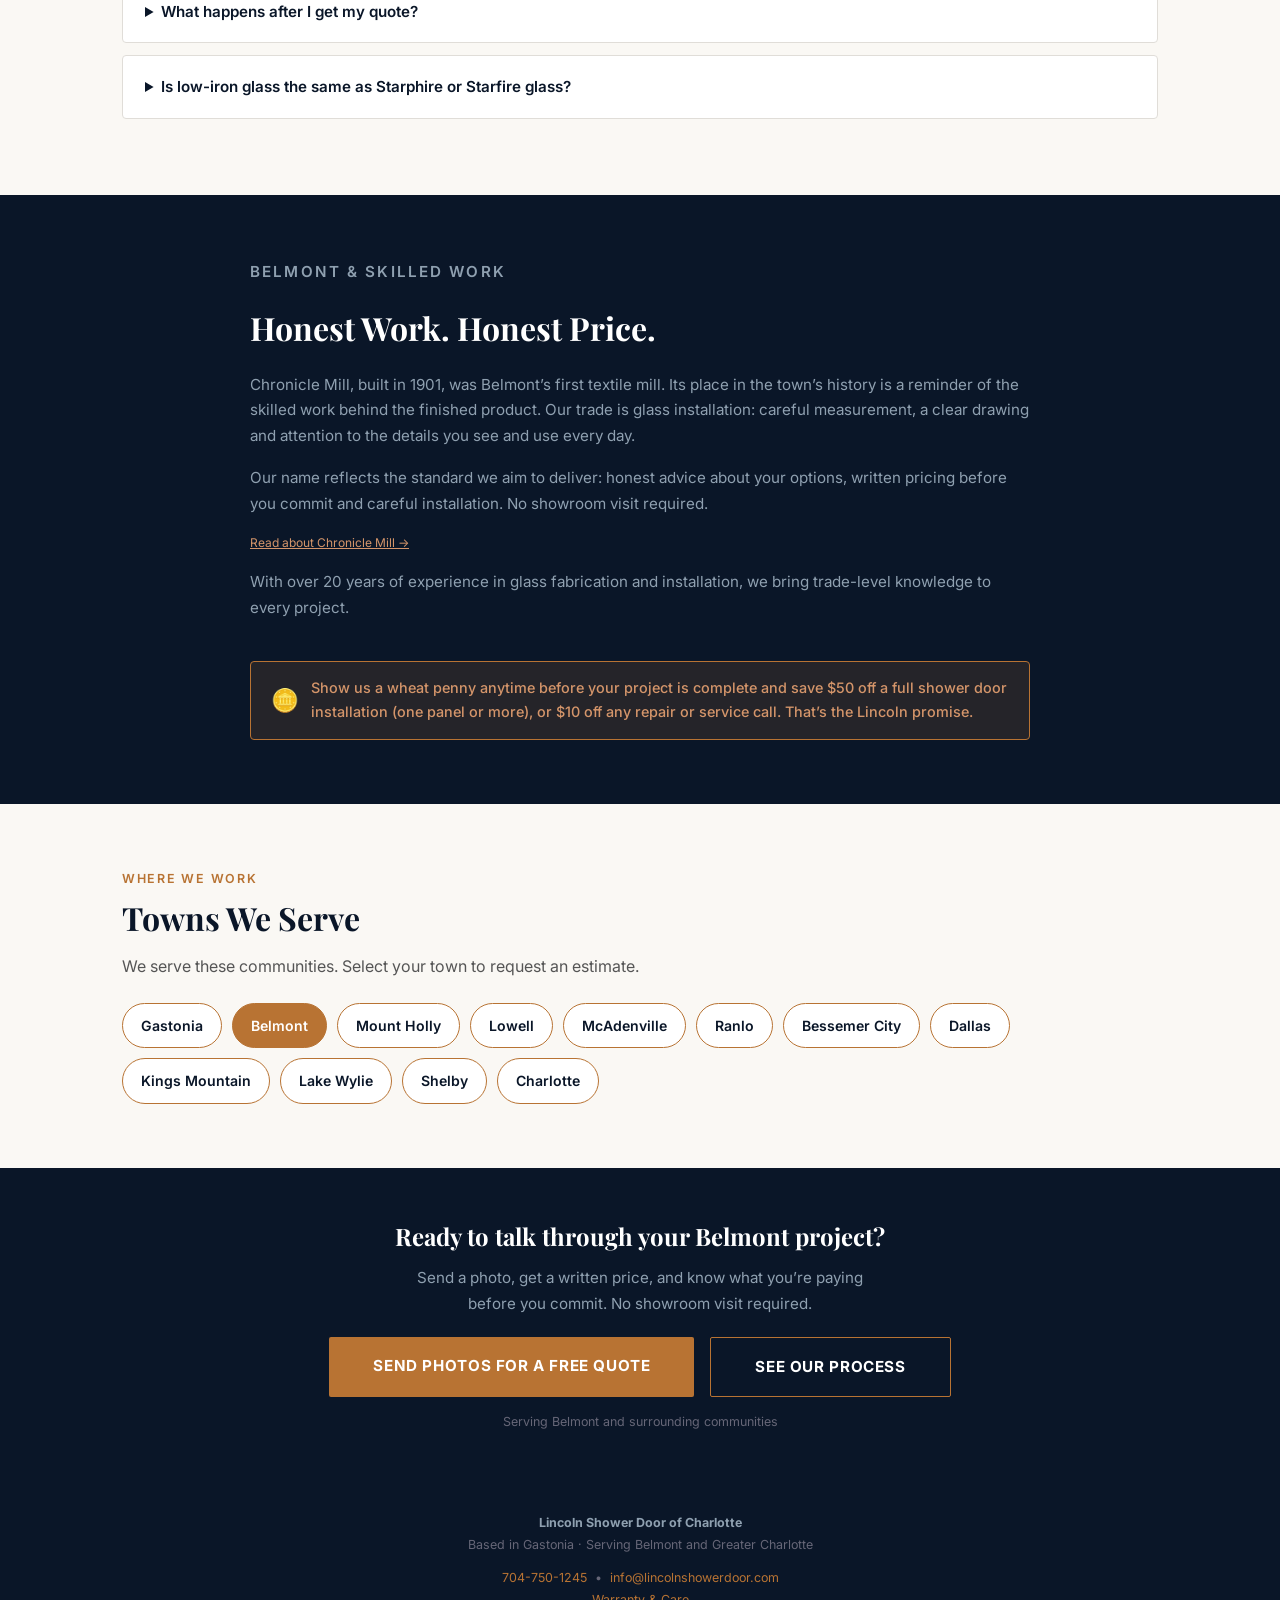
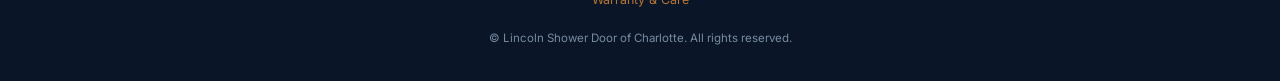
<file: shower-doors-belmont.html>
<!DOCTYPE html>
<html lang="en">
<head>
<meta charset="UTF-8">
<meta name="viewport" content="width=device-width, initial-scale=1.0">
<title>Frameless Shower Doors in Belmont, NC | Lincoln Shower Door</title>
<link rel="icon" type="image/svg+xml" href="lincoln-shower-door-logo.svg">
<link rel="canonical" href="https://lincolnshowerdoor.com/shower-doors-belmont.html">
<link rel="preconnect" href="https://fonts.googleapis.com">
<link rel="preconnect" href="https://fonts.gstatic.com" crossorigin>
<link rel="stylesheet" href="https://fonts.googleapis.com/css2?family=Playfair+Display:wght@700&family=Inter:wght@400;500;600&display=swap">
<meta name="description" content="Custom frameless shower doors installed in Belmont, NC. Send photos, get a written price. 20+ years of glass fabrication and installation experience.">
<meta name="robots" content="index,follow,max-image-preview:large">
<meta property="og:type" content="website">
<meta property="og:site_name" content="Lincoln Shower Door of Charlotte">
<meta property="og:title" content="Frameless Shower Doors in Belmont, NC | Lincoln Shower Door">
<meta property="og:description" content="Custom frameless shower doors installed in Belmont, NC. Send photos, get a written price. 20+ years of glass fabrication and installation experience.">
<meta property="og:url" content="https://lincolnshowerdoor.com/shower-doors-belmont.html">
<meta property="og:image" content="https://lincolnshowerdoor.com/gallery-neo-angle-shower-enclosure-belmont-nc.jpg">
<meta property="og:image:alt" content="Neo-angle frameless shower enclosure with low-iron glass and brushed nickel hardware">
<meta name="twitter:card" content="summary_large_image">

<script type="application/ld+json">{
  "@context": "https://schema.org",
  "@type": "LocalBusiness",
  "name": "Lincoln Shower Door of Charlotte",
  "description": "Custom frameless glass shower door installation in Belmont, NC. Quotes from photos, written pricing before you commit.",
  "telephone": "+1-704-750-1245",
  "email": "info@lincolnshowerdoor.com",
  "url": "https://lincolnshowerdoor.com/",
  "areaServed": {
    "@type": "City",
    "name": "Belmont",
    "containedInPlace": {
      "@type": "State",
      "name": "North Carolina"
    }
  },
  "priceRange": "$$$",
  "image": "https://lincolnshowerdoor.com/gallery-neo-angle-shower-enclosure-belmont-nc.jpg",
  "@id": "https://lincolnshowerdoor.com/#business"
}</script>
<script type="application/ld+json">{
  "@context": "https://schema.org",
  "@type": "Service",
  "name": "Custom Frameless Shower Door Installation in Belmont, NC",
  "serviceType": "Frameless shower door design, measurement and installation",
  "description": "Custom frameless shower doors and enclosures, quoted from customer photos with a written price before commitment, measured on site and installed.",
  "provider": {
    "@id": "https://lincolnshowerdoor.com/#business"
  },
  "areaServed": {
    "@type": "City",
    "name": "Belmont",
    "containedInPlace": {
      "@type": "State",
      "name": "North Carolina"
    }
  },
  "url": "https://lincolnshowerdoor.com/shower-doors-belmont.html"
}</script>
<script type="application/ld+json">{
  "@context": "https://schema.org",
  "@type": "BreadcrumbList",
  "itemListElement": [
    {
      "@type": "ListItem",
      "position": 1,
      "name": "Home",
      "item": "https://lincolnshowerdoor.com/"
    },
    {
      "@type": "ListItem",
      "position": 2,
      "name": "Frameless Shower Doors in Belmont, NC",
      "item": "https://lincolnshowerdoor.com/shower-doors-belmont.html"
    }
  ]
}</script>
<script type="application/ld+json">{
  "@context": "https://schema.org",
  "@type": "FAQPage",
  "mainEntity": [
    {
      "@type": "Question",
      "name": "Do you install frameless shower doors in Belmont?",
      "acceptedAnswer": {
        "@type": "Answer",
        "text": "Yes. We serve Belmont and nearby Gaston County communities from our base in Gastonia. Send photos of your shower and we will quote it for free, with a written price before you commit."
      }
    },
    {
      "@type": "Question",
      "name": "How much does a custom frameless shower door cost?",
      "acceptedAnswer": {
        "@type": "Answer",
        "text": "We quote most projects directly from photos you send us, even rough framing or elevation drawings, before tile is installed. Final measure happens after we agree on a price in principle, and it rarely changes the number. That means you get an accurate price fast, without waiting on a technician visit and days of processing."
      }
    },
    {
      "@type": "Question",
      "name": "What photos should I send?",
      "acceptedAnswer": {
        "@type": "Answer",
        "text": "Start with a straight-on photo showing the whole shower opening, then add side views and close-ups of anything unusual. Include approximate dimensions, inspiration photos or drawings if you have them. You can upload several photos directly from your phone."
      }
    },
    {
      "@type": "Question",
      "name": "What happens after I get my quote?",
      "acceptedAnswer": {
        "@type": "Answer",
        "text": "We confirm exact dimensions on site, then send an updated quote for your sign-off before anything is ordered. Your glass is then fabricated to spec and installed. See our process page for the full sequence."
      }
    },
    {
      "@type": "Question",
      "name": "Is low-iron glass the same as Starphire or Starfire glass?",
      "acceptedAnswer": {
        "@type": "Answer",
        "text": "Yes, essentially. Low iron glass (also called crystal clear or ultra clear glass) removes the greenish tint found in standard tempered glass. Starphire and Starfire are two of the most recognized brand names for low-iron glass in the industry. We offer both standard clear and low-iron glass depending on your project and budget."
      }
    }
  ]
}</script>

<style>
*,*::before,*::after{box-sizing:border-box;margin:0;padding:0}
:root{--navy:#0a1628;--penny:#b87333;--penny-light:#d4956a;--cream:#faf8f4;--text:#1a1a1a;--muted:#555;--border:#e0ddd8;--red:#BF0A30}
html{scroll-behavior:smooth}
body{font-family:'Inter',sans-serif;font-size:16px;color:var(--text);background:var(--cream);line-height:1.7;padding-bottom:0}

.hero-logo-card{display:inline-block;width:100%;max-width:680px;background:var(--cream);border-radius:8px;padding:26px 35px 18px;margin-bottom:28px;box-shadow:0 8px 24px rgba(0,0,0,0.25)}
.hero-logo-card img{width:100%;height:auto;display:block;margin:0 auto}
@media(max-width:600px){.hero-logo-card{max-width:480px}}
.flag-stripe div{flex:1}
.flag-stripe div:nth-child(1){background:var(--red)}
.flag-stripe div:nth-child(2){background:#fff}
.flag-stripe div:nth-child(3){background:var(--navy)}

.sticky-cta{display:none;position:fixed;bottom:0;left:0;right:0;z-index:200;background:var(--penny);padding:14px 20px;text-align:center}
.sticky-cta a{color:#fff;font-weight:700;font-size:1rem;text-decoration:none;letter-spacing:.04em;text-transform:uppercase}
@media(max-width:600px){.sticky-cta{display:block}body{padding-bottom:60px}}

nav{background:var(--navy);padding:14px 32px 14px 0;display:flex;flex-wrap:wrap;justify-content:space-between;align-items:center;position:sticky;top:0;z-index:100}
.nav-logo img{height:78px;display:block;border-radius:3px}
/* NOTE: -200px left margin was reached empirically through live testing on 7/23/26.
   The math (nav padding-left:0) suggested this should need ~0px, not -200px.
   Root cause unconfirmed. If nav layout is edited again, re-verify this value
   visually rather than assuming it's still correct. */
.nav-logo{display:block;margin:0 0 0 -200px}
.nav-links{display:flex;gap:24px;align-items:center}
.nav-links a{color:#ccc;text-decoration:none;font-size:0.82rem;font-weight:500;letter-spacing:.04em;text-transform:uppercase;transition:color .2s}
.nav-links a:hover{color:var(--penny)}
.nav-cta{background:var(--penny);color:#fff !important;padding:8px 18px;border-radius:2px}
.nav-cta:hover{background:var(--penny-light) !important}
.nav-toggle{display:none;background:none;border:none;cursor:pointer;padding:8px;width:44px;height:44px;align-items:center;justify-content:center}
.nav-toggle span,.nav-toggle span::before,.nav-toggle span::after{display:block;background:#fff;height:2px;width:24px;border-radius:2px;position:relative;transition:background .2s}
.nav-toggle span::before,.nav-toggle span::after{content:'';position:absolute;left:0}
.nav-toggle span::before{top:-7px}
.nav-toggle span::after{top:7px}
.nav-toggle[aria-expanded="true"] span{background:transparent}
.nav-toggle[aria-expanded="true"] span::before{top:0;transform:rotate(45deg)}
.nav-toggle[aria-expanded="true"] span::after{top:0;transform:rotate(-45deg)}

.hero{background-color:var(--navy);background-image:linear-gradient(90deg, rgba(10,22,40,0.25) 0%, rgba(10,22,40,0.97) 22%, rgba(10,22,40,0.97) 78%, rgba(10,22,40,0.25) 100%),url('https://lincolnshowerdoor.com/blueprint-watermark.png'),url('https://lincolnshowerdoor.com/blueprint-watermark.png');background-repeat:no-repeat,no-repeat,no-repeat;background-position:center,left -80px top 60%,right -80px top 60%;background-size:100% 100%,640px auto,640px auto;color:#fff;padding:72px 32px 64px;text-align:center;position:relative;overflow:hidden}
@media (max-width:900px){.hero{background-size:100% 100%,380px auto,380px auto}}
.hero::before{content:'';position:absolute;inset:0;background:repeating-linear-gradient(-45deg,transparent,transparent 40px,rgba(184,115,51,0.04) 40px,rgba(184,115,51,0.04) 41px)}
.hero>*{position:relative;z-index:1}
.hero-eyebrow{font-size:0.78rem;font-weight:600;letter-spacing:.16em;text-transform:uppercase;color:var(--penny);margin-bottom:16px}
.hero h1{font-family:'Playfair Display',serif;font-size:clamp(1.9rem,4.5vw,2.9rem);line-height:1.15;margin-bottom:14px}
.hero h1 span{color:var(--penny)}
.hero-sub{font-size:1rem;color:#b0bcc8;max-width:520px;margin:0 auto 22px}
.hero-trust{display:flex;justify-content:center;align-items:center;gap:24px;margin-bottom:28px;flex-wrap:wrap}
.hero-trust-item{font-size:0.82rem;color:#8fa0b0;display:flex;align-items:center;gap:6px}
.hero-trust-item strong{color:#fff}
.stars{color:var(--penny);font-size:1rem;letter-spacing:2px}
.hero-cta-primary{display:inline-block;background:var(--penny);color:#fff;text-decoration:none;padding:18px 52px;font-weight:700;font-size:1rem;letter-spacing:.04em;text-transform:uppercase;border-radius:2px;transition:background .2s;min-width:280px}
.hero-cta-primary:hover{background:var(--penny-light)}
.hero-cta-sub{margin-top:10px;font-size:0.78rem;color:#8899aa}
.hero-area{margin-top:20px;font-size:0.78rem;color:#7788a0;letter-spacing:.02em}

.trust-bar{background:#fff;border-bottom:1px solid var(--border);padding:14px 32px;display:flex;justify-content:center;gap:36px;flex-wrap:wrap}
.trust-bar-item{font-size:0.82rem;color:var(--muted);display:flex;align-items:center;gap:6px;font-weight:500}
.trust-bar-item strong{color:var(--navy)}

.story-band{background:var(--navy);color:#fff;padding:64px 32px}
.story-inner{max-width:780px;margin:0 auto}
.section-label{font-size:0.78rem;font-weight:600;letter-spacing:.14em;text-transform:uppercase;color:var(--penny);margin-bottom:10px}
.story-band h2{color:#fff;font-family:'Playfair Display',serif;font-size:clamp(1.5rem,3vw,2rem);margin-bottom:16px}
.story-band blockquote{border-left:3px solid var(--penny);padding-left:20px;margin:28px 0;font-family:'Playfair Display',serif;font-size:1.4rem;color:#c8d4e0;font-style:italic;line-height:1.5}
.story-band p{color:#8fa0b0;font-size:0.95rem;margin-bottom:16px}
.penny-promo{display:inline-flex;align-items:center;gap:12px;background:rgba(184,115,51,0.15);border:1px solid var(--penny);border-radius:4px;padding:14px 20px;margin-top:24px;font-size:0.9rem;color:var(--penny-light);font-weight:500}

.section-wrap{max-width:1100px;margin:0 auto;padding:64px 32px}
.section-wrap h2{font-family:'Playfair Display',serif;font-size:clamp(1.5rem,3vw,2rem);color:var(--navy);margin-bottom:16px;line-height:1.2}
.intro-text{max-width:680px;color:var(--muted);font-size:1rem;margin-bottom:40px}

.mid-cta{background:var(--navy);padding:48px 32px;text-align:center}
.mid-cta p{color:#8fa0b0;font-size:0.95rem;margin-bottom:20px;max-width:480px;margin-left:auto;margin-right:auto}
.mid-cta h3{font-family:'Playfair Display',serif;color:#fff;font-size:1.5rem;margin-bottom:8px}
.btn-primary{display:inline-block;background:var(--penny);color:#fff;text-decoration:none;padding:16px 44px;font-weight:700;font-size:0.95rem;letter-spacing:.04em;text-transform:uppercase;border-radius:2px;transition:background .2s;min-width:240px}
.btn-primary:hover{background:var(--penny-light)}
.btn-sub{display:block;margin-top:14px;font-size:0.78rem;color:#667}
.mid-cta-choices{display:flex;gap:16px;justify-content:center;flex-wrap:wrap}
.btn-secondary{display:inline-block;background:transparent;color:#fff;text-decoration:none;padding:16px 44px;font-weight:700;font-size:0.95rem;letter-spacing:.04em;text-transform:uppercase;border-radius:2px;border:1px solid var(--penny);transition:background .2s;min-width:240px}
.btn-secondary:hover{background:rgba(184,115,51,0.15)}

.services-grid{display:grid;grid-template-columns:repeat(auto-fit,minmax(220px,1fr));gap:20px;margin-top:32px}
.service-card{background:#fff;border:1px solid var(--border);border-radius:4px;padding:24px 20px}
.service-card h3{font-family:'Playfair Display',serif;font-size:1rem;color:var(--navy);margin-bottom:8px}
.service-card p{font-size:0.88rem;color:var(--muted);line-height:1.6}

.gallery-grid{display:grid;grid-template-columns:repeat(3,1fr);gap:28px;margin-top:32px}
.gallery-item{background:#fff;border:1px solid var(--border);border-radius:6px;overflow:hidden;display:flex;flex-direction:column}
.gallery-photo{position:relative;height:400px;background:#ddd}
.gallery-photo img{width:100%;height:100%;object-fit:cover;display:block;object-position:center 50%}
.gallery-item[data-id="steam-shower"] .gallery-photo img{object-position:center top}
.gallery-item[data-id="wine-room"] .gallery-photo img{object-position:center top;transform:scale(1.18);transform-origin:center top}
.gallery-item[data-id="wine-room"] .gallery-photo{overflow:hidden}
.gallery-item[data-id="backsplash"] .gallery-photo{height:520px}
.gallery-item[data-id="mirror"] .gallery-photo,.gallery-item[data-id="office"] .gallery-photo{height:230px}
.photo-pair{display:grid;grid-template-columns:1fr;grid-template-rows:1fr 1fr;gap:4px;width:100%;height:100%;background:#ffffff}
.photo-pair img{width:100%;height:100%;object-fit:cover;display:block}
.gallery-item a.tile-link{position:absolute;inset:0;z-index:1}
.gallery-text{padding:16px 18px 18px}
.gallery-text h3{font-family:'Playfair Display',serif;font-size:1rem;color:var(--navy);margin-bottom:6px}
.gallery-text p{font-size:0.85rem;color:var(--muted);line-height:1.55}
.heart-btn{position:absolute;top:10px;right:10px;z-index:3;width:34px;height:34px;border-radius:50%;background:rgba(255,255,255,0.92);border:none;cursor:pointer;display:flex;align-items:center;justify-content:center;font-size:17px;color:#999}
.heart-btn.saved{color:var(--red)}
.heart-btn:hover{background:#fff}
.comment-box{display:none;padding:8px 18px 14px;background:#faf8f4}
.comment-box.show{display:block}
.comment-box input{width:100%;font-size:12px;font-family:'Inter',sans-serif;padding:7px;border:1px solid var(--border);border-radius:3px}

.faq-item{background:#fff;border:1px solid var(--border);border-radius:4px;padding:18px 22px;margin-bottom:12px}
.faq-item summary{cursor:pointer;font-weight:600;color:var(--navy);font-size:0.95rem;font-family:'Inter',sans-serif}
.faq-item p{margin-top:10px;font-size:0.9rem;color:var(--muted)}

footer{background:var(--navy);color:#667;padding:32px;text-align:center;font-size:0.78rem;line-height:1.8}
footer a{color:var(--penny);text-decoration:none}

.vision-tray{position:fixed;bottom:70px;right:20px;background:var(--navy);color:#fff;padding:12px 18px;border-radius:30px;font-size:0.85rem;box-shadow:0 4px 14px rgba(0,0,0,0.3);cursor:pointer;display:none;align-items:center;gap:8px;z-index:150;border:1px solid var(--penny)}
.vision-tray.show{display:flex}
.vision-tray .count{background:var(--penny);color:#fff;border-radius:50%;width:22px;height:22px;display:flex;align-items:center;justify-content:center;font-weight:700;font-size:12px}
@media(max-width:600px){.vision-tray{bottom:76px}}

@media(max-width:700px){
  .gallery-grid{grid-template-columns:repeat(2,1fr)}
}
@media(max-width:600px){
  nav{padding:10px 16px}
  .nav-toggle{display:flex}
  .nav-links{order:3;width:100%;background:var(--navy);flex-direction:column;align-items:stretch;gap:0;max-height:0;overflow:hidden;transition:max-height .25s ease}
  .nav-links.open{max-height:400px;margin-top:14px;border-top:1px solid rgba(255,255,255,0.1)}
  .nav-links a{padding:16px 24px;font-size:0.85rem;border-bottom:1px solid rgba(255,255,255,0.08)}
  .nav-cta{margin:12px 24px;text-align:center;border-radius:2px}
  .hero{padding:56px 20px 80px}
  .section-wrap{padding:48px 20px}
  .story-band,.mid-cta{padding:48px 20px}
  .trust-bar{gap:20px;padding:14px 20px}
}
/* Contact options: estimate form on desktop; call and text on mobile. */
.mobile-contact{display:none}
.sticky-cta{gap:16px;justify-content:center;align-items:center}
.sticky-cta a{font-size:.8rem}
@media(max-width:600px){
  .desktop-contact{display:none}
  div.mobile-contact{display:flex;flex-direction:column;align-items:center;gap:12px}
  a.mobile-contact{display:inline-block}
  .sticky-cta{display:flex}
}

/* City page additions */
.gallery-grid.three{grid-template-columns:repeat(3,1fr)}
@media(max-width:700px){.gallery-grid.three{grid-template-columns:1fr}}
.gallery-grid.three .gallery-photo{height:340px}
.steps-grid{display:grid;grid-template-columns:repeat(auto-fit,minmax(220px,1fr));gap:20px;margin-top:28px}
.step-card{background:#fff;border:1px solid var(--border);border-radius:4px;padding:22px 20px}
.step-num{display:inline-flex;align-items:center;justify-content:center;width:30px;height:30px;border-radius:50%;background:var(--penny);color:#fff;font-weight:700;font-size:.9rem;margin-bottom:10px}
.step-card h3{font-family:'Playfair Display',serif;font-size:1rem;color:var(--navy);margin-bottom:6px}
.step-card p{font-size:.88rem;color:var(--muted);line-height:1.6}
.more-link{display:inline-block;margin-top:24px;color:var(--penny);font-weight:600;text-decoration:none}
.more-link:hover{text-decoration:underline}
.also-install{max-width:760px;color:var(--muted);margin-top:28px;font-size:.95rem}
.also-install a{color:var(--penny);font-weight:600;text-decoration:none}
.town-chips{display:flex;flex-wrap:wrap;gap:10px;margin-top:22px}
.town-chip{display:inline-block;padding:10px 18px;border:1px solid var(--penny);border-radius:999px;color:var(--navy);background:#fff;text-decoration:none;font-weight:600;font-size:.88rem;transition:background .2s}
.town-chip:hover{background:rgba(184,115,51,.12)}
.town-chip.current{background:var(--penny);color:#fff;cursor:default}

/* Merged review: accessible photos and upload-first contact controls. */
.photo-open{display:block;width:100%;height:100%;border:0;padding:0;background:none;cursor:zoom-in}
.photo-open img{width:100%;height:100%;object-fit:cover}
:focus-visible{outline:3px solid var(--penny-light);outline-offset:4px}
.vision-tray{text-decoration:none}
.sticky-cta{gap:20px}.sticky-cta a{letter-spacing:0}.sticky-cta a:first-child{flex:1}
dialog{margin:auto;border:0;border-radius:6px;padding:16px;background:var(--navy);max-width:94vw;max-height:92vh;color:#fff}
dialog::backdrop{background:rgba(0,0,0,.85)}
dialog img{display:block;max-width:85vw;max-height:76vh;object-fit:contain}
.dialog-close{display:block;margin-left:auto;color:#fff;border:0;background:none;padding:8px 4px;font-size:1rem;cursor:pointer}
@media(max-width:600px){.hero-cta-primary{min-width:0;width:100%;max-width:360px;padding:18px 14px;font-size:.87rem}.hero>.mobile-contact{flex-direction:row;justify-content:center;margin-top:14px;gap:12px}.hero>.mobile-contact .btn-secondary{min-width:0;padding:10px 20px;font-size:.82rem}.sticky-cta{padding:14px 16px}.sticky-cta a{font-size:.75rem}.vision-tray{bottom:78px}.steps-grid{grid-template-columns:1fr}}
</style>
</head>
<body>

<div class="sticky-cta">
  <a href="estimate.html">Upload Photos · Free Quote</a><a href="tel:+17047501245">Call</a><a href="sms:+17047501245">Text</a>
</div>

<nav>
  <a class="nav-logo" href="index.html" aria-label="Lincoln Shower Door of Charlotte home"><img src="lincoln-shower-door-logo.svg" width="500" height="410" alt="Lincoln Shower Door of Charlotte logo"></a>
  <button class="nav-toggle" id="navToggle" aria-label="Menu" aria-expanded="false" aria-controls="navLinks"><span></span></button>
  <div class="nav-links" id="navLinks">
    <a href="https://lincolnshowerdoor.com/index.html#services">Services</a>
    <a href="gallery.html">Gallery</a>
    <a href="process.html">Process</a>
    <a href="blog/">Glass Advice</a>
    <a href="/warranty/">Warranty</a>
    <a href="#faq">FAQ</a>
    <a href="estimate.html" class="nav-cta">Free Estimate</a>
  </div>
</nav>

<div class="flag-stripe"><div></div><div></div><div></div></div>

<main>
<div class="hero">
  <div class="hero-logo-card"><img src="lincoln-shower-door-logo.svg" width="500" height="410" alt="Lincoln Shower Door of Charlotte logo"></div>
  <p class="hero-eyebrow">Honest Work. Honest Price.</p>
  <h1>Custom Frameless Shower Doors in Belmont, NC</h1>
  <p class="hero-sub">Custom glass for your Belmont home.<br>Send photos, get a drawing and a written price.</p>
  <div class="hero-trust">
    <div class="hero-trust-item"><strong>Free</strong>&nbsp;Estimates</div>
    <div class="hero-trust-item"><strong>No</strong>&nbsp;Showroom Markup</div>
  </div>
  <a href="estimate.html" class="hero-cta-primary">Send Photos for a Free Quote</a>
  <div class="mobile-contact">
    <a href="tel:+17047501245" class="btn-secondary">Call</a>
    <a href="sms:+17047501245" class="btn-secondary">Text a Photo</a>
  </div>
  <p class="hero-cta-sub">No pressure. No surprises. Written price before you commit.</p>
</div>

<div class="trust-bar">
  <div class="trust-bar-item"><strong>20+</strong>&nbsp;Years Experience</div>
  <div class="trust-bar-item"><strong>Written Price</strong>&nbsp;Before You Commit</div>
  <div class="trust-bar-item"><strong>No Showroom</strong>&nbsp;Visit Needed</div>
  <div class="trust-bar-item"><strong>All Hardware</strong>&nbsp;Finishes</div>
</div>

<section class="section-wrap local-intro" aria-labelledby="local-intro-heading">
<p class="section-label">Serving Belmont from Nearby Gastonia</p>
<h2 id="local-intro-heading">Your tile. Your layout. Glass planned to fit.</h2>
<p class="intro-text" style="margin-bottom:0">Planning a bathroom remodel or finishing a new shower in Belmont? Send us photos or drawings before you make the final glass decisions. We help you work through the door swing, panel layout, glass clarity and hardware finish, with a dimensioned drawing and written price. Based in nearby Gastonia, we work directly with homeowners, contractors and designers through final measurement and installation.</p>
</section>
<section class="section-wrap" id="work" style="padding-top:0">
  <p class="section-label">Our Work</p>
  <h2>Three Ways to Finish a Shower</h2>
  <p class="intro-text">A corner enclosure, a sliding tub door or a walk-in screen: the right arrangement starts with your opening. These examples show our work and the details we can discuss for your project. Tap a photo to enlarge it or save a favorite for your estimate.</p>
  <div class="gallery-grid three">

    <div class="gallery-item" data-id="b-neo">
      <div class="gallery-photo">
      <button class="photo-open" type="button" onclick="showPhoto(this)" aria-label="Enlarge Neo-Angle Enclosure"><img src="gallery-neo-angle-shower-enclosure-belmont-nc.jpg" width="800" height="600" loading="lazy" alt="Starphire low-iron glass neo-angle shower enclosure with brushed nickel hinged door"></button>
      <button class="heart-btn" aria-label="Save Neo-Angle Enclosure" aria-pressed="false" onclick="toggleSave(event,'b-neo','Neo-Angle Enclosure')">&#9825;</button>
      </div>
      <div class="comment-box"><input type="text" placeholder="What caught your eye here?" aria-label="Notes for Neo-Angle Enclosure" oninput="saveComment(event,'b-neo')"></div>
      <div class="gallery-text">
        <h3>Neo-Angle Enclosure</h3>
        <p>Built for a corner. Low-iron Starphire glass keeps it bright without a green tint, with brushed nickel hardware throughout.</p>
      </div>
    </div>

    <div class="gallery-item" data-id="b-slide">
      <div class="gallery-photo">
      <button class="photo-open" type="button" onclick="showPhoto(this)" aria-label="Enlarge Frameless Sliding Door"><img src="gallery-sliding-tub-door-belmont-nc.jpg" width="800" height="600" loading="lazy" alt="Clear tempered glass frameless sliding tub door with chrome hardware"></button>
      <button class="heart-btn" aria-label="Save Frameless Sliding Door" aria-pressed="false" onclick="toggleSave(event,'b-slide','Frameless Sliding Door')">&#9825;</button>
      </div>
      <div class="comment-box"><input type="text" placeholder="What caught your eye here?" aria-label="Notes for Frameless Sliding Door" oninput="saveComment(event,'b-slide')"></div>
      <div class="gallery-text">
        <h3>Frameless Sliding Door</h3>
        <p>Two panels glide past each other over the tub, with no swing room needed.</p>
      </div>
    </div>

    <div class="gallery-item" data-id="b-walk">
      <div class="gallery-photo">
      <button class="photo-open" type="button" onclick="showPhoto(this)" aria-label="Enlarge Frameless Walk-In Shower Screen"><img src="gallery-walk-in-shower-panel-charlotte-nc.jpg" width="800" height="1067" loading="lazy" alt="Clear tempered glass frameless walk-in shower screen"></button>
      <button class="heart-btn" aria-label="Save Frameless Walk-In Shower Screen" aria-pressed="false" onclick="toggleSave(event,'b-walk','Frameless Walk-In Shower Screen')">&#9825;</button>
      </div>
      <div class="comment-box"><input type="text" placeholder="What caught your eye here?" aria-label="Notes for Frameless Walk-In Shower Screen" oninput="saveComment(event,'b-walk')"></div>
      <div class="gallery-text">
        <h3>Frameless Walk-In Shower Screen</h3>
        <p>European-style walk-in screen with no door at all. Works when the opening is wide enough that a door is not needed to keep water in.</p>
      </div>
    </div>

  </div>
  <a class="more-link" href="gallery.html">See more of our work &rarr;</a>
  <p class="also-install">We also install custom mirrors, glass office partitions, wine rooms, glass railings and back painted glass backsplashes. <a href="https://lincolnshowerdoor.com/index.html#services">See everything we install</a>.</p>
</section>

<section class="section-wrap" id="how" style="padding-top:0">
  <p class="section-label">How Your Quote Works</p>
  <h2>From Photo to Finished Glass</h2>
  <div class="steps-grid">
    <div class="step-card"><span class="step-num">1</span><h3>Send a Photo</h3><p>Send a photo of your shower space, even rough framing before tile goes in. A quick elevation drawing works too.</p></div>
    <div class="step-card"><span class="step-num">2</span><h3>Get Your Drawing &amp; Quote</h3><p>We send back a dimensioned drawing with the quoted work, materials and pricing. A real quote, not a rough guess.</p></div>
    <div class="step-card"><span class="step-num">3</span><h3>Final Measure</h3><p>We confirm exact dimensions on site, then send an updated quote for your sign-off before anything is ordered.</p></div>
    <div class="step-card"><span class="step-num">4</span><h3>Install</h3><p>Your glass is fabricated to spec and installed with the same precision as every step before it.</p></div>
  </div>
  <a class="more-link" href="process.html">See the full process &rarr;</a>
</section>

<section class="section-wrap" id="faq" style="padding-top:0">
  <p class="section-label">Questions</p>
  <h2>Common Questions</h2>
  <details class="faq-item">
    <summary>Do you install frameless shower doors in Belmont?</summary>
    <p>Yes. We serve Belmont and nearby Gaston County communities from our base in Gastonia. Send photos of your shower and we will quote it for free, with a written price before you commit.</p>
  </details>
  <details class="faq-item">
    <summary>How much does a custom frameless shower door cost?</summary>
    <p>We quote most projects directly from photos you send us, even rough framing or elevation drawings, before tile is installed. Final measure happens after we agree on a price in principle, and it rarely changes the number. That means you get an accurate price fast, without waiting on a technician visit and days of processing. See our <a href="process.html">full process</a>.</p>
  </details>
  <details class="faq-item">
    <summary>What photos should I send?</summary>
    <p>Start with a straight-on photo showing the whole shower opening, then add side views and close-ups of anything unusual. Include approximate dimensions, inspiration photos or drawings if you have them. You can upload several photos directly from your phone.</p>
  </details>
  <details class="faq-item">
    <summary>What happens after I get my quote?</summary>
    <p>We confirm exact dimensions on site, then send an updated quote for your sign-off before anything is ordered. Your glass is then fabricated to spec and installed. See our <a href="process.html">full process</a> for the whole sequence.</p>
  </details>
  <details class="faq-item">
    <summary>Is low-iron glass the same as Starphire or Starfire glass?</summary>
    <p>Yes, essentially. Low iron glass (also called crystal clear or ultra clear glass) removes the greenish tint found in standard tempered glass. Starphire&reg; and Starfire&reg; are two of the most recognized brand names for low-iron glass in the industry. We offer both standard clear and low-iron glass depending on your project and budget.</p>
  </details>
</section>

<div class="story-band">
  <div class="story-inner">
    <p class="section-label">Belmont &amp; Skilled Work</p>
    <h2>Honest Work. Honest Price.</h2>
    <p>Chronicle Mill, built in 1901, was Belmont&rsquo;s first textile mill. Its place in the town&rsquo;s history is a reminder of the skilled work behind the finished product. Our trade is glass installation: careful measurement, a clear drawing and attention to the details you see and use every day.</p>
    <p>Our name reflects the standard we aim to deliver: honest advice about your options, written pricing before you commit and careful installation. No showroom visit required.</p><p style="font-size:.75rem"><a href="https://history.textiles.ncsu.edu/textile-companies/the-chronicle-mills/" style="color:var(--penny-light)">Read about Chronicle Mill &rarr;</a></p>
    <p>With over 20 years of experience in glass fabrication and installation, we bring trade-level knowledge to every project.</p>
    <div class="penny-promo">
      <span style="font-size:1.4rem">&#129689;</span>
      <span>Show us a wheat penny anytime before your project is complete and save $50 off a full shower door installation (one panel or more), or $10 off any repair or service call. That&rsquo;s the Lincoln promise.</span>
    </div>
  </div>
</div>

<section class="section-wrap" id="towns">
  <p class="section-label">Where We Work</p>
  <h2>Towns We Serve</h2>
  <p class="intro-text" style="margin-bottom:0">We serve these communities. Select your town to request an estimate.</p>
  <div class="town-chips">
    <a class="town-chip" href="shower-doors-gastonia.html" aria-label="Frameless shower doors in Gastonia, NC">Gastonia</a>
    <span class="town-chip current" aria-current="page">Belmont</span>
    <a class="town-chip" href="estimate.html" aria-label="Request an estimate in Mount Holly">Mount Holly</a>
    <a class="town-chip" href="estimate.html" aria-label="Request an estimate in Lowell">Lowell</a>
    <a class="town-chip" href="estimate.html" aria-label="Request an estimate in McAdenville">McAdenville</a>
    <a class="town-chip" href="estimate.html" aria-label="Request an estimate in Ranlo">Ranlo</a>
    <a class="town-chip" href="estimate.html" aria-label="Request an estimate in Bessemer City">Bessemer City</a>
    <a class="town-chip" href="estimate.html" aria-label="Request an estimate in Dallas">Dallas</a>
    <a class="town-chip" href="estimate.html" aria-label="Request an estimate in Kings Mountain">Kings Mountain</a>
    <a class="town-chip" href="shower-doors-lake-wylie-sc.html" aria-label="Frameless shower doors in Lake Wylie, SC">Lake Wylie</a>
    <a class="town-chip" href="estimate.html" aria-label="Request an estimate in Shelby">Shelby</a>
    <a class="town-chip" href="estimate.html" aria-label="Request an estimate in Charlotte">Charlotte</a>
  </div>
</section>

<div class="mid-cta">
  <h3>Ready to talk through your Belmont project?</h3>
  <p>Send a photo, get a written price, and know what you&rsquo;re paying before you commit. No showroom visit required.</p>
  <div class="mid-cta-choices">
    <a href="estimate.html" class="btn-primary">Send Photos for a Free Quote</a>
    <a href="tel:+17047501245" class="btn-secondary mobile-contact">Call Instead</a>
    <a href="sms:+17047501245" class="btn-secondary mobile-contact">Text a Photo</a>
    <a href="process.html?style=frameless-shower-doors" class="btn-secondary">See Our Process</a>
  </div>
  <span class="btn-sub">Serving Belmont and surrounding communities</span>
</div>

</main>

<footer id="contact">
  <p><strong style="color:#8fa0b0">Lincoln Shower Door of Charlotte</strong></p>
  <p>Based in Gastonia &middot; Serving Belmont and Greater Charlotte</p>
  <p style="margin-top:10px">
    <a href="tel:+17047501245">704-750-1245</a>
    &nbsp;&bull;&nbsp;
    <a href="mailto:info@lincolnshowerdoor.com">info@lincolnshowerdoor.com</a>
  </p>
  <p><a href="/warranty/">Warranty &amp; Care</a></p>
<p style="margin-top:16px;font-size:0.72rem;color:#778aa0">&copy; Lincoln Shower Door of Charlotte. All rights reserved.</p>
</footer>

<a class="vision-tray" id="visionTray" href="estimate.html">
  <span class="count" id="visionCount">0</span>
  <span>Saved &mdash; view your picks</span>
</a>

<script>
function getSaved() {
  try { return JSON.parse(localStorage.getItem('lsd_saved') || '[]'); }
  catch(e) { return []; }
}
function setSaved(list) {
  localStorage.setItem('lsd_saved', JSON.stringify(list));
  updateTray();
}
function updateTray() {
  const saved = getSaved();
  document.getElementById('visionCount').textContent = saved.length;
  document.getElementById('visionTray').classList.toggle('show', saved.length > 0);
}
function toggleSave(evt, id, label) {
  evt.preventDefault();
  evt.stopPropagation();
  const btn = evt.currentTarget;
  let saved = getSaved();
  const idx = saved.findIndex(s => s.id === id || s.label === label);
  const commentBox = btn.closest('.gallery-item').querySelector('.comment-box');
  if (idx >= 0) {
    saved.splice(idx, 1);
    btn.classList.remove('saved');
    btn.setAttribute('aria-pressed', 'false');
    btn.innerHTML = '&#9825;';
    commentBox.classList.remove('show');
  } else {
    saved.push({ id, label, comment: '' });
    btn.classList.add('saved');
    btn.setAttribute('aria-pressed', 'true');
    btn.innerHTML = '&#9829;';
    commentBox.classList.add('show');
    commentBox.querySelector('input').focus();
  }
  setSaved(saved);
}
function saveComment(evt, id) {
  const val = evt.target.value.trim();
  let saved = getSaved();
  const tile = evt.target.closest('.gallery-item');
  const label = tile.querySelector('.heart-btn').getAttribute('aria-label').replace(/^Save /, '');
  const item = saved.find(s => s.id === id || s.label === label);
  if (item) item.comment = val;
  setSaved(saved);

}
document.addEventListener('DOMContentLoaded', () => {
  getSaved().forEach(s => {
    const tile = Array.from(document.querySelectorAll('.gallery-item')).find(tile => tile.dataset.id === s.id || tile.querySelector('.heart-btn').getAttribute('aria-label') === 'Save ' + s.label);
    if (tile) {
      const btn = tile.querySelector('.heart-btn');
      btn.classList.add('saved');
    btn.setAttribute('aria-pressed', 'true');
      btn.innerHTML = '&#9829;';
      if (s.comment) {
        const box = tile.querySelector('.comment-box');
        box.classList.add('show');
        box.querySelector('input').value = s.comment;
      }
    }
  });
  updateTray();

  const navToggle = document.getElementById('navToggle');
  const navLinks = document.getElementById('navLinks');
  navToggle.addEventListener('click', () => {
    const isOpen = navLinks.classList.toggle('open');
    navToggle.setAttribute('aria-expanded', isOpen ? 'true' : 'false');
  });
  navLinks.querySelectorAll('a').forEach(link => {
    link.addEventListener('click', () => {
      navLinks.classList.remove('open');
      navToggle.setAttribute('aria-expanded', 'false');
    });
  });
});
</script>

<dialog id="photoDialog" aria-label="Enlarged shower photo"><button class="dialog-close" type="button" onclick="document.getElementById('photoDialog').close()" aria-label="Close enlarged photo">Close ✕</button><img id="largePhoto" alt="" src="[data-uri]"></dialog>
<script>
function showPhoto(button){const original=button.querySelector('img');const image=document.getElementById('largePhoto');image.src=original.src;image.alt=original.alt;document.getElementById('photoDialog').showModal()}
document.getElementById('photoDialog').addEventListener('click',function(event){if(event.target===this)this.close()});
</script>
</body>
</html>
</file>
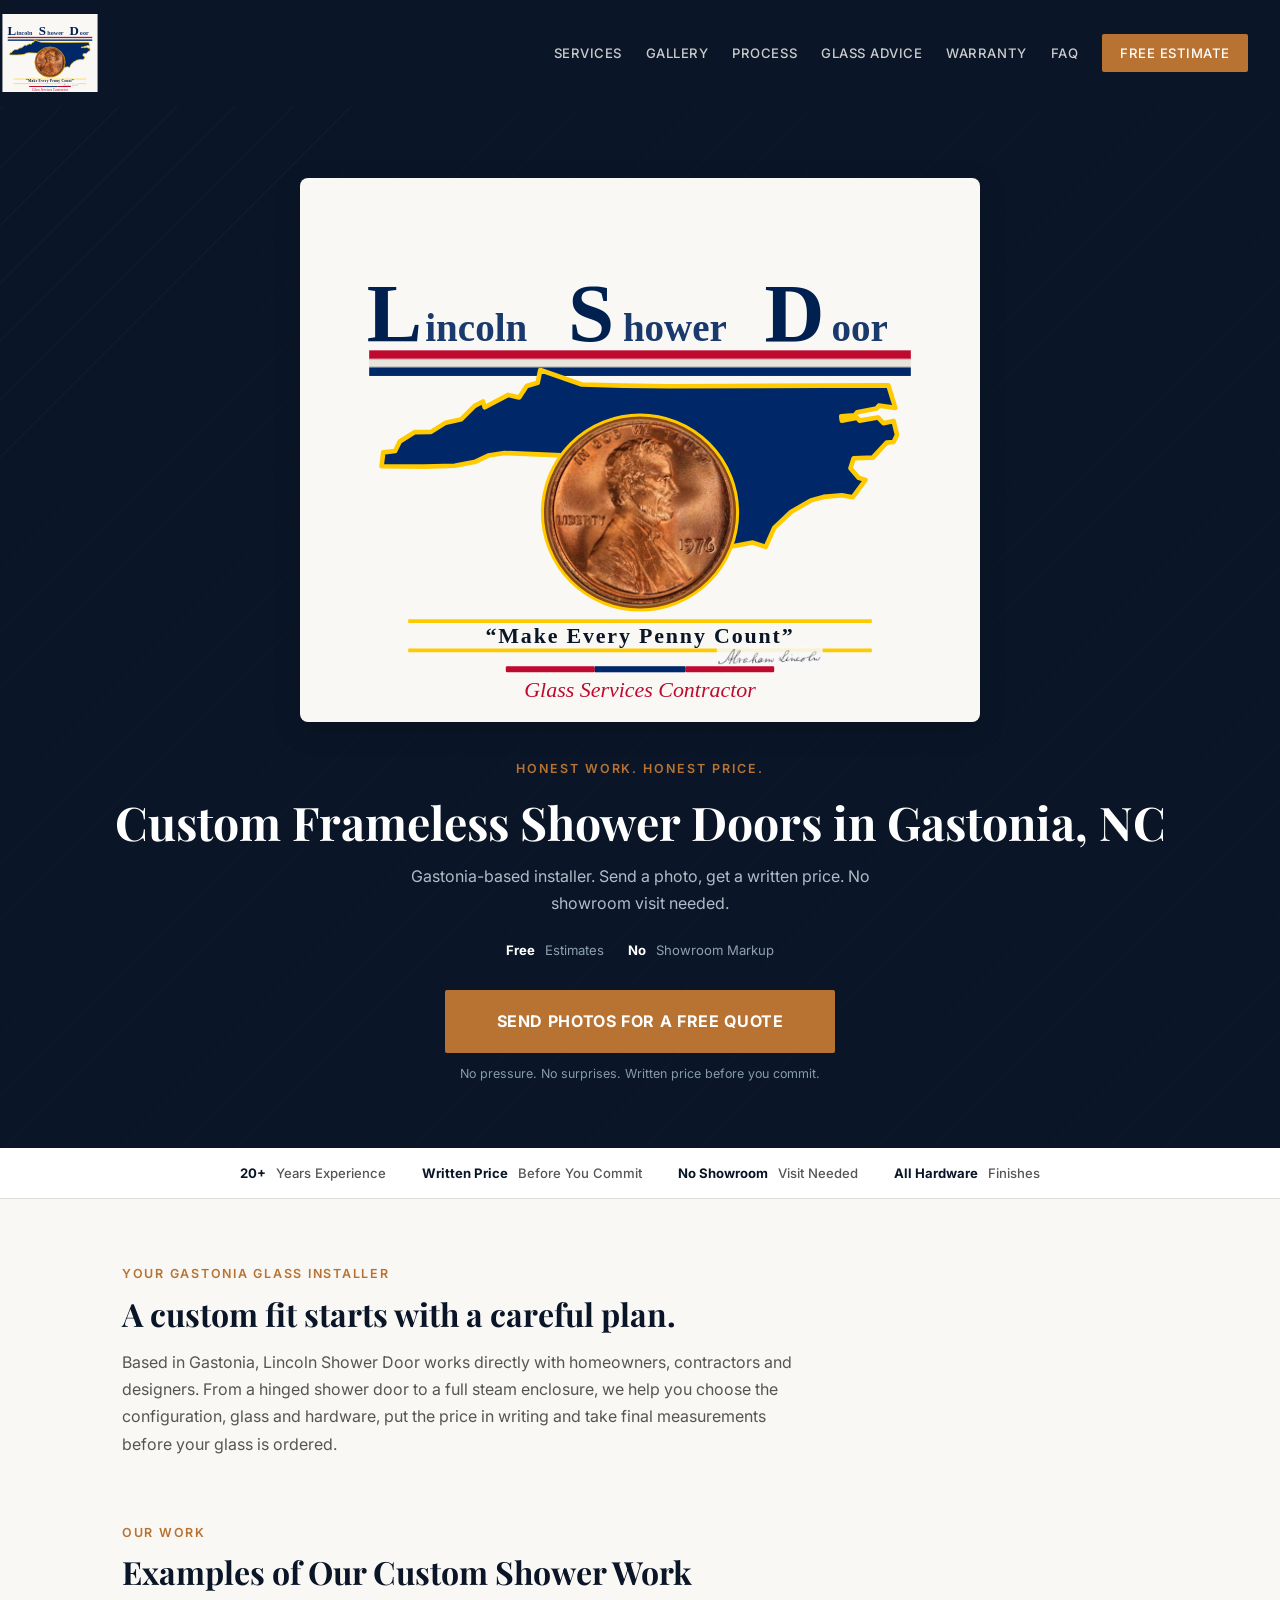
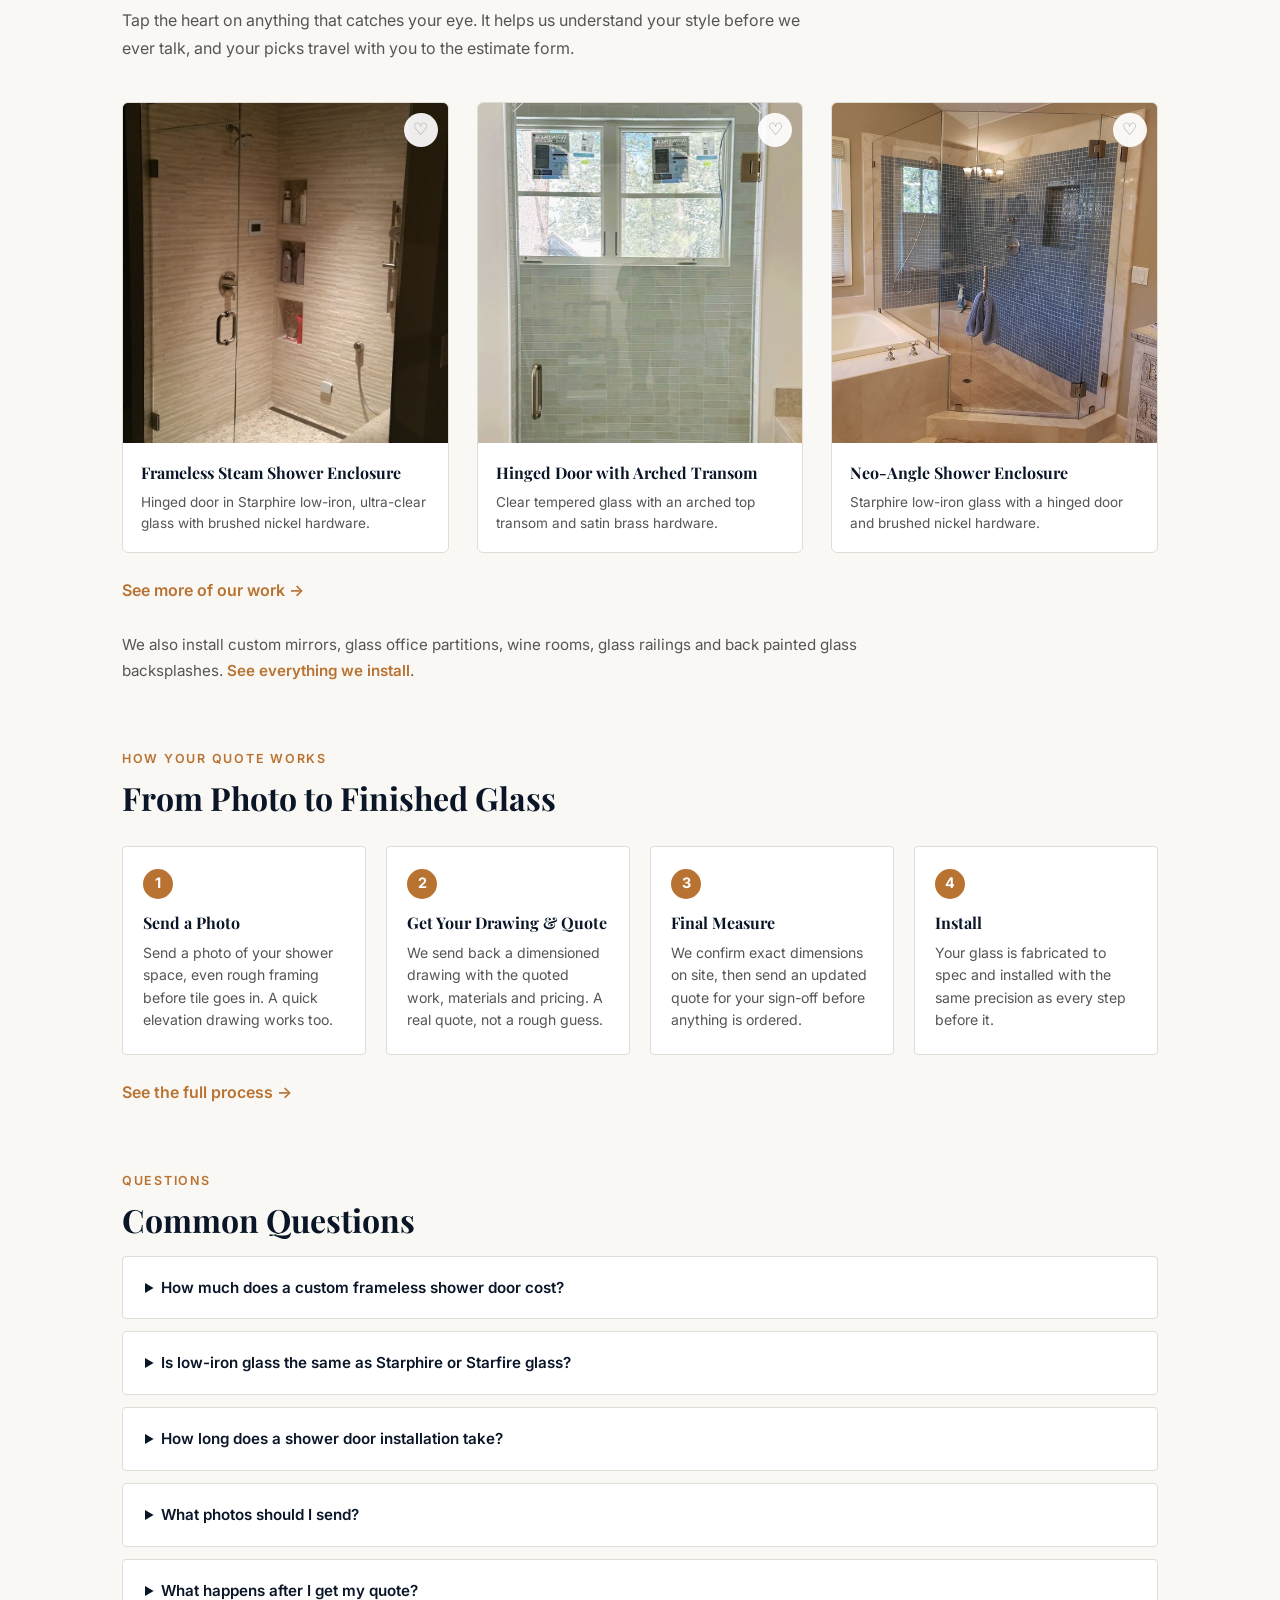
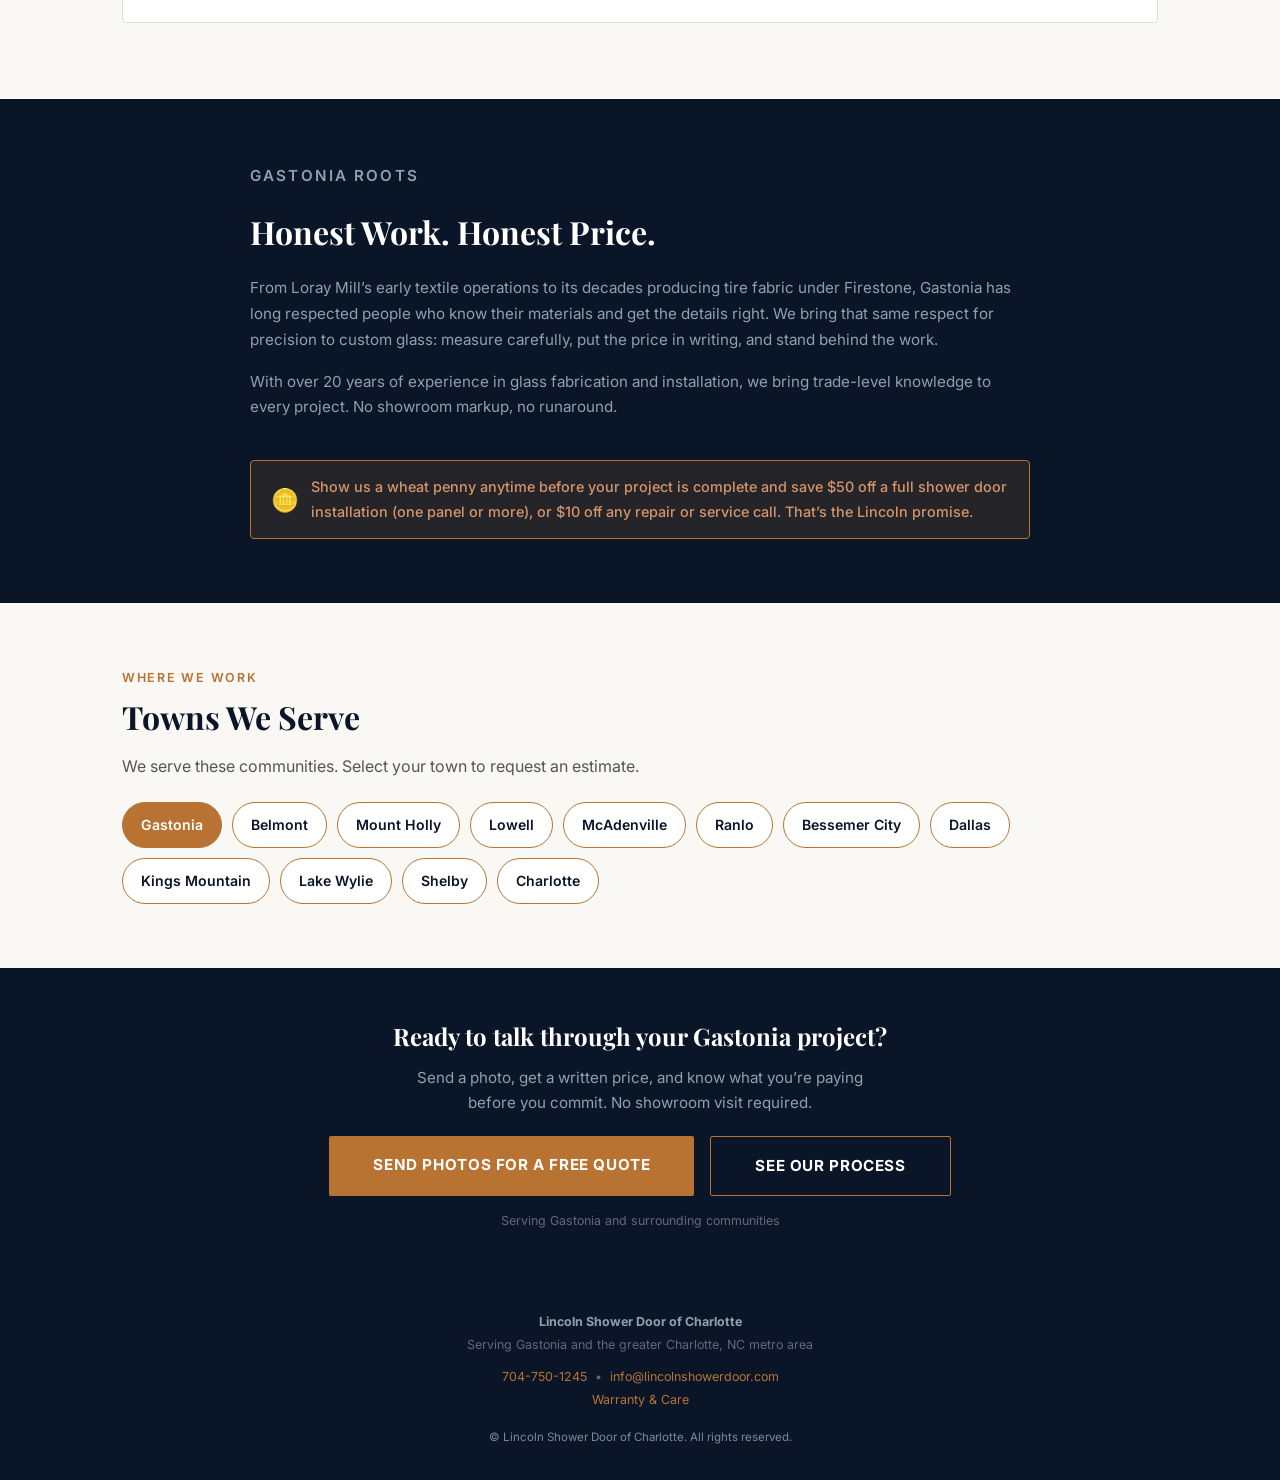
<file: shower-doors-gastonia.html>
<!DOCTYPE html>
<html lang="en">
<head>
<meta charset="UTF-8">
<meta name="viewport" content="width=device-width, initial-scale=1.0">
<title>Frameless Shower Doors in Gastonia, NC | Lincoln Shower Door</title>
<link rel="icon" type="image/svg+xml" href="lincoln-shower-door-logo.svg">
<link rel="canonical" href="https://lincolnshowerdoor.com/shower-doors-gastonia.html">
<link rel="preconnect" href="https://fonts.googleapis.com">
<link rel="preconnect" href="https://fonts.gstatic.com" crossorigin>
<link rel="stylesheet" href="https://fonts.googleapis.com/css2?family=Playfair+Display:wght@700&family=Inter:wght@400;500;600&display=swap">
<meta name="description" content="Custom frameless shower doors installed in Gastonia, NC. Send photos, get a written price. 20+ years of glass fabrication and installation experience.">
<meta name="robots" content="index,follow,max-image-preview:large">
<meta property="og:type" content="website">
<meta property="og:site_name" content="Lincoln Shower Door of Charlotte">
<meta property="og:title" content="Frameless Shower Doors in Gastonia, NC | Lincoln Shower Door">
<meta property="og:description" content="Custom frameless shower doors installed in Gastonia, NC. Send photos, get a written price. 20+ years of glass fabrication and installation experience.">
<meta property="og:url" content="https://lincolnshowerdoor.com/shower-doors-gastonia.html">
<meta property="og:image" content="https://lincolnshowerdoor.com/gallery-neo-angle-shower-enclosure-belmont-nc.jpg">
<meta property="og:image:alt" content="Neo-angle frameless shower enclosure with low-iron glass and brushed nickel hardware">
<meta name="twitter:card" content="summary_large_image">

<script type="application/ld+json">{
  "@context": "https://schema.org",
  "@type": "LocalBusiness",
  "name": "Lincoln Shower Door of Charlotte",
  "description": "Custom frameless glass shower door installation in Gastonia, NC. Quotes from photos, written pricing before you commit.",
  "telephone": "+1-704-750-1245",
  "email": "info@lincolnshowerdoor.com",
  "url": "https://lincolnshowerdoor.com/",
  "areaServed": {
    "@type": "City",
    "name": "Gastonia",
    "containedInPlace": {
      "@type": "State",
      "name": "North Carolina"
    }
  },
  "priceRange": "$$$",
  "image": "https://lincolnshowerdoor.com/gallery-neo-angle-shower-enclosure-belmont-nc.jpg",
  "@id": "https://lincolnshowerdoor.com/#business"
}</script>
<script type="application/ld+json">{
  "@context": "https://schema.org",
  "@type": "Service",
  "name": "Custom Frameless Shower Door Installation in Gastonia, NC",
  "serviceType": "Frameless shower door design, measurement and installation",
  "description": "Custom frameless shower doors and enclosures, quoted from customer photos with a written price before commitment, measured on site and installed.",
  "provider": {
    "@id": "https://lincolnshowerdoor.com/#business"
  },
  "areaServed": {
    "@type": "City",
    "name": "Gastonia",
    "containedInPlace": {
      "@type": "State",
      "name": "North Carolina"
    }
  },
  "url": "https://lincolnshowerdoor.com/shower-doors-gastonia.html"
}</script>
<script type="application/ld+json">{
  "@context": "https://schema.org",
  "@type": "BreadcrumbList",
  "itemListElement": [
    {
      "@type": "ListItem",
      "position": 1,
      "name": "Home",
      "item": "https://lincolnshowerdoor.com/"
    },
    {
      "@type": "ListItem",
      "position": 2,
      "name": "Frameless Shower Doors in Gastonia, NC",
      "item": "https://lincolnshowerdoor.com/shower-doors-gastonia.html"
    }
  ]
}</script>
<script type="application/ld+json">{
  "@context": "https://schema.org",
  "@type": "FAQPage",
  "mainEntity": [
    {
      "@type": "Question",
      "name": "How much does a custom frameless shower door cost?",
      "acceptedAnswer": {
        "@type": "Answer",
        "text": "We quote most projects directly from photos you send us, even rough framing or elevation drawings, before tile is installed. Final measure happens after we agree on a price in principle, and it rarely changes the number. That means you get an accurate price fast, without waiting on a technician visit and days of processing."
      }
    },
    {
      "@type": "Question",
      "name": "Is low-iron glass the same as Starphire or Starfire glass?",
      "acceptedAnswer": {
        "@type": "Answer",
        "text": "Yes, essentially. Low iron glass (also called crystal clear or ultra clear glass) removes the greenish tint found in standard tempered glass. Starphire and Starfire are two of the most recognized brand names for low-iron glass in the industry. We offer both standard clear and low-iron glass depending on your project and budget."
      }
    },
    {
      "@type": "Question",
      "name": "How long does a shower door installation take?",
      "acceptedAnswer": {
        "@type": "Answer",
        "text": "Once glass is fabricated to your final measurements, installation is typically completed in a single visit. Glass is ordered after measurement and arrives within five to ten business days depending on the configuration."
      }
    },
    {
      "@type": "Question",
      "name": "What photos should I send?",
      "acceptedAnswer": {
        "@type": "Answer",
        "text": "Start with a straight-on photo showing the whole shower opening, then add side views and close-ups of anything unusual. Include approximate dimensions, inspiration photos or drawings if you have them. You can upload several photos directly from your phone."
      }
    },
    {
      "@type": "Question",
      "name": "What happens after I get my quote?",
      "acceptedAnswer": {
        "@type": "Answer",
        "text": "We confirm exact dimensions on site, then send an updated quote for your sign-off before anything is ordered. Your glass is then fabricated to spec and installed. See our process page for the whole sequence."
      }
    }
  ]
}</script>

<style>
*,*::before,*::after{box-sizing:border-box;margin:0;padding:0}
:root{--navy:#0a1628;--penny:#b87333;--penny-light:#d4956a;--cream:#faf8f4;--text:#1a1a1a;--muted:#555;--border:#e0ddd8;--red:#BF0A30}
html{scroll-behavior:smooth}
body{font-family:'Inter',sans-serif;font-size:16px;color:var(--text);background:var(--cream);line-height:1.7;padding-bottom:0}

.hero-logo-card{display:inline-block;width:100%;max-width:680px;background:var(--cream);border-radius:8px;padding:26px 35px 18px;margin-bottom:28px;box-shadow:0 8px 24px rgba(0,0,0,0.25)}
.hero-logo-card img{width:100%;height:auto;display:block;margin:0 auto}
@media(max-width:600px){.hero-logo-card{max-width:480px}}
.flag-stripe div{flex:1}
.flag-stripe div:nth-child(1){background:var(--red)}
.flag-stripe div:nth-child(2){background:#fff}
.flag-stripe div:nth-child(3){background:var(--navy)}

.sticky-cta{display:none;position:fixed;bottom:0;left:0;right:0;z-index:200;background:var(--penny);padding:14px 20px;text-align:center}
.sticky-cta a{color:#fff;font-weight:700;font-size:1rem;text-decoration:none;letter-spacing:.04em;text-transform:uppercase}
@media(max-width:600px){.sticky-cta{display:block}body{padding-bottom:60px}}

nav{background:var(--navy);padding:14px 32px 14px 0;display:flex;flex-wrap:wrap;justify-content:space-between;align-items:center;position:sticky;top:0;z-index:100}
.nav-logo img{height:78px;display:block;border-radius:3px}
/* NOTE: -200px left margin was reached empirically through live testing on 7/23/26.
   The math (nav padding-left:0) suggested this should need ~0px, not -200px.
   Root cause unconfirmed. If nav layout is edited again, re-verify this value
   visually rather than assuming it's still correct. */
.nav-logo{display:block;margin:0 0 0 -200px}
.nav-links{display:flex;gap:24px;align-items:center}
.nav-links a{color:#ccc;text-decoration:none;font-size:0.82rem;font-weight:500;letter-spacing:.04em;text-transform:uppercase;transition:color .2s}
.nav-links a:hover{color:var(--penny)}
.nav-cta{background:var(--penny);color:#fff !important;padding:8px 18px;border-radius:2px}
.nav-cta:hover{background:var(--penny-light) !important}
.nav-toggle{display:none;background:none;border:none;cursor:pointer;padding:8px;width:44px;height:44px;align-items:center;justify-content:center}
.nav-toggle span,.nav-toggle span::before,.nav-toggle span::after{display:block;background:#fff;height:2px;width:24px;border-radius:2px;position:relative;transition:background .2s}
.nav-toggle span::before,.nav-toggle span::after{content:'';position:absolute;left:0}
.nav-toggle span::before{top:-7px}
.nav-toggle span::after{top:7px}
.nav-toggle[aria-expanded="true"] span{background:transparent}
.nav-toggle[aria-expanded="true"] span::before{top:0;transform:rotate(45deg)}
.nav-toggle[aria-expanded="true"] span::after{top:0;transform:rotate(-45deg)}

.hero{background-color:var(--navy);background-image:linear-gradient(90deg, rgba(10,22,40,0.25) 0%, rgba(10,22,40,0.97) 22%, rgba(10,22,40,0.97) 78%, rgba(10,22,40,0.25) 100%),url('https://lincolnshowerdoor.com/blueprint-watermark.png'),url('https://lincolnshowerdoor.com/blueprint-watermark.png');background-repeat:no-repeat,no-repeat,no-repeat;background-position:center,left -80px top 60%,right -80px top 60%;background-size:100% 100%,640px auto,640px auto;color:#fff;padding:72px 32px 64px;text-align:center;position:relative;overflow:hidden}
@media (max-width:900px){.hero{background-size:100% 100%,380px auto,380px auto}}
.hero::before{content:'';position:absolute;inset:0;background:repeating-linear-gradient(-45deg,transparent,transparent 40px,rgba(184,115,51,0.04) 40px,rgba(184,115,51,0.04) 41px)}
.hero>*{position:relative;z-index:1}
.hero-eyebrow{font-size:0.78rem;font-weight:600;letter-spacing:.16em;text-transform:uppercase;color:var(--penny);margin-bottom:16px}
.hero h1{font-family:'Playfair Display',serif;font-size:clamp(1.9rem,4.5vw,2.9rem);line-height:1.15;margin-bottom:14px}
.hero h1 span{color:var(--penny)}
.hero-sub{font-size:1rem;color:#b0bcc8;max-width:520px;margin:0 auto 22px}
.hero-trust{display:flex;justify-content:center;align-items:center;gap:24px;margin-bottom:28px;flex-wrap:wrap}
.hero-trust-item{font-size:0.82rem;color:#8fa0b0;display:flex;align-items:center;gap:6px}
.hero-trust-item strong{color:#fff}
.stars{color:var(--penny);font-size:1rem;letter-spacing:2px}
.hero-cta-primary{display:inline-block;background:var(--penny);color:#fff;text-decoration:none;padding:18px 52px;font-weight:700;font-size:1rem;letter-spacing:.04em;text-transform:uppercase;border-radius:2px;transition:background .2s;min-width:280px}
.hero-cta-primary:hover{background:var(--penny-light)}
.hero-cta-sub{margin-top:10px;font-size:0.78rem;color:#8899aa}
.hero-area{margin-top:20px;font-size:0.78rem;color:#7788a0;letter-spacing:.02em}

.trust-bar{background:#fff;border-bottom:1px solid var(--border);padding:14px 32px;display:flex;justify-content:center;gap:36px;flex-wrap:wrap}
.trust-bar-item{font-size:0.82rem;color:var(--muted);display:flex;align-items:center;gap:6px;font-weight:500}
.trust-bar-item strong{color:var(--navy)}

.story-band{background:var(--navy);color:#fff;padding:64px 32px}
.story-inner{max-width:780px;margin:0 auto}
.section-label{font-size:0.78rem;font-weight:600;letter-spacing:.14em;text-transform:uppercase;color:var(--penny);margin-bottom:10px}
.story-band h2{color:#fff;font-family:'Playfair Display',serif;font-size:clamp(1.5rem,3vw,2rem);margin-bottom:16px}
.story-band blockquote{border-left:3px solid var(--penny);padding-left:20px;margin:28px 0;font-family:'Playfair Display',serif;font-size:1.4rem;color:#c8d4e0;font-style:italic;line-height:1.5}
.story-band p{color:#8fa0b0;font-size:0.95rem;margin-bottom:16px}
.penny-promo{display:inline-flex;align-items:center;gap:12px;background:rgba(184,115,51,0.15);border:1px solid var(--penny);border-radius:4px;padding:14px 20px;margin-top:24px;font-size:0.9rem;color:var(--penny-light);font-weight:500}

.section-wrap{max-width:1100px;margin:0 auto;padding:64px 32px}
.section-wrap h2{font-family:'Playfair Display',serif;font-size:clamp(1.5rem,3vw,2rem);color:var(--navy);margin-bottom:16px;line-height:1.2}
.intro-text{max-width:680px;color:var(--muted);font-size:1rem;margin-bottom:40px}

.mid-cta{background:var(--navy);padding:48px 32px;text-align:center}
.mid-cta p{color:#8fa0b0;font-size:0.95rem;margin-bottom:20px;max-width:480px;margin-left:auto;margin-right:auto}
.mid-cta h3{font-family:'Playfair Display',serif;color:#fff;font-size:1.5rem;margin-bottom:8px}
.btn-primary{display:inline-block;background:var(--penny);color:#fff;text-decoration:none;padding:16px 44px;font-weight:700;font-size:0.95rem;letter-spacing:.04em;text-transform:uppercase;border-radius:2px;transition:background .2s;min-width:240px}
.btn-primary:hover{background:var(--penny-light)}
.btn-sub{display:block;margin-top:14px;font-size:0.78rem;color:#667}
.mid-cta-choices{display:flex;gap:16px;justify-content:center;flex-wrap:wrap}
.btn-secondary{display:inline-block;background:transparent;color:#fff;text-decoration:none;padding:16px 44px;font-weight:700;font-size:0.95rem;letter-spacing:.04em;text-transform:uppercase;border-radius:2px;border:1px solid var(--penny);transition:background .2s;min-width:240px}
.btn-secondary:hover{background:rgba(184,115,51,0.15)}

.services-grid{display:grid;grid-template-columns:repeat(auto-fit,minmax(220px,1fr));gap:20px;margin-top:32px}
.service-card{background:#fff;border:1px solid var(--border);border-radius:4px;padding:24px 20px}
.service-card h3{font-family:'Playfair Display',serif;font-size:1rem;color:var(--navy);margin-bottom:8px}
.service-card p{font-size:0.88rem;color:var(--muted);line-height:1.6}

.gallery-grid{display:grid;grid-template-columns:repeat(3,1fr);gap:28px;margin-top:32px}
.gallery-item{background:#fff;border:1px solid var(--border);border-radius:6px;overflow:hidden;display:flex;flex-direction:column}
.gallery-photo{position:relative;height:400px;background:#ddd}
.gallery-photo img{width:100%;height:100%;object-fit:cover;display:block;object-position:center 50%}
.gallery-item[data-id="steam-shower"] .gallery-photo img{object-position:center top}
.gallery-item[data-id="wine-room"] .gallery-photo img{object-position:center top;transform:scale(1.18);transform-origin:center top}
.gallery-item[data-id="wine-room"] .gallery-photo{overflow:hidden}
.gallery-item[data-id="backsplash"] .gallery-photo{height:520px}
.gallery-item[data-id="mirror"] .gallery-photo,.gallery-item[data-id="office"] .gallery-photo{height:230px}
.photo-pair{display:grid;grid-template-columns:1fr;grid-template-rows:1fr 1fr;gap:4px;width:100%;height:100%;background:#ffffff}
.photo-pair img{width:100%;height:100%;object-fit:cover;display:block}
.gallery-item a.tile-link{position:absolute;inset:0;z-index:1}
.gallery-text{padding:16px 18px 18px}
.gallery-text h3{font-family:'Playfair Display',serif;font-size:1rem;color:var(--navy);margin-bottom:6px}
.gallery-text p{font-size:0.85rem;color:var(--muted);line-height:1.55}
.heart-btn{position:absolute;top:10px;right:10px;z-index:3;width:34px;height:34px;border-radius:50%;background:rgba(255,255,255,0.92);border:none;cursor:pointer;display:flex;align-items:center;justify-content:center;font-size:17px;color:#999}
.heart-btn.saved{color:var(--red)}
.heart-btn:hover{background:#fff}
.comment-box{display:none;padding:8px 18px 14px;background:#faf8f4}
.comment-box.show{display:block}
.comment-box input{width:100%;font-size:12px;font-family:'Inter',sans-serif;padding:7px;border:1px solid var(--border);border-radius:3px}

.faq-item{background:#fff;border:1px solid var(--border);border-radius:4px;padding:18px 22px;margin-bottom:12px}
.faq-item summary{cursor:pointer;font-weight:600;color:var(--navy);font-size:0.95rem;font-family:'Inter',sans-serif}
.faq-item p{margin-top:10px;font-size:0.9rem;color:var(--muted)}

footer{background:var(--navy);color:#667;padding:32px;text-align:center;font-size:0.78rem;line-height:1.8}
footer a{color:var(--penny);text-decoration:none}

.vision-tray{position:fixed;bottom:70px;right:20px;background:var(--navy);color:#fff;padding:12px 18px;border-radius:30px;font-size:0.85rem;box-shadow:0 4px 14px rgba(0,0,0,0.3);cursor:pointer;display:none;align-items:center;gap:8px;z-index:150;border:1px solid var(--penny)}
.vision-tray.show{display:flex}
.vision-tray .count{background:var(--penny);color:#fff;border-radius:50%;width:22px;height:22px;display:flex;align-items:center;justify-content:center;font-weight:700;font-size:12px}
@media(max-width:600px){.vision-tray{bottom:76px}}

@media(max-width:700px){
  .gallery-grid{grid-template-columns:repeat(2,1fr)}
}
@media(max-width:600px){
  nav{padding:10px 16px}
  .nav-toggle{display:flex}
  .nav-links{order:3;width:100%;background:var(--navy);flex-direction:column;align-items:stretch;gap:0;max-height:0;overflow:hidden;transition:max-height .25s ease}
  .nav-links.open{max-height:400px;margin-top:14px;border-top:1px solid rgba(255,255,255,0.1)}
  .nav-links a{padding:16px 24px;font-size:0.85rem;border-bottom:1px solid rgba(255,255,255,0.08)}
  .nav-cta{margin:12px 24px;text-align:center;border-radius:2px}
  .hero{padding:56px 20px 80px}
  .section-wrap{padding:48px 20px}
  .story-band,.mid-cta{padding:48px 20px}
  .trust-bar{gap:20px;padding:14px 20px}
}
/* Contact options: estimate form on desktop; call and text on mobile. */
.mobile-contact{display:none}
.sticky-cta{gap:16px;justify-content:center;align-items:center}
.sticky-cta a{font-size:.8rem}
@media(max-width:600px){
  .desktop-contact{display:none}
  div.mobile-contact{display:flex;flex-direction:column;align-items:center;gap:12px}
  a.mobile-contact{display:inline-block}
  .sticky-cta{display:flex}
}

/* Gastonia page additions */
.gallery-grid.three{grid-template-columns:repeat(3,1fr)}
@media(max-width:700px){.gallery-grid.three{grid-template-columns:1fr}}
.gallery-grid.three .gallery-photo{height:340px}
.steps-grid{display:grid;grid-template-columns:repeat(auto-fit,minmax(220px,1fr));gap:20px;margin-top:28px}
.step-card{background:#fff;border:1px solid var(--border);border-radius:4px;padding:22px 20px}
.step-num{display:inline-flex;align-items:center;justify-content:center;width:30px;height:30px;border-radius:50%;background:var(--penny);color:#fff;font-weight:700;font-size:.9rem;margin-bottom:10px}
.step-card h3{font-family:'Playfair Display',serif;font-size:1rem;color:var(--navy);margin-bottom:6px}
.step-card p{font-size:.88rem;color:var(--muted);line-height:1.6}
.more-link{display:inline-block;margin-top:24px;color:var(--penny);font-weight:600;text-decoration:none}
.more-link:hover{text-decoration:underline}
.also-install{max-width:760px;color:var(--muted);margin-top:28px;font-size:.95rem}
.also-install a{color:var(--penny);font-weight:600;text-decoration:none}
.town-chips{display:flex;flex-wrap:wrap;gap:10px;margin-top:22px}
.town-chip{display:inline-block;padding:10px 18px;border:1px solid var(--penny);border-radius:999px;color:var(--navy);background:#fff;text-decoration:none;font-weight:600;font-size:.88rem;transition:background .2s}
.town-chip:hover{background:rgba(184,115,51,.12)}
.town-chip.current{background:var(--penny);color:#fff;cursor:default}

/* Merged review: accessible photos and upload-first contact controls. */
.photo-open{display:block;width:100%;height:100%;border:0;padding:0;background:none;cursor:zoom-in}
.photo-open img{width:100%;height:100%;object-fit:cover}
:focus-visible{outline:3px solid var(--penny-light);outline-offset:4px}
.vision-tray{text-decoration:none}
.sticky-cta{gap:20px}.sticky-cta a{letter-spacing:0}.sticky-cta a:first-child{flex:1}
dialog{margin:auto;border:0;border-radius:6px;padding:16px;background:var(--navy);max-width:94vw;max-height:92vh;color:#fff}
dialog::backdrop{background:rgba(0,0,0,.85)}
dialog img{display:block;max-width:85vw;max-height:76vh;object-fit:contain}
.dialog-close{display:block;margin-left:auto;color:#fff;border:0;background:none;padding:8px 4px;font-size:1rem;cursor:pointer}
@media(max-width:600px){.hero-cta-primary{min-width:0;width:100%;max-width:360px;padding:18px 14px;font-size:.87rem}.hero>.mobile-contact{flex-direction:row;justify-content:center;margin-top:14px;gap:12px}.hero>.mobile-contact .btn-secondary{min-width:0;padding:10px 20px;font-size:.82rem}.sticky-cta{padding:14px 16px}.sticky-cta a{font-size:.75rem}.vision-tray{bottom:78px}.steps-grid{grid-template-columns:1fr}}
</style>
</head>
<body>

<div class="sticky-cta">
  <a href="estimate.html">Upload Photos · Free Quote</a><a href="tel:+17047501245">Call</a><a href="sms:+17047501245">Text</a>
</div>

<nav>
  <a class="nav-logo" href="index.html" aria-label="Lincoln Shower Door of Charlotte home"><img src="lincoln-shower-door-logo.svg" width="500" height="410" alt="Lincoln Shower Door of Charlotte logo"></a>
  <button class="nav-toggle" id="navToggle" aria-label="Menu" aria-expanded="false" aria-controls="navLinks"><span></span></button>
  <div class="nav-links" id="navLinks">
    <a href="https://lincolnshowerdoor.com/index.html#services">Services</a>
    <a href="gallery.html">Gallery</a>
    <a href="process.html">Process</a>
    <a href="blog/">Glass Advice</a>
    <a href="/warranty/">Warranty</a>
    <a href="#faq">FAQ</a>
    <a href="estimate.html" class="nav-cta">Free Estimate</a>
  </div>
</nav>

<div class="flag-stripe"><div></div><div></div><div></div></div>

<main>
<div class="hero">
  <div class="hero-logo-card"><img src="lincoln-shower-door-logo.svg" width="500" height="410" alt="Lincoln Shower Door of Charlotte logo"></div>
  <p class="hero-eyebrow">Honest Work. Honest Price.</p>
  <h1>Custom Frameless Shower Doors in Gastonia, NC</h1>
  <p class="hero-sub">Gastonia-based installer. Send a photo, get a written price. No showroom visit needed.</p>
  <div class="hero-trust">
    <div class="hero-trust-item"><strong>Free</strong>&nbsp;Estimates</div>
    <div class="hero-trust-item"><strong>No</strong>&nbsp;Showroom Markup</div>
  </div>
  <a href="estimate.html" class="hero-cta-primary">Send Photos for a Free Quote</a>
  <div class="mobile-contact">
    <a href="tel:+17047501245" class="btn-secondary">Call</a>
    <a href="sms:+17047501245" class="btn-secondary">Text a Photo</a>
  </div>
  <p class="hero-cta-sub">No pressure. No surprises. Written price before you commit.</p>
</div>

<div class="trust-bar">
  <div class="trust-bar-item"><strong>20+</strong>&nbsp;Years Experience</div>
  <div class="trust-bar-item"><strong>Written Price</strong>&nbsp;Before You Commit</div>
  <div class="trust-bar-item"><strong>No Showroom</strong>&nbsp;Visit Needed</div>
  <div class="trust-bar-item"><strong>All Hardware</strong>&nbsp;Finishes</div>
</div>

<section class="section-wrap local-intro" aria-labelledby="local-intro-heading">
<p class="section-label">Your Gastonia Glass Installer</p>
<h2 id="local-intro-heading">A custom fit starts with a careful plan.</h2>
<p class="intro-text" style="margin-bottom:0">Based in Gastonia, Lincoln Shower Door works directly with homeowners, contractors and designers. From a hinged shower door to a full steam enclosure, we help you choose the configuration, glass and hardware, put the price in writing and take final measurements before your glass is ordered.</p>
</section>
<section class="section-wrap" id="work" style="padding-top:0">
  <p class="section-label">Our Work</p>
  <h2>Examples of Our Custom Shower Work</h2>
  <p class="intro-text">Tap the heart on anything that catches your eye. It helps us understand your style before we ever talk, and your picks travel with you to the estimate form.</p>
  <div class="gallery-grid three">

    <div class="gallery-item" data-id="g-steam">
      <div class="gallery-photo">
      <button class="photo-open" type="button" onclick="showPhoto(this)" aria-label="Enlarge Frameless Steam Shower Enclosure"><img src="gallery-hinged-steam-shower-enclosure-gastonia-nc.jpg" width="800" height="1422" loading="lazy" alt="Starphire low-iron ultra-clear glass frameless steam shower enclosure with hinged door, brushed nickel hardware"></button>
      <button class="heart-btn" aria-label="Save Frameless Steam Enclosure" aria-pressed="false" onclick="toggleSave(event,'g-steam','Frameless Steam Enclosure')">&#9825;</button>
      </div>
      <div class="comment-box"><input type="text" placeholder="What caught your eye here?" aria-label="Notes for Frameless Steam Enclosure" oninput="saveComment(event,'g-steam')"></div>
      <div class="gallery-text">
        <h3>Frameless Steam Shower Enclosure</h3>
        <p>Hinged door in Starphire low-iron, ultra-clear glass with brushed nickel hardware.</p>
      </div>
    </div>

    <div class="gallery-item" data-id="g-arch">
      <div class="gallery-photo">
      <button class="photo-open" type="button" onclick="showPhoto(this)" aria-label="Enlarge Hinged Door with Arched Transom"><img src="gallery-hinged-shower-door-arch-transom-gastonia-nc.jpg" width="800" height="1758" loading="lazy" alt="Clear tempered glass hinged shower door with arched top transom, satin brass hardware"></button>
      <button class="heart-btn" aria-label="Save Frameless Hinged Door with Arched Transom" aria-pressed="false" onclick="toggleSave(event,'g-arch','Frameless Hinged Door with Arched Transom')">&#9825;</button>
      </div>
      <div class="comment-box"><input type="text" placeholder="What caught your eye here?" aria-label="Notes for Frameless Hinged Door with Arched Transom" oninput="saveComment(event,'g-arch')"></div>
      <div class="gallery-text">
        <h3>Hinged Door with Arched Transom</h3>
        <p>Clear tempered glass with an arched top transom and satin brass hardware.</p>
      </div>
    </div>

    <div class="gallery-item" data-id="g-neo">
      <div class="gallery-photo">
      <button class="photo-open" type="button" onclick="showPhoto(this)" aria-label="Enlarge Neo-Angle Shower Enclosure"><img src="gallery-neo-angle-shower-enclosure-belmont-nc.jpg" width="800" height="600" loading="lazy" alt="Starphire low-iron glass neo-angle shower enclosure with brushed nickel hinged door"></button>
      <button class="heart-btn" aria-label="Save Neo-Angle Enclosure" aria-pressed="false" onclick="toggleSave(event,'g-neo','Neo-Angle Enclosure')">&#9825;</button>
      </div>
      <div class="comment-box"><input type="text" placeholder="What caught your eye here?" aria-label="Notes for Neo-Angle Enclosure" oninput="saveComment(event,'g-neo')"></div>
      <div class="gallery-text">
        <h3>Neo-Angle Shower Enclosure</h3>
        <p>Starphire low-iron glass with a hinged door and brushed nickel hardware.</p>
      </div>
    </div>

  </div>
  <a class="more-link" href="gallery.html">See more of our work &rarr;</a>
  <p class="also-install">We also install custom mirrors, glass office partitions, wine rooms, glass railings and back painted glass backsplashes. <a href="https://lincolnshowerdoor.com/index.html#services">See everything we install</a>.</p>
</section>

<section class="section-wrap" id="how" style="padding-top:0">
  <p class="section-label">How Your Quote Works</p>
  <h2>From Photo to Finished Glass</h2>
  <div class="steps-grid">
    <div class="step-card"><span class="step-num">1</span><h3>Send a Photo</h3><p>Send a photo of your shower space, even rough framing before tile goes in. A quick elevation drawing works too.</p></div>
    <div class="step-card"><span class="step-num">2</span><h3>Get Your Drawing &amp; Quote</h3><p>We send back a dimensioned drawing with the quoted work, materials and pricing. A real quote, not a rough guess.</p></div>
    <div class="step-card"><span class="step-num">3</span><h3>Final Measure</h3><p>We confirm exact dimensions on site, then send an updated quote for your sign-off before anything is ordered.</p></div>
    <div class="step-card"><span class="step-num">4</span><h3>Install</h3><p>Your glass is fabricated to spec and installed with the same precision as every step before it.</p></div>
  </div>
  <a class="more-link" href="process.html">See the full process &rarr;</a>
</section>

<section class="section-wrap" id="faq" style="padding-top:0">
  <p class="section-label">Questions</p>
  <h2>Common Questions</h2>
  <details class="faq-item">
    <summary>How much does a custom frameless shower door cost?</summary>
    <p>We quote most projects directly from photos you send us, even rough framing or elevation drawings, before tile is installed. Final measure happens after we agree on a price in principle, and it rarely changes the number. That means you get an accurate price fast, without waiting on a technician visit and days of processing. See our <a href="process.html">full process</a>.</p>
  </details>
  <details class="faq-item">
    <summary>Is low-iron glass the same as Starphire or Starfire glass?</summary>
    <p>Yes, essentially. Low iron glass (also called crystal clear or ultra clear glass) removes the greenish tint found in standard tempered glass. Starphire&reg; and Starfire&reg; are two of the most recognized brand names for low-iron glass in the industry. We offer both standard clear and low-iron glass depending on your project and budget.</p>
  </details>
  <details class="faq-item">
    <summary>How long does a shower door installation take?</summary>
    <p>Once glass is fabricated to your final measurements, installation is typically completed in a single visit. Glass is ordered after measurement and arrives within five to ten business days depending on the configuration.</p>
  </details>
<details class="faq-item"><summary>What photos should I send?</summary><p>Start with a straight-on photo showing the whole shower opening, then add side views and close-ups of anything unusual. Include approximate dimensions, inspiration photos or drawings if you have them. You can upload several photos directly from your phone.</p></details>
<details class="faq-item"><summary>What happens after I get my quote?</summary><p>We confirm exact dimensions on site, then send an updated quote for your sign-off before anything is ordered. Your glass is then fabricated to spec and installed. See our <a href="process.html">full process</a> for the whole sequence.</p></details>
</section>

<div class="story-band">
  <div class="story-inner">
    <p class="section-label">Gastonia Roots</p>
    <h2>Honest Work. Honest Price.</h2>
    <p>From Loray Mill&rsquo;s early textile operations to its decades producing tire fabric under Firestone, Gastonia has long respected people who know their materials and get the details right. We bring that same respect for precision to custom glass: measure carefully, put the price in writing, and stand behind the work.</p>
    <p>With over 20 years of experience in glass fabrication and installation, we bring trade-level knowledge to every project. No showroom markup, no runaround.</p>
    <div class="penny-promo">
      <span style="font-size:1.4rem">&#129689;</span>
      <span>Show us a wheat penny anytime before your project is complete and save $50 off a full shower door installation (one panel or more), or $10 off any repair or service call. That&rsquo;s the Lincoln promise.</span>
    </div>
  </div>
</div>

<section class="section-wrap" id="towns">
  <p class="section-label">Where We Work</p>
  <h2>Towns We Serve</h2>
  <p class="intro-text" style="margin-bottom:0">We serve these communities. Select your town to request an estimate.</p>
  <div class="town-chips">
    <span class="town-chip current" aria-current="page">Gastonia</span>
    <a class="town-chip" href="shower-doors-belmont.html" aria-label="Frameless shower doors in Belmont, NC">Belmont</a>
    <a class="town-chip" href="estimate.html" aria-label="Request an estimate in Mount Holly">Mount Holly</a>
    <a class="town-chip" href="estimate.html" aria-label="Request an estimate in Lowell">Lowell</a>
    <a class="town-chip" href="estimate.html" aria-label="Request an estimate in McAdenville">McAdenville</a>
    <a class="town-chip" href="estimate.html" aria-label="Request an estimate in Ranlo">Ranlo</a>
    <a class="town-chip" href="estimate.html" aria-label="Request an estimate in Bessemer City">Bessemer City</a>
    <a class="town-chip" href="estimate.html" aria-label="Request an estimate in Dallas">Dallas</a>
    <a class="town-chip" href="estimate.html" aria-label="Request an estimate in Kings Mountain">Kings Mountain</a>
    <a class="town-chip" href="shower-doors-lake-wylie-sc.html" aria-label="Frameless shower doors in Lake Wylie, SC">Lake Wylie</a>
    <a class="town-chip" href="estimate.html" aria-label="Request an estimate in Shelby">Shelby</a>
    <a class="town-chip" href="estimate.html" aria-label="Request an estimate in Charlotte">Charlotte</a>
  </div>
</section>

<div class="mid-cta">
  <h3>Ready to talk through your Gastonia project?</h3>
  <p>Send a photo, get a written price, and know what you&rsquo;re paying before you commit. No showroom visit required.</p>
  <div class="mid-cta-choices">
    <a href="estimate.html" class="btn-primary">Send Photos for a Free Quote</a>
    <a href="tel:+17047501245" class="btn-secondary mobile-contact">Call Instead</a>
    <a href="sms:+17047501245" class="btn-secondary mobile-contact">Text a Photo</a>
    <a href="process.html?style=frameless-shower-doors" class="btn-secondary">See Our Process</a>
  </div>
  <span class="btn-sub">Serving Gastonia and surrounding communities</span>
</div>

</main>

<footer id="contact">
  <p><strong style="color:#8fa0b0">Lincoln Shower Door of Charlotte</strong></p>
  <p>Serving Gastonia and the greater Charlotte, NC metro area</p>
  <p style="margin-top:10px">
    <a href="tel:+17047501245">704-750-1245</a>
    &nbsp;&bull;&nbsp;
    <a href="mailto:info@lincolnshowerdoor.com">info@lincolnshowerdoor.com</a>
  </p>
  <p><a href="/warranty/">Warranty &amp; Care</a></p>
<p style="margin-top:16px;font-size:0.72rem;color:#778aa0">&copy; Lincoln Shower Door of Charlotte. All rights reserved.</p>
</footer>

<a class="vision-tray" id="visionTray" href="estimate.html">
  <span class="count" id="visionCount">0</span>
  <span>Saved &mdash; view your picks</span>
</a>

<script>
function getSaved() {
  try { return JSON.parse(localStorage.getItem('lsd_saved') || '[]'); }
  catch(e) { return []; }
}
function setSaved(list) {
  localStorage.setItem('lsd_saved', JSON.stringify(list));
  updateTray();
}
function updateTray() {
  const saved = getSaved();
  document.getElementById('visionCount').textContent = saved.length;
  document.getElementById('visionTray').classList.toggle('show', saved.length > 0);
}
function toggleSave(evt, id, label) {
  evt.preventDefault();
  evt.stopPropagation();
  const btn = evt.currentTarget;
  let saved = getSaved();
  const idx = saved.findIndex(s => s.id === id || s.label === label);
  const commentBox = btn.closest('.gallery-item').querySelector('.comment-box');
  if (idx >= 0) {
    saved.splice(idx, 1);
    btn.classList.remove('saved');
    btn.setAttribute('aria-pressed', 'false');
    btn.innerHTML = '&#9825;';
    commentBox.classList.remove('show');
  } else {
    saved.push({ id, label, comment: '' });
    btn.classList.add('saved');
    btn.setAttribute('aria-pressed', 'true');
    btn.innerHTML = '&#9829;';
    commentBox.classList.add('show');
    commentBox.querySelector('input').focus();
  }
  setSaved(saved);
}
function saveComment(evt, id) {
  const val = evt.target.value.trim();
  let saved = getSaved();
  const tile = evt.target.closest('.gallery-item');
  const label = tile.querySelector('.heart-btn').getAttribute('aria-label').replace(/^Save /, '');
  const item = saved.find(s => s.id === id || s.label === label);
  if (item) item.comment = val;
  setSaved(saved);

}
document.addEventListener('DOMContentLoaded', () => {
  getSaved().forEach(s => {
    const tile = Array.from(document.querySelectorAll('.gallery-item')).find(tile => tile.dataset.id === s.id || tile.querySelector('.heart-btn').getAttribute('aria-label') === 'Save ' + s.label);
    if (tile) {
      const btn = tile.querySelector('.heart-btn');
      btn.classList.add('saved');
    btn.setAttribute('aria-pressed', 'true');
      btn.innerHTML = '&#9829;';
      if (s.comment) {
        const box = tile.querySelector('.comment-box');
        box.classList.add('show');
        box.querySelector('input').value = s.comment;
      }
    }
  });
  updateTray();

  const navToggle = document.getElementById('navToggle');
  const navLinks = document.getElementById('navLinks');
  navToggle.addEventListener('click', () => {
    const isOpen = navLinks.classList.toggle('open');
    navToggle.setAttribute('aria-expanded', isOpen ? 'true' : 'false');
  });
  navLinks.querySelectorAll('a').forEach(link => {
    link.addEventListener('click', () => {
      navLinks.classList.remove('open');
      navToggle.setAttribute('aria-expanded', 'false');
    });
  });
});
</script>

<dialog id="photoDialog" aria-label="Enlarged shower photo"><button class="dialog-close" type="button" onclick="document.getElementById('photoDialog').close()" aria-label="Close enlarged photo">Close ✕</button><img id="largePhoto" alt="" src="[data-uri]"></dialog>
<script>
function showPhoto(button){const original=button.querySelector('img');const image=document.getElementById('largePhoto');image.src=original.src;image.alt=original.alt;document.getElementById('photoDialog').showModal()}
document.getElementById('photoDialog').addEventListener('click',function(event){if(event.target===this)this.close()});
</script>
</body>
</html>
</file>
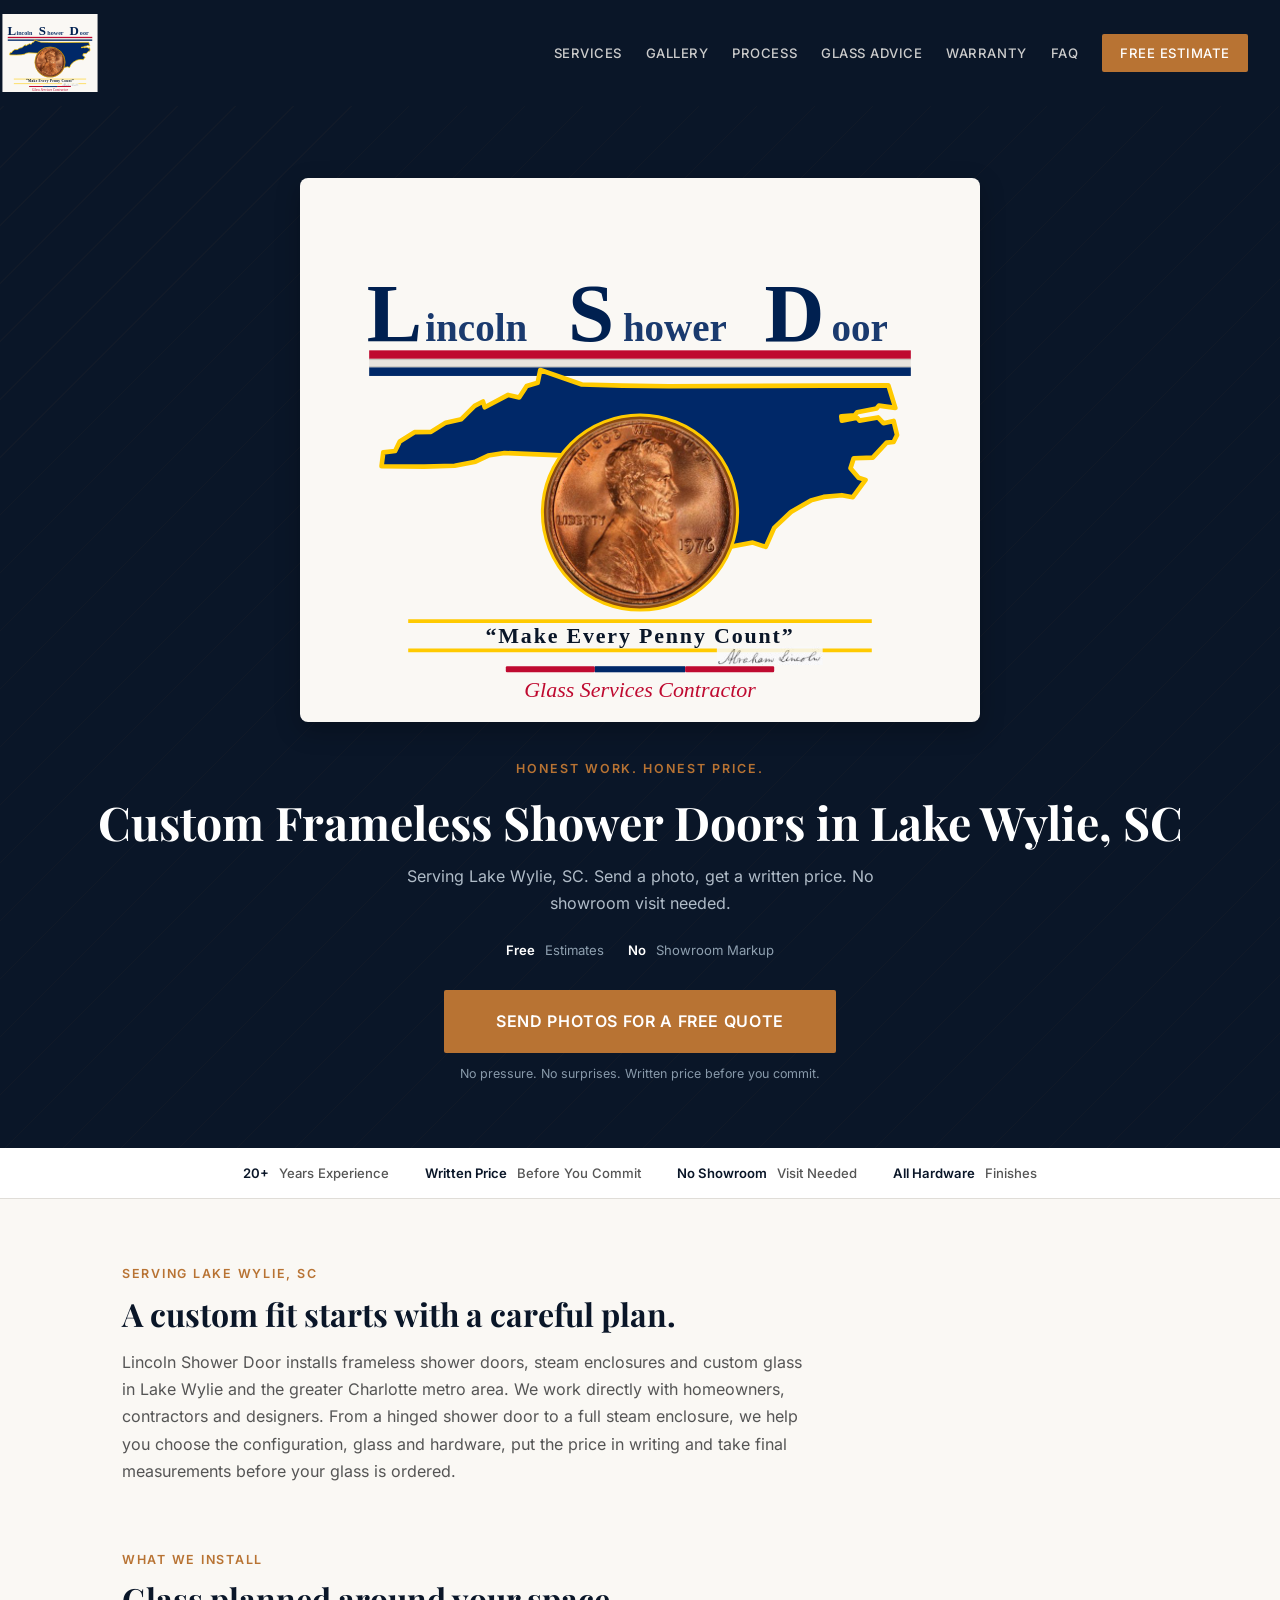
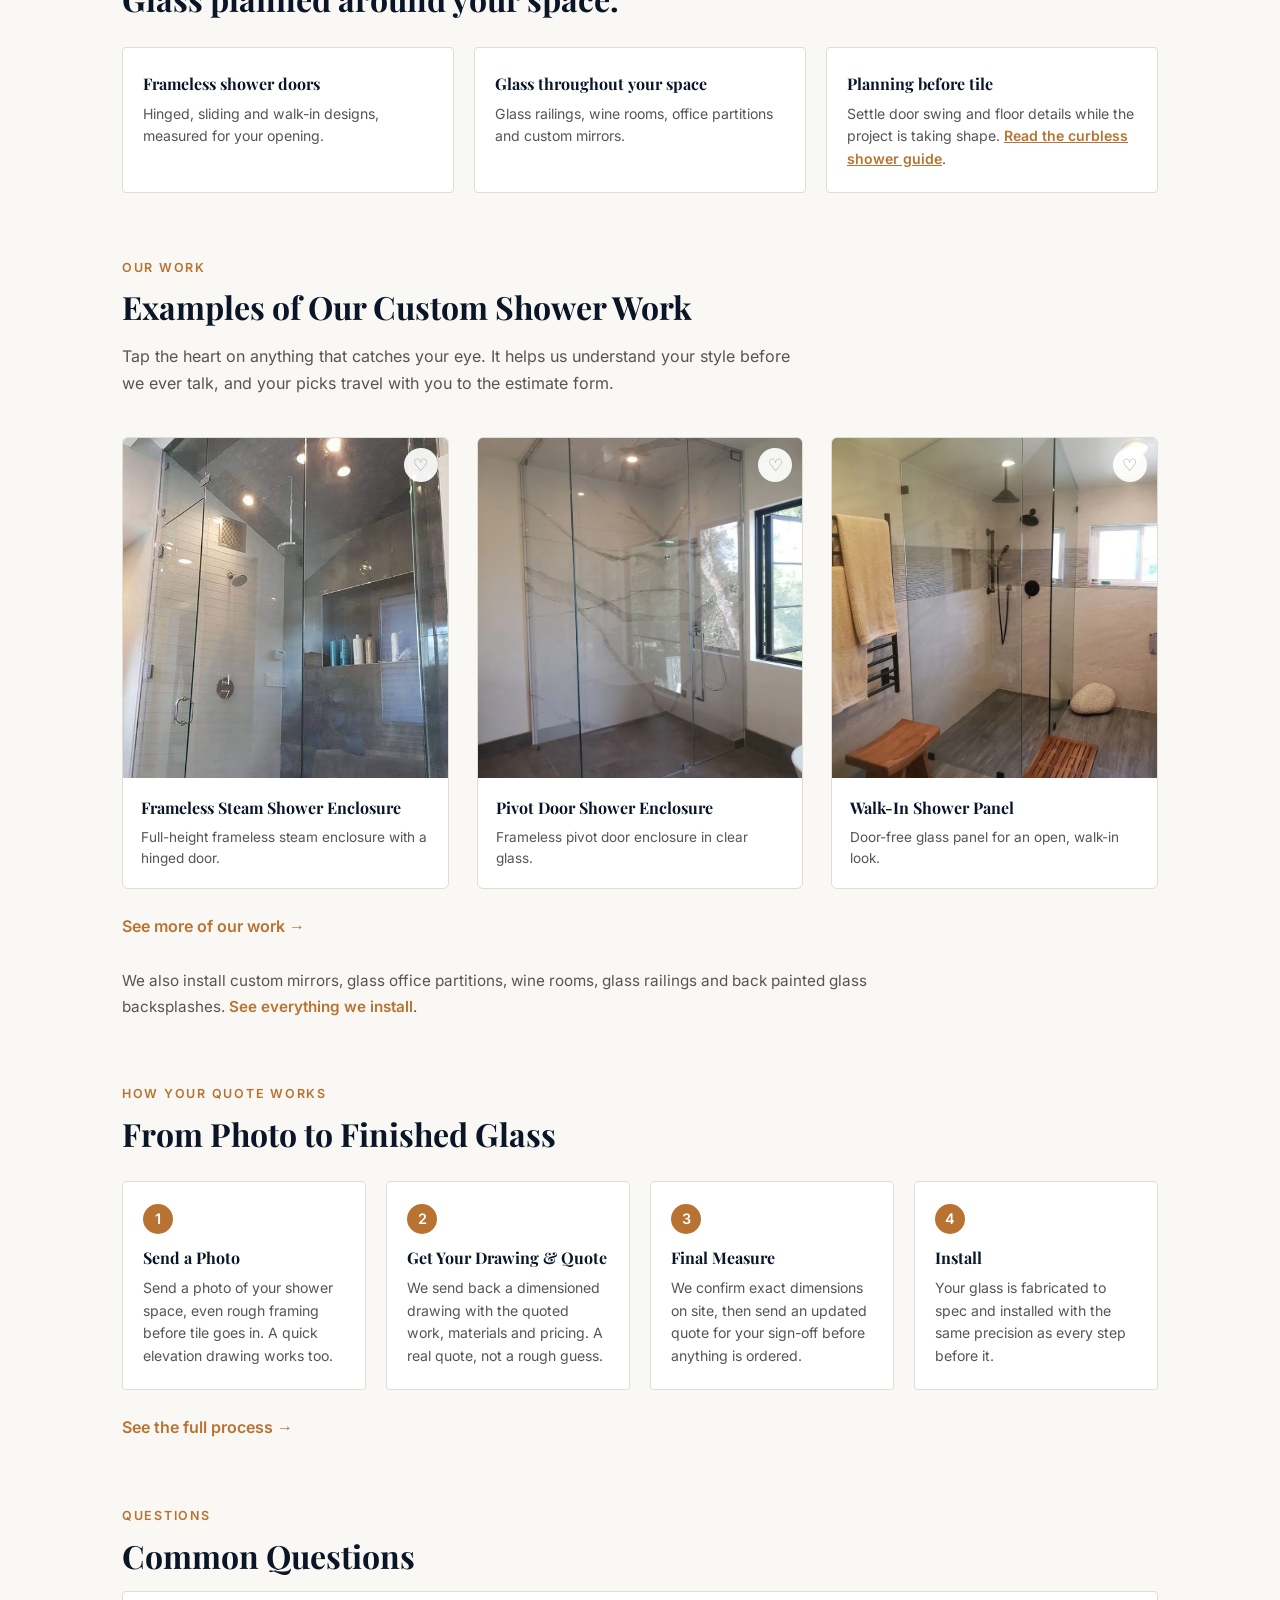
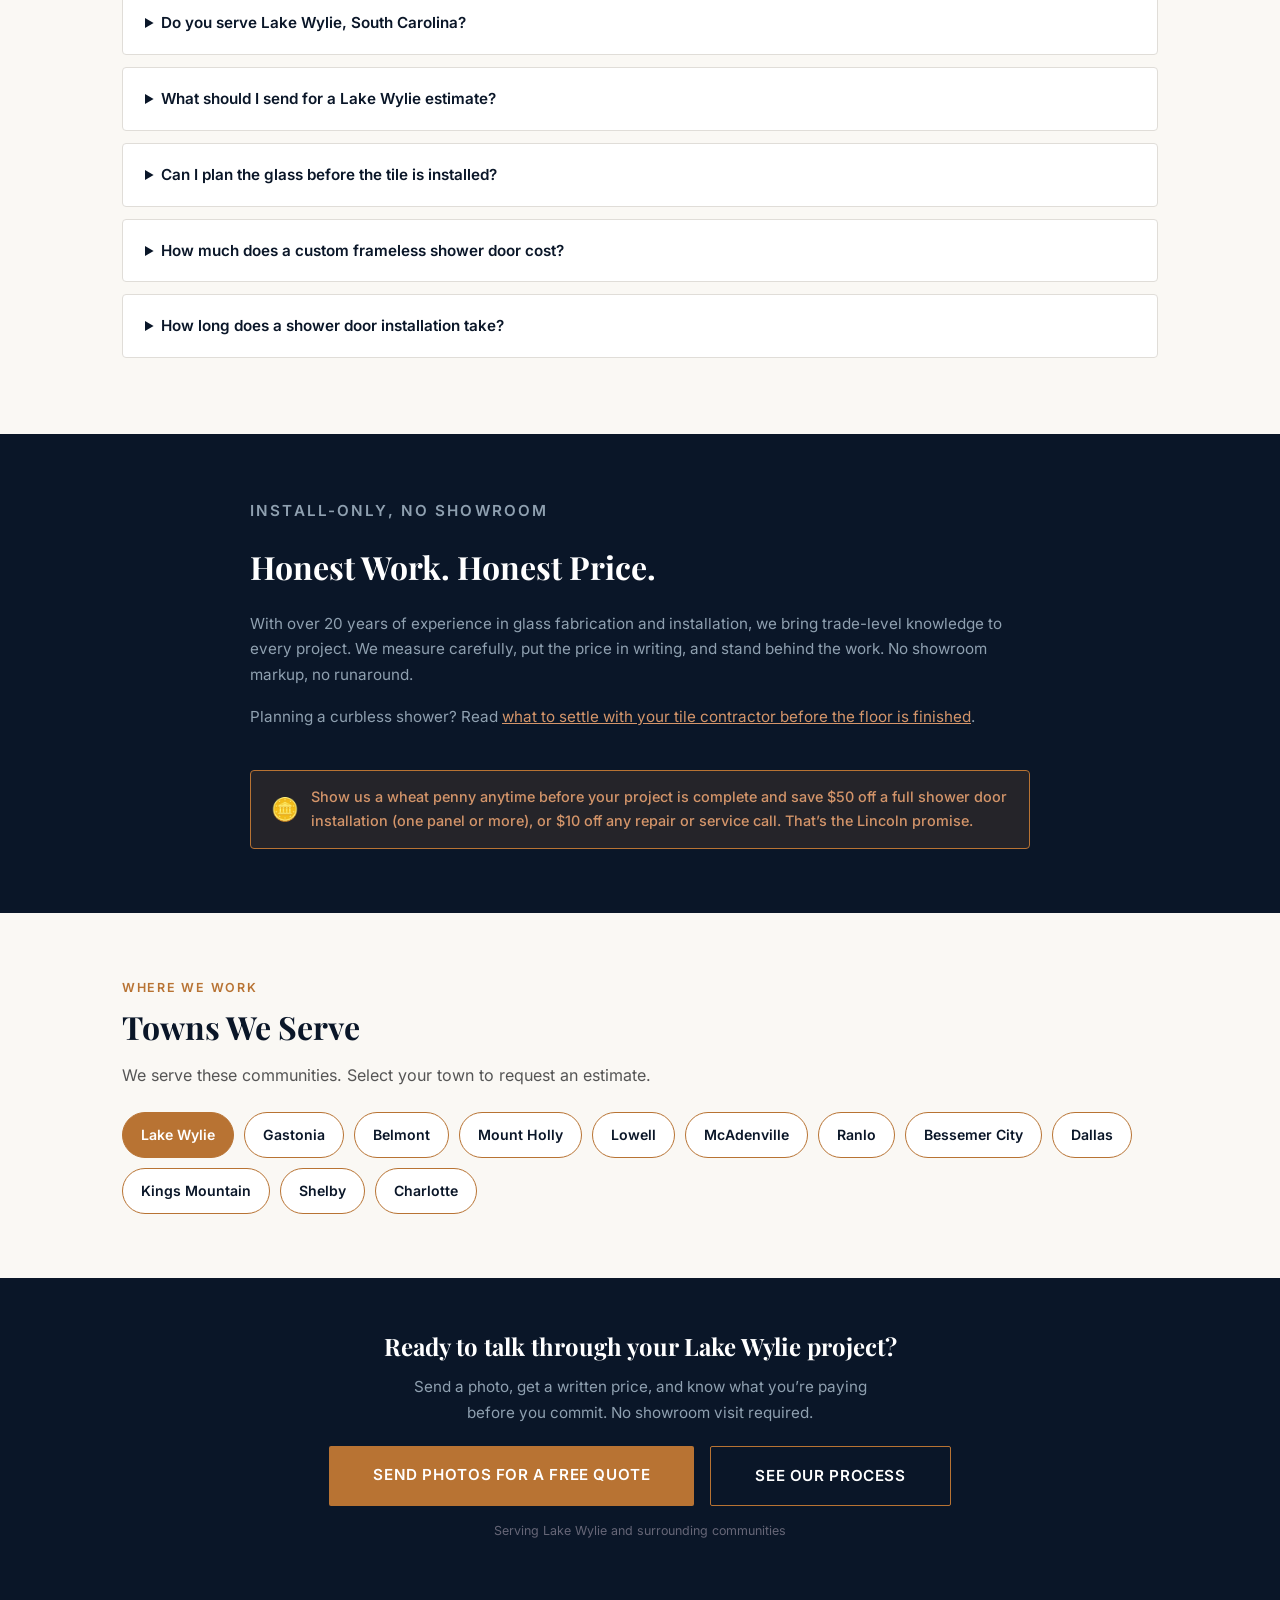
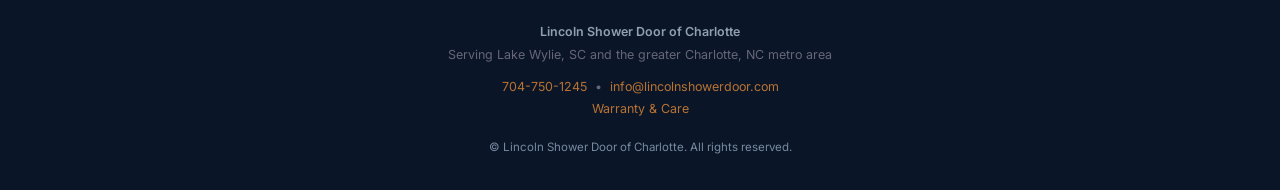
<file: shower-doors-lake-wylie-sc.html>
<!DOCTYPE html>
<html lang="en">
<head>
<meta charset="UTF-8">
<meta name="viewport" content="width=device-width, initial-scale=1.0">
<title>Frameless Shower Doors in Lake Wylie, SC | Lincoln Shower Door</title>
<link rel="icon" type="image/svg+xml" href="lincoln-shower-door-logo.svg">
<link rel="canonical" href="https://lincolnshowerdoor.com/shower-doors-lake-wylie-sc.html">

<meta name="description" content="Custom frameless shower doors installed in Lake Wylie, SC. Send photos, get a written price. 20+ years of glass fabrication and installation experience.">
<meta name="robots" content="index,follow,max-image-preview:large">
<meta property="og:type" content="website">
<meta property="og:site_name" content="Lincoln Shower Door of Charlotte">
<meta property="og:title" content="Frameless Shower Doors in Lake Wylie, SC | Lincoln Shower Door">
<meta property="og:description" content="Custom frameless shower doors installed in Lake Wylie, SC. Send photos, get a written price. 20+ years of glass fabrication and installation experience.">
<meta property="og:url" content="https://lincolnshowerdoor.com/shower-doors-lake-wylie-sc.html">
<meta property="og:image" content="https://lincolnshowerdoor.com/gallery-neo-angle-shower-enclosure-belmont-nc.jpg">
<meta property="og:image:alt" content="Neo-angle frameless shower enclosure with low-iron glass and brushed nickel hardware">
<meta name="twitter:card" content="summary_large_image">

<script type="application/ld+json">{
  "@context": "https://schema.org",
  "@type": "Service",
  "name": "Custom Frameless Shower Door Installation in Lake Wylie, SC",
  "serviceType": "Frameless shower door design, measurement and installation",
  "description": "Custom frameless shower doors and enclosures, quoted from customer photos with a written price before commitment, measured on site and installed.",
  "provider": {
    "@id": "https://lincolnshowerdoor.com/#business"
  },
  "areaServed": {
    "@type": "City",
    "name": "Lake Wylie",
    "containedInPlace": {
      "@type": "State",
      "name": "South Carolina"
    }
  },
  "url": "https://lincolnshowerdoor.com/shower-doors-lake-wylie-sc.html"
}</script>
<script type="application/ld+json">{
  "@context": "https://schema.org",
  "@type": "BreadcrumbList",
  "itemListElement": [
    {
      "@type": "ListItem",
      "position": 1,
      "name": "Home",
      "item": "https://lincolnshowerdoor.com/"
    },
    {
      "@type": "ListItem",
      "position": 2,
      "name": "Frameless Shower Doors in Lake Wylie, SC",
      "item": "https://lincolnshowerdoor.com/shower-doors-lake-wylie-sc.html"
    }
  ]
}</script>
<script type="application/ld+json">{
  "@context": "https://schema.org",
  "@type": "FAQPage",
  "mainEntity": [
    {
      "@type": "Question",
      "name": "Do you serve Lake Wylie, South Carolina?",
      "acceptedAnswer": {
        "@type": "Answer",
        "text": "Yes. We install in Lake Wylie and the greater Charlotte metro area. We quote Lake Wylie projects the same way as any other: send photos, get a written price, and confirm final measurements on site before any glass is ordered."
      }
    },
    {
      "@type": "Question",
      "name": "What should I send for a Lake Wylie estimate?",
      "acceptedAnswer": {
        "@type": "Answer",
        "text": "Send a straight-on photo of the shower opening, side views, rough dimensions and any drawings or inspiration photos. You can upload them from your phone, even before the tile is set. We reply with a written price before you commit to anything."
      }
    },
    {
      "@type": "Question",
      "name": "Can I plan the glass before the tile is installed?",
      "acceptedAnswer": {
        "@type": "Answer",
        "text": "Yes, and it is the best time to do it. Door swing, floor slope and details such as a water dam are easiest to settle before the floor is finished. If you are planning a curbless shower, read Plan for the Door, Not Just the Drain."
      }
    },
    {
      "@type": "Question",
      "name": "How much does a custom frameless shower door cost?",
      "acceptedAnswer": {
        "@type": "Answer",
        "text": "We quote most projects directly from photos you send us, even rough framing or elevation drawings, before tile is installed. Final measure happens after we agree on a price in principle, and it rarely changes the number. See our full process."
      }
    },
    {
      "@type": "Question",
      "name": "How long does a shower door installation take?",
      "acceptedAnswer": {
        "@type": "Answer",
        "text": "Once glass is fabricated to your final measurements, installation is typically completed in a single visit. Glass is ordered after measurement and arrives within five to ten business days depending on the configuration."
      }
    }
  ]
}</script>

<style>
@font-face {
  font-family: 'Inter';
  font-style: normal;
  font-weight: 400;
  font-display: swap;
  src: url(/fonts/UcC73FwrK3iLTeHuS_nVMrMxCp50SjIa25L7SUc.woff2) format('woff2');
  unicode-range: U+0100-02BA, U+02BD-02C5, U+02C7-02CC, U+02CE-02D7, U+02DD-02FF, U+0304, U+0308, U+0329, U+1D00-1DBF, U+1E00-1E9F, U+1EF2-1EFF, U+2020, U+20A0-20AB, U+20AD-20C4, U+2113, U+2C60-2C7F, U+A720-A7FF;
}
@font-face {
  font-family: 'Inter';
  font-style: normal;
  font-weight: 400;
  font-display: swap;
  src: url(/fonts/UcC73FwrK3iLTeHuS_nVMrMxCp50SjIa1ZL7.woff2) format('woff2');
  unicode-range: U+0000-00FF, U+0131, U+0152-0153, U+02BB-02BC, U+02C6, U+02DA, U+02DC, U+0304, U+0308, U+0329, U+2000-206F, U+20AC, U+2122, U+2191, U+2193, U+2212, U+2215, U+FEFF, U+FFFD;
}
@font-face {
  font-family: 'Inter';
  font-style: normal;
  font-weight: 500;
  font-display: swap;
  src: url(/fonts/UcC73FwrK3iLTeHuS_nVMrMxCp50SjIa25L7SUc.woff2) format('woff2');
  unicode-range: U+0100-02BA, U+02BD-02C5, U+02C7-02CC, U+02CE-02D7, U+02DD-02FF, U+0304, U+0308, U+0329, U+1D00-1DBF, U+1E00-1E9F, U+1EF2-1EFF, U+2020, U+20A0-20AB, U+20AD-20C4, U+2113, U+2C60-2C7F, U+A720-A7FF;
}
@font-face {
  font-family: 'Inter';
  font-style: normal;
  font-weight: 500;
  font-display: swap;
  src: url(/fonts/UcC73FwrK3iLTeHuS_nVMrMxCp50SjIa1ZL7.woff2) format('woff2');
  unicode-range: U+0000-00FF, U+0131, U+0152-0153, U+02BB-02BC, U+02C6, U+02DA, U+02DC, U+0304, U+0308, U+0329, U+2000-206F, U+20AC, U+2122, U+2191, U+2193, U+2212, U+2215, U+FEFF, U+FFFD;
}
@font-face {
  font-family: 'Inter';
  font-style: normal;
  font-weight: 600;
  font-display: swap;
  src: url(/fonts/UcC73FwrK3iLTeHuS_nVMrMxCp50SjIa25L7SUc.woff2) format('woff2');
  unicode-range: U+0100-02BA, U+02BD-02C5, U+02C7-02CC, U+02CE-02D7, U+02DD-02FF, U+0304, U+0308, U+0329, U+1D00-1DBF, U+1E00-1E9F, U+1EF2-1EFF, U+2020, U+20A0-20AB, U+20AD-20C4, U+2113, U+2C60-2C7F, U+A720-A7FF;
}
@font-face {
  font-family: 'Inter';
  font-style: normal;
  font-weight: 600;
  font-display: swap;
  src: url(/fonts/UcC73FwrK3iLTeHuS_nVMrMxCp50SjIa1ZL7.woff2) format('woff2');
  unicode-range: U+0000-00FF, U+0131, U+0152-0153, U+02BB-02BC, U+02C6, U+02DA, U+02DC, U+0304, U+0308, U+0329, U+2000-206F, U+20AC, U+2122, U+2191, U+2193, U+2212, U+2215, U+FEFF, U+FFFD;
}
@font-face {
  font-family: 'Playfair Display';
  font-style: normal;
  font-weight: 700;
  font-display: swap;
  src: url(/fonts/nuFvD-vYSZviVYUb_rj3ij__anPXJzDwcbmjWBN2PKeiunDZbtPY_Q.woff2) format('woff2');
  unicode-range: U+0100-02BA, U+02BD-02C5, U+02C7-02CC, U+02CE-02D7, U+02DD-02FF, U+0304, U+0308, U+0329, U+1D00-1DBF, U+1E00-1E9F, U+1EF2-1EFF, U+2020, U+20A0-20AB, U+20AD-20C4, U+2113, U+2C60-2C7F, U+A720-A7FF;
}
@font-face {
  font-family: 'Playfair Display';
  font-style: normal;
  font-weight: 700;
  font-display: swap;
  src: url(/fonts/nuFvD-vYSZviVYUb_rj3ij__anPXJzDwcbmjWBN2PKeiunDXbtM.woff2) format('woff2');
  unicode-range: U+0000-00FF, U+0131, U+0152-0153, U+02BB-02BC, U+02C6, U+02DA, U+02DC, U+0304, U+0308, U+0329, U+2000-206F, U+20AC, U+2122, U+2191, U+2193, U+2212, U+2215, U+FEFF, U+FFFD;
}
*,*::before,*::after{box-sizing:border-box;margin:0;padding:0}
:root{--navy:#0a1628;--penny:#b87333;--penny-light:#d4956a;--cream:#faf8f4;--text:#1a1a1a;--muted:#555;--border:#e0ddd8;--red:#BF0A30}
html{scroll-behavior:smooth}
body{font-family:'Inter',sans-serif;font-size:16px;color:var(--text);background:var(--cream);line-height:1.7;padding-bottom:0}

.hero-logo-card{display:inline-block;width:100%;max-width:680px;background:var(--cream);border-radius:8px;padding:26px 35px 18px;margin-bottom:28px;box-shadow:0 8px 24px rgba(0,0,0,0.25)}
.hero-logo-card img{width:100%;height:auto;display:block;margin:0 auto}
@media(max-width:600px){.hero-logo-card{max-width:480px}}
.flag-stripe div{flex:1}
.flag-stripe div:nth-child(1){background:var(--red)}
.flag-stripe div:nth-child(2){background:#fff}
.flag-stripe div:nth-child(3){background:var(--navy)}

.sticky-cta{display:none;position:fixed;bottom:0;left:0;right:0;z-index:200;background:var(--penny);padding:14px 20px;text-align:center}
.sticky-cta a{color:#fff;font-weight:700;font-size:1rem;text-decoration:none;letter-spacing:.04em;text-transform:uppercase}
@media(max-width:600px){.sticky-cta{display:block}body{padding-bottom:60px}}

nav{background:var(--navy);padding:14px 32px 14px 0;display:flex;flex-wrap:wrap;justify-content:space-between;align-items:center;position:sticky;top:0;z-index:100}
.nav-logo img{height:78px;display:block;border-radius:3px}
/* NOTE: -200px left margin was reached empirically through live testing on 7/23/26.
   The math (nav padding-left:0) suggested this should need ~0px, not -200px.
   Root cause unconfirmed. If nav layout is edited again, re-verify this value
   visually rather than assuming it's still correct. */
.nav-logo{display:block;margin:0 0 0 -200px}
.nav-links{display:flex;gap:24px;align-items:center}
.nav-links a{color:#ccc;text-decoration:none;font-size:0.82rem;font-weight:500;letter-spacing:.04em;text-transform:uppercase;transition:color .2s}
.nav-links a:hover{color:var(--penny)}
.nav-cta{background:var(--penny);color:#fff !important;padding:8px 18px;border-radius:2px}
.nav-cta:hover{background:var(--penny-light) !important}
.nav-toggle{display:none;background:none;border:none;cursor:pointer;padding:8px;width:44px;height:44px;align-items:center;justify-content:center}
.nav-toggle span,.nav-toggle span::before,.nav-toggle span::after{display:block;background:#fff;height:2px;width:24px;border-radius:2px;position:relative;transition:background .2s}
.nav-toggle span::before,.nav-toggle span::after{content:'';position:absolute;left:0}
.nav-toggle span::before{top:-7px}
.nav-toggle span::after{top:7px}
.nav-toggle[aria-expanded="true"] span{background:transparent}
.nav-toggle[aria-expanded="true"] span::before{top:0;transform:rotate(45deg)}
.nav-toggle[aria-expanded="true"] span::after{top:0;transform:rotate(-45deg)}

.hero{background-color:var(--navy);background-image:linear-gradient(90deg, rgba(10,22,40,0.25) 0%, rgba(10,22,40,0.97) 22%, rgba(10,22,40,0.97) 78%, rgba(10,22,40,0.25) 100%),url('https://lincolnshowerdoor.com/blueprint-watermark.webp'),url('https://lincolnshowerdoor.com/blueprint-watermark.webp');background-repeat:no-repeat,no-repeat,no-repeat;background-position:center,left -80px top 60%,right -80px top 60%;background-size:100% 100%,640px auto,640px auto;color:#fff;padding:72px 32px 64px;text-align:center;position:relative;overflow:hidden}
@media (max-width:900px){.hero{background-size:100% 100%,380px auto,380px auto}}
.hero::before{content:'';position:absolute;inset:0;background:repeating-linear-gradient(-45deg,transparent,transparent 40px,rgba(184,115,51,0.04) 40px,rgba(184,115,51,0.04) 41px)}
.hero>*{position:relative;z-index:1}
.hero-eyebrow{font-size:0.78rem;font-weight:600;letter-spacing:.16em;text-transform:uppercase;color:var(--penny);margin-bottom:16px}
.hero h1{font-family:'Playfair Display',serif;font-size:clamp(1.9rem,4.5vw,2.9rem);line-height:1.15;margin-bottom:14px}
.hero h1 span{color:var(--penny)}
.hero-sub{font-size:1rem;color:#b0bcc8;max-width:520px;margin:0 auto 22px}
.hero-trust{display:flex;justify-content:center;align-items:center;gap:24px;margin-bottom:28px;flex-wrap:wrap}
.hero-trust-item{font-size:0.82rem;color:#8fa0b0;display:flex;align-items:center;gap:6px}
.hero-trust-item strong{color:#fff}
.stars{color:var(--penny);font-size:1rem;letter-spacing:2px}
.hero-cta-primary{display:inline-block;background:var(--penny);color:#fff;text-decoration:none;padding:18px 52px;font-weight:700;font-size:1rem;letter-spacing:.04em;text-transform:uppercase;border-radius:2px;transition:background .2s;min-width:280px}
.hero-cta-primary:hover{background:var(--penny-light)}
.hero-cta-sub{margin-top:10px;font-size:0.78rem;color:#8899aa}
.hero-area{margin-top:20px;font-size:0.78rem;color:#7788a0;letter-spacing:.02em}

.trust-bar{background:#fff;border-bottom:1px solid var(--border);padding:14px 32px;display:flex;justify-content:center;gap:36px;flex-wrap:wrap}
.trust-bar-item{font-size:0.82rem;color:var(--muted);display:flex;align-items:center;gap:6px;font-weight:500}
.trust-bar-item strong{color:var(--navy)}

.story-band{background:var(--navy);color:#fff;padding:64px 32px}
.story-inner{max-width:780px;margin:0 auto}
.section-label{font-size:0.78rem;font-weight:600;letter-spacing:.14em;text-transform:uppercase;color:var(--penny);margin-bottom:10px}
.story-band h2{color:#fff;font-family:'Playfair Display',serif;font-size:clamp(1.5rem,3vw,2rem);margin-bottom:16px}
.story-band blockquote{border-left:3px solid var(--penny);padding-left:20px;margin:28px 0;font-family:'Playfair Display',serif;font-size:1.4rem;color:#c8d4e0;font-style:italic;line-height:1.5}
.story-band p{color:#8fa0b0;font-size:0.95rem;margin-bottom:16px}
.penny-promo{display:inline-flex;align-items:center;gap:12px;background:rgba(184,115,51,0.15);border:1px solid var(--penny);border-radius:4px;padding:14px 20px;margin-top:24px;font-size:0.9rem;color:var(--penny-light);font-weight:500}

.section-wrap{max-width:1100px;margin:0 auto;padding:64px 32px}
.section-wrap h2{font-family:'Playfair Display',serif;font-size:clamp(1.5rem,3vw,2rem);color:var(--navy);margin-bottom:16px;line-height:1.2}
.intro-text{max-width:680px;color:var(--muted);font-size:1rem;margin-bottom:40px}

.mid-cta{background:var(--navy);padding:48px 32px;text-align:center}
.mid-cta p{color:#8fa0b0;font-size:0.95rem;margin-bottom:20px;max-width:480px;margin-left:auto;margin-right:auto}
.mid-cta h3{font-family:'Playfair Display',serif;color:#fff;font-size:1.5rem;margin-bottom:8px}
.btn-primary{display:inline-block;background:var(--penny);color:#fff;text-decoration:none;padding:16px 44px;font-weight:700;font-size:0.95rem;letter-spacing:.04em;text-transform:uppercase;border-radius:2px;transition:background .2s;min-width:240px}
.btn-primary:hover{background:var(--penny-light)}
.btn-sub{display:block;margin-top:14px;font-size:0.78rem;color:#667}
.mid-cta-choices{display:flex;gap:16px;justify-content:center;flex-wrap:wrap}
.btn-secondary{display:inline-block;background:transparent;color:#fff;text-decoration:none;padding:16px 44px;font-weight:700;font-size:0.95rem;letter-spacing:.04em;text-transform:uppercase;border-radius:2px;border:1px solid var(--penny);transition:background .2s;min-width:240px}
.btn-secondary:hover{background:rgba(184,115,51,0.15)}

.services-grid{display:grid;grid-template-columns:repeat(auto-fit,minmax(220px,1fr));gap:20px;margin-top:32px}
.service-card{background:#fff;border:1px solid var(--border);border-radius:4px;padding:24px 20px}
.service-card h3{font-family:'Playfair Display',serif;font-size:1rem;color:var(--navy);margin-bottom:8px}
.service-card p{font-size:0.88rem;color:var(--muted);line-height:1.6}

.gallery-grid{display:grid;grid-template-columns:repeat(3,1fr);gap:28px;margin-top:32px}
.gallery-item{background:#fff;border:1px solid var(--border);border-radius:6px;overflow:hidden;display:flex;flex-direction:column}
.gallery-photo{position:relative;height:400px;background:#ddd}
.gallery-photo img{width:100%;height:100%;object-fit:cover;display:block;object-position:center 50%}
.gallery-item[data-id="steam-shower"] .gallery-photo img{object-position:center top}
.gallery-item[data-id="wine-room"] .gallery-photo img{object-position:center top;transform:scale(1.18);transform-origin:center top}
.gallery-item[data-id="wine-room"] .gallery-photo{overflow:hidden}
.gallery-item[data-id="backsplash"] .gallery-photo{height:520px}
.gallery-item[data-id="mirror"] .gallery-photo,.gallery-item[data-id="office"] .gallery-photo{height:230px}
.photo-pair{display:grid;grid-template-columns:1fr;grid-template-rows:1fr 1fr;gap:4px;width:100%;height:100%;background:#ffffff}
.photo-pair img{width:100%;height:100%;object-fit:cover;display:block}
.gallery-item a.tile-link{position:absolute;inset:0;z-index:1}
.gallery-text{padding:16px 18px 18px}
.gallery-text h3{font-family:'Playfair Display',serif;font-size:1rem;color:var(--navy);margin-bottom:6px}
.gallery-text p{font-size:0.85rem;color:var(--muted);line-height:1.55}
.heart-btn{position:absolute;top:10px;right:10px;z-index:3;width:34px;height:34px;border-radius:50%;background:rgba(255,255,255,0.92);border:none;cursor:pointer;display:flex;align-items:center;justify-content:center;font-size:17px;color:#999}
.heart-btn.saved{color:var(--red)}
.heart-btn:hover{background:#fff}
.comment-box{display:none;padding:8px 18px 14px;background:#faf8f4}
.comment-box.show{display:block}
.comment-box input{width:100%;font-size:12px;font-family:'Inter',sans-serif;padding:7px;border:1px solid var(--border);border-radius:3px}

.faq-item{background:#fff;border:1px solid var(--border);border-radius:4px;padding:18px 22px;margin-bottom:12px}
.faq-item summary{cursor:pointer;font-weight:600;color:var(--navy);font-size:0.95rem;font-family:'Inter',sans-serif}
.faq-item p{margin-top:10px;font-size:0.9rem;color:var(--muted)}

footer{background:var(--navy);color:#667;padding:32px;text-align:center;font-size:0.78rem;line-height:1.8}
footer a{color:var(--penny);text-decoration:none}

.vision-tray{position:fixed;bottom:70px;right:20px;background:var(--navy);color:#fff;padding:12px 18px;border-radius:30px;font-size:0.85rem;box-shadow:0 4px 14px rgba(0,0,0,0.3);cursor:pointer;display:none;align-items:center;gap:8px;z-index:150;border:1px solid var(--penny)}
.vision-tray.show{display:flex}
.vision-tray .count{background:var(--penny);color:#fff;border-radius:50%;width:22px;height:22px;display:flex;align-items:center;justify-content:center;font-weight:700;font-size:12px}
@media(max-width:600px){.vision-tray{bottom:76px}}

@media(max-width:700px){
  .gallery-grid{grid-template-columns:repeat(2,1fr)}
}
@media(max-width:600px){
  nav{padding:10px 16px}
  .nav-toggle{display:flex}
  .nav-links{order:3;width:100%;background:var(--navy);flex-direction:column;align-items:stretch;gap:0;max-height:0;overflow:hidden;transition:max-height .25s ease}
  .nav-links.open{max-height:400px;margin-top:14px;border-top:1px solid rgba(255,255,255,0.1)}
  .nav-links a{padding:16px 24px;font-size:0.85rem;border-bottom:1px solid rgba(255,255,255,0.08)}
  .nav-cta{margin:12px 24px;text-align:center;border-radius:2px}
  .hero{padding:56px 20px 80px}
  .section-wrap{padding:48px 20px}
  .story-band,.mid-cta{padding:48px 20px}
  .trust-bar{gap:20px;padding:14px 20px}
}
/* Contact options: estimate form on desktop; call and text on mobile. */
.mobile-contact{display:none}
.sticky-cta{gap:16px;justify-content:center;align-items:center}
.sticky-cta a{font-size:.8rem}
@media(max-width:600px){
  .desktop-contact{display:none}
  div.mobile-contact{display:flex;flex-direction:column;align-items:center;gap:12px}
  a.mobile-contact{display:inline-block}
  .sticky-cta{display:flex}
}

/* Local page additions */
.gallery-grid.three{grid-template-columns:repeat(3,1fr)}
@media(max-width:700px){.gallery-grid.three{grid-template-columns:1fr}}
.gallery-grid.three .gallery-photo{height:340px}
.steps-grid{display:grid;grid-template-columns:repeat(auto-fit,minmax(220px,1fr));gap:20px;margin-top:28px}
.step-card{background:#fff;border:1px solid var(--border);border-radius:4px;padding:22px 20px}
.step-num{display:inline-flex;align-items:center;justify-content:center;width:30px;height:30px;border-radius:50%;background:var(--penny);color:#fff;font-weight:700;font-size:.9rem;margin-bottom:10px}
.step-card h3{font-family:'Playfair Display',serif;font-size:1rem;color:var(--navy);margin-bottom:6px}
.step-card p{font-size:.88rem;color:var(--muted);line-height:1.6}
.more-link{display:inline-block;margin-top:24px;color:var(--penny);font-weight:600;text-decoration:none}
.more-link:hover{text-decoration:underline}
.also-install{max-width:760px;color:var(--muted);margin-top:28px;font-size:.95rem}
.also-install a{color:var(--penny);font-weight:600;text-decoration:none}
.town-chips{display:flex;flex-wrap:wrap;gap:10px;margin-top:22px}
.town-chip{display:inline-block;padding:10px 18px;border:1px solid var(--penny);border-radius:999px;color:var(--navy);background:#fff;text-decoration:none;font-weight:600;font-size:.88rem;transition:background .2s}
.town-chip:hover{background:rgba(184,115,51,.12)}
.town-chip.current{background:var(--penny);color:#fff;cursor:default}

/* Merged review: accessible photos and upload-first contact controls. */
.photo-open{display:block;width:100%;height:100%;border:0;padding:0;background:none;cursor:zoom-in}
.photo-open img{width:100%;height:100%;object-fit:cover}
:focus-visible{outline:3px solid var(--penny-light);outline-offset:4px}
.vision-tray{text-decoration:none}
.sticky-cta{gap:20px}.sticky-cta a{letter-spacing:0}.sticky-cta a:first-child{flex:1}
dialog{margin:auto;border:0;border-radius:6px;padding:16px;background:var(--navy);max-width:94vw;max-height:92vh;color:#fff}
dialog::backdrop{background:rgba(0,0,0,.85)}
dialog img{display:block;max-width:85vw;max-height:76vh;object-fit:contain}
.dialog-close{display:block;margin-left:auto;color:#fff;border:0;background:none;padding:8px 4px;font-size:1rem;cursor:pointer}
@media(max-width:600px){.hero-cta-primary{min-width:0;width:100%;max-width:360px;padding:18px 14px;font-size:.87rem}.hero>.mobile-contact{flex-direction:row;justify-content:center;margin-top:14px;gap:12px}.hero>.mobile-contact .btn-secondary{min-width:0;padding:10px 20px;font-size:.82rem}.sticky-cta{padding:14px 16px}.sticky-cta a{font-size:.75rem}.vision-tray{bottom:78px}.steps-grid{grid-template-columns:1fr}}
</style>
</head>
<body>

<div class="sticky-cta">
  <a href="estimate.html">Upload Photos · Free Quote</a><a href="tel:+17047501245">Call</a><a href="sms:+17047501245">Text</a>
</div>

<nav>
  <a class="nav-logo" href="index.html" aria-label="Lincoln Shower Door of Charlotte home"><img src="lincoln-shower-door-logo.svg" width="500" height="410" alt="Lincoln Shower Door of Charlotte logo"></a>
  <button class="nav-toggle" id="navToggle" aria-label="Menu" aria-expanded="false" aria-controls="navLinks"><span></span></button>
  <div class="nav-links" id="navLinks">
    <a href="https://lincolnshowerdoor.com/index.html#services">Services</a>
    <a href="gallery.html">Gallery</a>
    <a href="process.html">Process</a>
    <a href="blog/">Glass Advice</a>
    <a href="/warranty/">Warranty</a>
    <a href="#faq">FAQ</a>
    <a href="estimate.html" class="nav-cta">Free Estimate</a>
  </div>
</nav>

<div class="flag-stripe"><div></div><div></div><div></div></div>

<main>
<div class="hero">
  <div class="hero-logo-card"><img src="lincoln-shower-door-logo.svg" width="500" height="410" alt="Lincoln Shower Door of Charlotte logo"></div>
  <p class="hero-eyebrow">Honest Work. Honest Price.</p>
  <h1>Custom Frameless Shower Doors in Lake Wylie, SC</h1>
  <p class="hero-sub">Serving Lake Wylie, SC. Send a photo, get a written price. No showroom visit needed.</p>
  <div class="hero-trust">
    <div class="hero-trust-item"><strong>Free</strong>&nbsp;Estimates</div>
    <div class="hero-trust-item"><strong>No</strong>&nbsp;Showroom Markup</div>
  </div>
  <a href="estimate.html" class="hero-cta-primary">Send Photos for a Free Quote</a>
  <div class="mobile-contact">
    <a href="tel:+17047501245" class="btn-secondary">Call</a>
    <a href="sms:+17047501245" class="btn-secondary">Text a Photo</a>
  </div>
  <p class="hero-cta-sub">No pressure. No surprises. Written price before you commit.</p>
</div>

<div class="trust-bar">
  <div class="trust-bar-item"><strong>20+</strong>&nbsp;Years Experience</div>
  <div class="trust-bar-item"><strong>Written Price</strong>&nbsp;Before You Commit</div>
  <div class="trust-bar-item"><strong>No Showroom</strong>&nbsp;Visit Needed</div>
  <div class="trust-bar-item"><strong>All Hardware</strong>&nbsp;Finishes</div>
</div>

<section class="section-wrap local-intro" aria-labelledby="local-intro-heading">
<p class="section-label">Serving Lake Wylie, SC</p>
<h2 id="local-intro-heading">A custom fit starts with a careful plan.</h2>
<p class="intro-text" style="margin-bottom:0">Lincoln Shower Door installs frameless shower doors, steam enclosures and custom glass in Lake Wylie and the greater Charlotte metro area. We work directly with homeowners, contractors and designers. From a hinged shower door to a full steam enclosure, we help you choose the configuration, glass and hardware, put the price in writing and take final measurements before your glass is ordered.</p>
</section>
<section class="section-wrap" aria-labelledby="svc-h" style="padding-top:0">
  <p class="section-label">What We Install</p>
  <h2 id="svc-h">Glass planned around your space.</h2>
  <div class="steps-grid">
    <div class="step-card"><h3>Frameless shower doors</h3><p>Hinged, sliding and walk-in designs, measured for your opening.</p></div>
    <div class="step-card"><h3>Glass throughout your space</h3><p>Glass railings, wine rooms, office partitions and custom mirrors.</p></div>
    <div class="step-card"><h3>Planning before tile</h3><p>Settle door swing and floor details while the project is taking shape. <a href="blog/curbless-shower-door-planning/" style="color:var(--penny);font-weight:600">Read the curbless shower guide</a>.</p></div>
  </div>
</section>
<section class="section-wrap" id="work" style="padding-top:0">
  <p class="section-label">Our Work</p>
  <h2>Examples of Our Custom Shower Work</h2>
  <p class="intro-text">Tap the heart on anything that catches your eye. It helps us understand your style before we ever talk, and your picks travel with you to the estimate form.</p>
  <div class="gallery-grid three">

    <div class="gallery-item" data-id="lw-steam">
      <div class="gallery-photo">
      <button class="photo-open" type="button" onclick="showPhoto(this)" aria-label="Enlarge Frameless Steam Shower Enclosure"><img src="gallery-steam-shower-enclosure-charlotte-nc.jpg" width="528" height="960" loading="lazy" alt="Custom frameless glass steam shower enclosure with hinged door"></button>
      <button class="heart-btn" aria-label="Save Frameless Steam Shower Enclosure" aria-pressed="false" onclick="toggleSave(event,'lw-steam','Frameless Steam Shower Enclosure')">&#9825;</button>
      </div>
      <div class="comment-box"><input type="text" placeholder="What caught your eye here?" aria-label="Notes for Frameless Steam Shower Enclosure" oninput="saveComment(event,'lw-steam')"></div>
      <div class="gallery-text">
        <h3>Frameless Steam Shower Enclosure</h3>
        <p>Full-height frameless steam enclosure with a hinged door.</p>
      </div>
    </div>

    <div class="gallery-item" data-id="lw-pivot">
      <div class="gallery-photo">
      <button class="photo-open" type="button" onclick="showPhoto(this)" aria-label="Enlarge Pivot Door Shower Enclosure"><picture><source srcset="gallery-pivot-door-shower-enclosure-charlotte-nc.webp" type="image/webp"><img src="gallery-pivot-door-shower-enclosure-charlotte-nc.jpg" width="800" height="1067" loading="lazy" alt="Frameless glass pivot door shower enclosure with marble-look tile walls"></picture></button>
      <button class="heart-btn" aria-label="Save Pivot Door Shower Enclosure" aria-pressed="false" onclick="toggleSave(event,'lw-pivot','Pivot Door Shower Enclosure')">&#9825;</button>
      </div>
      <div class="comment-box"><input type="text" placeholder="What caught your eye here?" aria-label="Notes for Pivot Door Shower Enclosure" oninput="saveComment(event,'lw-pivot')"></div>
      <div class="gallery-text">
        <h3>Pivot Door Shower Enclosure</h3>
        <p>Frameless pivot door enclosure in clear glass.</p>
      </div>
    </div>

    <div class="gallery-item" data-id="lw-walkin">
      <div class="gallery-photo">
      <button class="photo-open" type="button" onclick="showPhoto(this)" aria-label="Enlarge Walk-In Shower Panel"><picture><source srcset="gallery-walk-in-shower-panel-charlotte-nc.webp" type="image/webp"><img src="gallery-walk-in-shower-panel-charlotte-nc.jpg" width="800" height="1067" loading="lazy" alt="Frameless glass walk-in shower panel on a flat tile floor with a black shower fixture"></picture></button>
      <button class="heart-btn" aria-label="Save Walk-In Shower Panel" aria-pressed="false" onclick="toggleSave(event,'lw-walkin','Walk-In Shower Panel')">&#9825;</button>
      </div>
      <div class="comment-box"><input type="text" placeholder="What caught your eye here?" aria-label="Notes for Walk-In Shower Panel" oninput="saveComment(event,'lw-walkin')"></div>
      <div class="gallery-text">
        <h3>Walk-In Shower Panel</h3>
        <p>Door-free glass panel for an open, walk-in look.</p>
      </div>
    </div>

  </div>
  <a class="more-link" href="gallery.html">See more of our work &rarr;</a>
  <p class="also-install">We also install custom mirrors, glass office partitions, wine rooms, glass railings and back painted glass backsplashes. <a href="https://lincolnshowerdoor.com/index.html#services">See everything we install</a>.</p>
</section>

<section class="section-wrap" id="how" style="padding-top:0">
  <p class="section-label">How Your Quote Works</p>
  <h2>From Photo to Finished Glass</h2>
  <div class="steps-grid">
    <div class="step-card"><span class="step-num">1</span><h3>Send a Photo</h3><p>Send a photo of your shower space, even rough framing before tile goes in. A quick elevation drawing works too.</p></div>
    <div class="step-card"><span class="step-num">2</span><h3>Get Your Drawing &amp; Quote</h3><p>We send back a dimensioned drawing with the quoted work, materials and pricing. A real quote, not a rough guess.</p></div>
    <div class="step-card"><span class="step-num">3</span><h3>Final Measure</h3><p>We confirm exact dimensions on site, then send an updated quote for your sign-off before anything is ordered.</p></div>
    <div class="step-card"><span class="step-num">4</span><h3>Install</h3><p>Your glass is fabricated to spec and installed with the same precision as every step before it.</p></div>
  </div>
  <a class="more-link" href="process.html">See the full process &rarr;</a>
</section>

<section class="section-wrap" id="faq" style="padding-top:0">
  <p class="section-label">Questions</p>
  <h2>Common Questions</h2>
  <details class="faq-item"><summary>Do you serve Lake Wylie, South Carolina?</summary><p>Yes. We install in Lake Wylie and the greater Charlotte metro area. We quote Lake Wylie projects the same way as any other: send photos, get a written price, and confirm final measurements on site before any glass is ordered.</p></details>
  <details class="faq-item"><summary>What should I send for a Lake Wylie estimate?</summary><p>Send a straight-on photo of the shower opening, side views, rough dimensions and any drawings or inspiration photos. You can upload them from your phone, even before the tile is set. We reply with a written price before you commit to anything.</p></details>
  <details class="faq-item"><summary>Can I plan the glass before the tile is installed?</summary><p>Yes, and it is the best time to do it. Door swing, floor slope and details such as a water dam are easiest to settle before the floor is finished. If you are planning a curbless shower, read <a href="blog/curbless-shower-door-planning/">Plan for the Door, Not Just the Drain</a>.</p></details>
  <details class="faq-item"><summary>How much does a custom frameless shower door cost?</summary><p>We quote most projects directly from photos you send us, even rough framing or elevation drawings, before tile is installed. Final measure happens after we agree on a price in principle, and it rarely changes the number. See our <a href="process.html">full process</a>.</p></details>
  <details class="faq-item"><summary>How long does a shower door installation take?</summary><p>Once glass is fabricated to your final measurements, installation is typically completed in a single visit. Glass is ordered after measurement and arrives within five to ten business days depending on the configuration.</p></details>
</section>

<div class="story-band">
  <div class="story-inner">
    <p class="section-label">Install-Only, No Showroom</p>
    <h2>Honest Work. Honest Price.</h2>
    <p>With over 20 years of experience in glass fabrication and installation, we bring trade-level knowledge to every project. We measure carefully, put the price in writing, and stand behind the work. No showroom markup, no runaround.</p>
    <p>Planning a curbless shower? Read <a href="blog/curbless-shower-door-planning/" style="color:var(--penny-light)">what to settle with your tile contractor before the floor is finished</a>.</p>
    <div class="penny-promo">
      <span style="font-size:1.4rem">&#129689;</span>
      <span>Show us a wheat penny anytime before your project is complete and save $50 off a full shower door installation (one panel or more), or $10 off any repair or service call. That&rsquo;s the Lincoln promise.</span>
    </div>
  </div>
</div>

<section class="section-wrap" id="towns">
  <p class="section-label">Where We Work</p>
  <h2>Towns We Serve</h2>
  <p class="intro-text" style="margin-bottom:0">We serve these communities. Select your town to request an estimate.</p>
  <div class="town-chips">
    <span class="town-chip current" aria-current="page">Lake Wylie</span>
    <a class="town-chip" href="shower-doors-gastonia.html" aria-label="Frameless shower doors in Gastonia">Gastonia</a>
    <a class="town-chip" href="shower-doors-belmont.html" aria-label="Frameless shower doors in Belmont">Belmont</a>
    <a class="town-chip" href="estimate.html" aria-label="Request an estimate in Mount Holly">Mount Holly</a>
    <a class="town-chip" href="estimate.html" aria-label="Request an estimate in Lowell">Lowell</a>
    <a class="town-chip" href="estimate.html" aria-label="Request an estimate in McAdenville">McAdenville</a>
    <a class="town-chip" href="estimate.html" aria-label="Request an estimate in Ranlo">Ranlo</a>
    <a class="town-chip" href="estimate.html" aria-label="Request an estimate in Bessemer City">Bessemer City</a>
    <a class="town-chip" href="estimate.html" aria-label="Request an estimate in Dallas">Dallas</a>
    <a class="town-chip" href="estimate.html" aria-label="Request an estimate in Kings Mountain">Kings Mountain</a>
    <a class="town-chip" href="estimate.html" aria-label="Request an estimate in Shelby">Shelby</a>
    <a class="town-chip" href="estimate.html" aria-label="Request an estimate in Charlotte">Charlotte</a>
  </div>
</section>

<div class="mid-cta">
  <h3>Ready to talk through your Lake Wylie project?</h3>
  <p>Send a photo, get a written price, and know what you&rsquo;re paying before you commit. No showroom visit required.</p>
  <div class="mid-cta-choices">
    <a href="estimate.html" class="btn-primary">Send Photos for a Free Quote</a>
    <a href="tel:+17047501245" class="btn-secondary mobile-contact">Call Instead</a>
    <a href="sms:+17047501245" class="btn-secondary mobile-contact">Text a Photo</a>
    <a href="process.html?style=frameless-shower-doors" class="btn-secondary">See Our Process</a>
  </div>
  <span class="btn-sub">Serving Lake Wylie and surrounding communities</span>
</div>

</main>

<footer id="contact">
  <p><strong style="color:#8fa0b0">Lincoln Shower Door of Charlotte</strong></p>
  <p>Serving Lake Wylie, SC and the greater Charlotte, NC metro area</p>
  <p style="margin-top:10px">
    <a href="tel:+17047501245">704-750-1245</a>
    &nbsp;&bull;&nbsp;
    <a href="mailto:info@lincolnshowerdoor.com">info@lincolnshowerdoor.com</a>
  </p>
  <p><a href="/warranty/">Warranty &amp; Care</a></p>
<p style="margin-top:16px;font-size:0.72rem;color:#778aa0">&copy; Lincoln Shower Door of Charlotte. All rights reserved.</p>
</footer>

<a class="vision-tray" id="visionTray" href="estimate.html">
  <span class="count" id="visionCount">0</span>
  <span>Saved &mdash; view your picks</span>
</a>

<script>
function getSaved() {
  try { return JSON.parse(localStorage.getItem('lsd_saved') || '[]'); }
  catch(e) { return []; }
}
function setSaved(list) {
  localStorage.setItem('lsd_saved', JSON.stringify(list));
  updateTray();
}
function updateTray() {
  const saved = getSaved();
  document.getElementById('visionCount').textContent = saved.length;
  document.getElementById('visionTray').classList.toggle('show', saved.length > 0);
}
function toggleSave(evt, id, label) {
  evt.preventDefault();
  evt.stopPropagation();
  const btn = evt.currentTarget;
  let saved = getSaved();
  const idx = saved.findIndex(s => s.id === id || s.label === label);
  const commentBox = btn.closest('.gallery-item').querySelector('.comment-box');
  if (idx >= 0) {
    saved.splice(idx, 1);
    btn.classList.remove('saved');
    btn.setAttribute('aria-pressed', 'false');
    btn.innerHTML = '&#9825;';
    commentBox.classList.remove('show');
  } else {
    saved.push({ id, label, comment: '' });
    btn.classList.add('saved');
    btn.setAttribute('aria-pressed', 'true');
    btn.innerHTML = '&#9829;';
    commentBox.classList.add('show');
    commentBox.querySelector('input').focus();
  }
  setSaved(saved);
}
function saveComment(evt, id) {
  const val = evt.target.value.trim();
  let saved = getSaved();
  const tile = evt.target.closest('.gallery-item');
  const label = tile.querySelector('.heart-btn').getAttribute('aria-label').replace(/^Save /, '');
  const item = saved.find(s => s.id === id || s.label === label);
  if (item) item.comment = val;
  setSaved(saved);

}
document.addEventListener('DOMContentLoaded', () => {
  getSaved().forEach(s => {
    const tile = Array.from(document.querySelectorAll('.gallery-item')).find(tile => tile.dataset.id === s.id || tile.querySelector('.heart-btn').getAttribute('aria-label') === 'Save ' + s.label);
    if (tile) {
      const btn = tile.querySelector('.heart-btn');
      btn.classList.add('saved');
    btn.setAttribute('aria-pressed', 'true');
      btn.innerHTML = '&#9829;';
      if (s.comment) {
        const box = tile.querySelector('.comment-box');
        box.classList.add('show');
        box.querySelector('input').value = s.comment;
      }
    }
  });
  updateTray();

  const navToggle = document.getElementById('navToggle');
  const navLinks = document.getElementById('navLinks');
  navToggle.addEventListener('click', () => {
    const isOpen = navLinks.classList.toggle('open');
    navToggle.setAttribute('aria-expanded', isOpen ? 'true' : 'false');
  });
  navLinks.querySelectorAll('a').forEach(link => {
    link.addEventListener('click', () => {
      navLinks.classList.remove('open');
      navToggle.setAttribute('aria-expanded', 'false');
    });
  });
});
</script>

<dialog id="photoDialog" aria-label="Enlarged shower photo"><button class="dialog-close" type="button" onclick="document.getElementById('photoDialog').close()" aria-label="Close enlarged photo">Close ✕</button><img id="largePhoto" alt="" src="[data-uri]"></dialog>
<script>
function showPhoto(button){const original=button.querySelector('img');const image=document.getElementById('largePhoto');image.src=original.src;image.alt=original.alt;document.getElementById('photoDialog').showModal()}
document.getElementById('photoDialog').addEventListener('click',function(event){if(event.target===this)this.close()});
</script>
</body>
</html>
</file>
<file: blog/blog.css>
@font-face {
  font-family: 'Inter';
  font-style: normal;
  font-weight: 400;
  font-display: swap;
  src: url(/fonts/UcC73FwrK3iLTeHuS_nVMrMxCp50SjIa25L7SUc.woff2) format('woff2');
  unicode-range: U+0100-02BA, U+02BD-02C5, U+02C7-02CC, U+02CE-02D7, U+02DD-02FF, U+0304, U+0308, U+0329, U+1D00-1DBF, U+1E00-1E9F, U+1EF2-1EFF, U+2020, U+20A0-20AB, U+20AD-20C4, U+2113, U+2C60-2C7F, U+A720-A7FF;
}
@font-face {
  font-family: 'Inter';
  font-style: normal;
  font-weight: 400;
  font-display: swap;
  src: url(/fonts/UcC73FwrK3iLTeHuS_nVMrMxCp50SjIa1ZL7.woff2) format('woff2');
  unicode-range: U+0000-00FF, U+0131, U+0152-0153, U+02BB-02BC, U+02C6, U+02DA, U+02DC, U+0304, U+0308, U+0329, U+2000-206F, U+20AC, U+2122, U+2191, U+2193, U+2212, U+2215, U+FEFF, U+FFFD;
}
@font-face {
  font-family: 'Inter';
  font-style: normal;
  font-weight: 500;
  font-display: swap;
  src: url(/fonts/UcC73FwrK3iLTeHuS_nVMrMxCp50SjIa25L7SUc.woff2) format('woff2');
  unicode-range: U+0100-02BA, U+02BD-02C5, U+02C7-02CC, U+02CE-02D7, U+02DD-02FF, U+0304, U+0308, U+0329, U+1D00-1DBF, U+1E00-1E9F, U+1EF2-1EFF, U+2020, U+20A0-20AB, U+20AD-20C4, U+2113, U+2C60-2C7F, U+A720-A7FF;
}
@font-face {
  font-family: 'Inter';
  font-style: normal;
  font-weight: 500;
  font-display: swap;
  src: url(/fonts/UcC73FwrK3iLTeHuS_nVMrMxCp50SjIa1ZL7.woff2) format('woff2');
  unicode-range: U+0000-00FF, U+0131, U+0152-0153, U+02BB-02BC, U+02C6, U+02DA, U+02DC, U+0304, U+0308, U+0329, U+2000-206F, U+20AC, U+2122, U+2191, U+2193, U+2212, U+2215, U+FEFF, U+FFFD;
}
@font-face {
  font-family: 'Inter';
  font-style: normal;
  font-weight: 600;
  font-display: swap;
  src: url(/fonts/UcC73FwrK3iLTeHuS_nVMrMxCp50SjIa25L7SUc.woff2) format('woff2');
  unicode-range: U+0100-02BA, U+02BD-02C5, U+02C7-02CC, U+02CE-02D7, U+02DD-02FF, U+0304, U+0308, U+0329, U+1D00-1DBF, U+1E00-1E9F, U+1EF2-1EFF, U+2020, U+20A0-20AB, U+20AD-20C4, U+2113, U+2C60-2C7F, U+A720-A7FF;
}
@font-face {
  font-family: 'Inter';
  font-style: normal;
  font-weight: 600;
  font-display: swap;
  src: url(/fonts/UcC73FwrK3iLTeHuS_nVMrMxCp50SjIa1ZL7.woff2) format('woff2');
  unicode-range: U+0000-00FF, U+0131, U+0152-0153, U+02BB-02BC, U+02C6, U+02DA, U+02DC, U+0304, U+0308, U+0329, U+2000-206F, U+20AC, U+2122, U+2191, U+2193, U+2212, U+2215, U+FEFF, U+FFFD;
}
@font-face {
  font-family: 'Playfair Display';
  font-style: normal;
  font-weight: 700;
  font-display: swap;
  src: url(/fonts/nuFvD-vYSZviVYUb_rj3ij__anPXJzDwcbmjWBN2PKeiunDZbtPY_Q.woff2) format('woff2');
  unicode-range: U+0100-02BA, U+02BD-02C5, U+02C7-02CC, U+02CE-02D7, U+02DD-02FF, U+0304, U+0308, U+0329, U+1D00-1DBF, U+1E00-1E9F, U+1EF2-1EFF, U+2020, U+20A0-20AB, U+20AD-20C4, U+2113, U+2C60-2C7F, U+A720-A7FF;
}
@font-face {
  font-family: 'Playfair Display';
  font-style: normal;
  font-weight: 700;
  font-display: swap;
  src: url(/fonts/nuFvD-vYSZviVYUb_rj3ij__anPXJzDwcbmjWBN2PKeiunDXbtM.woff2) format('woff2');
  unicode-range: U+0000-00FF, U+0131, U+0152-0153, U+02BB-02BC, U+02C6, U+02DA, U+02DC, U+0304, U+0308, U+0329, U+2000-206F, U+20AC, U+2122, U+2191, U+2193, U+2212, U+2215, U+FEFF, U+FFFD;
}
*,*::before,*::after{box-sizing:border-box;margin:0;padding:0}
:root{--navy:#0a1628;--penny:#b87333;--penny-light:#d4956a;--cream:#faf8f4;--text:#1a1a1a;--muted:#555;--border:#e0ddd8;--red:#BF0A30}
html{scroll-behavior:smooth}
body{font-family:'Inter',sans-serif;font-size:16px;color:var(--text);background:var(--cream);line-height:1.7;padding-bottom:0}

.hero-logo-card{display:inline-block;width:100%;max-width:680px;background:var(--cream);border-radius:8px;padding:26px 35px 18px;margin-bottom:28px;box-shadow:0 8px 24px rgba(0,0,0,0.25)}
.hero-logo-card img{width:100%;height:auto;display:block;margin:0 auto}
@media(max-width:600px){.hero-logo-card{max-width:480px}}
.flag-stripe div{flex:1}
.flag-stripe div:nth-child(1){background:var(--red)}
.flag-stripe div:nth-child(2){background:#fff}
.flag-stripe div:nth-child(3){background:var(--navy)}

.sticky-cta{display:none;position:fixed;bottom:0;left:0;right:0;z-index:200;background:var(--penny);padding:14px 20px;text-align:center}
.sticky-cta a{color:#fff;font-weight:700;font-size:1rem;text-decoration:none;letter-spacing:.04em;text-transform:uppercase}
@media(max-width:600px){.sticky-cta{display:block}body{padding-bottom:60px}}

nav{background:var(--navy);padding:14px 32px 14px 0;display:flex;flex-wrap:wrap;justify-content:space-between;align-items:center;position:sticky;top:0;z-index:100}
.nav-logo img{height:78px;display:block;border-radius:3px}
/* NOTE: -200px left margin was reached empirically through live testing on 7/23/26.
   The math (nav padding-left:0) suggested this should need ~0px, not -200px.
   Root cause unconfirmed. If nav layout is edited again, re-verify this value
   visually rather than assuming it's still correct. */
.nav-logo{display:block;margin:0 0 0 -200px}
.nav-links{display:flex;gap:24px;align-items:center}
.nav-links a{color:#ccc;text-decoration:none;font-size:0.82rem;font-weight:500;letter-spacing:.04em;text-transform:uppercase;transition:color .2s}
.nav-links a:hover{color:var(--penny)}
.nav-cta{background:var(--penny);color:#fff !important;padding:8px 18px;border-radius:2px}
.nav-cta:hover{background:var(--penny-light) !important}
.nav-toggle{display:none;background:none;border:none;cursor:pointer;padding:8px;width:44px;height:44px;align-items:center;justify-content:center}
.nav-toggle span,.nav-toggle span::before,.nav-toggle span::after{display:block;background:#fff;height:2px;width:24px;border-radius:2px;position:relative;transition:background .2s}
.nav-toggle span::before,.nav-toggle span::after{content:'';position:absolute;left:0}
.nav-toggle span::before{top:-7px}
.nav-toggle span::after{top:7px}
.nav-toggle[aria-expanded="true"] span{background:transparent}
.nav-toggle[aria-expanded="true"] span::before{top:0;transform:rotate(45deg)}
.nav-toggle[aria-expanded="true"] span::after{top:0;transform:rotate(-45deg)}

.hero{background-color:var(--navy);background-image:linear-gradient(90deg, rgba(10,22,40,0.25) 0%, rgba(10,22,40,0.97) 22%, rgba(10,22,40,0.97) 78%, rgba(10,22,40,0.25) 100%),url('https://lincolnshowerdoor.com/blueprint-watermark.webp'),url('https://lincolnshowerdoor.com/blueprint-watermark.webp');background-repeat:no-repeat,no-repeat,no-repeat;background-position:center,left -80px top 60%,right -80px top 60%;background-size:100% 100%,640px auto,640px auto;color:#fff;padding:72px 32px 64px;text-align:center;position:relative;overflow:hidden}
@media (max-width:900px){.hero{background-size:100% 100%,380px auto,380px auto}}
.hero::before{content:'';position:absolute;inset:0;background:repeating-linear-gradient(-45deg,transparent,transparent 40px,rgba(184,115,51,0.04) 40px,rgba(184,115,51,0.04) 41px)}
.hero>*{position:relative;z-index:1}
.hero-eyebrow{font-size:0.78rem;font-weight:600;letter-spacing:.16em;text-transform:uppercase;color:var(--penny);margin-bottom:16px}
.hero h1{font-family:'Playfair Display',serif;font-size:clamp(1.9rem,4.5vw,2.9rem);line-height:1.15;margin-bottom:14px}
.hero h1 span{color:var(--penny)}
.hero-sub{font-size:1rem;color:#b0bcc8;max-width:520px;margin:0 auto 22px}
.hero-trust{display:flex;justify-content:center;align-items:center;gap:24px;margin-bottom:28px;flex-wrap:wrap}
.hero-trust-item{font-size:0.82rem;color:#8fa0b0;display:flex;align-items:center;gap:6px}
.hero-trust-item strong{color:#fff}
.stars{color:var(--penny);font-size:1rem;letter-spacing:2px}
.hero-cta-primary{display:inline-block;background:var(--penny);color:#fff;text-decoration:none;padding:18px 52px;font-weight:700;font-size:1rem;letter-spacing:.04em;text-transform:uppercase;border-radius:2px;transition:background .2s;min-width:280px}
.hero-cta-primary:hover{background:var(--penny-light)}
.hero-cta-sub{margin-top:10px;font-size:0.78rem;color:#8899aa}
.hero-area{margin-top:20px;font-size:0.78rem;color:#7788a0;letter-spacing:.02em}

.trust-bar{background:#fff;border-bottom:1px solid var(--border);padding:14px 32px;display:flex;justify-content:center;gap:36px;flex-wrap:wrap}
.trust-bar-item{font-size:0.82rem;color:var(--muted);display:flex;align-items:center;gap:6px;font-weight:500}
.trust-bar-item strong{color:var(--navy)}

.story-band{background:var(--navy);color:#fff;padding:64px 32px}
.story-inner{max-width:780px;margin:0 auto}
.section-label{font-size:0.78rem;font-weight:600;letter-spacing:.14em;text-transform:uppercase;color:var(--penny);margin-bottom:10px}
.story-band h2{color:#fff;font-family:'Playfair Display',serif;font-size:clamp(1.5rem,3vw,2rem);margin-bottom:16px}
.story-band blockquote{border-left:3px solid var(--penny);padding-left:20px;margin:28px 0;font-family:'Playfair Display',serif;font-size:1.4rem;color:#c8d4e0;font-style:italic;line-height:1.5}
.story-band p{color:#8fa0b0;font-size:0.95rem;margin-bottom:16px}
.penny-promo{display:inline-flex;align-items:center;gap:12px;background:rgba(184,115,51,0.15);border:1px solid var(--penny);border-radius:4px;padding:14px 20px;margin-top:24px;font-size:0.9rem;color:var(--penny-light);font-weight:500}

.section-wrap{max-width:1100px;margin:0 auto;padding:64px 32px}
.section-wrap h2{font-family:'Playfair Display',serif;font-size:clamp(1.5rem,3vw,2rem);color:var(--navy);margin-bottom:16px;line-height:1.2}
.intro-text{max-width:680px;color:var(--muted);font-size:1rem;margin-bottom:40px}

.mid-cta{background:var(--navy);padding:48px 32px;text-align:center}
.mid-cta p{color:#8fa0b0;font-size:0.95rem;margin-bottom:20px;max-width:480px;margin-left:auto;margin-right:auto}
.mid-cta h3{font-family:'Playfair Display',serif;color:#fff;font-size:1.5rem;margin-bottom:8px}
.btn-primary{display:inline-block;background:var(--penny);color:#fff;text-decoration:none;padding:16px 44px;font-weight:700;font-size:0.95rem;letter-spacing:.04em;text-transform:uppercase;border-radius:2px;transition:background .2s;min-width:240px}
.btn-primary:hover{background:var(--penny-light)}
.btn-sub{display:block;margin-top:14px;font-size:0.78rem;color:#667}
.mid-cta-choices{display:flex;gap:16px;justify-content:center;flex-wrap:wrap}
.btn-secondary{display:inline-block;background:transparent;color:#fff;text-decoration:none;padding:16px 44px;font-weight:700;font-size:0.95rem;letter-spacing:.04em;text-transform:uppercase;border-radius:2px;border:1px solid var(--penny);transition:background .2s;min-width:240px}
.btn-secondary:hover{background:rgba(184,115,51,0.15)}

.services-grid{display:grid;grid-template-columns:repeat(auto-fit,minmax(220px,1fr));gap:20px;margin-top:32px}
.service-card{background:#fff;border:1px solid var(--border);border-radius:4px;padding:24px 20px}
.service-card h3{font-family:'Playfair Display',serif;font-size:1rem;color:var(--navy);margin-bottom:8px}
.service-card p{font-size:0.88rem;color:var(--muted);line-height:1.6}

.gallery-grid{display:grid;grid-template-columns:repeat(3,1fr);gap:28px;margin-top:32px}
.gallery-item{background:#fff;border:1px solid var(--border);border-radius:6px;overflow:hidden;display:flex;flex-direction:column}
.gallery-photo{position:relative;height:400px;background:#ddd}
.gallery-photo img{width:100%;height:100%;object-fit:cover;display:block;object-position:center 50%}
.gallery-item[data-id="steam-shower"] .gallery-photo img{object-position:center top}
.gallery-item[data-id="wine-room"] .gallery-photo img{object-position:center top;transform:scale(1.18);transform-origin:center top}
.gallery-item[data-id="wine-room"] .gallery-photo{overflow:hidden}
.gallery-item[data-id="backsplash"] .gallery-photo{height:520px}
.gallery-item[data-id="mirror"] .gallery-photo,.gallery-item[data-id="office"] .gallery-photo{height:230px}
.photo-pair{display:grid;grid-template-columns:1fr;grid-template-rows:1fr 1fr;gap:4px;width:100%;height:100%;background:#ffffff}
.photo-pair img{width:100%;height:100%;object-fit:cover;display:block}
.gallery-item a.tile-link{position:absolute;inset:0;z-index:1}
.gallery-text{padding:16px 18px 18px}
.gallery-text h3{font-family:'Playfair Display',serif;font-size:1rem;color:var(--navy);margin-bottom:6px}
.gallery-text p{font-size:0.85rem;color:var(--muted);line-height:1.55}
.heart-btn{position:absolute;top:10px;right:10px;z-index:3;width:34px;height:34px;border-radius:50%;background:rgba(255,255,255,0.92);border:none;cursor:pointer;display:flex;align-items:center;justify-content:center;font-size:17px;color:#999}
.heart-btn.saved{color:var(--red)}
.heart-btn:hover{background:#fff}
.comment-box{display:none;padding:8px 18px 14px;background:#faf8f4}
.comment-box.show{display:block}
.comment-box input{width:100%;font-size:12px;font-family:'Inter',sans-serif;padding:7px;border:1px solid var(--border);border-radius:3px}

.faq-item{background:#fff;border:1px solid var(--border);border-radius:4px;padding:18px 22px;margin-bottom:12px}
.faq-item summary{cursor:pointer;font-weight:600;color:var(--navy);font-size:0.95rem;font-family:'Inter',sans-serif}
.faq-item p{margin-top:10px;font-size:0.9rem;color:var(--muted)}

footer{background:var(--navy);color:#667;padding:32px;text-align:center;font-size:0.78rem;line-height:1.8}
footer a{color:var(--penny);text-decoration:none}

.vision-tray{position:fixed;bottom:70px;right:20px;background:var(--navy);color:#fff;padding:12px 18px;border-radius:30px;font-size:0.85rem;box-shadow:0 4px 14px rgba(0,0,0,0.3);cursor:pointer;display:none;align-items:center;gap:8px;z-index:150;border:1px solid var(--penny)}
.vision-tray.show{display:flex}
.vision-tray .count{background:var(--penny);color:#fff;border-radius:50%;width:22px;height:22px;display:flex;align-items:center;justify-content:center;font-weight:700;font-size:12px}
@media(max-width:600px){.vision-tray{bottom:76px}}

@media(max-width:700px){
  .gallery-grid{grid-template-columns:repeat(2,1fr)}
}
@media(max-width:600px){
  nav{padding:10px 16px}
  .nav-toggle{display:flex}
  .nav-links{order:3;width:100%;background:var(--navy);flex-direction:column;align-items:stretch;gap:0;max-height:0;overflow:hidden;transition:max-height .25s ease}
  .nav-links.open{max-height:400px;margin-top:14px;border-top:1px solid rgba(255,255,255,0.1)}
  .nav-links a{padding:16px 24px;font-size:0.85rem;border-bottom:1px solid rgba(255,255,255,0.08)}
  .nav-cta{margin:12px 24px;text-align:center;border-radius:2px}
  .hero{padding:56px 20px 80px}
  .section-wrap{padding:48px 20px}
  .story-band,.mid-cta{padding:48px 20px}
  .trust-bar{gap:20px;padding:14px 20px}
}
/* Contact options: estimate form on desktop; call and text on mobile. */
.mobile-contact{display:none}
.sticky-cta{gap:16px;justify-content:center;align-items:center}
.sticky-cta a{font-size:.8rem}
@media(max-width:600px){
  .desktop-contact{display:none}
  div.mobile-contact{display:flex;flex-direction:column;align-items:center;gap:12px}
  a.mobile-contact{display:inline-block}
  .sticky-cta{display:flex}
}

/* Gastonia page additions */
.gallery-grid.three{grid-template-columns:repeat(3,1fr)}
@media(max-width:700px){.gallery-grid.three{grid-template-columns:1fr}}
.gallery-grid.three .gallery-photo{height:340px}
.steps-grid{display:grid;grid-template-columns:repeat(auto-fit,minmax(220px,1fr));gap:20px;margin-top:28px}
.step-card{background:#fff;border:1px solid var(--border);border-radius:4px;padding:22px 20px}
.step-num{display:inline-flex;align-items:center;justify-content:center;width:30px;height:30px;border-radius:50%;background:var(--penny);color:#fff;font-weight:700;font-size:.9rem;margin-bottom:10px}
.step-card h3{font-family:'Playfair Display',serif;font-size:1rem;color:var(--navy);margin-bottom:6px}
.step-card p{font-size:.88rem;color:var(--muted);line-height:1.6}
.more-link{display:inline-block;margin-top:24px;color:var(--penny);font-weight:600;text-decoration:none}
.more-link:hover{text-decoration:underline}
.also-install{max-width:760px;color:var(--muted);margin-top:28px;font-size:.95rem}
.also-install a{color:var(--penny);font-weight:600;text-decoration:none}
.town-chips{display:flex;flex-wrap:wrap;gap:10px;margin-top:22px}
.town-chip{display:inline-block;padding:10px 18px;border:1px solid var(--penny);border-radius:999px;color:var(--navy);background:#fff;text-decoration:none;font-weight:600;font-size:.88rem;transition:background .2s}
.town-chip:hover{background:rgba(184,115,51,.12)}
.town-chip.current{background:var(--penny);color:#fff;cursor:default}

/* Merged review: accessible photos and upload-first contact controls. */
.photo-open{display:block;width:100%;height:100%;border:0;padding:0;background:none;cursor:zoom-in}
.photo-open img{width:100%;height:100%;object-fit:cover}
:focus-visible{outline:3px solid var(--penny-light);outline-offset:4px}
.vision-tray{text-decoration:none}
.sticky-cta{gap:20px}.sticky-cta a{letter-spacing:0}.sticky-cta a:first-child{flex:1}
dialog{margin:auto;border:0;border-radius:6px;padding:16px;background:var(--navy);max-width:94vw;max-height:92vh;color:#fff}
dialog::backdrop{background:rgba(0,0,0,.85)}
dialog img{display:block;max-width:85vw;max-height:76vh;object-fit:contain}
.dialog-close{display:block;margin-left:auto;color:#fff;border:0;background:none;padding:8px 4px;font-size:1rem;cursor:pointer}
@media(max-width:600px){.hero-cta-primary{min-width:0;width:100%;max-width:360px;padding:18px 14px;font-size:.87rem}.hero>.mobile-contact{flex-direction:row;justify-content:center;margin-top:14px;gap:12px}.hero>.mobile-contact .btn-secondary{min-width:0;padding:10px 20px;font-size:.82rem}.sticky-cta{padding:14px 16px}.sticky-cta a{font-size:.75rem}.vision-tray{bottom:78px}.steps-grid{grid-template-columns:1fr}}

/* ---- Blog additions ---- */
.page-head{background:var(--navy);color:#fff;padding:56px 32px 48px;text-align:center}
.page-head h1{font-family:'Playfair Display',serif;font-size:clamp(1.8rem,4vw,2.6rem);line-height:1.15;margin-bottom:12px}
.page-head p.sub{color:#b0bcc8;max-width:600px;margin:0 auto}
.crumbs{max-width:1100px;margin:0 auto;padding:18px 32px 0;font-size:.82rem;color:var(--muted)}
.crumbs a{color:var(--penny);text-decoration:none;font-weight:600}
.crumbs span{margin:0 6px}
.featured{display:grid;grid-template-columns:minmax(0,5fr) minmax(0,6fr);gap:0;background:#fff;border:1px solid var(--border);border-radius:6px;overflow:hidden}
.featured .f-photo{background:#ddd;min-height:420px}
.featured .f-photo picture,.featured .f-photo img{display:block;width:100%;height:100%;object-fit:cover}
.featured .f-body{padding:36px 34px;display:flex;flex-direction:column;justify-content:center}
.featured h2{font-family:'Playfair Display',serif;font-size:clamp(1.4rem,2.6vw,1.9rem);color:var(--navy);line-height:1.2;margin-bottom:12px}
.featured h2 a{color:inherit;text-decoration:none}
.meta{font-size:.8rem;color:var(--muted);margin-bottom:12px;letter-spacing:.02em}
.featured p.sum{color:var(--muted);margin-bottom:22px}
.read-btn{align-self:flex-start;display:inline-block;background:var(--penny);color:#fff;text-decoration:none;padding:13px 30px;font-weight:700;font-size:.88rem;letter-spacing:.04em;text-transform:uppercase;border-radius:2px}
.read-btn:hover{background:var(--penny-light)}
.post-grid{display:grid;grid-template-columns:repeat(3,minmax(0,1fr));gap:24px;margin-top:24px}
.post-card{background:#fff;border:1px solid var(--border);border-radius:6px;overflow:hidden;display:flex;flex-direction:column}
.post-card .p-photo{height:200px;background:#ddd}
.post-card .p-photo picture,.post-card .p-photo img{display:block;width:100%;height:100%;object-fit:cover}
.post-card .p-body{padding:16px 18px 20px}
.post-card h3{font-family:'Playfair Display',serif;font-size:1.05rem;line-height:1.3;color:var(--navy);margin-bottom:8px}
.post-card h3 a{color:inherit;text-decoration:none}
.post-card p{font-size:.88rem;color:var(--muted)}
.archive-list{list-style:none;margin-top:18px;max-width:760px}
.archive-list li{padding:14px 0;border-bottom:1px solid var(--border);display:flex;justify-content:space-between;gap:20px;align-items:baseline}
.archive-list a{color:var(--navy);font-weight:600;text-decoration:none}
.archive-list a:hover{color:var(--penny)}
.archive-list time{color:var(--muted);font-size:.82rem;white-space:nowrap}
.article{max-width:740px;margin:0 auto;padding:36px 20px 48px}
.article h1{font-family:'Playfair Display',serif;font-size:clamp(1.8rem,4vw,2.5rem);line-height:1.15;color:var(--navy);margin:6px 0 12px}
.article .byline{font-size:.9rem;color:var(--muted);margin-bottom:26px}
.article h2{font-family:'Playfair Display',serif;font-size:1.45rem;line-height:1.25;color:var(--navy);margin:2.1em 0 .55em;padding-top:.8em;border-top:2px solid var(--penny)}
.article p,.article li{font-size:1.04rem;color:#222}
.article p{margin:0 0 1em}
.article ul{padding-left:1.25em;margin:0 0 1em}.article li{margin:.4em 0}
.article ul.check{list-style:none;padding-left:0}.article ul.check li:before{content:"\2610\00a0";color:var(--penny)}
.article a{color:var(--penny);font-weight:600}
.article figure{margin:1.6em 0}
.article figure img{display:block;max-width:100%;height:auto;border-radius:4px}
.article figure.intro img{max-height:560px;width:auto;margin:0 auto}
.article figcaption{font-size:.84rem;color:var(--muted);margin-top:.5em;text-align:center}
.article .dl{display:inline-block;margin:6px 0 0;font-size:.88rem}
.author-box{background:#fff;border:1px solid var(--border);border-left:4px solid var(--penny);border-radius:4px;padding:18px 22px;margin:2.2em 0 0}
.author-box strong{color:var(--navy)}
.author-box p{font-size:.95rem;margin:0;color:var(--muted)}
.related{background:#fff;border-top:1px solid var(--border);padding:44px 20px}
.related-inner{max-width:1100px;margin:0 auto}
.related h2{font-family:'Playfair Display',serif;color:var(--navy);font-size:1.4rem;margin-bottom:6px}
.related-links{display:grid;grid-template-columns:repeat(auto-fit,minmax(220px,1fr));gap:16px;margin-top:18px}
.related-links a{display:block;background:var(--cream);border:1px solid var(--border);border-radius:4px;padding:16px 18px;color:var(--navy);text-decoration:none;font-weight:600}
.related-links a span{display:block;font-weight:400;font-size:.85rem;color:var(--muted);margin-top:4px}
.related-links a:hover{border-color:var(--penny)}
@media(max-width:800px){.featured{grid-template-columns:1fr}.featured .f-photo{min-height:0;height:340px}.post-grid{grid-template-columns:1fr}.page-head{padding:44px 20px 36px}.crumbs{padding:16px 20px 0}}
@media print{nav,.flag-stripe,.sticky-cta,.mid-cta,.related,footer,.crumbs{display:none!important}body{background:#fff}.article{padding:0}}
.article figure img{margin-left:auto;margin-right:auto}
.article figure.dt img{max-width:min(100%,460px)}
</file>
